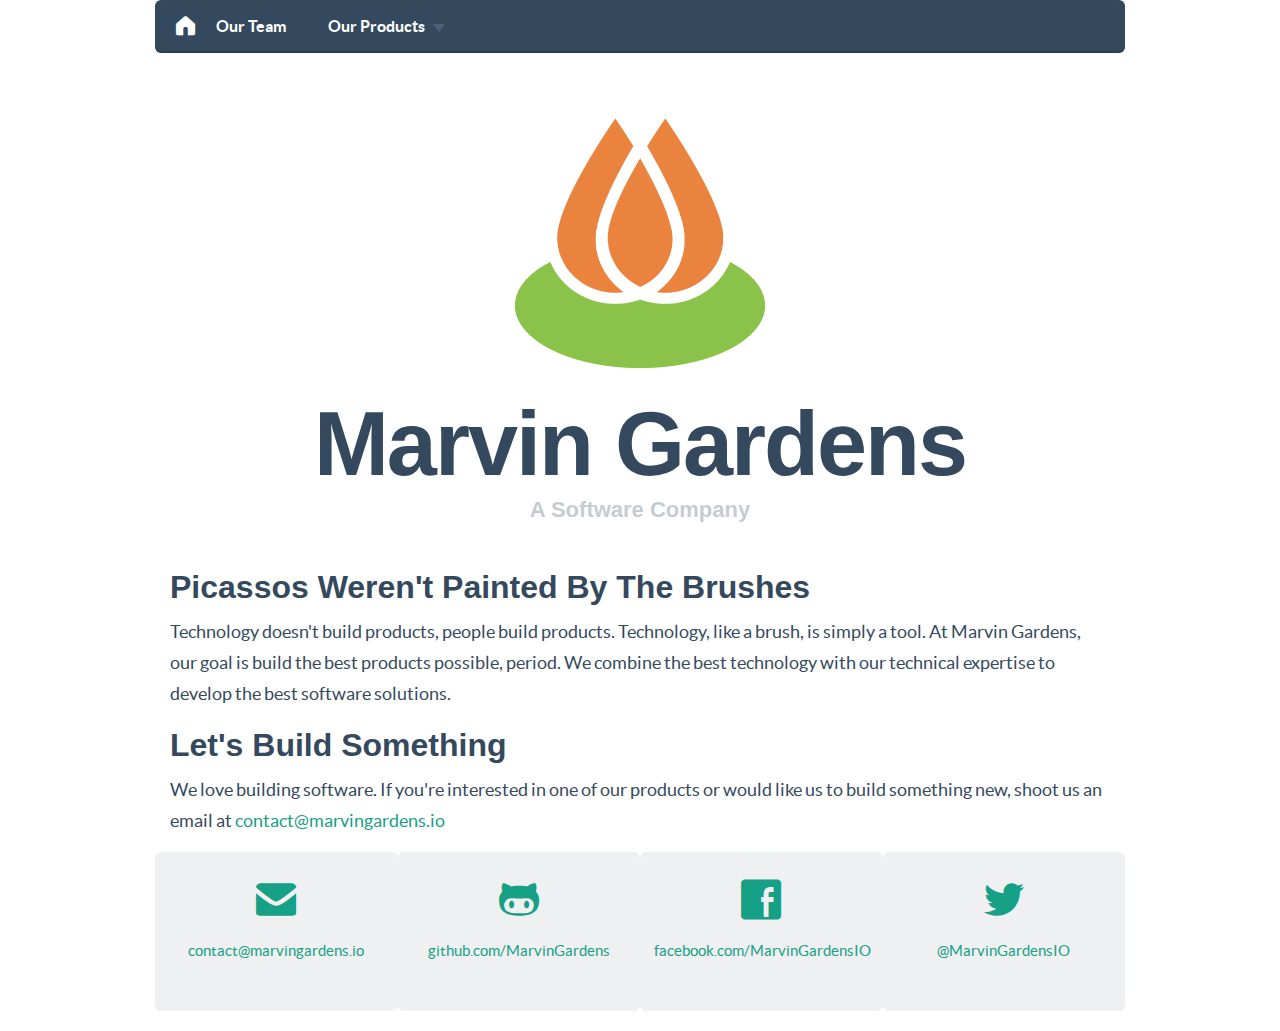
<file: index.html>
<!DOCTYPE html>
<html lang="en">
  <head>
    <meta charset="utf-8">
    <title>Marvin Gardens</title>
    <meta name="description" content="Official Site of Marvin Gardens."/>

    <meta name="viewport" content="width=1000, initial-scale=1.0, maximum-scale=1.0">

    <!-- Loading Bootstrap -->
    <link href="dist/css/vendor/bootstrap/css/bootstrap.min.css" rel="stylesheet">

    <!-- Loading Flat UI -->
    <link href="dist/css/flat-ui.css" rel="stylesheet">
    <link href="docs/assets/css/demo.css" rel="stylesheet">

    <link rel="shortcut icon" href="img/favicon.ico">

    <!-- HTML5 shim, for IE6-8 support of HTML5 elements. All other JS at the end of file. -->
    <!--[if lt IE 9]>
      <script src="dist/js/vendor/html5shiv.js"></script>
      <script src="dist/js/vendor/respond.min.js"></script>
    <![endif]-->
  </head>
  <body>
    <div class="container">
      <div class="row">
            <div class="col-xs-13">
              <nav class="navbar navbar-inverse navbar-embossed" role="navigation">
                <div class="navbar-header">
                  <button type="button" class="navbar-toggle" data-toggle="collapse" data-target="#navbar-collapse-01">
                    <span class="sr-only">Toggle navigation</span>
                  </button>
                  <a class="navbar-brand" href="#"><span class="fui-home"></span></a>
                </div>
                <div class="collapse navbar-collapse" id="navbar-collapse-01">
                  <ul class="nav navbar-nav navbar-left">
                    <li><a href="ourteam.html">Our Team</a></li>                  
                    <li class="dropdown">

                      <a href="#" data-toggle="dropdown">Our Products <b class="caret"></b></a>
                    
                    <ul class="dropdown-menu">
                      <li><a href="nectr.html">Nectr</a></li>                      
                    </ul>
                  </li>                    
                 </ul>
                </div><!-- /.navbar-collapse -->
              </nav><!-- /navbar -->
            </div>
          </div>



      <div class="demo-headline">
          <h1 class="demo-logo">
              <div class="logo"></div>
              Marvin Gardens
              <small>A Software Company</small>
          </h1>
        </div> <!-- /demo-headline -->
      

      <h1 class="demo-section-title">Picassos Weren't Painted By The Brushes</h1>
      <p>Technology doesn't build products, people build products. Technology, like a brush, is simply a tool. At Marvin Gardens, our goal is build the best products possible, period. We combine the best technology with our technical expertise to develop the best software solutions.</p>

<h1 class="demo-section-title">Let's Build Something</h1>
<p>We love building software. If you're interested in one of our products or would like us to build something new, shoot us an email at <a href="mailto:contact@marvingardens.io">contact@marvingardens.io</a></p>

    <div class="contact-bar">
      <div class="row">
        <a href="mailto:contact@marvingardens.io">
        <div class="tile col-xs-3 text-center">
          <div class="contact-glyph">
            <span class="fui-mail"></span>
          </div>
          <p>contact@marvingardens.io</p>
        </div>
      </a>
      <a href="http://github.com/MarvinGardens">
        <div class="tile col-xs-3 text-center">
          <div class="contact-glyph">
            <span class="fui-github"></span>            
          </div>
          <p>github.com/MarvinGardens</p>
        </div>
      </a>
      <a href="http://facebook.com/MarvinGardensIO">
        <div class="tile col-xs-3 text-center">
          <div class="contact-glyph">
          <span class="fui-facebook"></span>
          </div>
          <p>facebook.com/MarvinGardensIO</p>
        </div>
      </a>
      <a href="http://twitter.com/MarvinGardensIO">
        <div class="tile col-xs-3 text-center">
          <div class="contact-glyph">
          <span class="fui-twitter"></span>
          </div>
          <p>@MarvinGardensIO</p>
        </div>
      </div>
    </a>
 </div>

    </div> <!-- /container -->

    <footer>
      
    </footer>

    <script src="dist/js/vendor/jquery.min.js"></script>
    <script src="dist/js/vendor/video.js"></script>
    <script src="dist/js/flat-ui.min.js"></script>
    <script src="docs/assets/js/application.js"></script>
  </body>
</html>
</file>
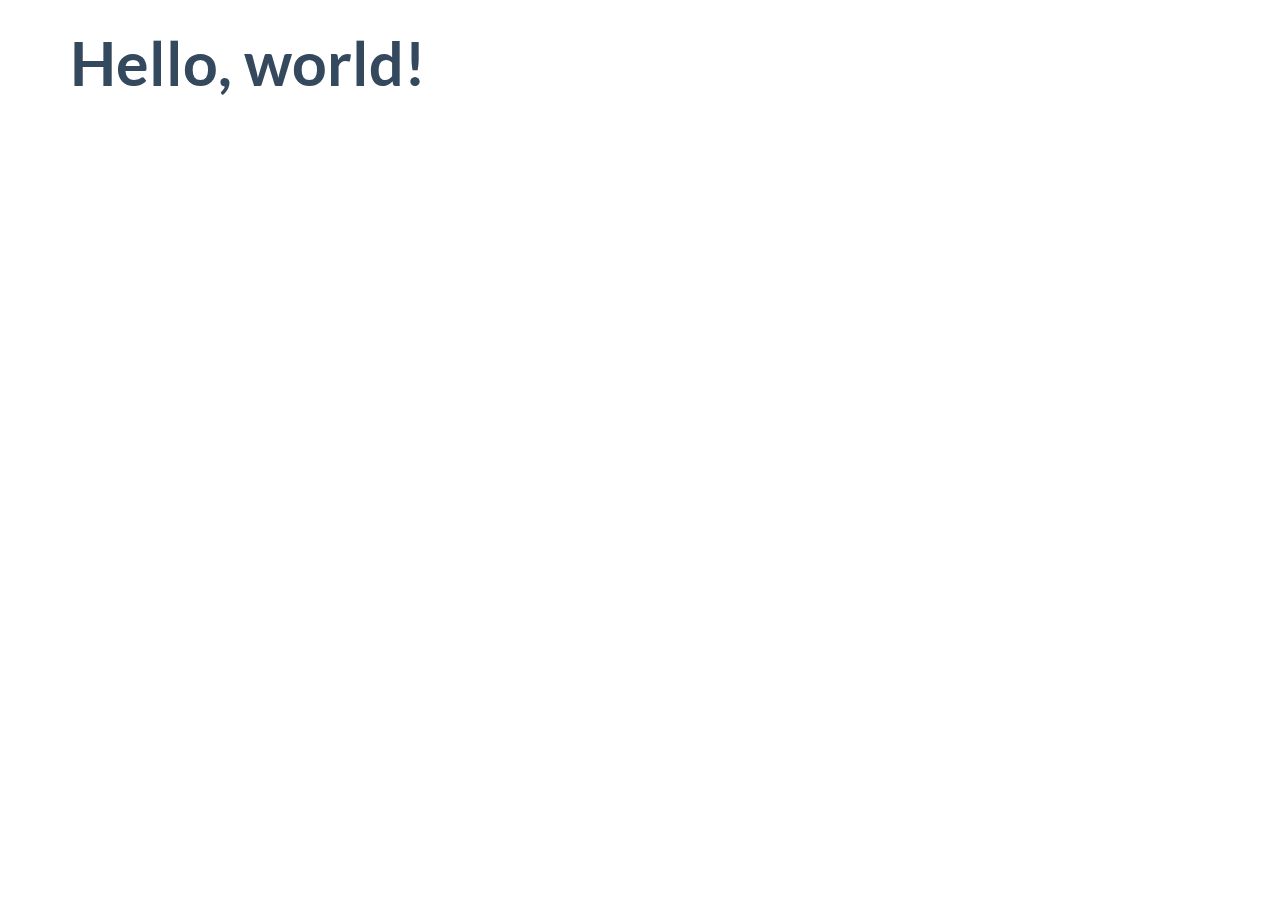
<file: dist/index.html>
<!DOCTYPE html>
<html lang="en">
  <head>
    <meta charset="utf-8">
    <title>Flat UI Free 101 Template</title>
    <meta name="viewport" content="width=device-width, initial-scale=1.0">

    <!-- Loading Bootstrap -->
    <link href="../dist/css/vendor/bootstrap/css/bootstrap.min.css" rel="stylesheet">

    <!-- Loading Flat UI -->
    <link href="../dist/css/flat-ui.min.css" rel="stylesheet">

    <link rel="shortcut icon" href="img/favicon.ico">

    <!-- HTML5 shim, for IE6-8 support of HTML5 elements. All other JS at the end of file. -->
    <!--[if lt IE 9]>
      <script src="js/vendor/html5shiv.js"></script>
      <script src="js/vendor/respond.min.js"></script>
    <![endif]-->
  </head>
  <body>
    <div class="container">
        <h1>Hello, world!</h1>
    </div>
    <!-- /.container -->


    <!-- jQuery (necessary for Flat UI's JavaScript plugins) -->
    <script src="../dist/js/vendor/jquery.min.js"></script>
    <!-- Include all compiled plugins (below), or include individual files as needed -->
    <script src="../dist/js/vendor/video.js"></script>
    <script src="../dist/js/flat-ui.min.js"></script>

  </body>
</html>
</file>
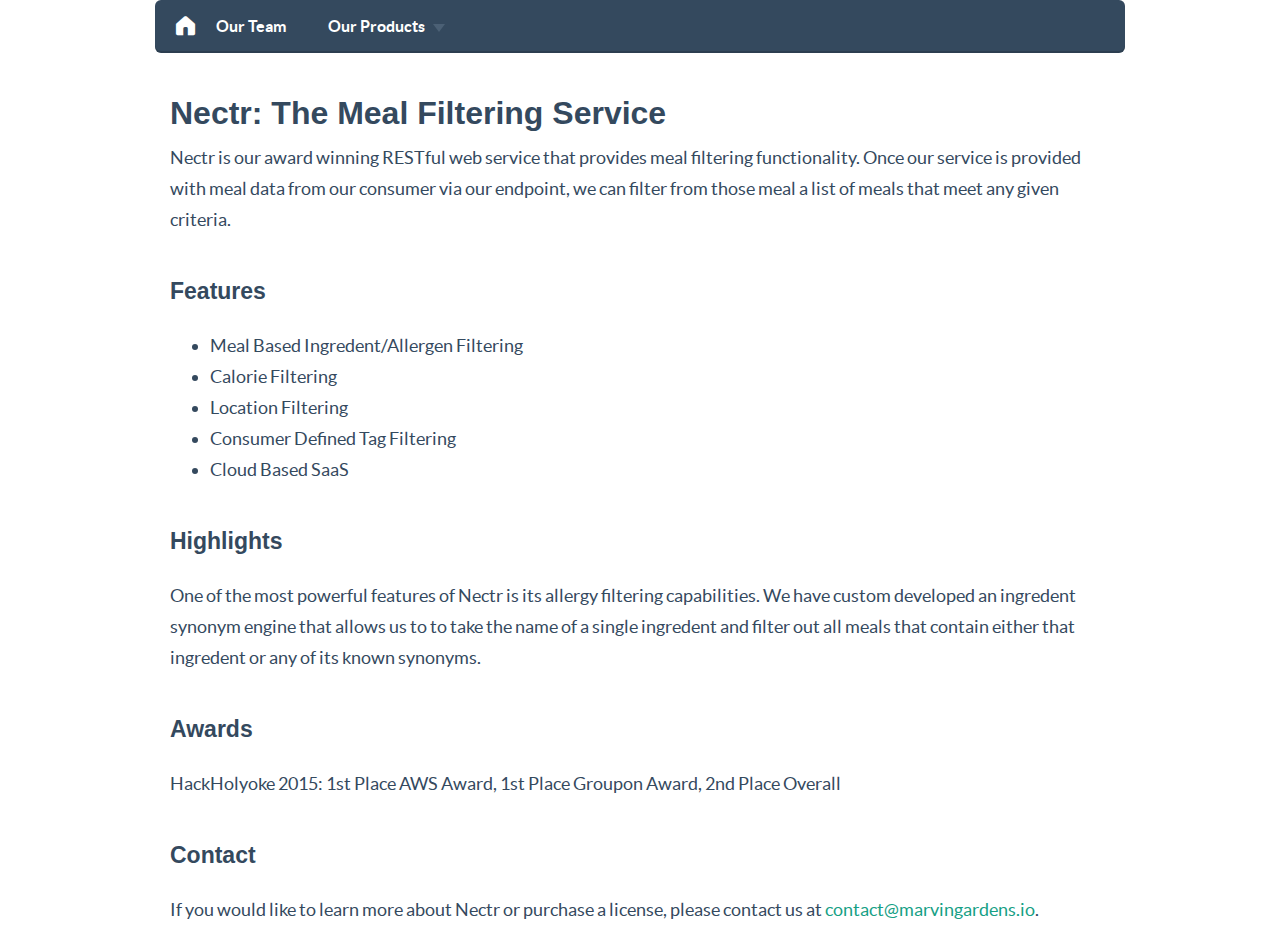
<file: nectr.html>
<!DOCTYPE html>
<html lang="en">
  <head>
    <meta charset="utf-8">
    <title>Marvin Gardens</title>
    <meta name="description" content="Official Site of Marvin Gardens."/>

    <meta name="viewport" content="width=1000, initial-scale=1.0, maximum-scale=1.0">

    <!-- Loading Bootstrap -->
    <link href="dist/css/vendor/bootstrap/css/bootstrap.min.css" rel="stylesheet">

    <!-- Loading Flat UI -->
    <link href="dist/css/flat-ui.css" rel="stylesheet">
    <link href="docs/assets/css/demo.css" rel="stylesheet">

    <link rel="shortcut icon" href="img/favicon.ico">

    <!-- HTML5 shim, for IE6-8 support of HTML5 elements. All other JS at the end of file. -->
    <!--[if lt IE 9]>
      <script src="dist/js/vendor/html5shiv.js"></script>
      <script src="dist/js/vendor/respond.min.js"></script>
    <![endif]-->
  </head>
  <body>
    <div class="container">
      <div class="row">
            <div class="col-xs-13">
              <nav class="navbar navbar-inverse navbar-embossed" role="navigation">
                <div class="navbar-header">
                  <button type="button" class="navbar-toggle" data-toggle="collapse" data-target="#navbar-collapse-01">
                    <span class="sr-only">Toggle navigation</span>
                  </button>
                  <a class="navbar-brand" href="index.html"><span class="fui-home"></span></a>
                </div>
                <div class="collapse navbar-collapse" id="navbar-collapse-01">
                  <ul class="nav navbar-nav navbar-left">
                    <li><a href="ourteam.html">Our Team</a></li>                  
                    <li class="dropdown">

                      <a href="#" data-toggle="dropdown">Our Products <b class="caret"></b></a>
                    
                    <ul class="dropdown-menu">
                      <li><a href="#">Nectr</a></li>                      
                    </ul>
                  </li>                    
                 </ul>
                </div><!-- /.navbar-collapse -->
              </nav><!-- /navbar -->
            </div>
          </div>

      <h1 class="demo-section-title">Nectr: The Meal Filtering Service</h1>
      <p>Nectr is our award winning RESTful web service that provides meal filtering functionality. Once our service is provided with meal data from our consumer via our endpoint, we can filter from those meal a list of meals that meet any given criteria. </p>      

      <h3 class="demo-panel-title">Features</h3>      
      <ul>
        <li>Meal Based Ingredent/Allergen Filtering</li>        
        <li>Calorie Filtering</li>
        <li>Location Filtering</li>
        <li>Consumer Defined Tag Filtering</li>
        <li>Cloud Based SaaS</li>
      </ul>

      <h3 class="demo-panel-title">Highlights</h3>      

      </p>One of the most powerful features of Nectr is its allergy filtering capabilities. We have custom developed an ingredent synonym engine that allows us to to take the name of a single ingredent and filter out all meals that contain either that ingredent or any of its known synonyms.</p>      

      <h3 class="demo-panel-title">Awards</h3>      

</p>HackHolyoke 2015: 1st Place AWS Award, 1st Place Groupon Award, 2nd Place Overall</p>

      <h3 class="demo-panel-title">Contact</h3>      

    </p>If you would like to learn more about Nectr or purchase a license, please contact us at  <a href="mailto:contact@marvingardens.io">contact@marvingardens.io</a>.</p>

    </div> <!-- /container -->

    <footer>
      
    </footer>

    <script src="dist/js/vendor/jquery.min.js"></script>
    <script src="dist/js/vendor/video.js"></script>
    <script src="dist/js/flat-ui.min.js"></script>
    <script src="docs/assets/js/application.js"></script>
  </body>
</html>
</file>
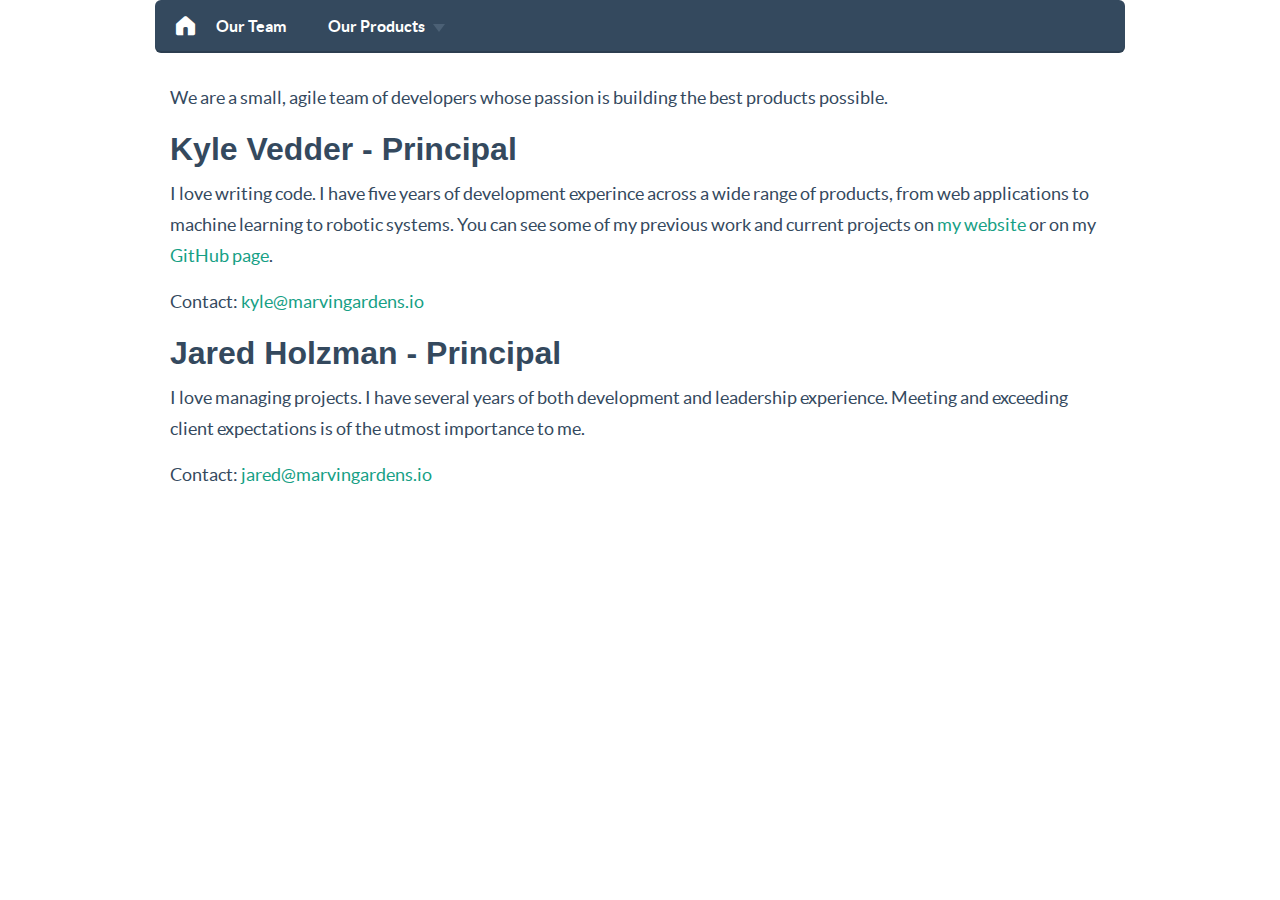
<file: ourteam.html>
<!DOCTYPE html>
<html lang="en">
  <head>
    <meta charset="utf-8">
    <title>Marvin Gardens</title>
    <meta name="description" content="Official Site of Marvin Gardens."/>

    <meta name="viewport" content="width=1000, initial-scale=1.0, maximum-scale=1.0">

    <!-- Loading Bootstrap -->
    <link href="dist/css/vendor/bootstrap/css/bootstrap.min.css" rel="stylesheet">

    <!-- Loading Flat UI -->
    <link href="dist/css/flat-ui.css" rel="stylesheet">
    <link href="docs/assets/css/demo.css" rel="stylesheet">

    <link rel="shortcut icon" href="img/favicon.ico">

    <!-- HTML5 shim, for IE6-8 support of HTML5 elements. All other JS at the end of file. -->
    <!--[if lt IE 9]>
      <script src="dist/js/vendor/html5shiv.js"></script>
      <script src="dist/js/vendor/respond.min.js"></script>
    <![endif]-->
  </head>
  <body>
    <div class="container">
      <div class="row">
            <div class="col-xs-13">
              <nav class="navbar navbar-inverse navbar-embossed" role="navigation">
                <div class="navbar-header">
                  <button type="button" class="navbar-toggle" data-toggle="collapse" data-target="#navbar-collapse-01">
                    <span class="sr-only">Toggle navigation</span>
                  </button>
                  <a class="navbar-brand" href="index.html"><span class="fui-home"></span></a>
                </div>
                <div class="collapse navbar-collapse" id="navbar-collapse-01">
                  <ul class="nav navbar-nav navbar-left">
                    <li><a href="#">Our Team</a></li>                  
                    <li class="dropdown">

                      <a href="#" data-toggle="dropdown">Our Products <b class="caret"></b></a>
                    
                    <ul class="dropdown-menu">
                      <li><a href="nectr.html">Nectr</a></li>                      
                    </ul>
                  </li>                    
                 </ul>
                </div><!-- /.navbar-collapse -->
              </nav><!-- /navbar -->
            </div>
          </div>



      

      <p>We are a small, agile team of developers whose passion is building the best products possible.</p>

      <h1 class="demo-section-title">Kyle Vedder - Principal</h1>
      <p>I love writing code. I have five years of development experince across a wide range of products, from web applications to machine learning to robotic systems. You can see some of my previous work and current projects on <a href="http://vedder.io">my website</a> or on my <a href="http://github.com/KyleVedder">GitHub page</a>.</p>

      <p>Contact: <a href="mailto:kyle@marvingardens.io">kyle@marvingardens.io</a></p>

      <h1 class="demo-section-title">Jared Holzman - Principal</h1>
      <p>I love managing projects. I have several years of both development and leadership experience. Meeting and exceeding client expectations is of the utmost importance to me. </p>

      <p>Contact: <a href="mailto:jared@marvingardens.io">jared@marvingardens.io</a></p>



    </div> <!-- /container -->

    <footer>
      
    </footer>

    <script src="dist/js/vendor/jquery.min.js"></script>
    <script src="dist/js/vendor/video.js"></script>
    <script src="dist/js/flat-ui.min.js"></script>
    <script src="docs/assets/js/application.js"></script>
  </body>
</html>
</file>
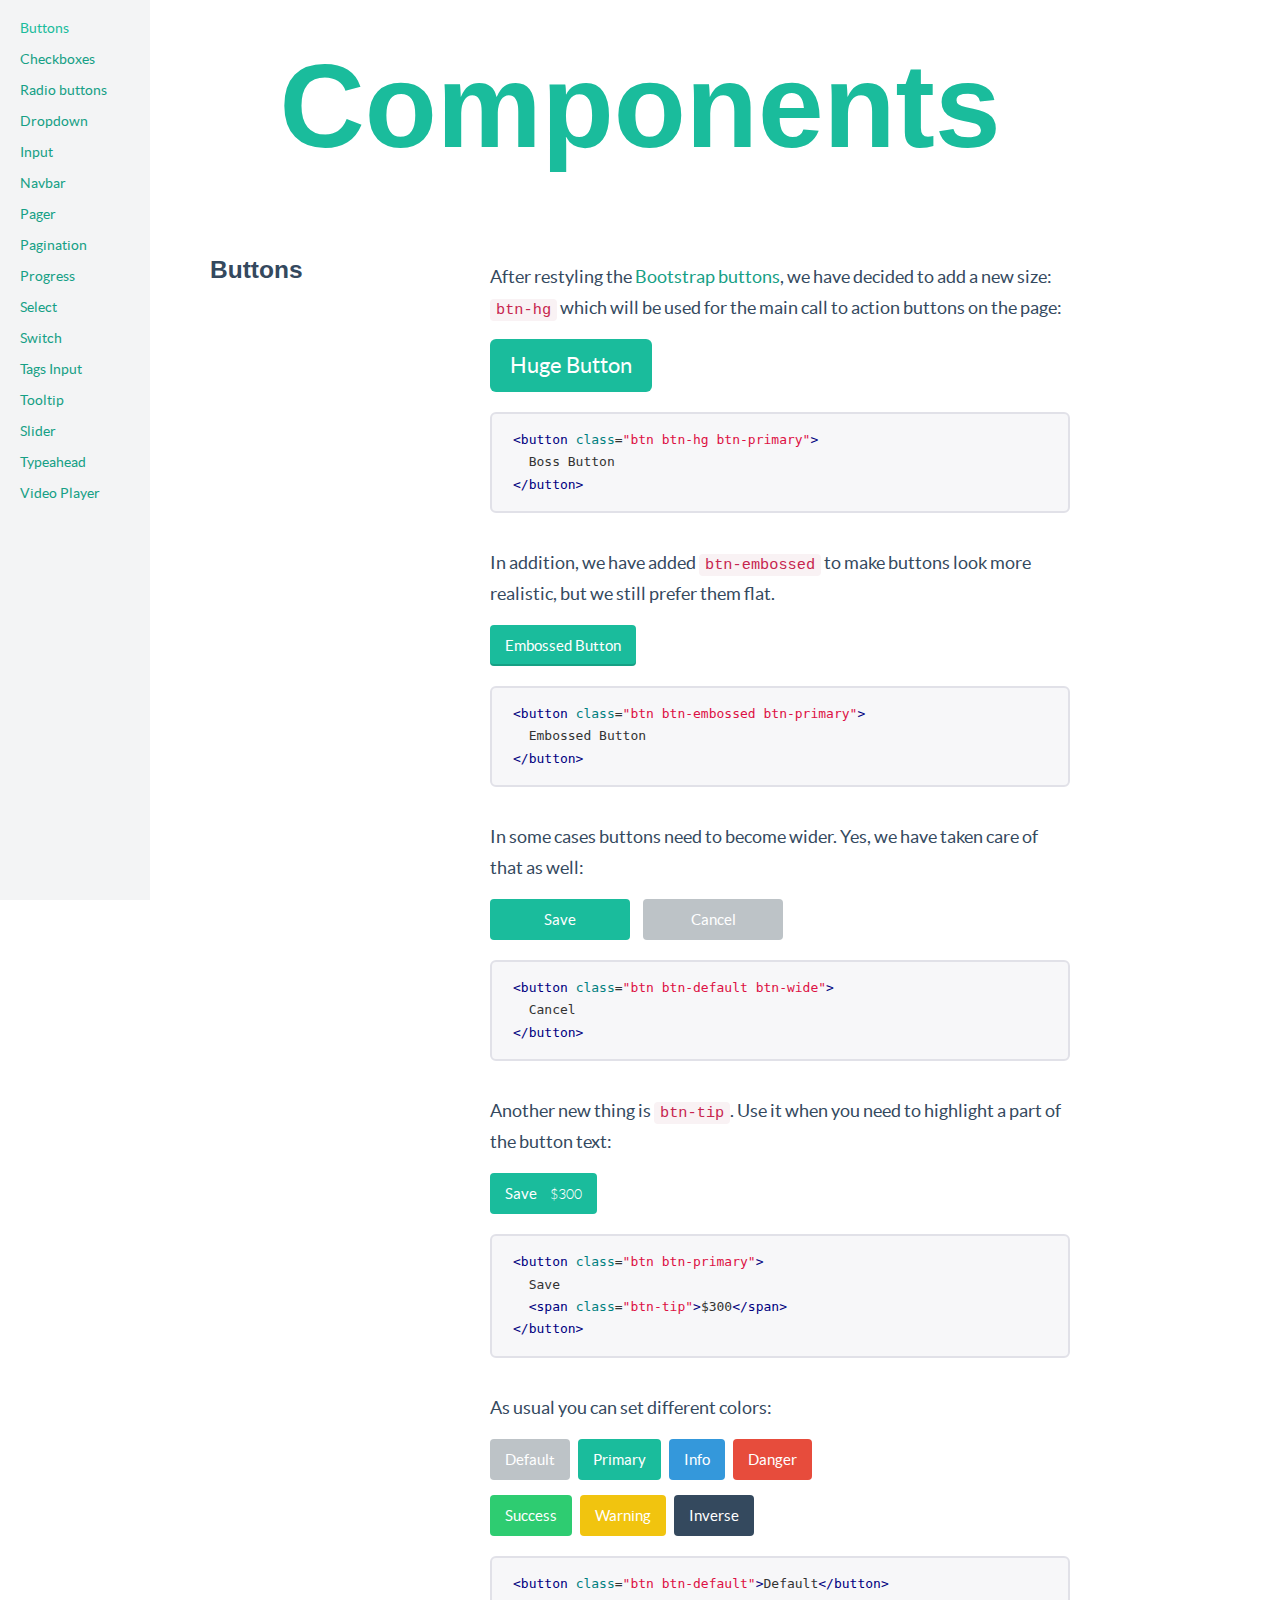
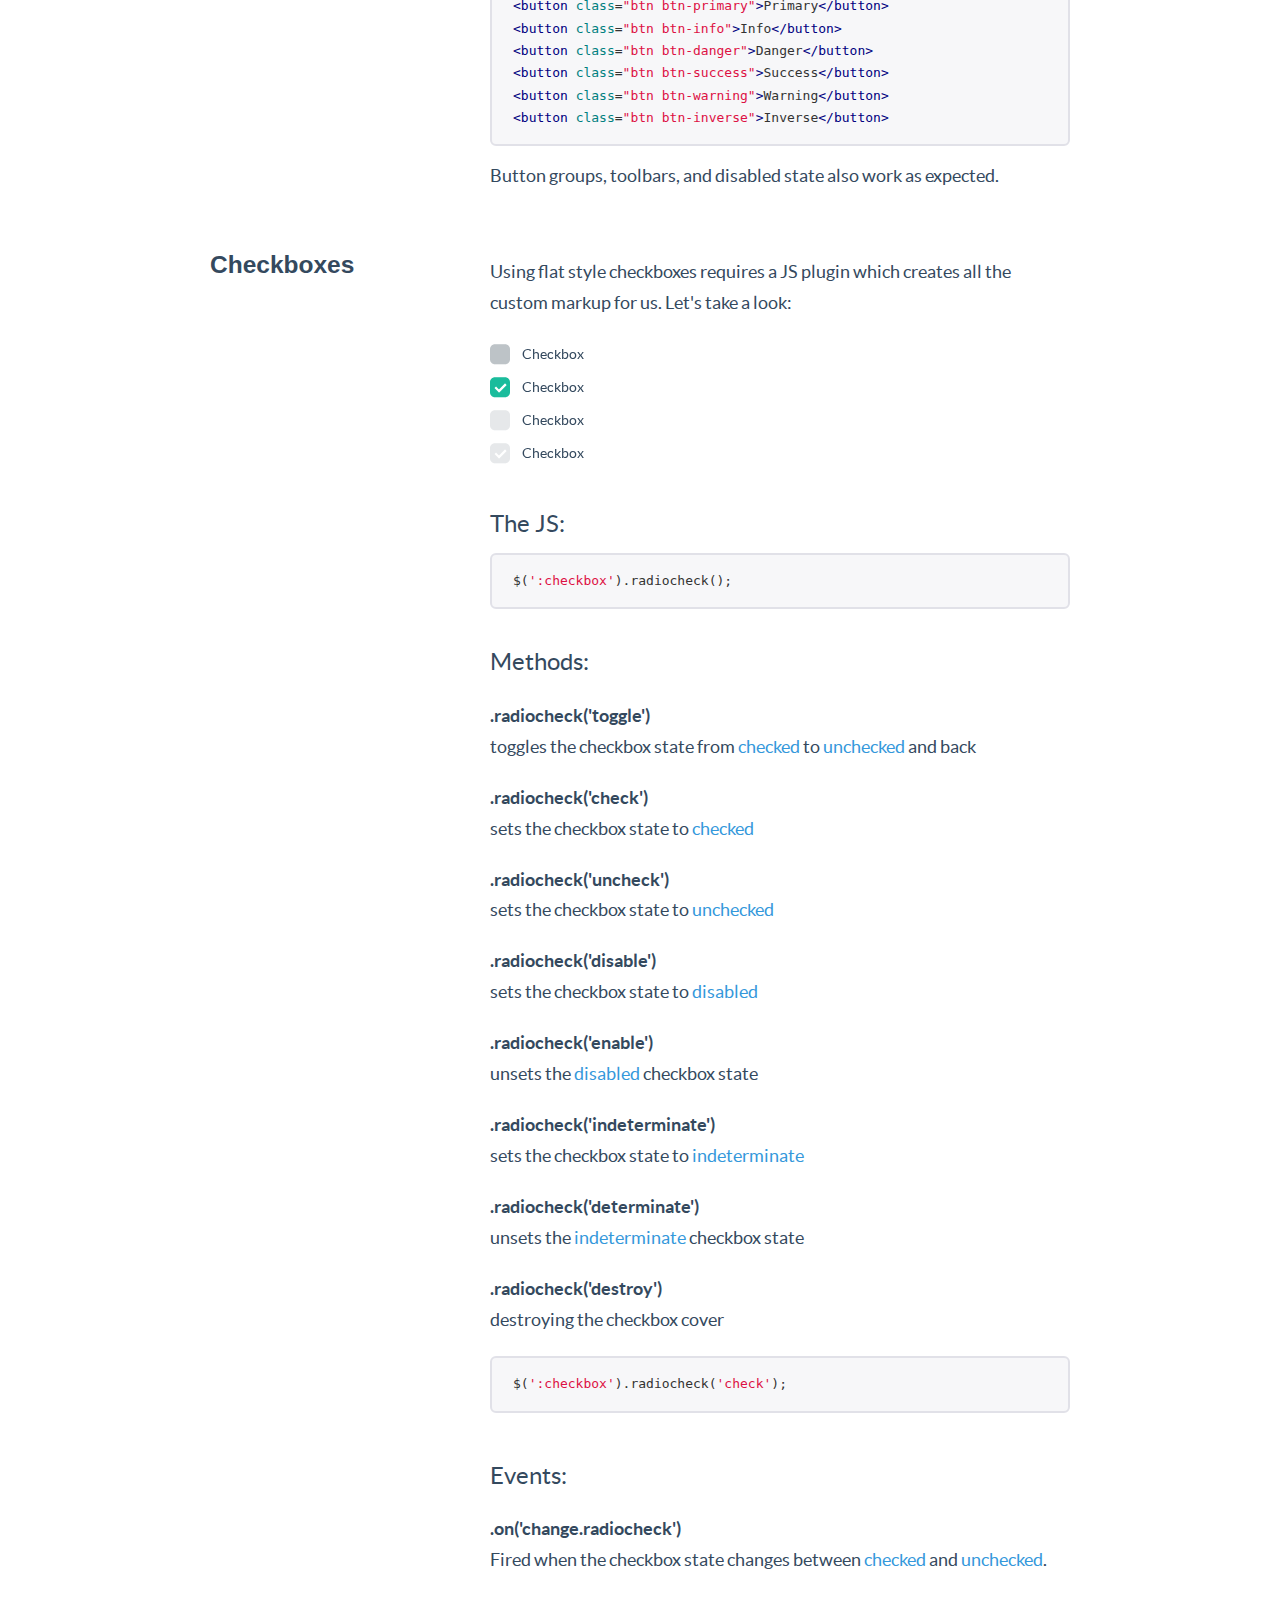
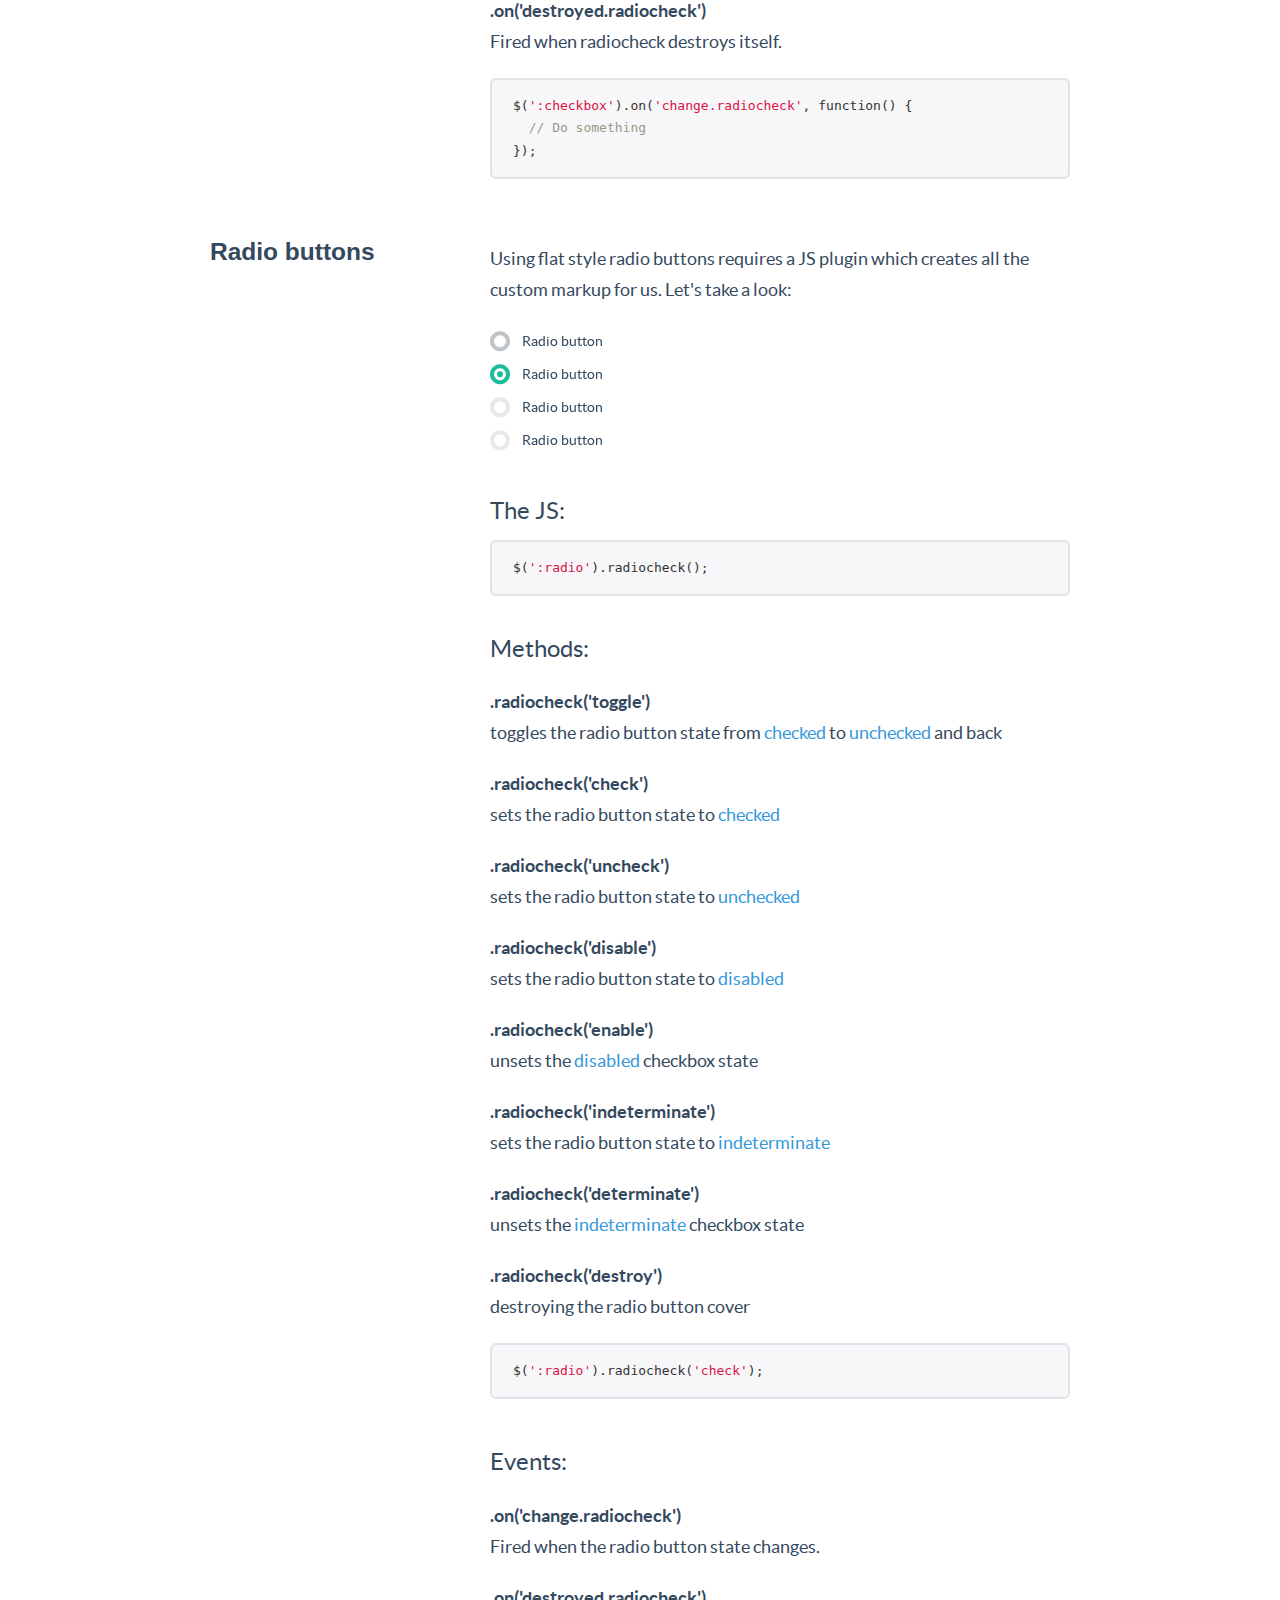
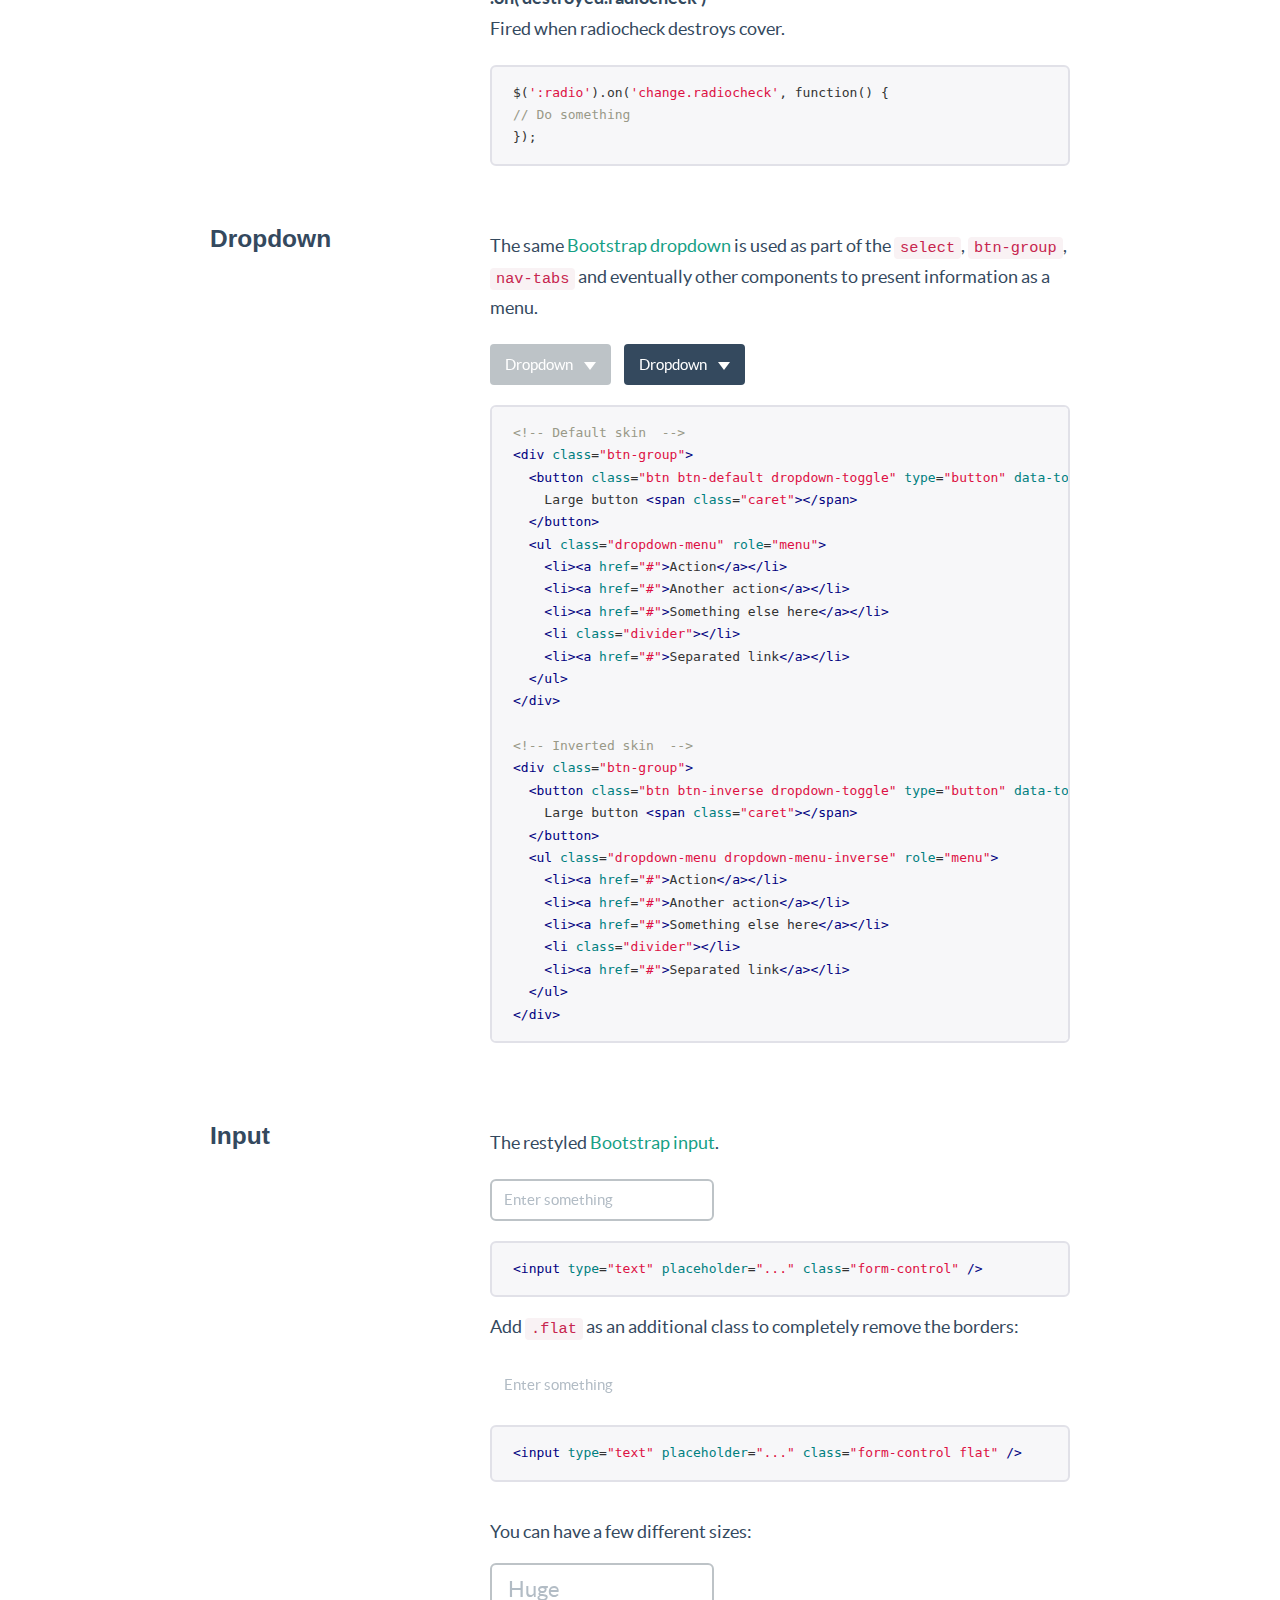
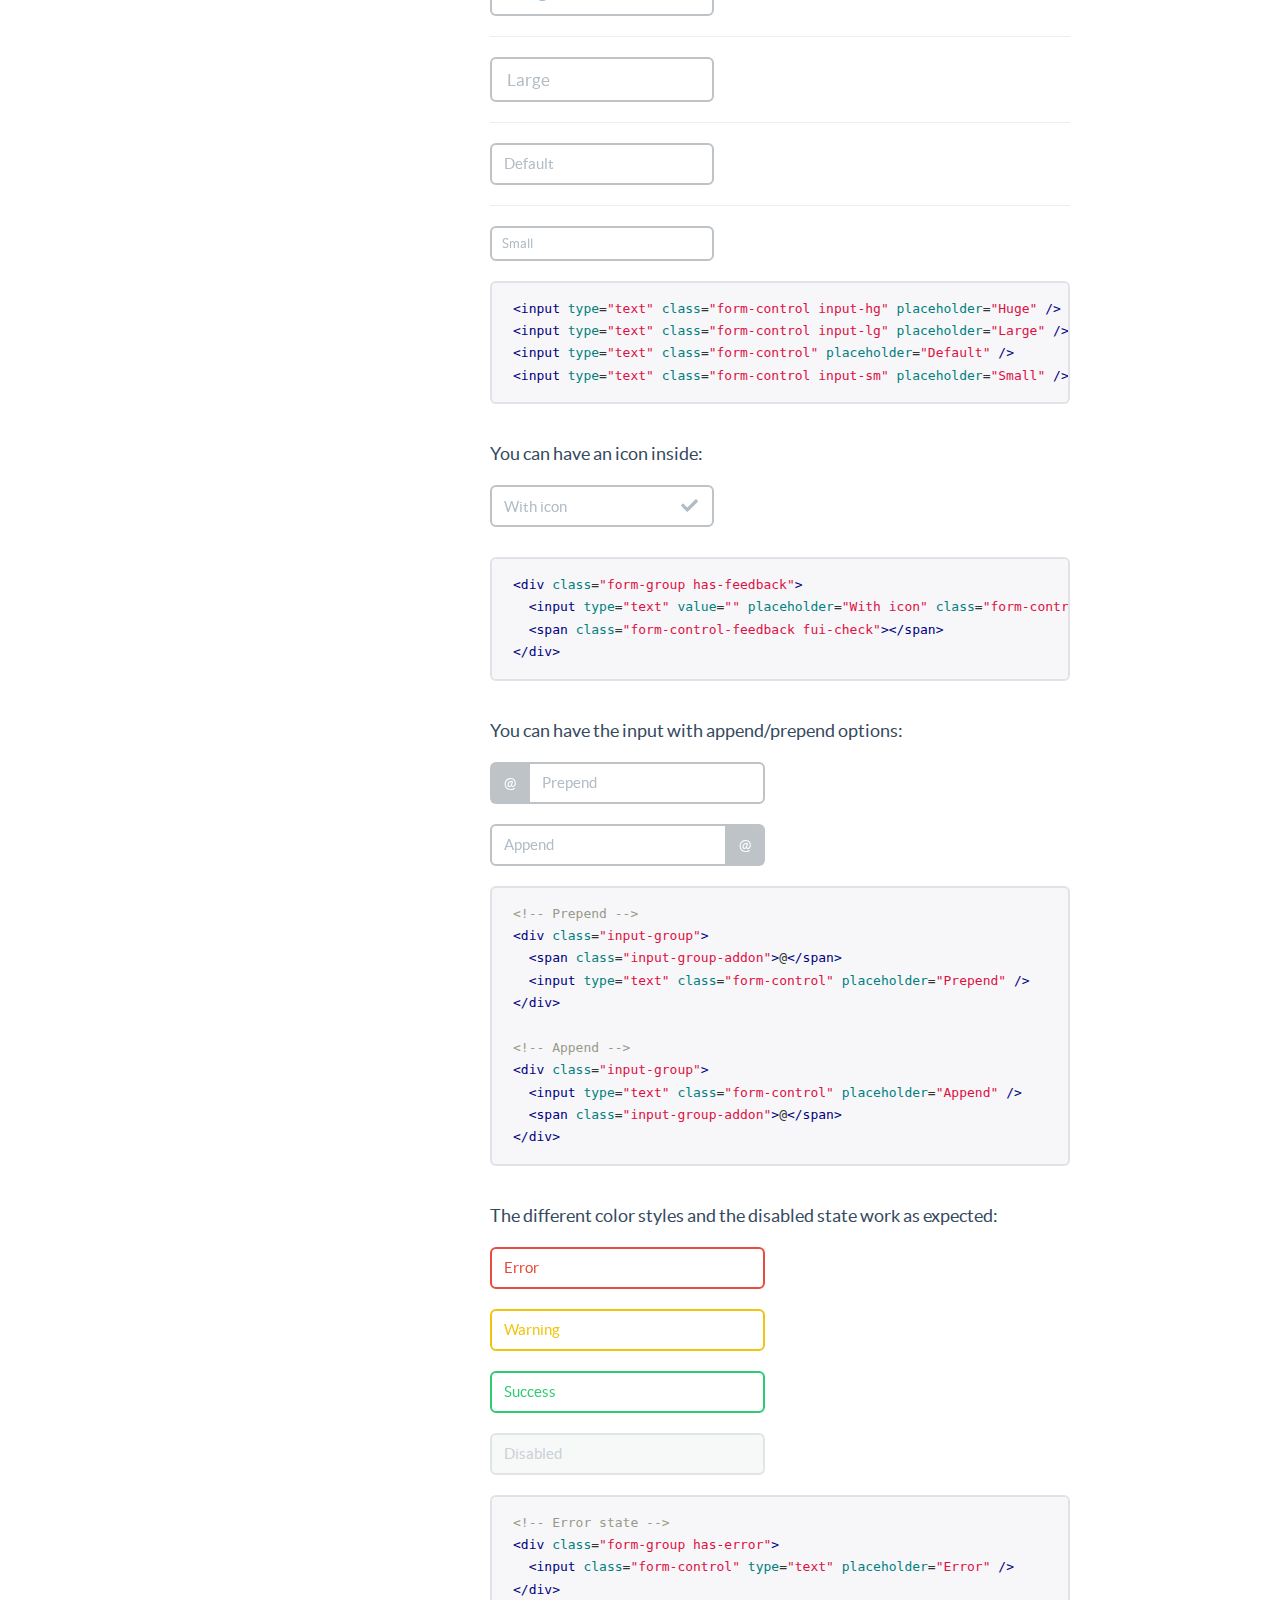
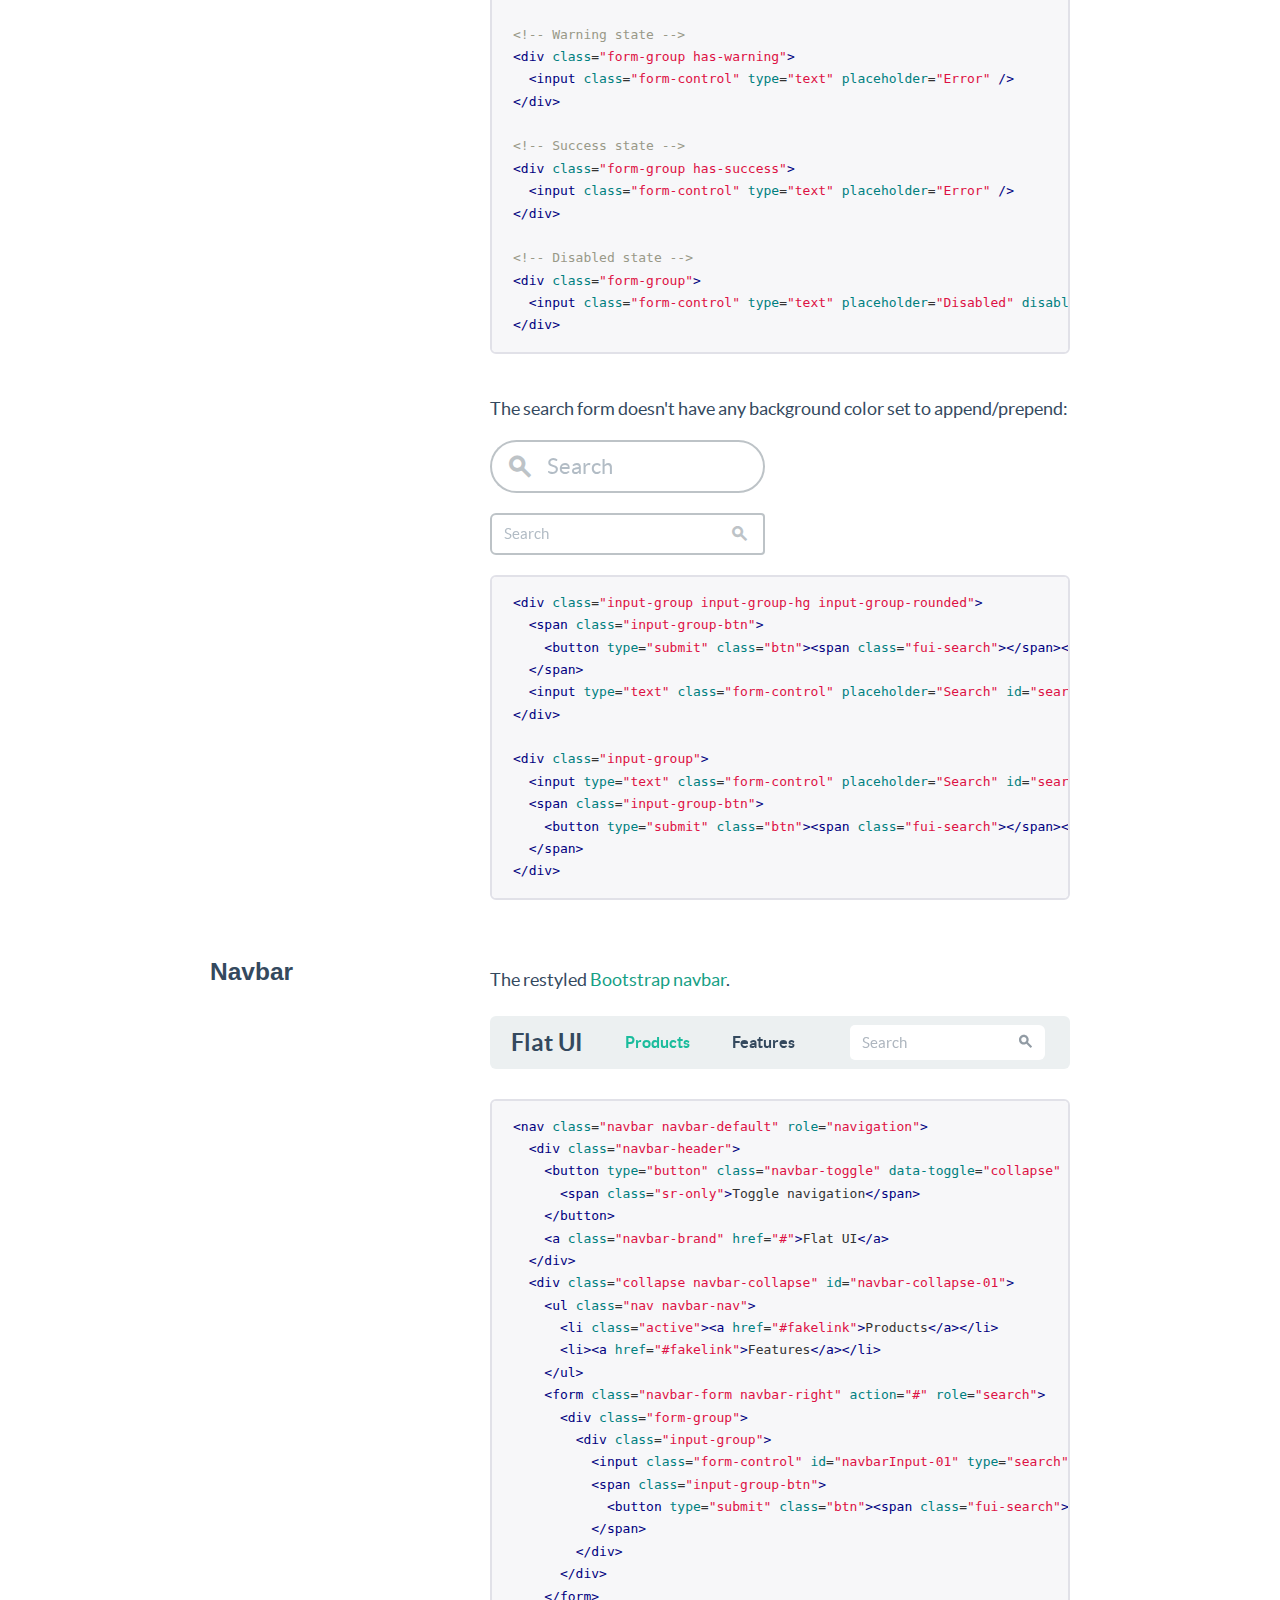
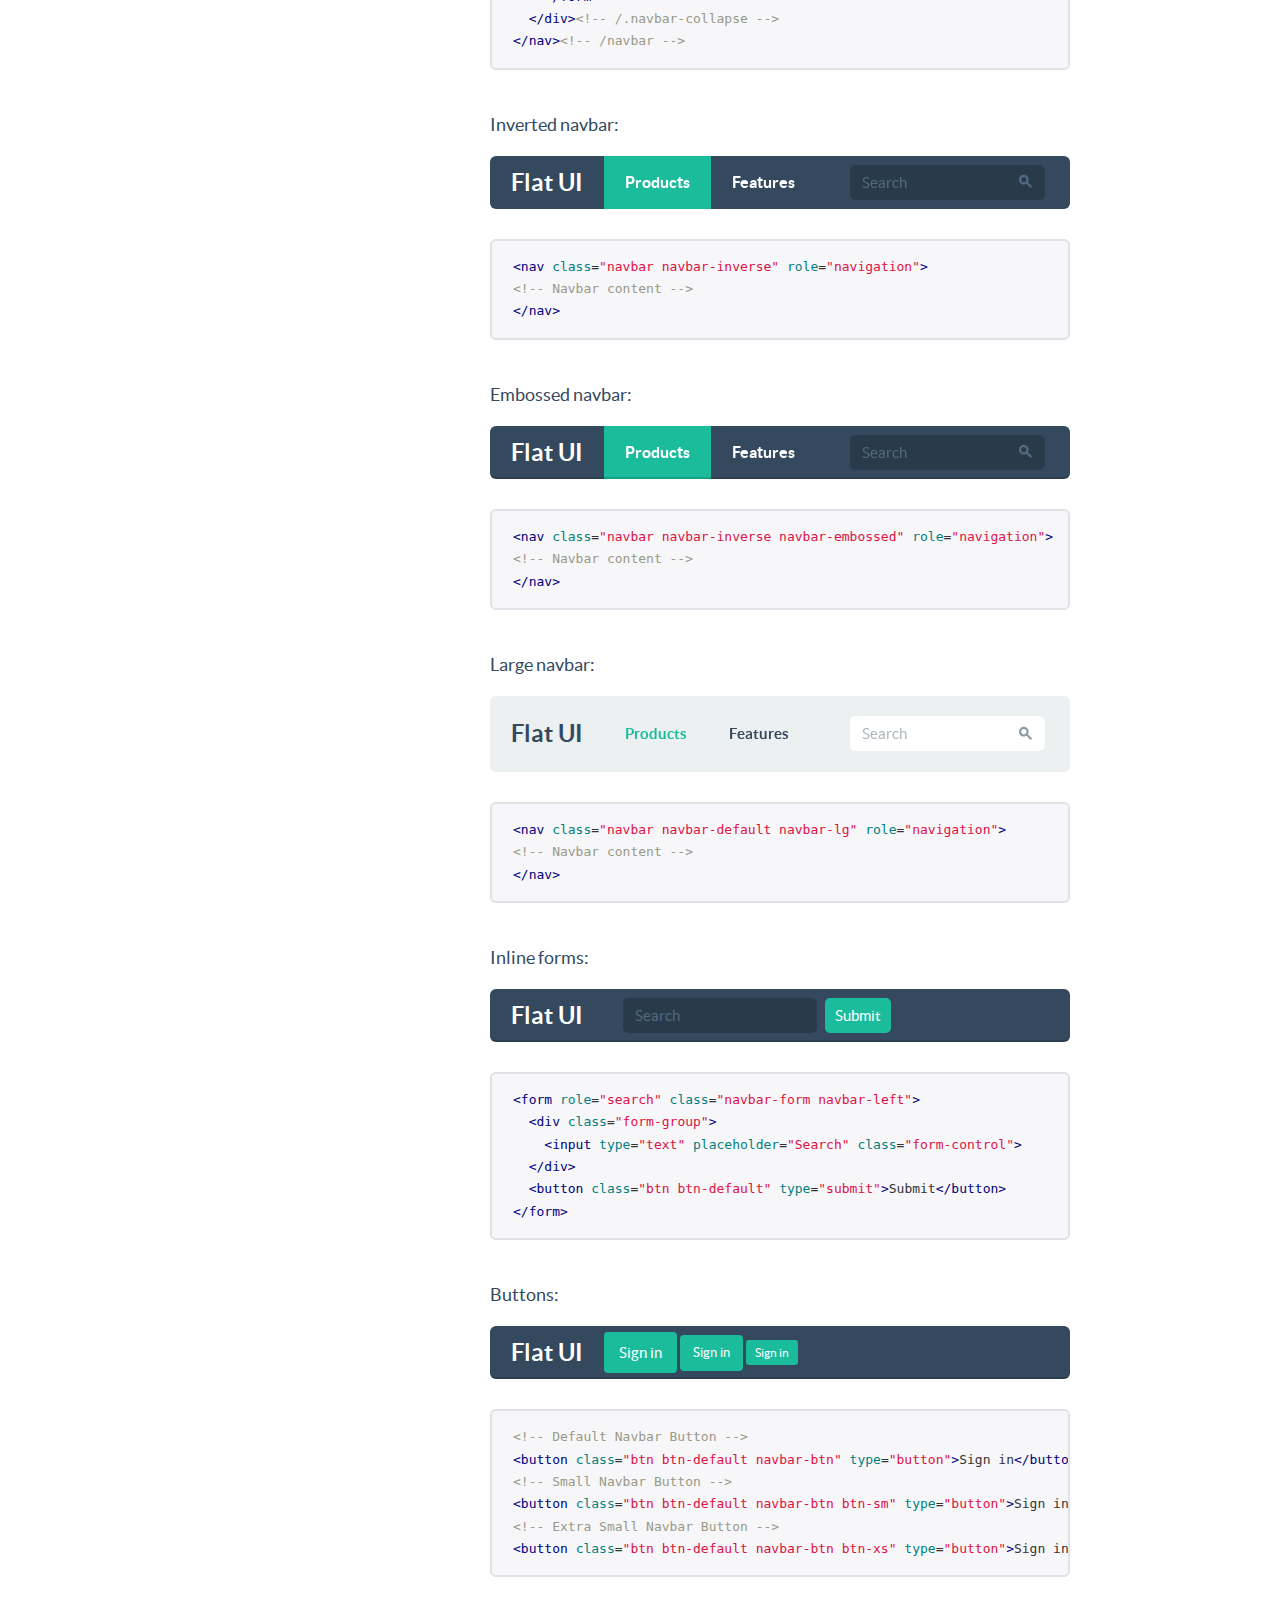
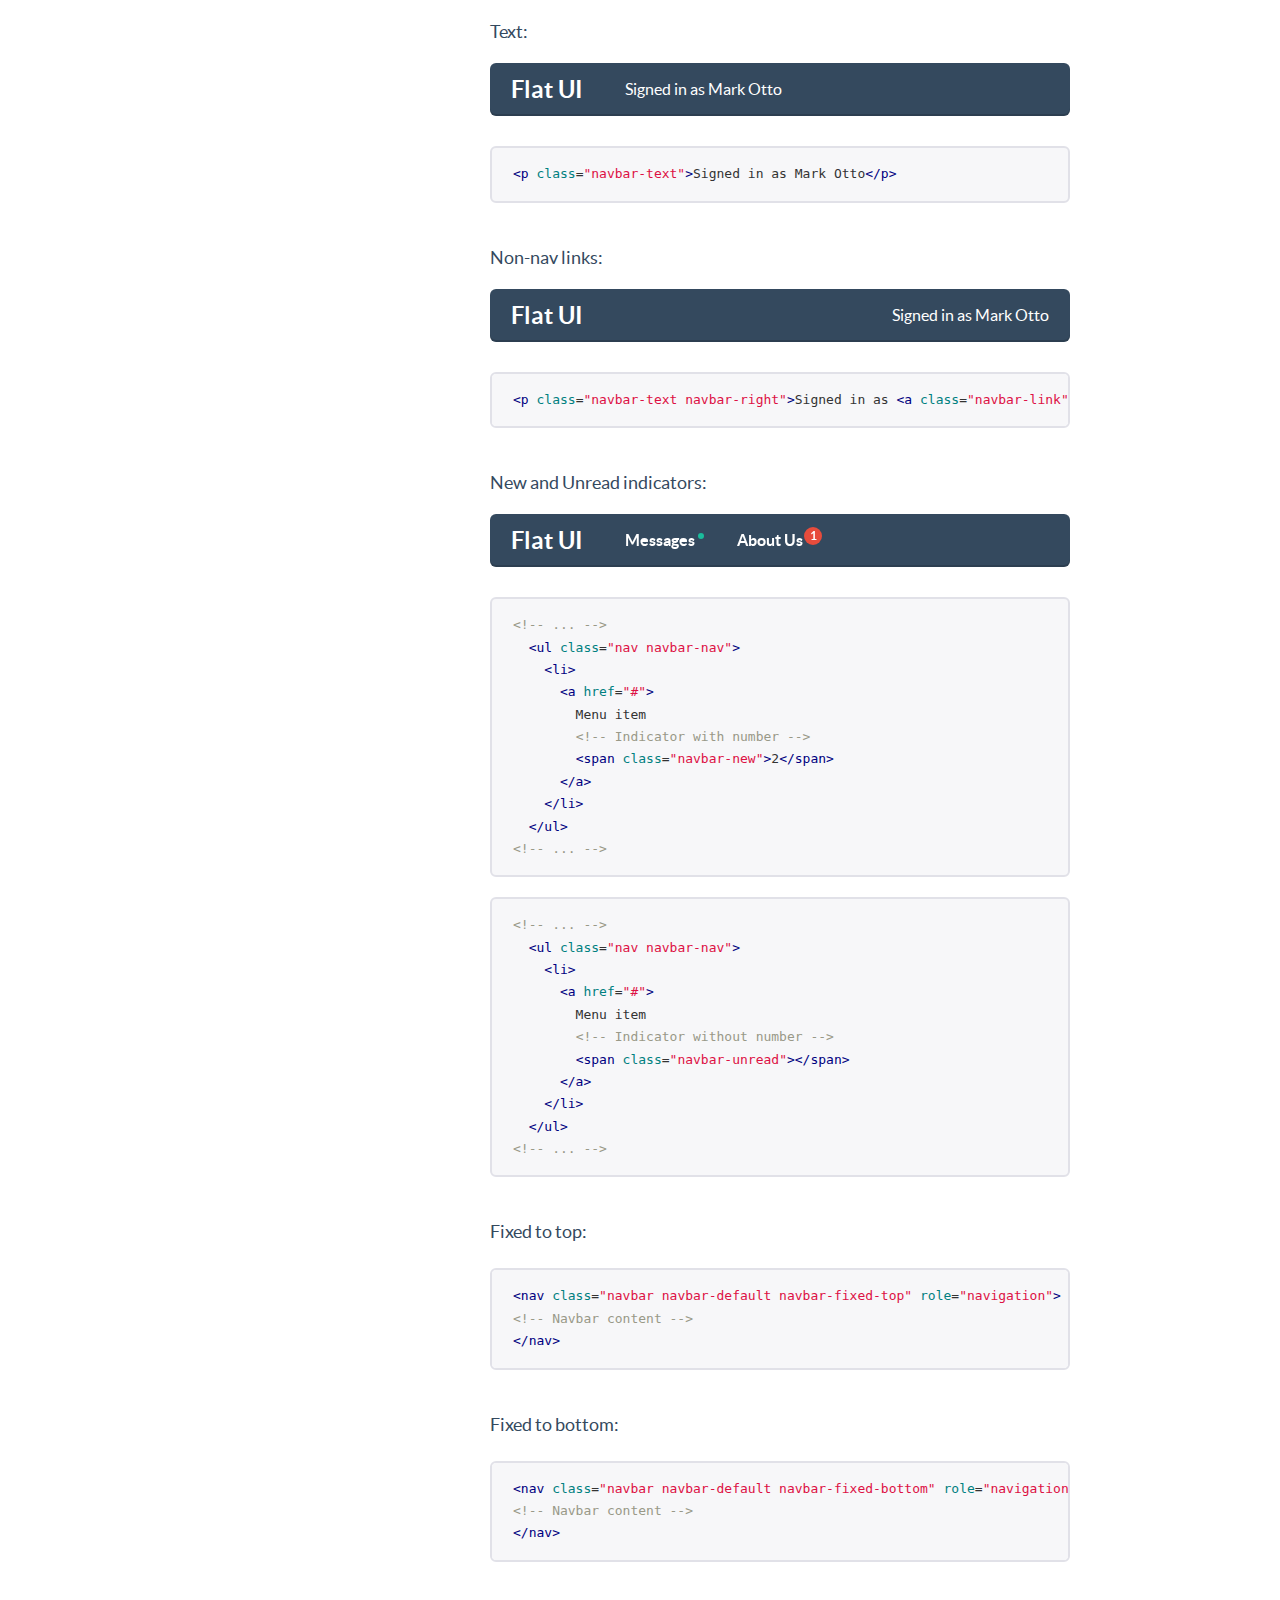
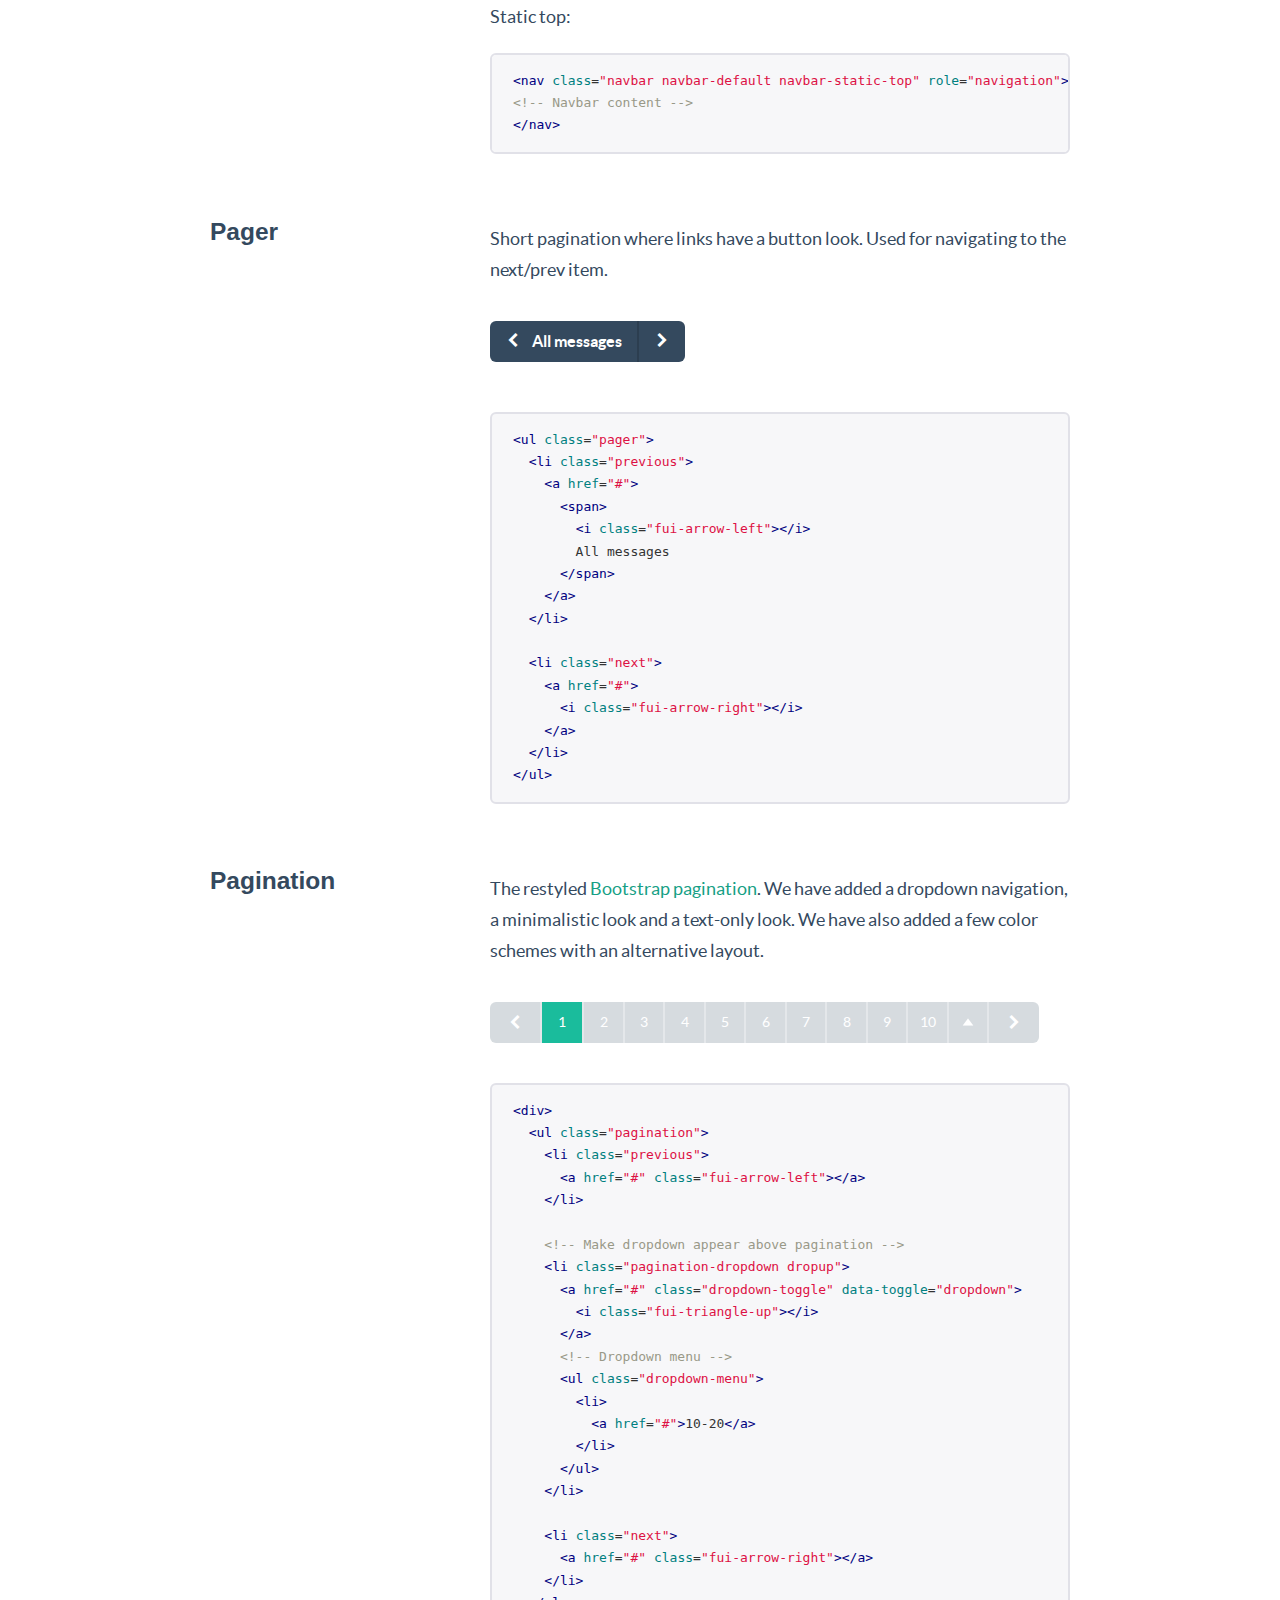
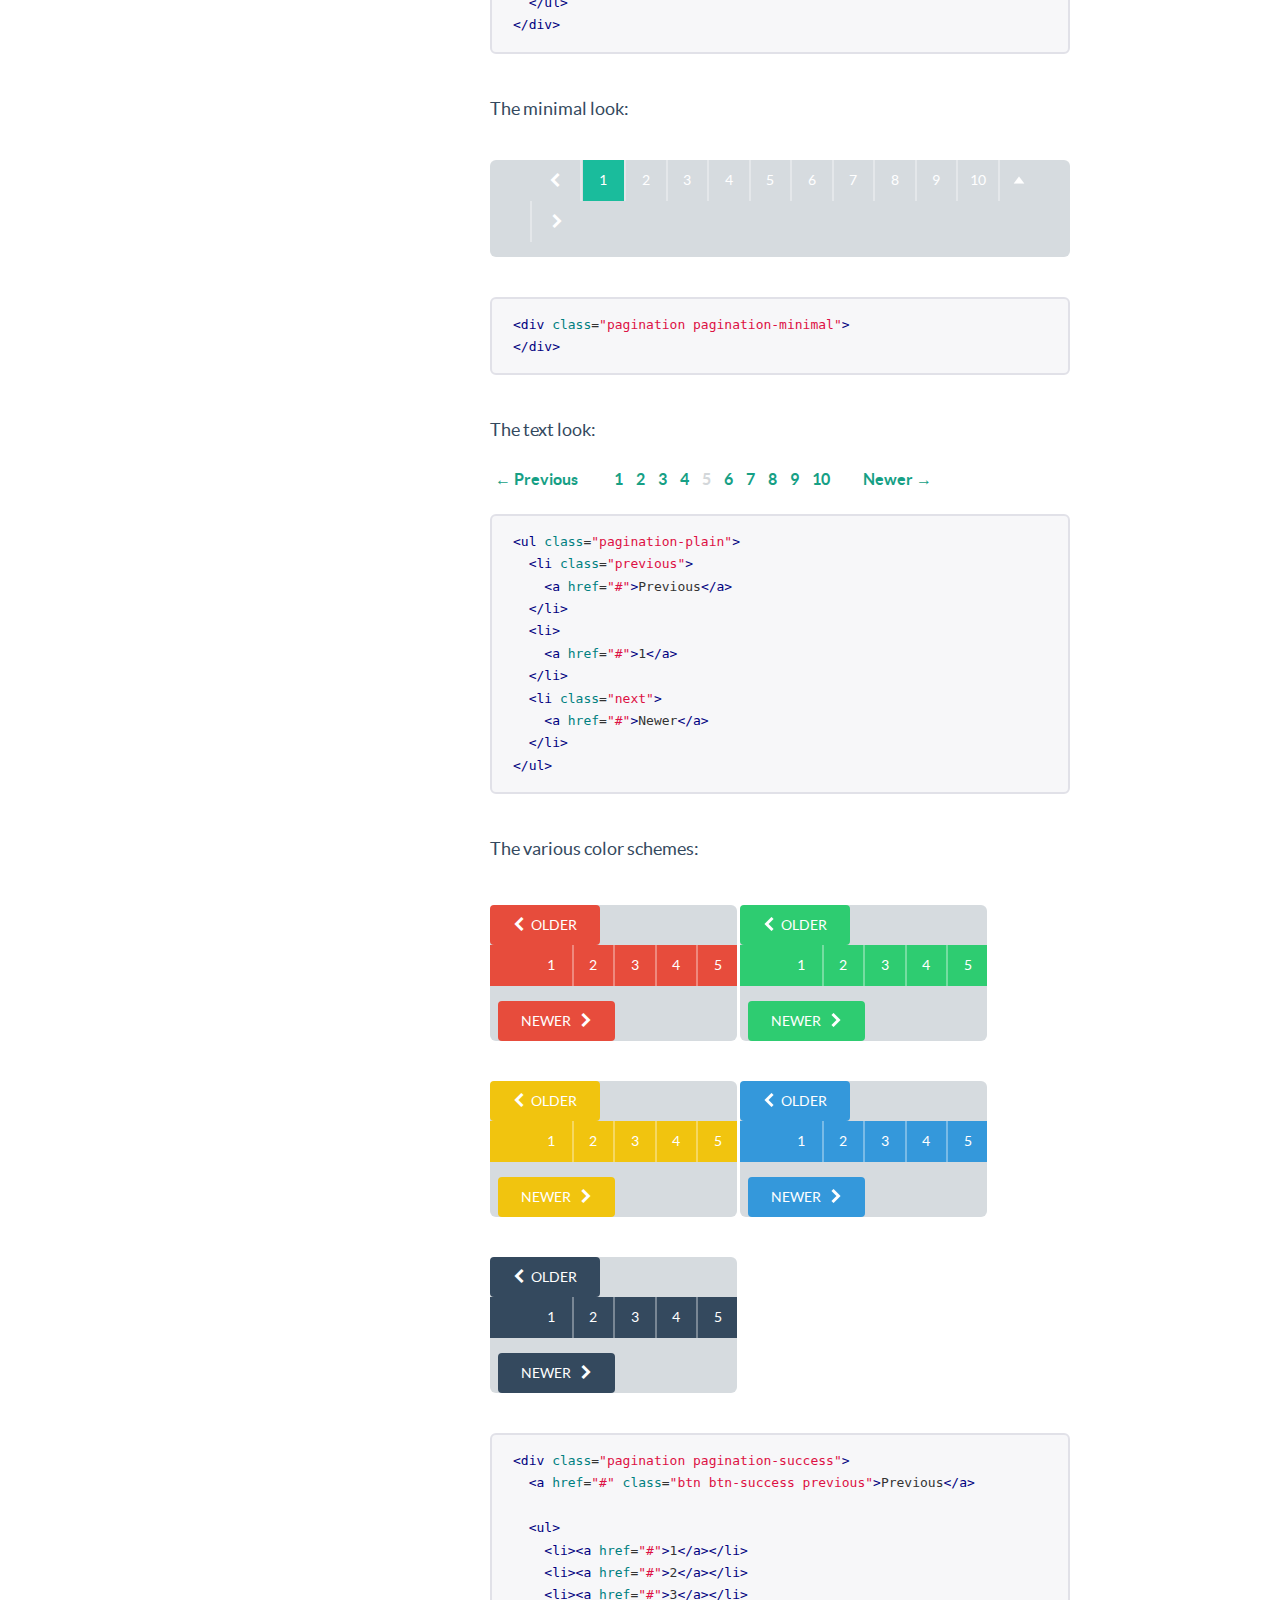
<file: docs/components.html>
<!DOCTYPE html>
<html lang="en">
  <head>
    <meta charset="utf-8">
    <title>Components &middot; Flat UI Free</title>
    <meta name="viewport" content="width=device-width, initial-scale=1.0">

    <!-- Loading Bootstrap -->
    <link href="../dist/css/vendor/bootstrap/css/bootstrap.min.css" rel="stylesheet">

    <!-- Loading Flat UI -->
    <link href="../dist/css/flat-ui.min.css" rel="stylesheet">
    <link href="assets/css/docs.css" rel="stylesheet">

    <link rel="shortcut icon" href="../img/favicon.ico">

    <!-- HTML5 shim, for IE6-8 support of HTML5 elements. All other JS at the end of file. -->
    <!--[if lt IE 9]>
      <script src="../dist/js/vendor/html5shiv.js"></script>
      <script src="../dist/js/vendor/respond.min.js"></script>
    <![endif]-->
  </head>
  <body>
    <ul class="demo-sidebar hide-on-tablets">
      <li><a href="#fui-button">Buttons</a></li>
      <li><a href="#fui-checkbox">Checkboxes</a></li>
      <li><a href="#fui-radio">Radio buttons</a></li>
      <li><a href="#fui-dropdown">Dropdown</a></li>
      <li><a href="#fui-input">Input</a></li>
      <li><a href="#fui-navbar">Navbar</a></li>
      <li><a href="#fui-pager">Pager</a></li>
      <li><a href="#fui-pagination">Pagination</a></li>
      <li><a href="#fui-progress">Progress</a></li>
      <li><a href="#fui-select">Select</a></li>
      <li><a href="#fui-switch">Switch</a></li>
      <li><a href="#fui-tagsinput">Tags Input</a></li>
      <li><a href="#fui-tooltip">Tooltip</a></li>
      <li><a href="#fui-slider">Slider</a></li>
      <li><a href="#fui-typeahead">Typeahead</a></li>
      <li><a href="#fui-videoplayer">Video Player</a></li>
    </ul> <!-- /nav -->

		<h1 class="demo-headline">Components</h1>
    <div class="container">
    	<div id="fui-button"></div>

      <div class="demo-row">
        <div class="demo-title">
          <h3>Buttons</h3>
        </div>

        <div class="demo-content">
          <p>
            After restyling the <a href="http://getbootstrap.com/css/#buttons">Bootstrap buttons</a>, we have decided to add a new size: <code>btn-hg</code> which will be used for the main call to action buttons on the page:
          </p>
          <p class="mbl">
            <button class="btn btn-hg btn-primary">Huge Button</button>
          </p>
<pre class="prettyprint">
&lt;button class="btn btn-hg btn-primary"&gt;
  Boss Button
&lt;/button&gt;
</pre>

          <p class="ptl">
            In addition, we have added <code>btn-embossed</code> to make buttons look more realistic, but we still prefer them flat.
          </p>
          <p class="mbl">
            <button class="btn btn-embossed btn-primary">Embossed Button</button>
          </p>
<pre class="prettyprint">
&lt;button class="btn btn-embossed btn-primary"&gt;
  Embossed Button
&lt;/button&gt;
</pre>

          <p class="ptl">
            In some cases buttons need to become wider. Yes, we have taken care of that as well:
          </p>
          <p class="mbl">
            <button class="btn btn-wide btn-primary mrm">Save</button>
            <button class="btn btn-wide btn-default">Cancel</button>
          </p>
<pre class="prettyprint">
&lt;button class="btn btn-default btn-wide"&gt;
  Cancel
&lt;/button&gt;
</pre>

          <p class="ptl">
            Another new thing is <code>btn-tip</code>. Use it when you need to highlight a part of the button text:
          </p>
          <p class="mbl">
            <button class="btn btn-primary">
              Save
              <span class="btn-tip">$300</span>
            </button>
          </p>
<pre class="prettyprint">
&lt;button class="btn btn-primary"&gt;
  Save
  &lt;span class="btn-tip"&gt;$300&lt;/span&gt;
&lt;/button&gt;
</pre>

          <p class="ptl">
            As usual you can set different colors:
          </p>
          <p>
	          <button class="btn btn-default mrs">Default</button>
            <button class="btn btn-primary mrs">Primary</button>
            <button class="btn btn-info mrs">Info</button>
            <button class="btn btn-danger mrs">Danger</button>
          </p>
          <p class="mbl">
            <button class="btn btn-success mrs">Success</button>
            <button class="btn btn-warning mrs">Warning</button>
            <button class="btn btn-inverse mrs">Inverse</button>
          </p>
<pre class="prettyprint">
&lt;button class="btn btn-default"&gt;Default&lt;/button&gt;
&lt;button class="btn btn-primary"&gt;Primary&lt;/button&gt;
&lt;button class="btn btn-info"&gt;Info&lt;/button&gt;
&lt;button class="btn btn-danger"&gt;Danger&lt;/button&gt;
&lt;button class="btn btn-success"&gt;Success&lt;/button&gt;
&lt;button class="btn btn-warning"&gt;Warning&lt;/button&gt;
&lt;button class="btn btn-inverse"&gt;Inverse&lt;/button&gt;
</pre>

          <p>
            Button groups, toolbars, and disabled state also work as expected.
          </p>

          <div id="fui-checkbox"></div>
        </div>
      </div><!-- /.demo-row -->


      <div class="demo-row">
        <div class="demo-title">
          <h3>Checkboxes</h3>
        </div>

        <div class="demo-content">
          <p>
            Using flat style checkboxes requires a JS plugin which creates all the custom markup for us. Let's take a look:
          </p>
          <form action="#">
            <div class="row">
              <div class="col-md-6">
                <label class="checkbox" for="checkbox1">
                  <input type="checkbox" value="" id="checkbox1" data-toggle="checkbox">
                  Checkbox
                </label>
                <label class="checkbox" for="checkbox2">
                  <input type="checkbox" value="" id="checkbox2" checked="checked" data-toggle="checkbox">
                  Checkbox
                </label>
                <label class="checkbox" for="checkbox3">
                  <input type="checkbox" value="" id="checkbox3" data-toggle="checkbox" disabled="">
                  Checkbox
                </label>
                <label class="checkbox" for="checkbox4">
                  <input type="checkbox" value="" id="checkbox4" checked="checked" data-toggle="checkbox" disabled="">
                  Checkbox
                </label>
              </div>
            </div>
          </form>

          <h6 class="ptl">The JS:</h6>
<pre class="prettyprint">
$(':checkbox').radiocheck();
</pre>

          <div class="pvm">
            <h6>Methods:</h6>
          </div>
          <p class="mbl">
            <strong>.radiocheck('toggle')</strong>
            <br/>
            toggles the checkbox state from <span class="text-info">checked</span>
            to <span class="text-info">unchecked</span> and back
          </p>
          <p class="mbl">
            <strong>.radiocheck('check')</strong>
            <br/>
            sets the checkbox state to <span class="text-info">checked</span>
          </p>
          <p class="mbl">
            <strong>.radiocheck('uncheck')</strong>
            <br/>
            sets the checkbox state to <span class="text-info">unchecked</span>
          </p>
          <p class="mbl">
            <strong>.radiocheck('disable')</strong>
            <br/>
            sets the checkbox state to <span class="text-info">disabled</span>
          </p>
          <p class="mbl">
            <strong>.radiocheck('enable')</strong>
            <br/>
            unsets the <span class="text-info">disabled</span> checkbox state
          </p>
          <p class="mbl">
            <strong>.radiocheck('indeterminate')</strong>
            <br/>
            sets the checkbox state to <span class="text-info">indeterminate</span>
          </p>
          <p class="mbl">
            <strong>.radiocheck('determinate')</strong>
            <br/>
            unsets the <span class="text-info">indeterminate</span> checkbox state
          </p>
          <p class="mbl">
            <strong>.radiocheck('destroy')</strong>
            <br/>
            destroying the checkbox cover
          </p>
<pre class="prettyprint">
$(':checkbox').radiocheck('check');
</pre>

          <div class="pbm ptl">
            <h6>Events:</h6>
          </div>
          <p class="mbl">
            <strong>.on('change.radiocheck')</strong>
            <br/>
            Fired when the checkbox state changes between
            <span class="text-info">checked</span> and
            <span class="text-info">unchecked</span>.
          </p>
          <p class="mbl">
            <strong>.on('destroyed.radiocheck')</strong>
            <br/>
            Fired when radiocheck destroys itself.
          </p>
<pre class="prettyprint">
$(':checkbox').on('change.radiocheck', function() {
  // Do something
});
</pre>
          <div id="fui-radio"></div>
        </div> <!-- /.demo-content -->
      </div> <!-- /.demo-row -->


      <div class="demo-row">
        <div class="demo-title">
          <h3>Radio buttons</h3>
        </div>

        <div class="demo-content">
          <p>
            Using flat style radio buttons requires a JS plugin which creates all the custom markup for us. Let's take a look:
          </p>
          <form action="#">
            <div class="row">
              <div class="col-md-6">
                <label class="radio" for="radio1">
                  <input type="radio" name="optionsRadios1" value="" id="radio1" data-toggle="radio">
                  Radio button
                </label>
                <label class="radio" for="radio2">
                  <input type="radio" name="optionsRadios1" value="" id="radio2" data-toggle="radio" checked="checked" >
                  Radio button
                </label>
                <label class="radio" for="radio3">
                  <input type="radio" name="optionsRadios1" value="" id="radio3" data-toggle="radio" disabled="">
                  Radio button
                </label>
                <label class="radio" for="radio4">
                  <input type="radio" name="optionsRadios1" value="" id="radio4" data-toggle="radio" disabled="">
                  Radio button
                </label>
              </div>
            </div>
          </form>

          <h6 class="ptl">The JS:</h6>
<pre class="prettyprint">
$(':radio').radiocheck();
</pre>

          <div class="pvm">
            <h6>Methods:</h6>
          </div>
          <p class="mbl">
            <strong>.radiocheck('toggle')</strong>
            <br/>
            toggles the radio button state from <span class="text-info">checked</span>
            to <span class="text-info">unchecked</span> and back
          </p>
          <p class="mbl">
            <strong>.radiocheck('check')</strong>
            <br/>
            sets the radio button state to <span class="text-info">checked</span>
          </p>
          <p class="mbl">
            <strong>.radiocheck('uncheck')</strong>
            <br/>
            sets the radio button state to <span class="text-info">unchecked</span>
          </p>
          <p class="mbl">
            <strong>.radiocheck('disable')</strong>
            <br/>
            sets the radio button state to <span class="text-info">disabled</span>
          </p>
          <p class="mbl">
            <strong>.radiocheck('enable')</strong>
            <br/>
            unsets the <span class="text-info">disabled</span> checkbox state
          </p>
          <p class="mbl">
            <strong>.radiocheck('indeterminate')</strong>
            <br/>
            sets the radio button state to <span class="text-info">indeterminate</span>
          </p>
          <p class="mbl">
            <strong>.radiocheck('determinate')</strong>
            <br/>
            unsets the <span class="text-info">indeterminate</span> checkbox state
          </p>
          <p class="mbl">
            <strong>.radiocheck('destroy')</strong>
            <br/>
            destroying the radio button cover
          </p>
<pre class="prettyprint">
$(':radio').radiocheck('check');
</pre>

          <div class="pbm ptl">
            <h6>Events:</h6>
          </div>
          <p class="mbl">
            <strong>.on('change.radiocheck')</strong>
            <br/>
            Fired when the radio button state changes.
          </p>
          <p class="mbl">
            <strong>.on('destroyed.radiocheck')</strong>
            <br/>
            Fired when radiocheck destroys cover.
          </p>
<pre class="prettyprint">
$(':radio').on('change.radiocheck', function() {
// Do something
});
</pre>

          <div id="fui-dropdown"></div>
        </div> <!-- /.demo-content -->
      </div> <!-- /.demo-row -->
    </div><!-- /.container -->



    <div class="container">
      <div class="demo-row">
        <div class="demo-title">
          <h3>Dropdown</h3>
        </div>

        <div class="demo-content">
          <p class="mbl">
            The same <a href="http://getbootstrap.com/components/#dropdowns">Bootstrap dropdown</a> is used as part of the <code>select</code>, <code>btn-group</code>, <code>nav-tabs</code> and eventually other components to present information as a menu.
          </p>

          <div class="btn-group mrm">
            <button class="btn btn-default dropdown-toggle" type="button" data-toggle="dropdown">
              Dropdown <span class="caret"></span>
            </button>
            <ul class="dropdown-menu" role="menu">
              <li><a href="#">Action</a></li>
              <li><a href="#">Another action</a></li>
              <li><a href="#">Something else here</a></li>
              <li class="divider"></li>
              <li><a href="#">Separated link</a></li>
            </ul>
          </div>

          <div class="btn-group">
            <button class="btn btn-inverse dropdown-toggle" type="button" data-toggle="dropdown">
              Dropdown <span class="caret"></span>
            </button>
            <ul class="dropdown-menu dropdown-menu-inverse" role="menu">
              <li><a href="#">Action</a></li>
              <li><a href="#">Another action</a></li>
              <li><a href="#">Something else here</a></li>
              <li class="divider"></li>
              <li><a href="#">Separated link</a></li>
            </ul>
          </div>

          <div class="pvl">
<pre class="prettyprint">
&lt;!-- Default skin  --&gt;
&lt;div class="btn-group"&gt;
  &lt;button class="btn btn-default dropdown-toggle" type="button" data-toggle="dropdown"&gt;
    Large button &lt;span class="caret"&gt;&lt;/span&gt;
  &lt;/button&gt;
  &lt;ul class="dropdown-menu" role="menu"&gt;
    &lt;li&gt;&lt;a href="#"&gt;Action&lt;/a&gt;&lt;/li&gt;
    &lt;li&gt;&lt;a href="#"&gt;Another action&lt;/a&gt;&lt;/li&gt;
    &lt;li&gt;&lt;a href="#"&gt;Something else here&lt;/a&gt;&lt;/li&gt;
    &lt;li class="divider"&gt;&lt;/li&gt;
    &lt;li&gt;&lt;a href="#"&gt;Separated link&lt;/a&gt;&lt;/li&gt;
  &lt;/ul&gt;
&lt;/div&gt;

&lt;!-- Inverted skin  --&gt;
&lt;div class="btn-group"&gt;
  &lt;button class="btn btn-inverse dropdown-toggle" type="button" data-toggle="dropdown"&gt;
    Large button &lt;span class="caret"&gt;&lt;/span&gt;
  &lt;/button&gt;
  &lt;ul class="dropdown-menu dropdown-menu-inverse" role="menu"&gt;
    &lt;li&gt;&lt;a href="#"&gt;Action&lt;/a&gt;&lt;/li&gt;
    &lt;li&gt;&lt;a href="#"&gt;Another action&lt;/a&gt;&lt;/li&gt;
    &lt;li&gt;&lt;a href="#"&gt;Something else here&lt;/a&gt;&lt;/li&gt;
    &lt;li class="divider"&gt;&lt;/li&gt;
    &lt;li&gt;&lt;a href="#"&gt;Separated link&lt;/a&gt;&lt;/li&gt;
  &lt;/ul&gt;
&lt;/div&gt;
</pre>
          </div>

          <div id="fui-input"></div>
        </div> <!-- /.demo-content -->
      </div> <!-- /.demo-row -->

      <div class="demo-row">
        <div class="demo-title">
          <h3>Input</h3>
        </div>

        <div class="demo-content">
          <p class="mbl">
            The restyled <a href="http://getbootstrap.com/css/#forms">Bootstrap input</a>.
          </p>

          <div class="row">
            <div class="col-lg-5">
              <input type="text" value="" placeholder="Enter something" class="form-control" />
            </div>
          </div>

<pre class="prettyprint mtl">
&lt;input type="text" placeholder="..." class="form-control" /&gt;
</pre>

          <p class="mbl">Add <code>.flat</code> as an additional class to completely remove the borders:</p>

          <div class="row">
            <div class="col-lg-5">
              <input type="text" value="" placeholder="Enter something" class="form-control flat" />
            </div>
          </div>

<pre class="prettyprint mtl">
&lt;input type="text" placeholder="..." class="form-control flat" /&gt;
</pre>

          <p class="ptl">You can have a few different sizes:</p>
          <div class="row">
            <div class="col-lg-5">
              <input type="text" value="" placeholder="Huge" class="form-control input-hg" />
            </div>
          </div>
          <hr />
          <div class="row">
            <div class="col-lg-5">
              <input type="text" value="" placeholder="Large" class="form-control input-lg" />
            </div>
          </div>
          <hr />
          <div class="row">
            <div class="col-lg-5">
              <input type="text" value="" placeholder="Default" class="form-control" />
            </div>
          </div>
          <hr />
          <div class="row">
            <div class="col-lg-5">
              <input type="text" value="" placeholder="Small" class="form-control input-sm" />
            </div>
          </div>
<pre class="prettyprint mtl">
&lt;input type="text" class="form-control input-hg" placeholder="Huge" /&gt;
&lt;input type="text" class="form-control input-lg" placeholder="Large" /&gt;
&lt;input type="text" class="form-control" placeholder="Default" /&gt;
&lt;input type="text" class="form-control input-sm" placeholder="Small" /&gt;
</pre>

          <p class="ptl">You can have an icon inside:</p>
          <div class="row">
            <div class="col-lg-5">
              <div class="form-group has-feedback">
                <input type="text" value="" placeholder="With icon" class="form-control" />
                <span class="form-control-feedback fui-check"></span>
              </div>
            </div>
          </div>
<pre class="prettyprint mtm">
&lt;div class="form-group has-feedback"&gt;
  &lt;input type="text" value="" placeholder="With icon" class="form-control" /&gt;
  &lt;span class="form-control-feedback fui-check"&gt;&lt;/span&gt;
&lt;/div&gt;
</pre>

          <p class="ptl">You can have the input with append/prepend options:</p>
          <div class="row mbl">
            <div class="col-lg-6">
              <div class="input-group">
                <span class="input-group-addon">@</span>
                <input class="form-control" type="text" placeholder="Prepend" />
              </div>
            </div>
          </div>

          <div class="row mbl">
            <div class="col-lg-6">
              <div class="input-group">
                <input class="form-control" type="text" placeholder="Append" />
                <span class="input-group-addon">@</span>
              </div>
            </div>
          </div>
<pre class="prettyprint mtm">
&lt;!-- Prepend --&gt;
&lt;div class="input-group"&gt;
  &lt;span class="input-group-addon"&gt;@&lt;/span&gt;
  &lt;input type="text" class="form-control" placeholder="Prepend" /&gt;
&lt;/div&gt;

&lt;!-- Append --&gt;
&lt;div class="input-group"&gt;
  &lt;input type="text" class="form-control" placeholder="Append" /&gt;
  &lt;span class="input-group-addon"&gt;@&lt;/span&gt;
&lt;/div&gt;
</pre>

          <div class="ptl">
            <p>
              The different color styles and the disabled state work as expected:
            </p>
            <div class="row">
              <div class="col-lg-6">
                <div class="form-group has-error">
                  <input class="form-control" type="text" placeholder="Error" />
                </div>
              </div>
            </div>
            <div class="row">
              <div class="col-lg-6">
                <div class="form-group has-warning">
                  <input class="form-control" type="text" placeholder="Warning" />
                </div>
              </div>
            </div>
            <div class="row">
              <div class="col-lg-6">
                <div class="form-group has-success">
                  <input class="form-control" type="text" placeholder="Success" />
                </div>
              </div>
            </div>
            <div class="row">
              <div class="col-lg-6">
                <div class="form-group">
                  <input class="form-control" type="text" placeholder="Disabled" disabled />
                </div>
              </div>
            </div>
          </div>

<pre class="prettyprint">
&lt;!-- Error state --&gt;
&lt;div class="form-group has-error"&gt;
  &lt;input class="form-control" type="text" placeholder="Error" /&gt;
&lt;/div&gt;

&lt;!-- Warning state --&gt;
&lt;div class="form-group has-warning"&gt;
  &lt;input class="form-control" type="text" placeholder="Error" /&gt;
&lt;/div&gt;

&lt;!-- Success state --&gt;
&lt;div class="form-group has-success"&gt;
  &lt;input class="form-control" type="text" placeholder="Error" /&gt;
&lt;/div&gt;

&lt;!-- Disabled state --&gt;
&lt;div class="form-group"&gt;
  &lt;input class="form-control" type="text" placeholder="Disabled" disabled /&gt;
&lt;/div&gt;
</pre>

          <p class="ptl mtl">
            The search form doesn't have any background color set to append/prepend:
          </p>
          <div class="row">
            <div class="col-lg-6">
              <div class="form-group">
                <div class="input-group input-group-hg input-group-rounded">
                  <span class="input-group-btn">
                    <button type="submit" class="btn"><span class="fui-search"></span></button>
                  </span>
                  <input type="text" class="form-control" placeholder="Search" id="search-query-2">
                </div>
              </div>
            </div>
          </div>

          <div class="row">
            <div class="col-lg-6">
              <div class="form-group">
                <div class="input-group">
                  <input type="text" class="form-control" placeholder="Search" id="search-query-3">
                  <span class="input-group-btn">
                    <button type="submit" class="btn"><span class="fui-search"></span></button>
                  </span>
                </div>
              </div>
            </div>
          </div>

<pre class="prettyprint">
&lt;div class="input-group input-group-hg input-group-rounded"&gt;
  &lt;span class="input-group-btn"&gt;
    &lt;button type="submit" class="btn"&gt;&lt;span class="fui-search"&gt;&lt;/span&gt;&lt;/button&gt;
  &lt;/span&gt;
  &lt;input type="text" class="form-control" placeholder="Search" id="search-query-2"&gt;
&lt;/div&gt;

&lt;div class="input-group"&gt;
  &lt;input type="text" class="form-control" placeholder="Search" id="search-query-3"&gt;
  &lt;span class="input-group-btn"&gt;
    &lt;button type="submit" class="btn"&gt;&lt;span class="fui-search"&gt;&lt;/span&gt;&lt;/button&gt;
  &lt;/span&gt;
&lt;/div&gt;
</pre>

          <div id="fui-navbar"></div>
        </div> <!-- /.demo-content -->
      </div> <!-- /.demo-row -->

      <div class="demo-row">
        <div class="demo-title">
          <h3>Navbar</h3>
        </div>
        <div class="demo-content">
          <p class="mbl">
            The restyled <a href="http://getbootstrap.com/components/#navbar">Bootstrap navbar</a>.
          </p>

          <nav class="navbar navbar-default" role="navigation">
            <div class="navbar-header">
              <button type="button" class="navbar-toggle" data-toggle="collapse" data-target="#navbar-collapse-01">
                <span class="sr-only">Toggle navigation</span>
              </button>
              <a class="navbar-brand" href="#">Flat UI</a>
            </div>
            <div class="collapse navbar-collapse" id="navbar-collapse-01">
              <ul class="nav navbar-nav">
                <li class="active"><a href="#fakelink">Products</a></li>
                <li><a href="#fakelink">Features</a></li>
               </ul>
              <form class="navbar-form navbar-right" action="#" role="search">
                <div class="form-group">
                  <div class="input-group">
                    <input class="form-control" id="navbarInput-01" type="search" placeholder="Search">
                    <span class="input-group-btn">
                      <button type="submit" class="btn"><span class="fui-search"></span></button>
                    </span>
                  </div>
                </div>
              </form>
            </div><!-- /.navbar-collapse -->
          </nav><!-- /navbar -->

<pre class="prettyprint mvl">
&lt;nav class="navbar navbar-default" role="navigation"&gt;
  &lt;div class="navbar-header"&gt;
    &lt;button type="button" class="navbar-toggle" data-toggle="collapse" data-target="#navbar-collapse-01"&gt;
      &lt;span class="sr-only"&gt;Toggle navigation&lt;/span&gt;
    &lt;/button&gt;
    &lt;a class="navbar-brand" href="#"&gt;Flat UI&lt;/a&gt;
  &lt;/div&gt;
  &lt;div class="collapse navbar-collapse" id="navbar-collapse-01"&gt;
    &lt;ul class="nav navbar-nav"&gt;
      &lt;li class="active"&gt;&lt;a href="#fakelink"&gt;Products&lt;/a&gt;&lt;/li&gt;
      &lt;li&gt;&lt;a href="#fakelink"&gt;Features&lt;/a&gt;&lt;/li&gt;
    &lt;/ul&gt;
    &lt;form class="navbar-form navbar-right" action="#" role="search"&gt;
      &lt;div class="form-group"&gt;
        &lt;div class="input-group"&gt;
          &lt;input class="form-control" id="navbarInput-01" type="search" placeholder="Search"&gt;
          &lt;span class="input-group-btn"&gt;
            &lt;button type="submit" class="btn"&gt;&lt;span class="fui-search"&gt;&lt;/span&gt;&lt;/button&gt;
          &lt;/span&gt;
        &lt;/div&gt;
      &lt;/div&gt;
    &lt;/form&gt;
  &lt;/div>&lt;!-- /.navbar-collapse --&gt;
&lt;/nav>&lt;!-- /navbar --&gt;
</pre>

        <p class="ptl">Inverted navbar:</p>
        <nav class="navbar navbar-inverse" role="navigation">
          <div class="navbar-header">
            <button type="button" class="navbar-toggle" data-toggle="collapse" data-target="#navbar-collapse-02">
              <span class="sr-only">Toggle navigation</span>
            </button>
            <a class="navbar-brand" href="#">Flat UI</a>
          </div>
          <div class="collapse navbar-collapse" id="navbar-collapse-02">
            <ul class="nav navbar-nav">
              <li class="active"><a href="#fakelink">Products</a></li>
              <li><a href="#fakelink">Features</a></li>
             </ul>
            <form class="navbar-form navbar-right" action="#" role="search">
              <div class="form-group">
                <div class="input-group">
                  <input class="form-control" id="navbarInput-02" type="search" placeholder="Search">
                  <span class="input-group-btn">
                    <button type="submit" class="btn"><span class="fui-search"></span></button>
                  </span>
                </div>
              </div>
            </form>
          </div><!-- /.navbar-collapse -->
        </nav><!-- /navbar -->

<pre class="prettyprint mvl">
&lt;nav class="navbar navbar-inverse" role="navigation"&gt;
&lt;!-- Navbar content --&gt;
&lt;/nav&gt;
</pre>


        <p class="ptl">Embossed navbar:</p>
        <nav class="navbar navbar-inverse navbar-embossed" role="navigation">
          <div class="navbar-header">
            <button type="button" class="navbar-toggle" data-toggle="collapse" data-target="#navbar-collapse-03">
              <span class="sr-only">Toggle navigation</span>
            </button>
            <a class="navbar-brand" href="#">Flat UI</a>
          </div>
          <div class="collapse navbar-collapse" id="navbar-collapse-03">
            <ul class="nav navbar-nav">
              <li class="active"><a href="#fakelink">Products</a></li>
              <li><a href="#fakelink">Features</a></li>
             </ul>
            <form class="navbar-form navbar-right" action="#" role="search">
              <div class="form-group">
                <div class="input-group">
                  <input class="form-control" id="navbarInput-03" type="search" placeholder="Search">
                  <span class="input-group-btn">
                    <button type="submit" class="btn"><span class="fui-search"></span></button>
                  </span>
                </div>
              </div>
            </form>
          </div><!-- /.navbar-collapse -->
        </nav><!-- /navbar -->

<pre class="prettyprint mvl">
&lt;nav class="navbar navbar-inverse navbar-embossed" role="navigation"&gt;
&lt;!-- Navbar content --&gt;
&lt;/nav&gt;
</pre>

        <p class="ptl">Large navbar:</p>
        <nav class="navbar navbar-default navbar-lg" role="navigation">
          <div class="navbar-header">
            <button type="button" class="navbar-toggle" data-toggle="collapse" data-target="#navbar-collapse-04">
              <span class="sr-only">Toggle navigation</span>
            </button>
            <a class="navbar-brand" href="#">Flat UI</a>
          </div>
          <div class="collapse navbar-collapse" id="navbar-collapse-04">
            <ul class="nav navbar-nav">
              <li class="active"><a href="#fakelink">Products</a></li>
              <li><a href="#fakelink">Features</a></li>
             </ul>
            <form class="navbar-form navbar-right" action="#" role="search">
              <div class="form-group">
                <div class="input-group">
                  <input class="form-control" id="navbarInput-04" type="search" placeholder="Search">
                  <span class="input-group-btn">
                    <button type="submit" class="btn"><span class="fui-search"></span></button>
                  </span>
                </div>
              </div>
            </form>
          </div><!-- /.navbar-collapse -->
        </nav><!-- /navbar -->

<pre class="prettyprint mvl">
&lt;nav class="navbar navbar-default navbar-lg" role="navigation"&gt;
&lt;!-- Navbar content --&gt;
&lt;/nav&gt;
</pre>

        <p class="ptl">Inline forms:</p>
        <nav role="navigation" class="navbar navbar-inverse navbar-embossed">
          <div class="navbar-header">
            <button data-target="#navbar-collapse-05" data-toggle="collapse" class="navbar-toggle" type="button">
              <span class="sr-only">Toggle navigation</span>
            </button>
            <a href="#" class="navbar-brand">Flat UI</a>
          </div>
          <div id="navbar-collapse-05" class="collapse navbar-collapse">
            <form role="search" class="navbar-form navbar-left">
              <div class="form-group">
                <input type="text" placeholder="Search" class="form-control">
              </div>
              <button class="btn btn-default" type="submit">Submit</button>
            </form>
          </div>
        </nav>

<pre class="prettyprint mvl">
&lt;form role="search" class="navbar-form navbar-left"&gt;
  &lt;div class="form-group"&gt;
    &lt;input type="text" placeholder="Search" class="form-control"&gt;
  &lt;/div&gt;
  &lt;button class="btn btn-default" type="submit"&gt;Submit&lt;/button&gt;
&lt;/form&gt;
</pre>

        <p class="ptl">Buttons:</p>
        <nav role="navigation" class="navbar navbar-inverse navbar-embossed">
          <div class="navbar-header">
            <button data-target="#navbar-collapse-06" data-toggle="collapse" class="navbar-toggle" type="button">
            </button>
            <a href="#" class="navbar-brand">Flat UI</a>
          </div>
          <div id="navbar-collapse-06" class="collapse navbar-collapse">
            <button class="btn btn-default navbar-btn" type="button">Sign in</button>
            <button class="btn btn-default navbar-btn btn-sm" type="button">Sign in</button>
            <button class="btn btn-default navbar-btn btn-xs" type="button">Sign in</button>
          </div>
        </nav>

<pre class="prettyprint mvl">
&lt;!-- Default Navbar Button --&gt;
&lt;button class="btn btn-default navbar-btn" type="button"&gt;Sign in&lt;/button&gt;
&lt;!-- Small Navbar Button --&gt;
&lt;button class="btn btn-default navbar-btn btn-sm" type="button"&gt;Sign in&lt;/button&gt;
&lt;!-- Extra Small Navbar Button --&gt;
&lt;button class="btn btn-default navbar-btn btn-xs" type="button"&gt;Sign in&lt;/button&gt;
</pre>

        <p class="ptl">Text:</p>
        <nav role="navigation" class="navbar navbar-inverse navbar-embossed">
          <div class="navbar-header">
            <button data-target="#navbar-collapse-07" data-toggle="collapse" class="navbar-toggle" type="button">
            </button>
            <a href="#" class="navbar-brand">Flat UI</a>
          </div>
          <div id="navbar-collapse-07" class="collapse navbar-collapse">
            <p class="navbar-text">Signed in as Mark Otto</p>
          </div>
        </nav>

<pre class="prettyprint mvl">
&lt;p class="navbar-text"&gt;Signed in as Mark Otto&lt;/p&gt;
</pre>

        <p class="ptl">Non-nav links:</p>
        <nav role="navigation" class="navbar navbar-inverse navbar-embossed">
          <div class="navbar-header">
            <button data-target="#navbar-collapse-08" data-toggle="collapse" class="navbar-toggle" type="button">
            </button>
            <a href="#" class="navbar-brand">Flat UI</a>
          </div>
          <div id="navbar-collapse-08" class="collapse navbar-collapse">
            <p class="navbar-text navbar-right">Signed in as <a class="navbar-link" href="#">Mark Otto</a></p>
          </div>
        </nav>

<pre class="prettyprint mvl">
&lt;p class="navbar-text navbar-right"&gt;Signed in as &lt;a class="navbar-link" href="#"&gt;Mark Otto&lt;/a&gt;&lt;/p&gt;
</pre>

          <p class="ptl">New and Unread indicators:</p>
          <nav class="navbar navbar-inverse navbar-embossed" role="navigation">
            <div class="navbar-header">
              <button type="button" class="navbar-toggle" data-toggle="collapse" data-target="#navbar-collapse-09">
                <span class="sr-only">Toggle navigation</span>
              </button>
              <a class="navbar-brand" href="#">Flat UI</a>
            </div>

            <div class="collapse navbar-collapse" id="#navbar-collapse-09">
              <ul class="nav navbar-nav">
                <li><a href="#">Messages<span class="navbar-unread">1</span></a></li>
                <li><a href="#">About Us<span class="navbar-new">1</span></a></li>
               </ul>
            </div><!-- /.navbar-collapse -->
          </nav><!-- /navbar -->

<pre class="prettyprint mvl">
&lt;!-- ... --&gt;
  &lt;ul class="nav navbar-nav"&gt;
    &lt;li&gt;
      &lt;a href="#"&gt;
        Menu item
        &lt;!-- Indicator with number --&gt;
        &lt;span class="navbar-new"&gt;2&lt;/span&gt;
      &lt;/a&gt;
    &lt;/li&gt;
  &lt;/ul&gt;
&lt;!-- ... --&gt;
</pre>

<pre class="prettyprint mvl">
&lt;!-- ... --&gt;
  &lt;ul class="nav navbar-nav"&gt;
    &lt;li&gt;
      &lt;a href="#"&gt;
        Menu item
        &lt;!-- Indicator without number --&gt;
        &lt;span class="navbar-unread"&gt;&lt;/span&gt;
      &lt;/a&gt;
    &lt;/li&gt;
  &lt;/ul&gt;
&lt;!-- ... --&gt;
</pre>

          <p class="ptl">Fixed to top:</p>
<pre class="prettyprint mvl">
&lt;nav class="navbar navbar-default navbar-fixed-top" role="navigation"&gt;
&lt;!-- Navbar content --&gt;
&lt;/nav&gt;
</pre>

          <p class="ptl">Fixed to bottom:</p>
<pre class="prettyprint mvl">
&lt;nav class="navbar navbar-default navbar-fixed-bottom" role="navigation"&gt;
&lt;!-- Navbar content --&gt;
&lt;/nav&gt;
</pre>

          <p class="ptl">Static top:</p>
<pre class="prettyprint mvl">
&lt;nav class="navbar navbar-default navbar-static-top" role="navigation"&gt;
&lt;!-- Navbar content --&gt;
&lt;/nav&gt;
</pre>

          <div id="fui-pager"></div>
        </div> <!-- /.demo-content -->
      </div> <!-- /.demo-row -->


      <div class="demo-row">
        <div class="demo-title">
          <h3>Pager</h3>
        </div>
        <div class="demo-content">
          <p>
            Short pagination where links have a button look. Used for navigating to the next/prev item.
          </p>
          <ul class="pager">
            <li class="previous">
              <a href="#fakelink">
                <i class="fui-arrow-left"></i>
                <span>All messages</span>
              </a>
            </li>
            <li class="next">
              <a href="#fakelink">
                <i class="fui-arrow-right"></i>
              </a>
            </li>
          </ul>

<pre class="prettyprint mvl">
&lt;ul class="pager"&gt;
  &lt;li class="previous"&gt;
    &lt;a href="#"&gt;
      &lt;span&gt;
        &lt;i class="fui-arrow-left"&gt;&lt;/i&gt;
        All messages
      &lt;/span&gt;
    &lt;/a&gt;
  &lt;/li&gt;

  &lt;li class="next"&gt;
    &lt;a href="#"&gt;
      &lt;i class="fui-arrow-right"&gt;&lt;/i&gt;
    &lt;/a&gt;
  &lt;/li&gt;
&lt;/ul&gt;
</pre>
          <div id="fui-pagination"></div>
        </div> <!-- /.demo-content -->
      </div> <!-- /.demo-row -->


      <div class="demo-row">
        <div class="demo-title">
          <h3>Pagination</h3>
        </div>
        <div class="demo-content">
          <p>
            The restyled <a href="http://getbootstrap.com/components/#pagination">Bootstrap pagination</a>. We have added a dropdown navigation, a minimalistic look and a text-only look. We have also added a few color schemes with an alternative layout.
          </p>
          <div>
            <ul class="pagination">
              <li class="previous"><a href="#fakelink" class="fui-arrow-left"></a></li>
              <li class="active"><a href="#fakelink">1</a></li>
              <li><a href="#fakelink">2</a></li>
              <li><a href="#fakelink">3</a></li>
              <li><a href="#fakelink">4</a></li>
              <li><a href="#fakelink">5</a></li>
              <li><a href="#fakelink">6</a></li>
              <li><a href="#fakelink">7</a></li>
              <li><a href="#fakelink">8</a></li>
              <li><a href="#fakelink">9</a></li>
              <li><a href="#fakelink">10</a></li>
              <li class="pagination-dropdown dropup">
                <a href="#fakelink" class="dropdown-toggle" data-toggle="dropdown">
                  <i class="fui-triangle-up"></i>
                </a>
                <ul class="dropdown-menu">
                  <li><a href="#fakelink">10–20</a></li>
                  <li><a href="#fakelink">20–30</a></li>
                  <li><a href="#fakelink">40–50</a></li>
                </ul>
              </li>
              <li class="next"><a href="#fakelink" class="fui-arrow-right"></a></li>
            </ul>
          </div>

<pre class="prettyprint mvl">
&lt;div&gt;
  &lt;ul class="pagination"&gt;
    &lt;li class="previous"&gt;
      &lt;a href="#" class="fui-arrow-left"&gt;&lt;/a&gt;
    &lt;/li&gt;

    &lt;!-- Make dropdown appear above pagination --&gt;
    &lt;li class="pagination-dropdown dropup"&gt;
      &lt;a href="#" class="dropdown-toggle" data-toggle="dropdown"&gt;
        &lt;i class="fui-triangle-up"&gt;&lt;/i&gt;
      &lt;/a&gt;
      &lt;!-- Dropdown menu --&gt;
      &lt;ul class="dropdown-menu"&gt;
        &lt;li&gt;
          &lt;a href="#"&gt;10-20&lt;/a&gt;
        &lt;/li&gt;
      &lt;/ul&gt;
    &lt;/li&gt;

    &lt;li class="next"&gt;
      &lt;a href="#" class="fui-arrow-right"&gt;&lt;/a&gt;
    &lt;/li&gt;
  &lt;/ul&gt;
&lt;/div&gt;
</pre>

          <p class="mtl ptl">The minimal look:</p>
          <div class="pagination pagination-minimal">
            <ul>
              <li class="previous"><a href="#fakelink" class="fui-arrow-left"></a></li>
              <li class="active"><a href="#fakelink">1</a></li>
              <li><a href="#fakelink">2</a></li>
              <li><a href="#fakelink">3</a></li>
              <li><a href="#fakelink">4</a></li>
              <li><a href="#fakelink">5</a></li>
              <li><a href="#fakelink">6</a></li>
              <li><a href="#fakelink">7</a></li>
              <li><a href="#fakelink">8</a></li>
              <li><a href="#fakelink">9</a></li>
              <li><a href="#fakelink">10</a></li>
              <li class="pagination-dropdown dropup">
                <a href="#fakelink" class="dropdown-toggle" data-toggle="dropdown">
                  <i class="fui-triangle-up"></i>
                </a>
                <ul class="dropdown-menu">
                  <li><a href="#fakelink">10–20</a></li>
                  <li><a href="#fakelink">20–30</a></li>
                  <li><a href="#fakelink">40–50</a></li>
                </ul>
              </li>
              <li class="next"><a href="#fakelink" class="fui-arrow-right"></a></li>
            </ul>
          </div>

<pre class="prettyprint mvl">
&lt;div class="pagination pagination-minimal"&gt;
&lt;/div&gt;
</pre>

          <p class="mvl ptl">The text look:</p>
          <ul class="pagination-plain">
            <li class="previous"><a href="#fakelink">← Previous</a></li>
            <li><a href="#fakelink">1</a></li>
            <li><a href="#fakelink">2</a></li>
            <li><a href="#fakelink">3</a></li>
            <li><a href="#fakelink">4</a></li>
            <li class="active"><a href="#fakelink">5</a></li>
            <li><a href="#fakelink">6</a></li>
            <li><a href="#fakelink">7</a></li>
            <li><a href="#fakelink">8</a></li>
            <li><a href="#fakelink">9</a></li>
            <li><a href="#fakelink">10</a></li>
            <li class="next"><a href="#fakelink">Newer →</a></li>
          </ul>

<pre class="prettyprint mvl">
&lt;ul class="pagination-plain"&gt;
  &lt;li class="previous"&gt;
    &lt;a href="#"&gt;Previous&lt;/a&gt;
  &lt;/li&gt;
  &lt;li&gt;
    &lt;a href="#"&gt;1&lt;/a&gt;
  &lt;/li&gt;
  &lt;li class="next"&gt;
    &lt;a href="#"&gt;Newer&lt;/a&gt;
  &lt;/li&gt;
&lt;/ul&gt;
</pre>

          <p class="mvl ptl">The various color schemes:</p>
          <div class="pagination pagination-danger">
            <a href="#fakelink" class="btn btn-danger previous">
              <i class="fui-arrow-left"></i>
              OLDER
            </a>
            <ul>
              <li><a href="#fakelink">1</a></li>
              <li><a href="#fakelink">2</a></li>
              <li><a href="#fakelink">3</a></li>
              <li><a href="#fakelink">4</a></li>
              <li><a href="#fakelink">5</a></li>
            </ul>
            <a href="#fakelink" class="btn btn-danger next">
              NEWER
              <i class="fui-arrow-right"></i>
            </a>
          </div> <!-- /pagination -->

          <div class="pagination pagination-success">
            <a href="#fakelink" class="btn btn-success previous">
              <i class="fui-arrow-left"></i>
              OLDER
            </a>
            <ul>
              <li><a href="#fakelink">1</a></li>
              <li><a href="#fakelink">2</a></li>
              <li><a href="#fakelink">3</a></li>
              <li><a href="#fakelink">4</a></li>
              <li><a href="#fakelink">5</a></li>
            </ul>
            <a href="#fakelink" class="btn btn-success next">
              NEWER
              <i class="fui-arrow-right"></i>
            </a>
          </div> <!-- /pagination -->

          <div class="pagination pagination-warning">
            <a href="#fakelink" class="btn btn-warning previous">
              <i class="fui-arrow-left"></i>
              OLDER
            </a>
            <ul>
              <li><a href="#fakelink">1</a></li>
              <li><a href="#fakelink">2</a></li>
              <li><a href="#fakelink">3</a></li>
              <li><a href="#fakelink">4</a></li>
              <li><a href="#fakelink">5</a></li>
            </ul>
            <a href="#fakelink" class="btn btn-warning next">
              NEWER
              <i class="fui-arrow-right"></i>
            </a>
          </div>

          <div class="pagination pagination-info">
            <a href="#fakelink" class="btn btn-info previous">
              <i class="fui-arrow-left"></i>
              OLDER
            </a>
            <ul>
              <li><a href="#fakelink">1</a></li>
              <li><a href="#fakelink">2</a></li>
              <li><a href="#fakelink">3</a></li>
              <li><a href="#fakelink">4</a></li>
              <li><a href="#fakelink">5</a></li>
            </ul>
            <a href="#fakelink" class="btn btn-info next">
              NEWER
              <i class="fui-arrow-right"></i>
            </a>
          </div> <!-- /pagination -->

          <div class="pagination pagination-inverse">
            <a href="#fakelink" class="btn btn-inverse previous">
              <i class="fui-arrow-left"></i>
              OLDER
            </a>
            <ul>
              <li><a href="#fakelink">1</a></li>
              <li><a href="#fakelink">2</a></li>
              <li><a href="#fakelink">3</a></li>
              <li><a href="#fakelink">4</a></li>
              <li><a href="#fakelink">5</a></li>
            </ul>
            <a href="#fakelink" class="btn btn-inverse next">
              NEWER
              <i class="fui-arrow-right"></i>
            </a>
          </div> <!-- /pagination -->

<pre class="prettyprint mvl">
&lt;div class="pagination pagination-success"&gt;
  &lt;a href="#" class="btn btn-success previous"&gt;Previous&lt;/a&gt;

  &lt;ul&gt;
    &lt;li&gt;&lt;a href="#"&gt;1&lt;/a&gt;&lt;/li&gt;
    &lt;li&gt;&lt;a href="#"&gt;2&lt;/a&gt;&lt;/li&gt;
    &lt;li&gt;&lt;a href="#"&gt;3&lt;/a&gt;&lt;/li&gt;
  &lt;/ul&gt;

  &lt;a href="#" class="btn btn-success next"&gt;Next&lt;/a&gt;
&lt;/div&gt;
</pre>

          <div id="fui-progress"></div>
        </div> <!-- /.demo-content -->
      </div> <!-- /.demo-row -->


      <div class="demo-row">
        <div class="demo-title">
          <h3>Progress</h3>
        </div>
        <div class="demo-content">
          <p>
            The restyled <a href="http://getbootstrap.com/components/#progress">Bootstrap progress</a>.
          </p>
          <div class="progress">
            <div class="progress-bar" style="width: 45%;"></div>
          </div>
          <div class="progress">
            <div class="progress-bar" style="width: 40%;"></div>
            <div class="progress-bar progress-bar-warning" style="width: 10%;"></div>
            <div class="progress-bar progress-bar-danger" style="width: 10%;"></div>
            <div class="progress-bar progress-bar-success" style="width: 10%;"></div>
            <div class="progress-bar progress-bar-info" style="width: 10%;"></div>
          </div>

<pre class="prettyprint mvl">
&lt;div class="progress"&gt;
  &lt;div class="progress-bar" style="width: 40%;"&gt;&lt;/div&gt;
  &lt;div class="progress-bar progress-bar-warning" style="width: 10%;"&gt;&lt;/div&gt;
  &lt;div class="progress-bar progress-bar-danger" style="width: 10%;"&gt;&lt;/div&gt;
  &lt;div class="progress-bar progress-bar-success" style="width: 10%;"&gt;&lt;/div&gt;
  &lt;div class="progress-bar progress-bar-info" style="width: 10%;"&gt;&lt;/div&gt;
&lt;/div&gt;
</pre>
          <div id="fui-select"></div>
        </div> <!-- /.demo-content -->
      </div> <!-- /.demo-row -->

      <div class="demo-row">
        <div class="demo-title">
          <h3>Select</h3>
        </div>
        <div class="demo-content">
          <p class="mbl">
            We have made a custom select due to the inability of styling the system one. It is based on the <a href="http://ivaynberg.github.io/select2/">Select2</a> plug-in with the source slightly modified to meet Bootstrap naming convention.
          </p>
          <p class="mbl">
            The component inherits its entire style from the button so you can use all its colors and sizes without any problems. We have also supported the <span class="text-info">multiple</span> select state as well as the <span class="text-info">block</span> mode where it takes all the available space.
          </p>
          <p class="mbl pbl">
            Grids are supported here as&nbsp;well. For more technical details read the <a href="http://ivaynberg.github.io/select2/#documentation">original&nbsp;documentation</a>.
          </p>

          <select class="form-control select select-primary mbl" data-toggle="select">
            <optgroup label="Profile">
              <option value="0">My Profile</option>
              <option value="1">My Friends</option>
            </optgroup>
            <optgroup label="System">
              <option value="2">Messages</option>
              <option value="3">My Settings</option>
              <option value="4">Logout</option>
            </optgroup>
          </select>

          <br>

          <select multiple="multiple" class="form-control multiselect multiselect-info mbl" data-toggle="select">
            <option value="0">1</option>
            <option value="1" selected>2</option>
            <option value="2" selected>3</option>
            <option value="3" selected>4</option>
            <option value="4">5</option>
          </select>

          <p class="mvl">
            You can write the markup as you would normally do, without any difference:
          </p>

<pre class="prettyprint mvl">
&lt;select class="form-control select select-primary select-block mbl"&gt;
  &lt;optgroup label="Profile"&gt;
    &lt;option value="0"&gt;My Profile&lt;/option&gt;
    &lt;option value="1"&gt;My Friends&lt;/option&gt;
  &lt;/optgroup&gt;
  &lt;optgroup label="System"&gt;
    &lt;option value="2"&gt;Messages&lt;/option&gt;
    &lt;option value="3"&gt;My Settings&lt;/option&gt;
    &lt;option value="4"&gt;Logout&lt;/option&gt;
  &lt;/optgroup&gt;
&lt;/select&gt;

&lt;select multiple="multiple" class="form-control multiselect multiselect-info"&gt;
  &lt;option value="0"&gt;1&lt;/option&gt;
  &lt;option value="1" selected&gt;2&lt;/option&gt;
  &lt;option value="2" selected&gt;3&lt;/option&gt;
  &lt;option value="3" selected&gt;4&lt;/option&gt;
  &lt;option value="4"&gt;5&lt;/option&gt;
&lt;/select&gt;
</pre>

          <p class="mvl ptl">
            Then transform all the system selects into custom ones with JS:
          </p>

<pre class="prettyprint mvl">
$("select").select2({dropdownCssClass: 'dropdown-inverse'});

// dropdownCssClass: dropdown class name

// You can always select by any other attribute, not just tag name.
// Also you can leave selectpicker arguments blank to apply defaults.
</pre>
          <div id="fui-switch"></div>
        </div> <!-- /.demo-content -->
      </div> <!-- /.demo-row -->

      <div class="demo-row">
        <div class="demo-title">
          <h3>Switch</h3>
        </div>
        <div class="demo-content">
          <p class="mbl">
            You can use a custom switch instead of a checkbox. It can have 2 styles: <span class="text-info">circle</span> (default) and <span class="text-info">square</span>. Drag functionality is also supported.
          </p>
          <span class="mrl">
            <input type="checkbox" checked data-toggle="switch" id="custom-switch-01" />
          </span>
          <input type="checkbox" data-toggle="switch" name="switch-02"  id="custom-switch-02" />

          <hr/>

          <span class="bootstrap-switch-square mrl">
            <input type="checkbox" data-toggle="switch" data-on-label="<i class='fui-check'></i>" data-off-label="<i class='fui-cross'></i>" name="switch-03" id="custom-switch-03" />
          </span>

          <span class="bootstrap-switch-square">
            <input type="checkbox" checked data-toggle="switch" data-on-label="<i class='fui-check'></i>" data-off-label="<i class='fui-cross'></i>" name="switch-04" id="custom-switch-04" />
          </span>

<pre class="prettyprint mvl">
&lt;!-- Default switch --&gt;
&lt;input type="checkbox" checked data-toggle="switch" name="default-switch" id="switch-01" /&gt;

&lt;!-- Square switch --&gt;
&lt;div class="bootstrap-switch-square"&gt;
  &lt;input type="checkbox" checked data-toggle="switch" name="square-switch" id="switch-02" /&gt;
&lt;/div&gt;
</pre>

          <p class="mbl">The switch can have various color schemes:</p>

          <span class="mrl">
            <input type="checkbox" checked data-toggle="switch" name="switch-05" data-on-color="primary" id="custom-switch-05" />
          </span>

          <span class="mrl">
            <input type="checkbox" checked data-toggle="switch" name="switch-06" data-on-color="info" id="custom-switch-06" />
          </span>

          <span class="mrl">
            <input type="checkbox" checked data-toggle="switch" name="switch-07" data-on-color="success" id="custom-switch-07" />
          </span>

          <span class="mrl">
            <input type="checkbox" checked data-toggle="switch" name="switch-08" data-on-color="warning" id="custom-switch-08" />
          </span>

          <input type="checkbox" checked data-toggle="switch" name="switch-09" data-on-color="danger" id="custom-switch-09" />

<pre class="prettyprint mvl">
&lt;!-- Primary / Default --&gt;
&lt;input type="checkbox" checked data-toggle="switch" name="default-switch-colors" data-on-color="primary" data-off-color="default" id="switch-03" /&gt;

&lt;!-- Info / Default --&gt;
&lt;input type="checkbox" checked data-toggle="switch" name="info-square-switch" data-on-color="info" id="switch-04" /&gt;

&lt;!-- Success / Default --&gt;
&lt;input type="checkbox" checked data-toggle="switch" name="info-square-switch" data-on-color="success" id="switch-05" /&gt;

&lt;!-- Warning / Default --&gt;
&lt;input type="checkbox" checked data-toggle="switch" name="info-square-switch" data-on-color="warning" id="switch-06" /&gt;

&lt;!-- Danger / Default --&gt;
&lt;input type="checkbox" checked data-toggle="switch" name="info-square-switch" data-on-color="danger" id="switch-07" /&gt;
</pre>

          <p class="mbl">You can change the colors programmatically:</p>

<pre class="prettyprint mvl">
$('#change-color-switch').bootstrapSwitch('onColor', 'success');
$('#change-color-switch').bootstrapSwitch('offColor', 'danger');
</pre>

          <p class="mbl">Disabled state:</p>

          <span class="mrl">
            <input type="checkbox" checked data-toggle="switch" name="switch-10" disabled id="custom-switch-10" />
          </span>

<pre class="prettyprint mvl">
&lt;input type="checkbox" checked disabled data-toggle="switch" name="custom-switch-disabled" id="switch-08" /&gt;
&lt;input type="checkbox" checked readonly data-toggle="switch" name="custom-switch-readonly" id="switch-09" /&gt;
</pre>

          <p class="mbl">API for managing the state:</p>

<pre class="prettyprint mvl">
$('#disable-switch').bootstrapSwitch('disabled'); // getter
$('#disable-switch').bootstrapSwitch('toggleDisabled'); // toggle readonly state
$('#disable-switch').bootstrapSwitch('disabled', true);  // setter, true || false

$('#readonly-switch').bootstrapSwitch('readonly'); // getter
$('#readonly-switch').bootstrapSwitch('toggleReadonly'); // toggle readonly state
$('#readonly-switch').bootstrapSwitch('readonly', true);  // setter, true || false
</pre>

          <p class="mbl">You can change the handler text:</p>

          <input type="checkbox" checked data-toggle="switch" name="switch-12" data-on-text="Ag" data-off-text="Au" id="custom-switch-12" />

<pre class="prettyprint mvl">
&lt;input type="checkbox" checked data-toggle="switch" name="custom-switch-text" data-on-text="Ag" data-off-text="Au" id="switch-10" /&gt;
</pre>

          <p class="mbl">You can do this programmaticaly as well:</p>

<pre class="prettyprint mvl">
$('#label-switch').bootstrapSwitch('onText', 'Au');
$('#label-switch').bootstrapSwitch('offText', 'Ag');
</pre>

          <p class="mbl">Use icons insted of text on handlers:</p>

          <div class="bootstrap-switch-square">
            <input type="checkbox" checked data-toggle="switch" name="switch-13" data-on-text="<i class='fui-check'></i>" data-off-text="<i class='fui-cross'></i>" id="custom-switch-13" />
          </div>

<pre class="prettyprint mvl">
&lt;!-- Square switch with customized icons --&gt;
&lt;div class="bootstrap-switch-square"&gt;
  &lt;input type="checkbox" data-on-text="&lt;i class=&#039;fui-check&#039;&gt;&lt;/i&gt;" data-off-text="&lt;i class=&#039;fui-cross&#039;&gt;&lt;/i&gt;" name="custom-square-switch-icons" id="switch-11" /&gt;
&lt;/div&gt;
</pre>

          <p class="mbl">For more technical details read the <a href="http://bootstrap-switch.org">original documentation</a>.</p>

          <p class="mbl pbl"><strong>Note:</strong> <span class="text-info">Label text</span> and <span class="text-info">switch sizing</span> are not supported.</p>

          <div id="fui-tagsinput"></div>
        </div> <!-- /.demo-content -->
      </div> <!-- /.demo-row -->

      <div class="demo-row">
        <div class="demo-title">
          <h3>Tags input</h3>
        </div>
        <div class="demo-content">
          <p class="mbl">
            Used for managing multiple tags with the ability to add a new one and to remove or validate an existing one. It is available in 2 color schemes: grey (default) and primary.
          </p>
          <p class="mbl pbl">
            This component is based on <a href="http://timschlechter.github.io/bootstrap-tagsinput/examples/bootstrap3/">Bootstrap Tags Input</a>.
          </p>

          <input name="tagsinput-01" class="tagsinput" data-role="tagsinput" value="Clean, Fresh, Modern, Unique" />
          <div class="tagsinput-primary">
            <input name="tagsinput-02" class="tagsinput" data-role="tagsinput" value="School, Teacher, Colleague" />
          </div>

          <p class="ptl">The markup:</p>

<pre class="prettyprint mvl">
&lt;!-- Default tags input --&gt;
&lt;input name="tagsinput" class="tagsinput" data-role="tagsinput" value="Clean, Fresh, Modern, Unique" /&gt;

&lt;!-- Primary tags input --&gt;
&lt;div class="tagsinput-primary"&gt;
&lt;input name="tagsinput" class="tagsinput" data-role="tagsinput" value="School, Teacher, Colleague" /&gt;
&lt;/div&gt;
</pre>

          <p class="mbl">
            Use data attribute <code>data-role="tagsinput"</code> on input to initialize the plugin.
          </p>

<pre class="prettyprint mvl">
&lt;input name="tagsinput" class="tagsinput" data-role="tagsinput" value="Clean, Fresh, Modern, Unique" /&gt;
</pre>

          <p class="mbl">You can also do this using JavaScript:</p>

<pre class="prettyprint mvl">
$(".tagsinput").tagsinput();
</pre>

          <p class="mbl pbl">For more technical details read the <a href="http://timschlechter.github.io/bootstrap-tagsinput/examples/bootstrap3/">official plugin&nbsp;documentation</a>.</p>

          <div id="fui-tooltip"></div>
        </div> <!-- /.demo-content -->
      </div> <!-- /.demo-row -->

			<div id="fui-tooltip" class="pbl"></div>

      <div class="demo-row">
        <div class="demo-title">
          <h3>Tooltip</h3>
        </div>
        <div class="demo-content">
          <p class="mbl">
            Restyled <a href="http://getbootstrap.com/javascript/#tooltips">Bootstrap tooltip</a>.
          </p>

          <div style="width: 40%; padding-left: 10px; height: 60px;">
            <div class="demo-tooltips">
              <p data-toggle="tooltip" title="Here is a sample of a long dark tooltip. Hell yeah."></p>
            </div>
          </div> <!-- /tooltips -->

<pre class="prettyprint mvl">
&lt;p data-toggle="tooltip" title="Tooltip copy"&gt;&lt;/p&gt;
</pre>

          <div id="fui-slider"></div>
        </div> <!-- /.demo-content -->
      </div> <!-- /.demo-row -->

      <div class="demo-row">
        <div class="demo-title">
          <h3>Slider</h3>
        </div>
        <div class="demo-content">
          <p class="mbl">
            The restyled <a href="http://jqueryui.com/slider">jQuery UI slider</a> with added slider segments.
          </p>

          <div id="slider"></div>

          <p class="ptl">The markup:</p>

<pre class="prettyprint mvl">
&lt;div id="slider"&gt;&lt;/div&gt;
</pre>

          <p class="ptl">The JS:</p>

<pre class="prettyprint mvl">
var $slider = $("#slider");
if ($slider.length > 0) {
  $slider.slider({
    min: 1,
    max: 5,
    value: 3,
    orientation: "horizontal",
    range: "min"
  }).addSliderSegments($slider.slider("option").max);
}
</pre>

          <p class="pvl">How does <span class="text-info">addSliderSegments()</span> work?</p>
          <p>This is an extended jQuery method placed in the <code>application.js</code> file. It calculates how many segments to append to the slider by looking at a <span class="text-info">slider("option").max</span> which shows a maximum slider value.</p>

<pre class="prettyprint mvl">
// Add segments to a slider
$.fn.addSliderSegments = function (amount, orientation) {
  return this.each(function () {
    if (orientation == "vertical") {
      var output = ''
        , i;
      for (i = 1; i &lt;= amount - 2; i++) {
        output += '&lt;div class="ui-slider-segment" style="top:' + 100 / (amount - 1) * i + '%;"&gt;&lt;/div&gt;';
      };
      $(this).prepend(output);
    } else {
      var segmentGap = 100 / (amount - 1) + "%"
        , segment = '&lt;div class="ui-slider-segment" style="margin-left: ' + segmentGap + ';"&gt;&lt;/div&gt;';
      $(this).prepend(segment.repeat(amount - 2));
    }
  });
};
</pre>

          <p class="pvl">Vertical slider:</p>

          <div class="pbl">
            <div id="vertical-slider" style="height: 200px;"></div>
          </div>

          <p class="ptl">The markup:</p>

<pre class="prettyprint mvl">
&lt;div id="vertical-slider" style="height: 200px;"&gt;&lt;/div&gt;
</pre>

          <p class="ptl">The JS:</p>

<pre class="prettyprint mvl">
var $verticalSlider = $("#vertical-slider");
if ($verticalSlider.length) {
  $verticalSlider.slider({
    min: 1,
    max: 5,
    value: 3,
    orientation: "vertical",
    range: "min"
  }).addSliderSegments($verticalSlider.slider("option").max, "vertical");
}
</pre>
<p class="pvl">Custom slider values:</p>

          <div class="pbl">
            <div id="slider3">
              <span class="ui-slider-value first"></span>
              <span class="ui-slider-value last"></span>
            </div>
          </div>

          <p class="ptl">The markup:</p>

<pre class="prettyprint mvl">
&lt;div id="slider3"&gt;
  &lt;span class="ui-slider-value first"&gt;&lt;/span&gt;
  &lt;span class="ui-slider-value last"&gt;&lt;/span&gt;
&lt;/div&gt;
</pre>

          <p class="ptl">The JS:</p>

<pre class="prettyprint mvl">
var $slider3 = $("#slider3")
  , slider3ValueMultiplier = 100
  , slider3Options;

if ($slider3.length > 0) {
  $slider3.slider({
    min: 1,
    max: 5,
    values: [3, 4],
    orientation: "horizontal",
    range: true,
    slide: function(event, ui) {
      $slider3.find(".ui-slider-value:first")
        .text("$" + ui.values[0] * slider3ValueMultiplier)
        .end()
        .find(".ui-slider-value:last")
        .text("$" + ui.values[1] * slider3ValueMultiplier);
    }
  });

  slider3Options = $slider3.slider("option");
  $slider3.addSliderSegments(slider3Options.max)
    .find(".ui-slider-value:first")
    .text("$" + slider3Options.values[0] * slider3ValueMultiplier)
    .end()
    .find(".ui-slider-value:last")
    .text("$" + slider3Options.values[1] * slider3ValueMultiplier);
}
</pre>
          <div id="fui-typeahead"></div>
        </div> <!-- /.demo-content -->
      </div> <!-- /.demo-row -->

      <div class="demo-row">
        <div class="demo-title">
          <h3>Typeahead</h3>
        </div>
        <div class="demo-content">
          <p class="mbl">
            The restyled <a href="http://twitter.github.io/typeahead.js">Twitter Typeahead</a>.
          </p>

          <p class="ptl">Example:</p>

          <div class="form-group">
            <input class="form-control" type="text" id="typeahead-demo-01" />
          </div>

          <p class="ptl">To launch Typeahead you need to include the following scripts:</p><br>
          <ul>
            <li><code>typeahead.jquery.js</code> &mdash; UI view</li>
            <li><code>bloodhound.js</code> &mdash; suggestion engine</li>
          </ul>
          <p>You may include these files separeately, or you can include the only <code>typeahead.bundle.js</code>(which contains both <code>bloodhound.js</code> and <code>typeahead.jquery.js</code>)</p>

          <p class="ptl">The markup:</p>

<pre class="prettyprint mvl">
&lt;div class="form-group"&gt;
  &lt;input class="form-control" type="text" id="typeahead-demo-01" /&gt;
&lt;/div&gt;
</pre>

          <p class="ptl">The JS:</p>
<pre class="prettyprint mvl">
var states = new Bloodhound({
  datumTokenizer: function(d) { return Bloodhound.tokenizers.whitespace(d.word); },
  queryTokenizer: Bloodhound.tokenizers.whitespace,
  limit: 4,
  local: [
    { word: "Alabama" },
    { word: "Alaska" },
    { word: "Arizona" },
    { word: "Arkansas" },
    { word: "California" },
    { word: "Colorado" }
  ]
});

states.initialize();

$('#typeahead-demo-01').typeahead(null, {
  name: 'states',
  displayKey: 'word',
  source: states.ttAdapter()
});
</pre>

          <p class="ptl">Useful Resources: <a href="http://twitter.github.io/typeahead.js/examples/">Examples</a>, <a href="https://github.com/twitter/typeahead.js/blob/master/doc/jquery_typeahead.md">Typeahead docs</a>, <a href="https://github.com/twitter/typeahead.js/blob/master/doc/bloodhound.md">Bloodhound docs</a>.</p>

          <div id="fui-videoplayer"></div>
        </div> <!-- /.demo-content -->
      </div> <!-- /.demo-row -->

      <div class="demo-row">
        <div class="demo-title">
          <h3>Video player</h3>
        </div>
        <div class="demo-content">
          <p class="mbl">
            The restyled <a href="http://www.videojs.com/">Video.js HTML5 video player</a>.
          </p>

          <p class="ptl">Example:</p>

          <video class="video-js" preload="auto" poster="assets/img/video/poster.jpg" data-setup="{}">
            <source src="http://iurevych.github.com/Flat-UI-videos/big_buck_bunny.mp4" type="video/mp4">
            <source src="http://iurevych.github.com/Flat-UI-videos/big_buck_bunny.webm" type="video/webm">
          </video>

          <p class="ptl">The markup:</p>

<pre class="prettyprint mvl">
&lt;video class="video-js" preload="auto" poster="assets/img/video/poster.jpg" data-setup="{}"&gt;
  &lt;source src="http://iurevych.github.com/Flat-UI-videos/big_buck_bunny.mp4" type="video/mp4"&gt;
  &lt;source src="http://iurevych.github.com/Flat-UI-videos/big_buck_bunny.webm" type="video/webm"&gt;
&lt;/video&gt;
</pre>

          <p class="ptl">To have a working video player you need to include the JS file <code>video-js.js</code> and SWF file <code>video-js.swf</code>. You can do it in 2 ways:</p>

          <p class="ptl">Include a CDN version in your page(swf file will be downloaded automaticaly from CDN):</p>

<pre class="prettyprint mvl">
&lt;script src="//vjs.zencdn.net/4.7/video.js"&gt;&lt;/script&gt;
</pre>

          <p class="ptl">Include a self hosted version of <code>flat-ui.js</code> and seth path to SWF file:</p>

<pre class="prettyprint mvl">
&lt;script src="//example.com/path/to/flat-ui.js">&lt;/script&gt;
&lt;script&gt;
  videojs.options.flash.swf = "http://example.com/path/to/video-js.swf"
&lt;/script&gt;
</pre>

          <p class="ptl">The file <code>video-js.swf</code> can be found in <code>../dist/js/vendor/</code> folder</p>


        <p class="ptl">Useful Resources: <a href="https://github.com/videojs/video.js/blob/stable/index.md">Video.js docs</a></p>

        </div> <!-- /.demo-content -->
      </div> <!-- /.demo-row -->

    </div><!-- /.container -->

    <script src="../dist/js/vendor/jquery.min.js"></script>
    <script src="../dist/js/vendor/video.js"></script>
    <script src="../dist/js/flat-ui.min.js"></script>

    <script src="assets/js/prettify.js"></script>
    <script src="assets/js/application.js"></script>

    <script>
      videojs.options.flash.swf = "../dist/js/vendors/video-js.swf"
    </script>
  </body>
</html>
</file>
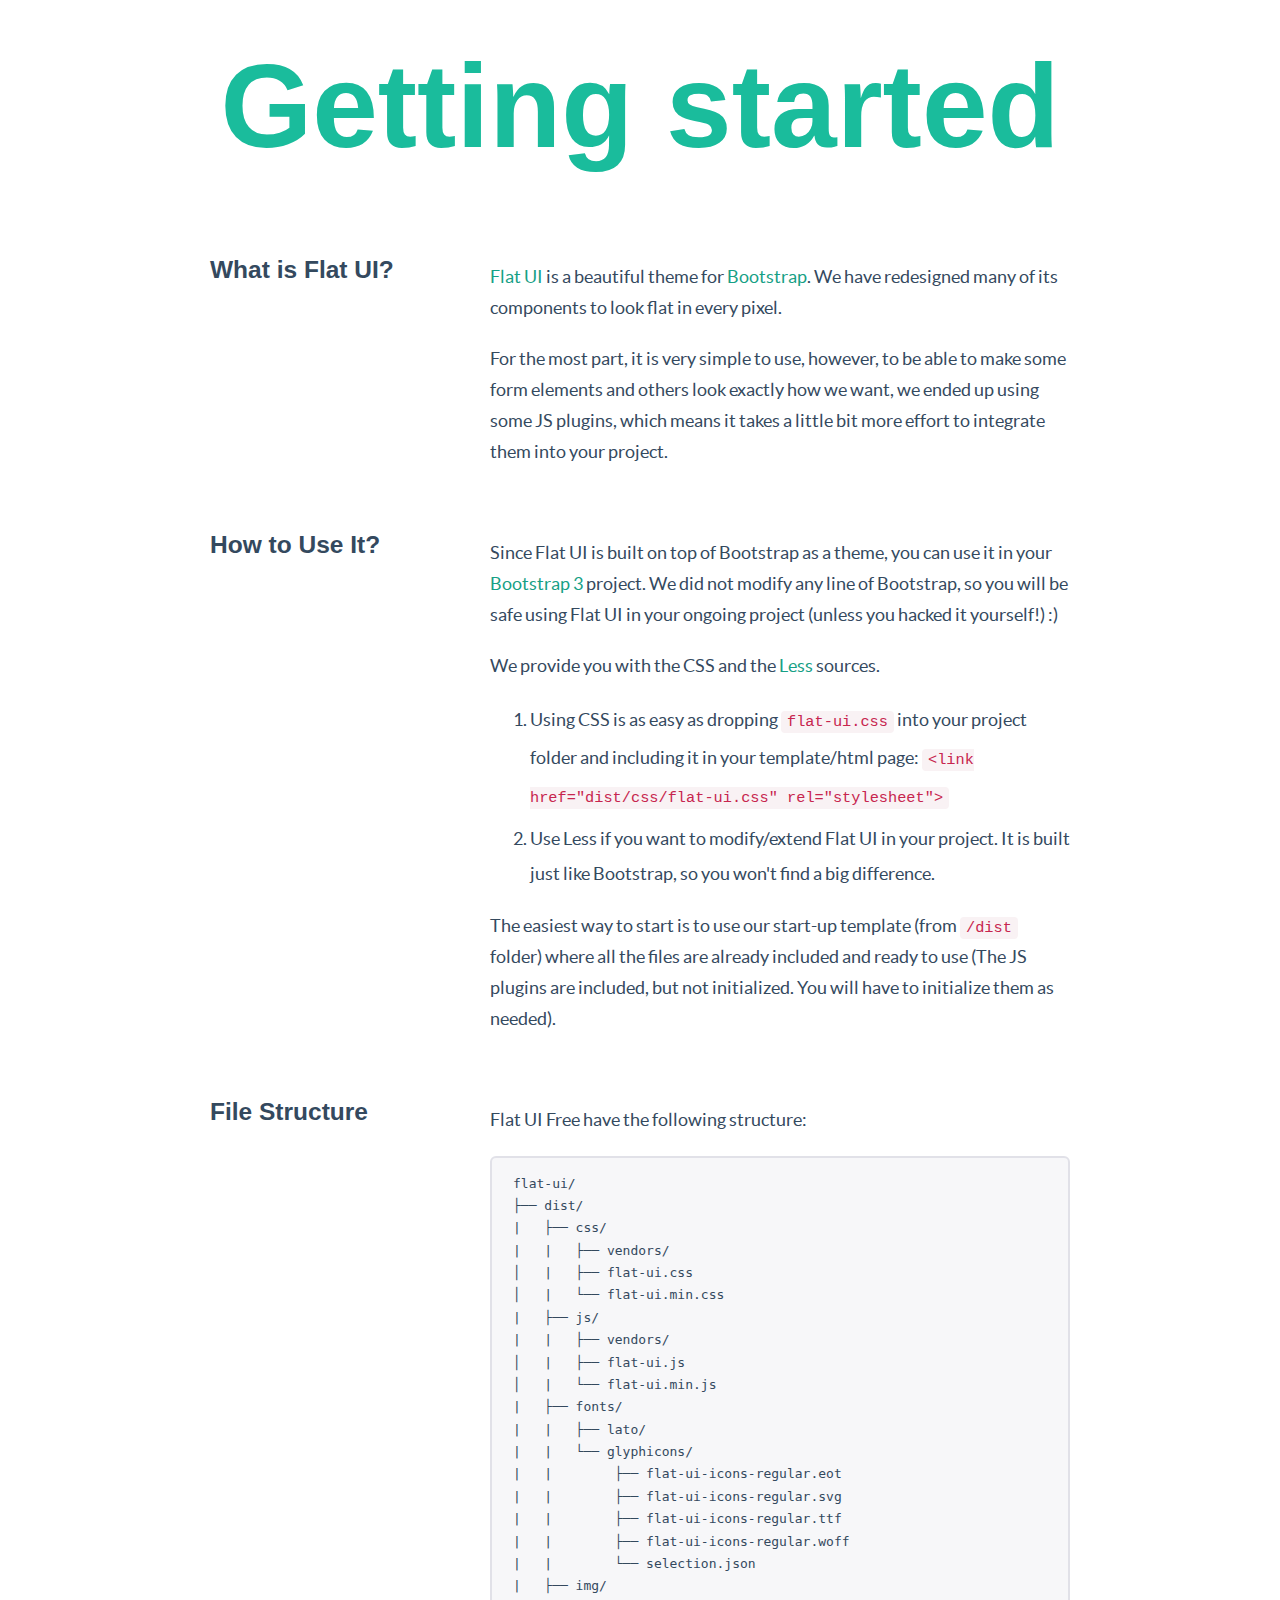
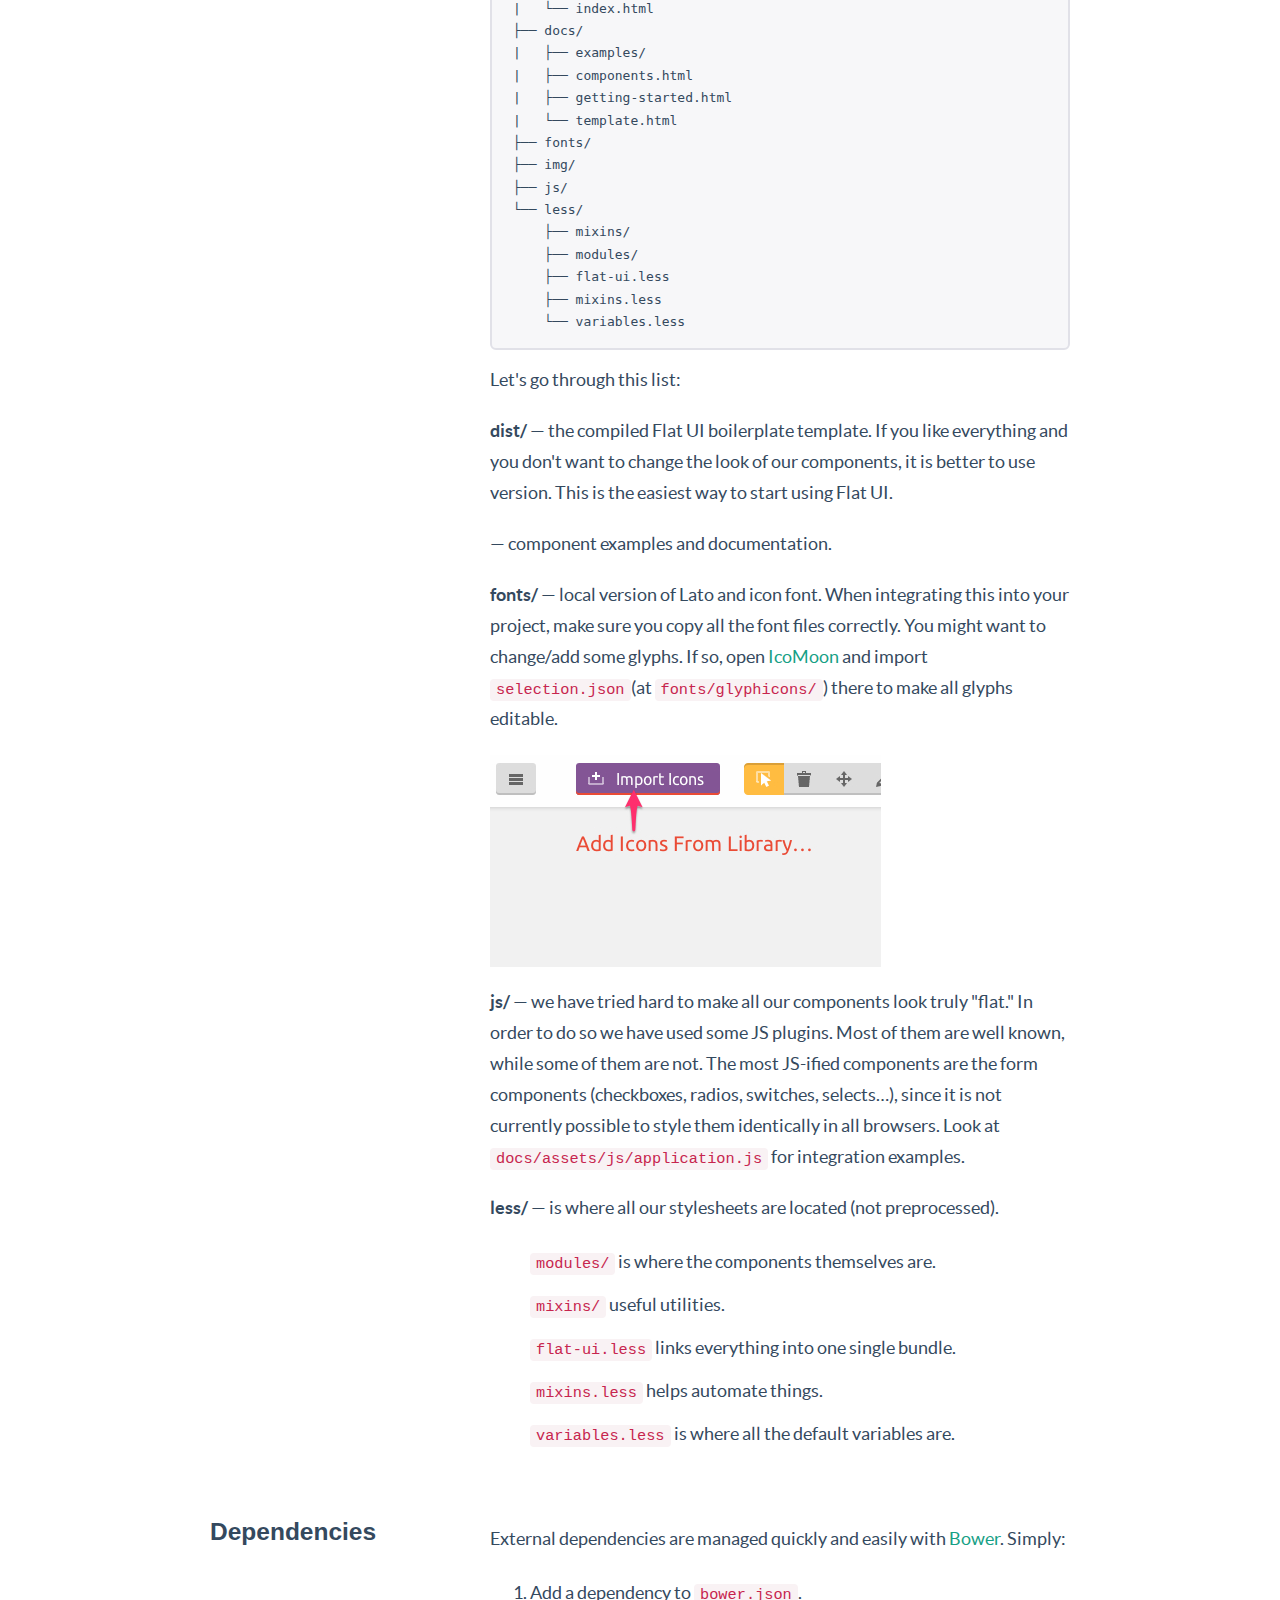
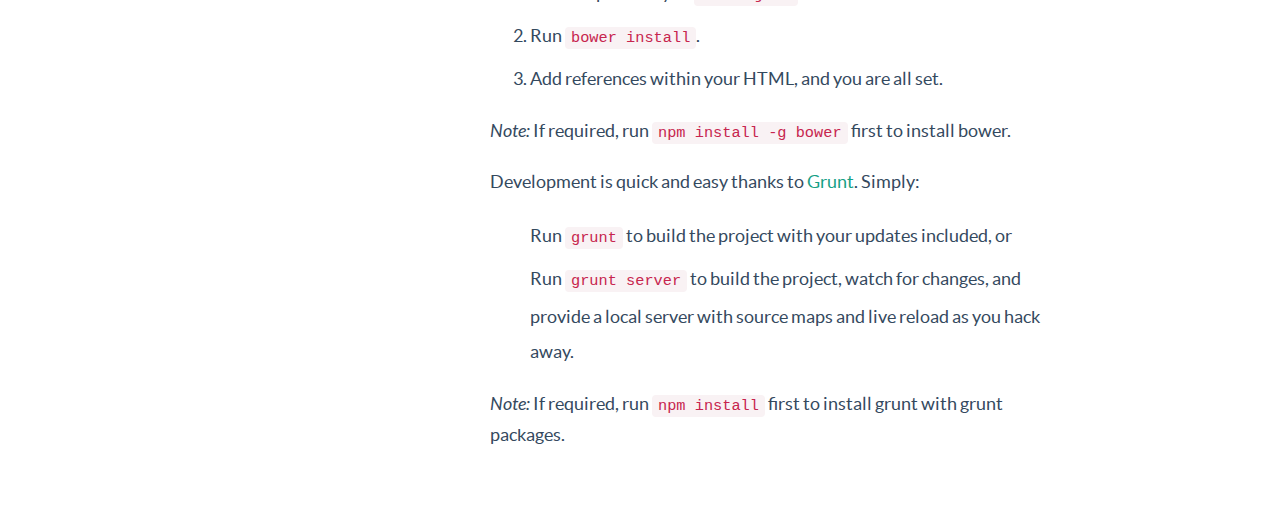
<file: docs/getting-started.html>
<!DOCTYPE html>
<html lang="en">
  <head>
    <meta charset="utf-8">
    <title>Getting started &middot; Flat UI Free</title>
    <meta name="viewport" content="width=device-width, initial-scale=1.0">

    <!-- Loading Bootstrap -->
    <link href="../dist/css/vendor/bootstrap/css/bootstrap.min.css" rel="stylesheet">

    <!-- Loading Flat UI -->
    <link href="../dist/css/flat-ui.css" rel="stylesheet">
    <link href="assets/css/docs.css" rel="stylesheet">

    <link rel="shortcut icon" href="../img/favicon.ico">

    <!-- HTML5 shim, for IE6-8 support of HTML5 elements. All other JS at the end of file. -->
    <!--[if lt IE 9]>
      <script src="../dist/js/vendor/html5shiv.js"></script>
      <script src="../dist/js/vendor/respond.min.js"></script>
    <![endif]-->
  </head>
  <body>
    <h1 class="demo-headline">Getting started</h1>
    <div class="container">
      <div class="demo-row">
        <div class="demo-title">
          <h3>What is Flat UI?</h3>
        </div>

        <div class="demo-content demo-content-article">
          <p>
            <a href="http://designmodo.com/flat" target="_blank">Flat UI</a>
            is a beautiful theme for <a href="http://getbootstrap.com" target="_blank">Bootstrap</a>.
            We have redesigned many of its components to look flat in every pixel.
          </p>
          <p>
            For the most part, it is very simple to use, however, to be able to make some form elements and others look exactly how we want, we ended up using some JS plugins, which means it takes a little bit more effort to integrate them into your project.
          </p>
        </div>
      </div><!-- /.demo-row -->

      <div class="demo-row">
        <div class="demo-title">
          <h3>How to Use It?</h3>
        </div>

        <div class="demo-content demo-content-article">
          <p>
            Since Flat UI is built on top of Bootstrap as a theme, you can use it in your <a href="http://getbootstrap.com/" target="_blank">Bootstrap 3</a> project.
            We did not modify any line of Bootstrap, so you will be safe using Flat UI in your ongoing project
            (unless you hacked it yourself!) :)
          </p>
          <p>
            We provide you with the CSS and the <a href="http://lesscss.org/" target="_blank">Less</a> sources.
          </p>
          <ol>
            <li>
              Using CSS is as easy as dropping <code>flat-ui.css</code> into your project folder and
              including it in your template/html page:
              <code>&lt;link href="dist/css/flat-ui.css" rel="stylesheet"&gt;</code>
            </li>
            <li>
              Use Less if you want to modify/extend Flat UI in your project. It is built just like Bootstrap, so
              you won't find a big difference.
            </li>
          </ol>
          <p>
            The easiest way to start is to use our start-up template (from <code>/dist</code> folder) where all the files are already included
            and ready to use (The JS plugins are included, but not initialized. You will have to initialize them as needed).
          </p>
        </div>
      </div><!-- /.demo-row -->

      <div class="demo-row">
        <div class="demo-title">
          <h3>File Structure</h3>
        </div>

        <div class="demo-content demo-content-article">
          <p>
            Flat UI Free have the following structure:
          </p>
<pre class="prettyprint">
flat-ui/
├── dist/
|   ├── css/
|   |   ├── vendors/
│   |   ├── flat-ui.css
│   |   └── flat-ui.min.css
|   ├── js/
|   |   ├── vendors/
│   |   ├── flat-ui.js
│   |   └── flat-ui.min.js
|   ├── fonts/
|   |   ├── lato/
|   |   └── glyphicons/
|   |        ├── flat-ui-icons-regular.eot
|   |        ├── flat-ui-icons-regular.svg
|   |        ├── flat-ui-icons-regular.ttf
|   |        ├── flat-ui-icons-regular.woff
|   |        └── selection.json
|   ├── img/
|   └── index.html
├── docs/
|   ├── examples/
|   ├── components.html
|   ├── getting-started.html
|   └── template.html
├── fonts/
├── img/
├── js/
└── less/
    ├── mixins/
    ├── modules/
    ├── flat-ui.less
    ├── mixins.less
    └── variables.less
</pre>
          <p>
            Let's go through this list:
          </p>

          <p>
            <strong>dist/</strong> &mdash; the compiled Flat UI boilerplate template. If you like everything and you don't want
            to change the look of our components, it is better to use version. This is the easiest
            way to start using Flat UI.
          </p>

          <p>
            <strong></strong> &mdash; component examples and documentation.
          </p>

          <p>
            <strong>fonts/</strong> &mdash; local version of Lato and icon font. When integrating this into your project, make sure you
            copy all the font files correctly. You might want to change/add some glyphs. If so, open
            <a href="http://icomoon.io/app">IcoMoon</a> and import <code>selection.json</code>(at <code>fonts/glyphicons/</code>)
            there to make all glyphs editable.
          </p>

          <p>
            <img src="assets/img/getting-started/icomoon_import.jpg" alt="" />
          </p>

          <p>
            <strong>js/</strong> &mdash; we have tried hard to make all our components look truly "flat." In order to do
            so we have used some JS plugins. Most of them are well known, while some of them are not. The most JS-ified
            components are the form components (checkboxes, radios, switches, selects…), since it is not currently possible
            to style them identically in all browsers. Look at <code>docs/assets/js/application.js</code> for integration
            examples.
          </p>

          <p>
            <strong>less/</strong> &mdash; is where all our stylesheets are located (not preprocessed).
          </p>

          <ul>
            <li>
              <code>modules/</code> is where the components themselves are.
            </li>
            <li>
              <code>mixins/</code> useful utilities.
            </li>
            <li>
              <code>flat-ui.less</code> links everything into one single bundle.
            </li>
            <li>
              <code>mixins.less</code> helps automate things.
            </li>
            <li>
              <code>variables.less</code> is where all the default variables are.
            </li>
          </ul>

        </div>
      </div><!-- /.demo-row -->

      <div class="demo-row">
        <div class="demo-title">
          <h3>Dependencies</h3>
        </div>

        <div class="demo-content demo-content-article">
          <p>
            External dependencies are managed quickly and easily with <a href="http://bower.io">Bower</a>. Simply:
          </p>
          <ol>
            <li>
              Add a dependency to <code>bower.json</code>.
            </li>
            <li>
              Run <code>bower install</code>.
            </li>
            <li>
              Add references within your HTML, and you are all set.
            </li>
          </ol>
          <p>
            <em>Note:</em> If required, run <code>npm install -g bower</code> first to install bower.
          </p>
          <p>
            Development is quick and easy thanks to <a href="http://gruntjs.com/">Grunt</a>. Simply:
          </p>
          <ul>
            <li>
              Run <code>grunt</code> to build the project with your updates included, or
            </li>
            <li>
              Run <code>grunt server</code> to build the project, watch for changes, and provide a local server with source maps and live reload as you hack away.
            </li>
          </ul>
          <p>
            <em>Note:</em> If required, run <code>npm install</code> first to install grunt with grunt packages.
          </p>
        </div>
      </div><!-- /.demo-row -->

    </div><!-- /.container -->
  </body>
</html>
</file>
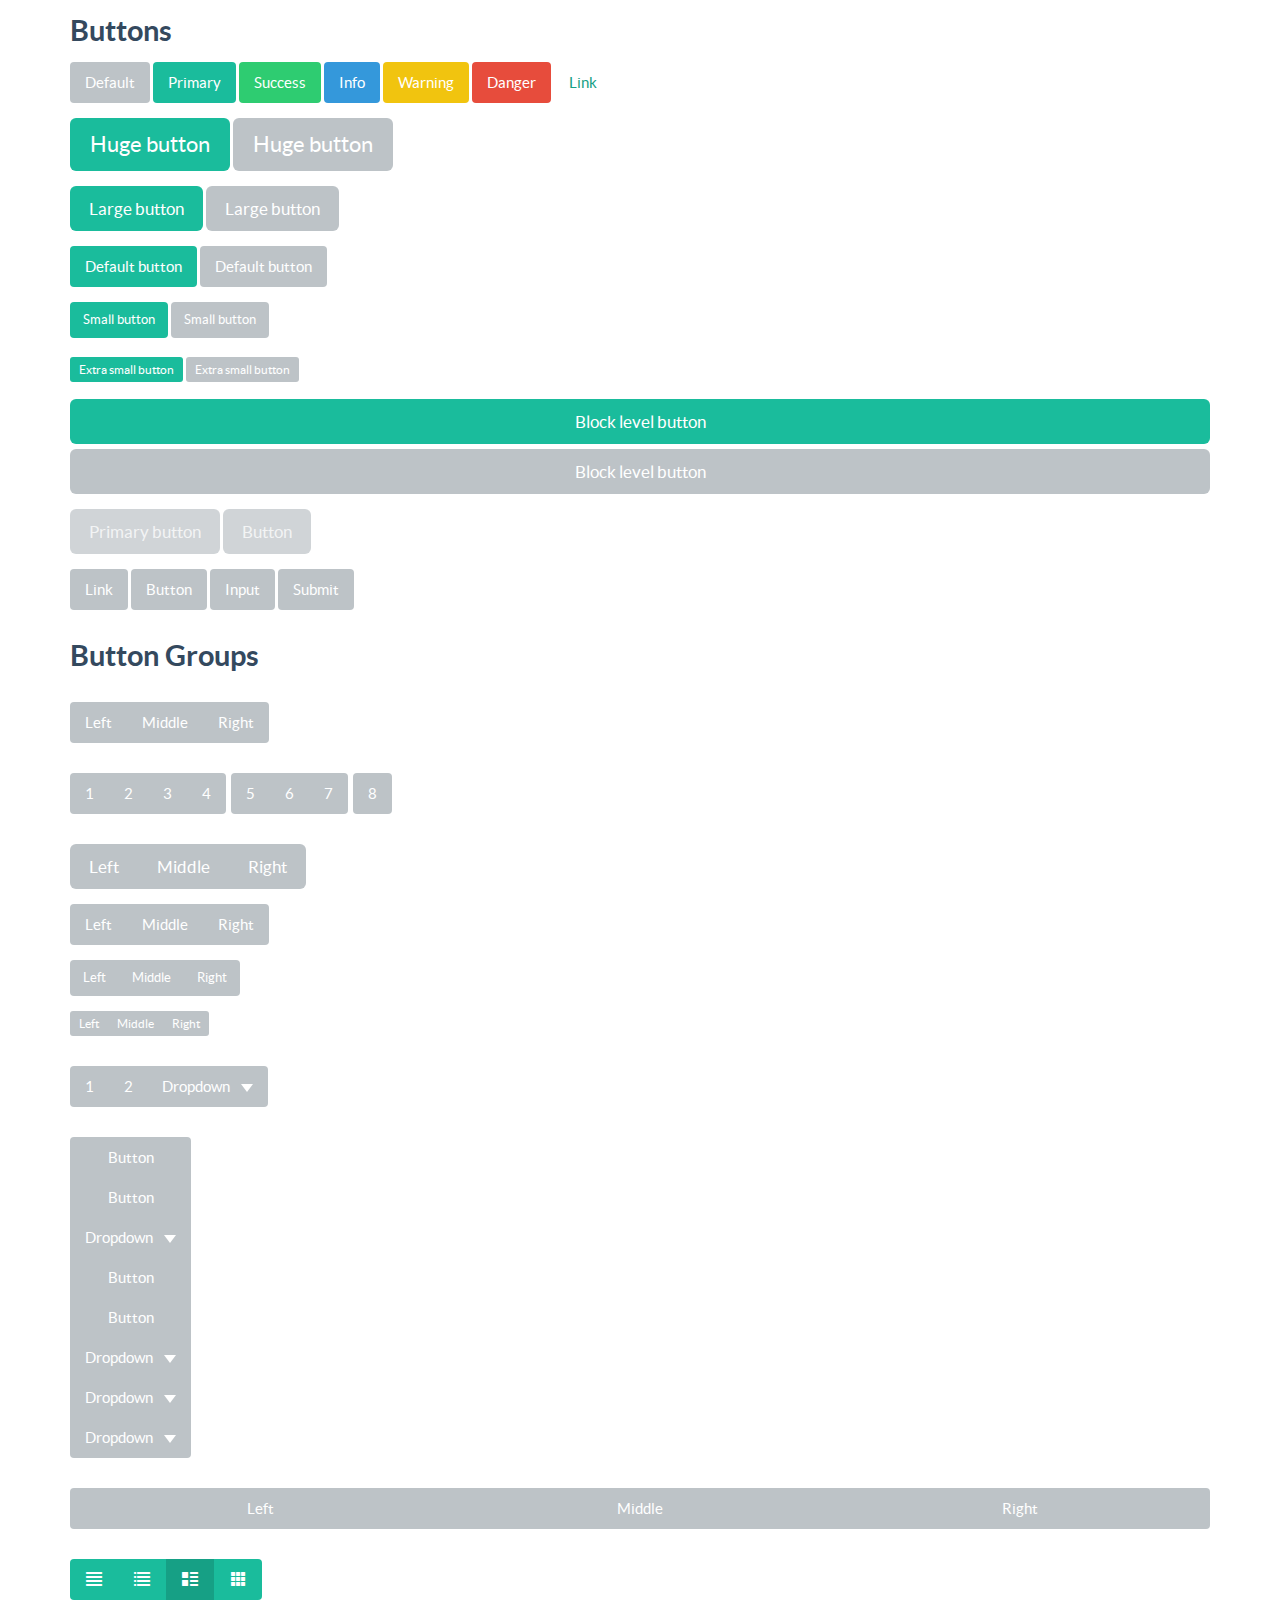
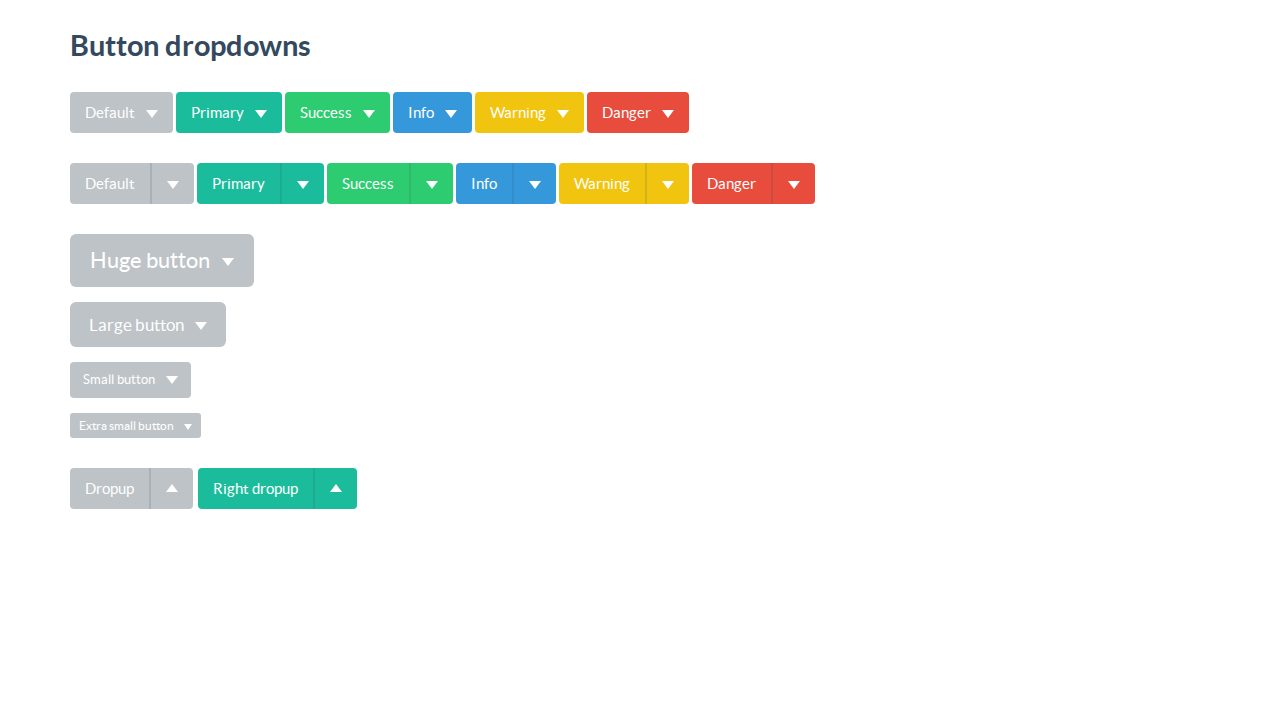
<file: docs/examples/buttons.html>
<!DOCTYPE html>
<html lang="en">
  <head>
    <meta charset="utf-8">
    <title>Flat UI Free</title>
    <meta name="viewport" content="width=device-width, initial-scale=1.0">

    <!-- Loading Bootstrap -->
    <link href="../../dist/css/vendor/bootstrap/css/bootstrap.min.css" rel="stylesheet">

    <!-- Loading Flat UI -->
    <link href="../../dist/css/flat-ui.css" rel="stylesheet">

    <link rel="shortcut icon" href="../../dist/img/favicon.ico">

    <!-- HTML5 shim, for IE6-8 support of HTML5 elements. All other JS at the end of file. -->
    <!--[if lt IE 9]>
      <script src="../../dist/js/vendor/html5shiv.js"></script>
      <script src="../../dist/js/vendor/respond.min.js"></script>
    <![endif]-->
  </head>
  <body>

    <style>
      body {
        padding-bottom: 200px;
      }
    </style>

    <div class="container">
      <h4>Buttons</h4>
      <div class="row">
        <div class="col-md-12">
          <p>
            <!-- Standard gray button with gradient -->
            <button type="button" class="btn btn-default">Default</button>

            <!-- Provides extra visual weight and identifies the primary action in a set of buttons -->
            <button type="button" class="btn btn-primary">Primary</button>

            <!-- Indicates a successful or positive action -->
            <button type="button" class="btn btn-success">Success</button>

            <!-- Contextual button for informational alert messages -->
            <button type="button" class="btn btn-info">Info</button>

            <!-- Indicates caution should be taken with this action -->
            <button type="button" class="btn btn-warning">Warning</button>

            <!-- Indicates a dangerous or potentially negative action -->
            <button type="button" class="btn btn-danger">Danger</button>

            <!-- Deemphasize a button by making it look like a link while maintaining button behavior -->
            <button type="button" class="btn btn-link">Link</button>
          </p>
        </div>
      </div>
      <div class="row">
        <div class="col-md-12">
          <p>
            <button type="button" class="btn btn-primary btn-hg">Huge button</button>
            <button type="button" class="btn btn-default btn-hg">Huge button</button>
          </p>
          <p>
            <button type="button" class="btn btn-primary btn-lg">Large button</button>
            <button type="button" class="btn btn-default btn-lg">Large button</button>
          </p>
          <p>
            <button type="button" class="btn btn-primary">Default button</button>
            <button type="button" class="btn btn-default">Default button</button>
          </p>
          <p>
            <button type="button" class="btn btn-primary btn-sm">Small button</button>
            <button type="button" class="btn btn-default btn-sm">Small button</button>
          </p>
          <p>
            <button type="button" class="btn btn-primary btn-xs">Extra small button</button>
            <button type="button" class="btn btn-default btn-xs">Extra small button</button>
          </p>
        </div>
      </div>
      <div class="row">
        <div class="col-md-12">
          <p>
            <button type="button" class="btn btn-primary btn-lg btn-block">Block level button</button>
            <button type="button" class="btn btn-default btn-lg btn-block">Block level button</button>
          </p>
        </div>
      </div>
      <div class="row">
        <div class="col-md-12">
          <p>
            <button type="button" class="btn btn-lg btn-primary" disabled="disabled">Primary button</button>
            <button type="button" class="btn btn-default btn-lg" disabled="disabled">Button</button>
          </p>
        </div>
      </div>
      <div class="row">
        <div class="col-md-12">
          <p>
            <a class="btn btn-default" href="#">Link</a>
            <button class="btn btn-default" type="submit">Button</button>
            <input class="btn btn-default" type="button" value="Input">
            <input class="btn btn-default" type="submit" value="Submit">
          </p>
        </div>
      </div>
      <h4>Button Groups</h4>
      <div class="row">
        <div class="col-md-12">
          <p>
            <div class="btn-group">
              <button type="button" class="btn btn-default">Left</button>
              <button type="button" class="btn btn-default">Middle</button>
              <button type="button" class="btn btn-default">Right</button>
            </div>
          </p>
        </div>
      </div>
      <div class="row">
        <div class="col-md-12">
          <p>
            <div class="btn-toolbar">
              <div class="btn-group">
                <button class="btn btn-default" type="button">1</button>
                <button class="btn btn-default" type="button">2</button>
                <button class="btn btn-default" type="button">3</button>
                <button class="btn btn-default" type="button">4</button>
              </div>
              <div class="btn-group">
                <button class="btn btn-default" type="button">5</button>
                <button class="btn btn-default" type="button">6</button>
                <button class="btn btn-default" type="button">7</button>
              </div>
              <div class="btn-group">
                <button class="btn btn-default" type="button">8</button>
              </div>
            </div>
          </p>
        </div>
      </div>
      <div class="row">
        <div class="col-md-12">
          <p>
            <div class="btn-toolbar">
              <div class="btn-group btn-group-lg">
                <button class="btn btn-default" type="button">Left</button>
                <button class="btn btn-default" type="button">Middle</button>
                <button class="btn btn-default" type="button">Right</button>
              </div>
            </div>
          </p>
          <p>
            <div class="btn-toolbar">
              <div class="btn-group">
                <button class="btn btn-default" type="button">Left</button>
                <button class="btn btn-default" type="button">Middle</button>
                <button class="btn btn-default" type="button">Right</button>
              </div>
            </div>
          </p>
          <p>
            <div class="btn-toolbar">
              <div class="btn-group btn-group-sm">
                <button class="btn btn-default" type="button">Left</button>
                <button class="btn btn-default" type="button">Middle</button>
                <button class="btn btn-default" type="button">Right</button>
              </div>
            </div>
          </p>
          <p>
            <div class="btn-toolbar">
              <div class="btn-group btn-group-xs">
                <button class="btn btn-default" type="button">Left</button>
                <button class="btn btn-default" type="button">Middle</button>
                <button class="btn btn-default" type="button">Right</button>
              </div>
            </div>
          </p>
        </div>
      </div>
      <div class="row">
        <div class="col-md-12">
          <p>
            <div class="btn-group">
              <button class="btn btn-default" type="button">1</button>
              <button class="btn btn-default" type="button">2</button>

              <div class="btn-group">
                <button data-toggle="dropdown" class="btn btn-default dropdown-toggle" type="button" id="btnGroupDrop1">
                  Dropdown
                  <span class="caret"></span>
                </button>
                <ul aria-labelledby="btnGroupDrop1" role="menu" class="dropdown-menu">
                  <li><a href="#">Dropdown link</a></li>
                  <li><a href="#">Dropdown link</a></li>
                </ul>
              </div>
            </div>
          </p>
        </div>
      </div>
      <div class="row">
        <div class="col-md-12">
          <p>
            <div class="btn-group-vertical">
              <button class="btn btn-default" type="button">Button</button>
              <button class="btn btn-default" type="button">Button</button>
              <div class="btn-group">
                <button data-toggle="dropdown" class="btn btn-default dropdown-toggle" type="button" id="btnGroupVerticalDrop1">
                  Dropdown
                  <span class="caret"></span>
                </button>
                <ul aria-labelledby="btnGroupVerticalDrop1" role="menu" class="dropdown-menu">
                  <li><a href="#">Dropdown link</a></li>
                  <li><a href="#">Dropdown link</a></li>
                </ul>
              </div>
              <button class="btn btn-default" type="button">Button</button>
              <button class="btn btn-default" type="button">Button</button>
              <div class="btn-group">
                <button data-toggle="dropdown" class="btn btn-default dropdown-toggle" type="button" id="btnGroupVerticalDrop2">
                  Dropdown
                  <span class="caret"></span>
                </button>
                <ul aria-labelledby="btnGroupVerticalDrop2" role="menu" class="dropdown-menu">
                  <li><a href="#">Dropdown link</a></li>
                  <li><a href="#">Dropdown link</a></li>
                </ul>
              </div>
              <div class="btn-group">
                <button data-toggle="dropdown" class="btn btn-default dropdown-toggle" type="button" id="btnGroupVerticalDrop3">
                  Dropdown
                  <span class="caret"></span>
                </button>
                <ul aria-labelledby="btnGroupVerticalDrop3" role="menu" class="dropdown-menu">
                  <li><a href="#">Dropdown link</a></li>
                  <li><a href="#">Dropdown link</a></li>
                </ul>
              </div>
              <div class="btn-group">
                <button data-toggle="dropdown" class="btn btn-default dropdown-toggle" type="button" id="btnGroupVerticalDrop4">
                  Dropdown
                  <span class="caret"></span>
                </button>
                <ul aria-labelledby="btnGroupVerticalDrop4" role="menu" class="dropdown-menu">
                  <li><a href="#">Dropdown link</a></li>
                  <li><a href="#">Dropdown link</a></li>
                </ul>
              </div>
            </div>
          </p>
        </div>
      </div>
      <div class="row">
        <div class="col-md-12">
          <p>
            <div class="btn-group btn-group-justified">
              <a class="btn btn-default" href="#">Left</a>
              <a class="btn btn-default" href="#">Middle</a>
              <a class="btn btn-default" href="#">Right</a>
            </div>
          </p>
        </div>
      </div>
      <div class="row">
        <div class="col-md-12">
          <p>
            <div class="btn-toolbar">
              <div class="btn-group">
                <a href="#fakelink" class="btn btn-primary"><i class="fui-list-columned"></i></a>
                <a href="#fakelink" class="btn btn-primary"><i class="fui-list-numbered"></i></a>
                <a href="#fakelink" class="btn btn-primary active"><i class="fui-list-thumbnailed"></i></a>
                <a href="#fakelink" class="btn btn-primary"><i class="fui-list-small-thumbnails"></i></a>
              </div>
            </div>
          </p>
        </div>
      </div>
      <h4>Button dropdowns</h4>
      <div class="row">
        <div class="col-md-12">
          <p>
            <div class="btn-group">
              <button data-toggle="dropdown" class="btn btn-default dropdown-toggle" type="button">Default <span class="caret"></span></button>
              <ul role="menu" class="dropdown-menu">
                <li><a href="#">Action</a></li>
                <li><a href="#">Another action</a></li>
                <li><a href="#">Something else here</a></li>
                <li class="divider"></li>
                <li><a href="#">Separated link</a></li>
              </ul>
            </div><!-- /btn-group -->
            <div class="btn-group">
              <button data-toggle="dropdown" class="btn btn-primary dropdown-toggle" type="button">Primary <span class="caret"></span></button>
              <ul role="menu" class="dropdown-menu">
                <li><a href="#">Action</a></li>
                <li><a href="#">Another action</a></li>
                <li><a href="#">Something else here</a></li>
                <li class="divider"></li>
                <li><a href="#">Separated link</a></li>
              </ul>
            </div><!-- /btn-group -->
            <div class="btn-group">
              <button data-toggle="dropdown" class="btn btn-success dropdown-toggle" type="button">Success <span class="caret"></span></button>
              <ul role="menu" class="dropdown-menu">
                <li><a href="#">Action</a></li>
                <li><a href="#">Another action</a></li>
                <li><a href="#">Something else here</a></li>
                <li class="divider"></li>
                <li><a href="#">Separated link</a></li>
              </ul>
            </div><!-- /btn-group -->
            <div class="btn-group">
              <button data-toggle="dropdown" class="btn btn-info dropdown-toggle" type="button">Info <span class="caret"></span></button>
              <ul role="menu" class="dropdown-menu">
                <li><a href="#">Action</a></li>
                <li><a href="#">Another action</a></li>
                <li><a href="#">Something else here</a></li>
                <li class="divider"></li>
                <li><a href="#">Separated link</a></li>
              </ul>
            </div><!-- /btn-group -->
            <div class="btn-group">
              <button data-toggle="dropdown" class="btn btn-warning dropdown-toggle" type="button">Warning <span class="caret"></span></button>
              <ul role="menu" class="dropdown-menu">
                <li><a href="#">Action</a></li>
                <li><a href="#">Another action</a></li>
                <li><a href="#">Something else here</a></li>
                <li class="divider"></li>
                <li><a href="#">Separated link</a></li>
              </ul>
            </div><!-- /btn-group -->
            <div class="btn-group">
              <button data-toggle="dropdown" class="btn btn-danger dropdown-toggle" type="button">Danger <span class="caret"></span></button>
              <ul role="menu" class="dropdown-menu">
                <li><a href="#">Action</a></li>
                <li><a href="#">Another action</a></li>
                <li><a href="#">Something else here</a></li>
                <li class="divider"></li>
                <li><a href="#">Separated link</a></li>
              </ul>
            </div><!-- /btn-group -->
          </p>
        </div>
      </div>
      <div class="row">
        <div class="col-md-12">
          <p>
            <div class="btn-group">
              <button class="btn btn-default" type="button">Default</button>
              <button data-toggle="dropdown" class="btn btn-default dropdown-toggle" type="button"><span class="caret"></span></button>
              <ul role="menu" class="dropdown-menu">
                <li><a href="#">Action</a></li>
                <li><a href="#">Another action</a></li>
                <li><a href="#">Something else here</a></li>
                <li class="divider"></li>
                <li><a href="#">Separated link</a></li>
              </ul>
            </div><!-- /btn-group -->
            <div class="btn-group">
              <button class="btn btn-primary" type="button">Primary</button>
              <button data-toggle="dropdown" class="btn btn-primary dropdown-toggle" type="button"><span class="caret"></span></button>
              <ul role="menu" class="dropdown-menu">
                <li><a href="#">Action</a></li>
                <li><a href="#">Another action</a></li>
                <li><a href="#">Something else here</a></li>
                <li class="divider"></li>
                <li><a href="#">Separated link</a></li>
              </ul>
            </div><!-- /btn-group -->
            <div class="btn-group">
              <button class="btn btn-success" type="button">Success</button>
              <button data-toggle="dropdown" class="btn btn-success dropdown-toggle" type="button"><span class="caret"></span></button>
              <ul role="menu" class="dropdown-menu">
                <li><a href="#">Action</a></li>
                <li><a href="#">Another action</a></li>
                <li><a href="#">Something else here</a></li>
                <li class="divider"></li>
                <li><a href="#">Separated link</a></li>
              </ul>
            </div><!-- /btn-group -->
            <div class="btn-group">
              <button class="btn btn-info" type="button">Info</button>
              <button data-toggle="dropdown" class="btn btn-info dropdown-toggle" type="button"><span class="caret"></span></button>
              <ul role="menu" class="dropdown-menu">
                <li><a href="#">Action</a></li>
                <li><a href="#">Another action</a></li>
                <li><a href="#">Something else here</a></li>
                <li class="divider"></li>
                <li><a href="#">Separated link</a></li>
              </ul>
            </div><!-- /btn-group -->
            <div class="btn-group">
              <button class="btn btn-warning" type="button">Warning</button>
              <button data-toggle="dropdown" class="btn btn-warning dropdown-toggle" type="button"><span class="caret"></span></button>
              <ul role="menu" class="dropdown-menu">
                <li><a href="#">Action</a></li>
                <li><a href="#">Another action</a></li>
                <li><a href="#">Something else here</a></li>
                <li class="divider"></li>
                <li><a href="#">Separated link</a></li>
              </ul>
            </div><!-- /btn-group -->
            <div class="btn-group">
              <button class="btn btn-danger" type="button">Danger</button>
              <button data-toggle="dropdown" class="btn btn-danger dropdown-toggle" type="button"><span class="caret"></span></button>
              <ul role="menu" class="dropdown-menu">
                <li><a href="#">Action</a></li>
                <li><a href="#">Another action</a></li>
                <li><a href="#">Something else here</a></li>
                <li class="divider"></li>
                <li><a href="#">Separated link</a></li>
              </ul>
            </div><!-- /btn-group -->
          </p>
        </div>
      </div>
      <div class="row">
        <div class="col-md-12">
          <p>
            <div class="btn-toolbar">
              <div class="btn-group">
                <button data-toggle="dropdown" type="button" class="btn btn-default btn-hg dropdown-toggle">
                  Huge button <span class="caret"></span>
                </button>
                <ul role="menu" class="dropdown-menu">
                  <li><a href="#">Action</a></li>
                  <li><a href="#">Another action</a></li>
                  <li><a href="#">Something else here</a></li>
                  <li class="divider"></li>
                  <li><a href="#">Separated link</a></li>
                </ul>
              </div><!-- /btn-group -->
            </div><!-- /btn-toolbar -->
          </p>
          <p>
            <div class="btn-toolbar">
              <div class="btn-group">
                <button data-toggle="dropdown" type="button" class="btn btn-default btn-lg dropdown-toggle">
                  Large button <span class="caret"></span>
                </button>
                <ul role="menu" class="dropdown-menu">
                  <li><a href="#">Action</a></li>
                  <li><a href="#">Another action</a></li>
                  <li><a href="#">Something else here</a></li>
                  <li class="divider"></li>
                  <li><a href="#">Separated link</a></li>
                </ul>
              </div><!-- /btn-group -->
            </div><!-- /btn-toolbar -->
          </p>
          <p>
            <div class="btn-toolbar">
              <div class="btn-group">
                <button data-toggle="dropdown" type="button" class="btn btn-default btn-sm dropdown-toggle">
                  Small button <span class="caret"></span>
                </button>
                <ul role="menu" class="dropdown-menu">
                  <li><a href="#">Action</a></li>
                  <li><a href="#">Another action</a></li>
                  <li><a href="#">Something else here</a></li>
                  <li class="divider"></li>
                  <li><a href="#">Separated link</a></li>
                </ul>
              </div><!-- /btn-group -->
            </div><!-- /btn-toolbar -->
          </p>
          <p>
            <div class="btn-toolbar">
              <div class="btn-group">
                <button data-toggle="dropdown" type="button" class="btn btn-default btn-xs dropdown-toggle">
                  Extra small button <span class="caret"></span>
                </button>
                <ul role="menu" class="dropdown-menu">
                  <li><a href="#">Action</a></li>
                  <li><a href="#">Another action</a></li>
                  <li><a href="#">Something else here</a></li>
                  <li class="divider"></li>
                  <li><a href="#">Separated link</a></li>
                </ul>
              </div><!-- /btn-group -->
            </div><!-- /btn-toolbar -->
          </p>
        </div>
      </div>
      <div class="row">
        <div class="col-md-12">
          <p>
            <div class="btn-toolbar">
              <div class="btn-group dropup">
                <button class="btn btn-default" type="button">Dropup</button>
                <button data-toggle="dropdown" class="btn btn-default dropdown-toggle" type="button"><span class="caret"></span></button>
                <ul role="menu" class="dropdown-menu">
                  <li><a href="#">Action</a></li>
                  <li><a href="#">Another action</a></li>
                  <li><a href="#">Something else here</a></li>
                  <li class="divider"></li>
                  <li><a href="#">Separated link</a></li>
                </ul>
              </div><!-- /btn-group -->
              <div class="btn-group dropup">
                <button class="btn btn-primary" type="button">Right dropup</button>
                <button data-toggle="dropdown" class="btn btn-primary dropdown-toggle" type="button"><span class="caret"></span></button>
                <ul role="menu" class="dropdown-menu pull-right">
                  <li><a href="#">Action</a></li>
                  <li><a href="#">Another action</a></li>
                  <li><a href="#">Something else here</a></li>
                  <li class="divider"></li>
                  <li><a href="#">Separated link</a></li>
                </ul>
              </div><!-- /btn-group -->
            </div>
          </p>
        </div>
      </div>
    </div>
    <!-- /.container -->

  </body>
</html>
</file>
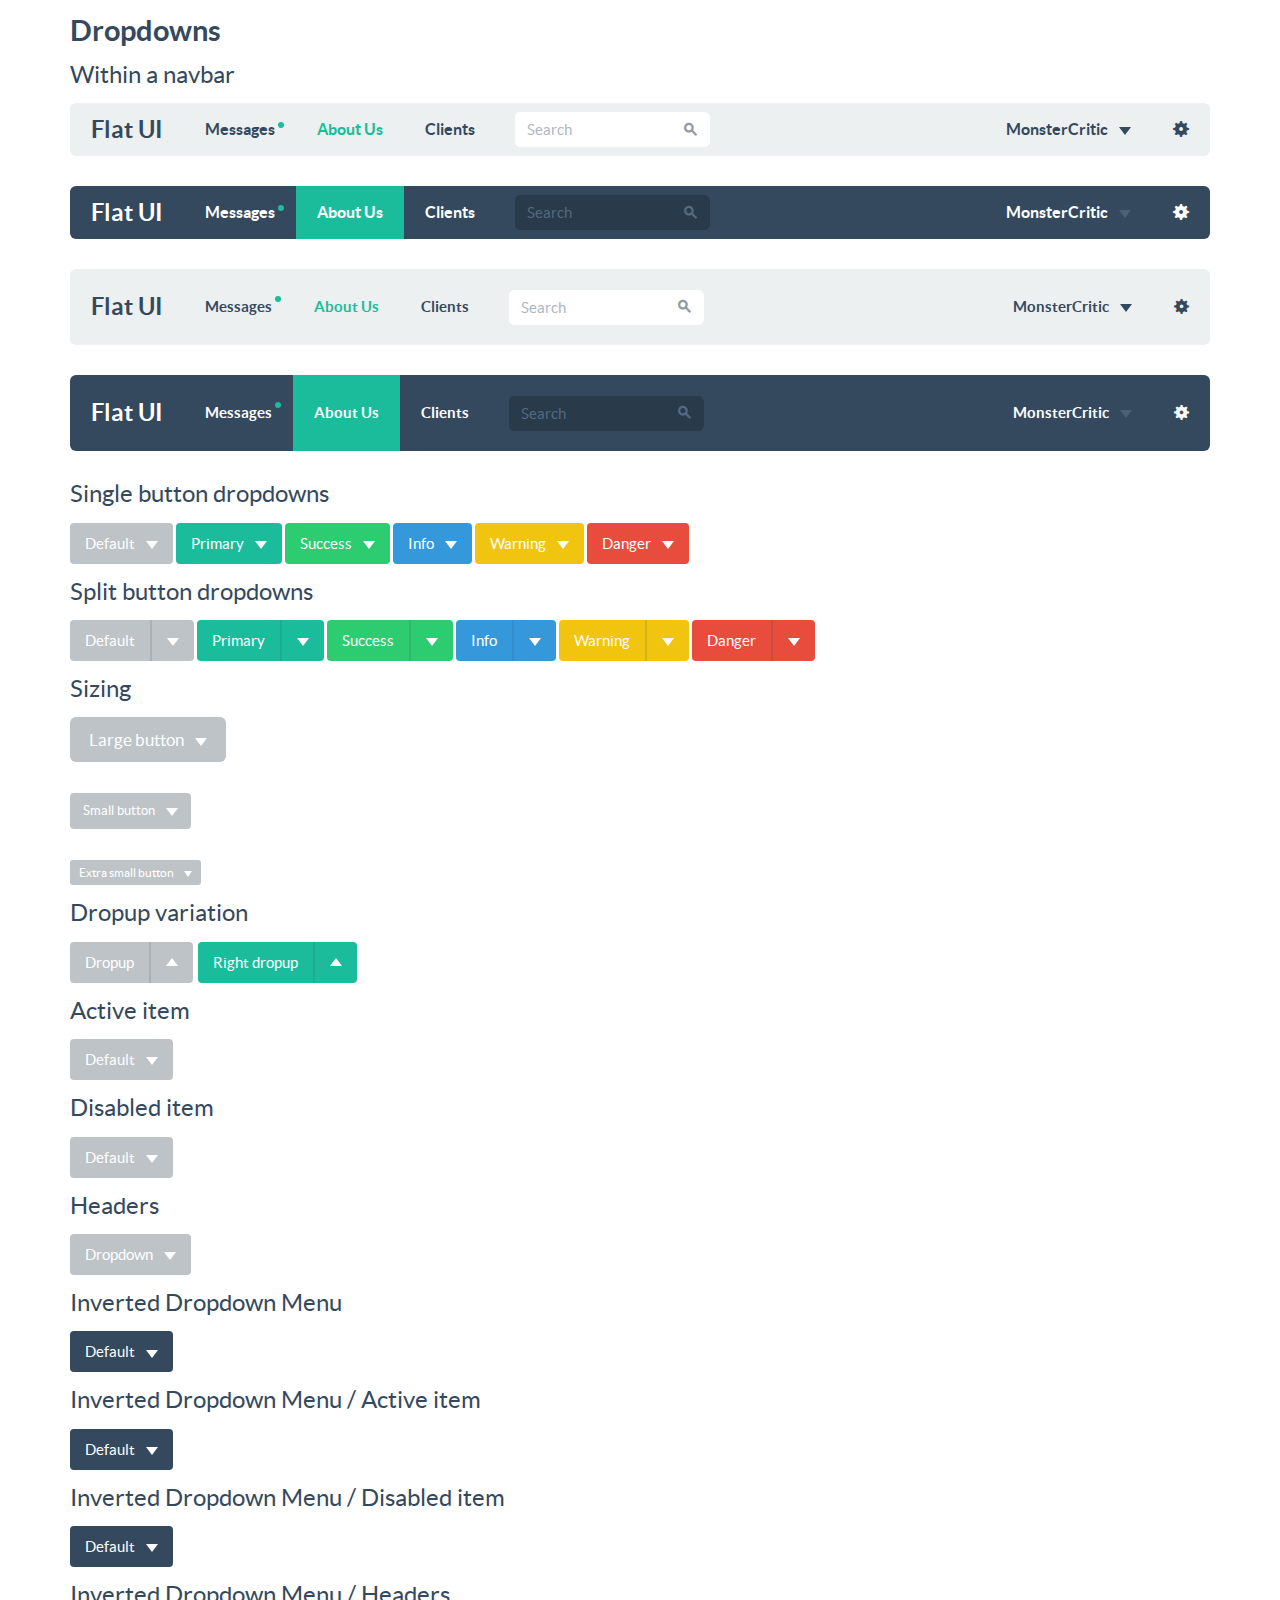
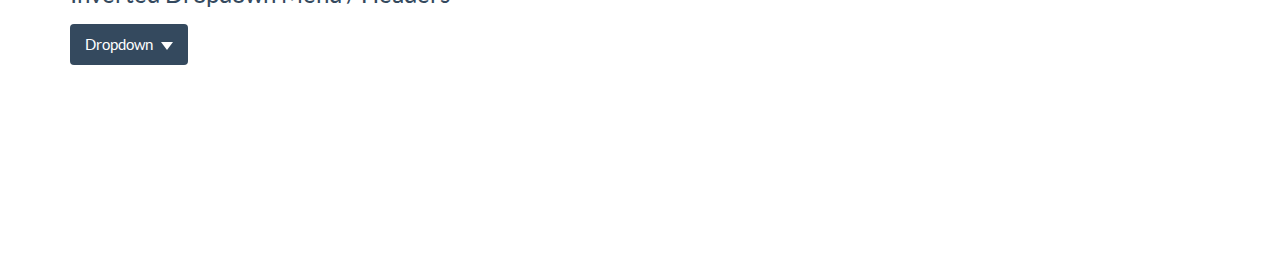
<file: docs/examples/dropdowns.html>
<!DOCTYPE html>
<html lang="en">
  <head>
    <meta charset="utf-8">
    <title>Flat UI Free</title>
    <meta name="viewport" content="width=device-width, initial-scale=1.0">

    <!-- Loading Bootstrap -->
    <link href="../../dist/css/vendor/bootstrap/css/bootstrap.min.css" rel="stylesheet">

    <!-- Loading Flat UI -->
    <link href="../../dist/css/flat-ui.css" rel="stylesheet">

    <link rel="shortcut icon" href="../../dist/img/favicon.ico">

    <!-- HTML5 shim, for IE6-8 support of HTML5 elements. All other JS at the end of file. -->
    <!--[if lt IE 9]>
      <script src="../../dist/js/vendor/html5shiv.js"></script>
      <script src="../../dist/js/vendor/respond.min.js"></script>
    <![endif]-->
  </head>
  <body>

    <style>
      body {
        padding-bottom: 200px;
      }
    </style>

    <div class="container">

      <h4>Dropdowns</h4>

      <h6>Within a navbar</h6>

      <nav class="navbar navbar-default" role="navigation">
        <!-- Brand and toggle get grouped for better mobile display -->
        <div class="navbar-header">
          <button type="button" class="navbar-toggle" data-toggle="collapse" data-target="#bs-example-navbar-collapse-1">
            <span class="sr-only">Toggle navigation</span>
          </button>
          <a class="navbar-brand" href="#">Flat UI</a>
        </div>

        <!-- Collect the nav links, forms, and other content for toggling -->
        <div class="collapse navbar-collapse" id="bs-example-navbar-collapse-1">
          <ul class="nav navbar-nav">
            <li><a href="#">Messages<span class="navbar-unread">1</span></a></li>
            <li class="active"><a href="#">About Us</a></li>
            <li><a href="#">Clients</a></li>
           </ul>
          <form class="navbar-form navbar-left" action="#" role="search">
            <div class="form-group">
              <div class="input-group">
                <input class="form-control" id="navbarInput-01" type="search" placeholder="Search">
                <span class="input-group-btn">
                  <button type="submit" class="btn"><span class="fui-search"></span></button>
                </span>
              </div>
            </div>
          </form>
          <ul class="nav navbar-nav navbar-right">
            <li class="dropdown">
              <a href="#" class="dropdown-toggle" data-toggle="dropdown">MonsterCritic <b class="caret"></b></a>
              <ul class="dropdown-menu">
                <li><a href="#">Action</a></li>
                <li><a href="#">Another action</a></li>
                <li><a href="#">Something else here</a></li>
                <li class="divider"></li>
                <li><a href="#">Separated link</a></li>
              </ul>
            </li>
            <li><a href="#"><span class="visible-sm visible-xs">Settings<span class="fui-gear"></span></span><span class="visible-md visible-lg"><span class="fui-gear"></span></span></a></li>
          </ul>
        </div><!-- /.navbar-collapse -->
      </nav>

      <nav class="navbar navbar-inverse" role="navigation">
        <!-- Brand and toggle get grouped for better mobile display -->
        <div class="navbar-header">
          <button type="button" class="navbar-toggle" data-toggle="collapse" data-target="#bs-example-navbar-collapse-1">
            <span class="sr-only">Toggle navigation</span>
          </button>
          <a class="navbar-brand" href="#">Flat UI</a>
        </div>

        <!-- Collect the nav links, forms, and other content for toggling -->
        <div class="collapse navbar-collapse" id="bs-example-navbar-collapse-1">
          <ul class="nav navbar-nav">
            <li><a href="#">Messages<span class="navbar-unread">1</span></a></li>
            <li class="active"><a href="#">About Us</a></li>
            <li><a href="#">Clients</a></li>
           </ul>
          <form class="navbar-form navbar-left" action="#" role="search">
            <div class="form-group">
              <div class="input-group">
                <input class="form-control" id="navbarInput-01" type="search" placeholder="Search">
                <span class="input-group-btn">
                  <button type="submit" class="btn"><span class="fui-search"></span></button>
                </span>
              </div>
            </div>
          </form>
          <ul class="nav navbar-nav navbar-right">
            <li class="dropdown">
              <a href="#" class="dropdown-toggle" data-toggle="dropdown">MonsterCritic <b class="caret"></b></a>
              <ul class="dropdown-menu">
                <li><a href="#">Action</a></li>
                <li><a href="#">Another action</a></li>
                <li><a href="#">Something else here</a></li>
                <li class="divider"></li>
                <li><a href="#">Separated link</a></li>
              </ul>
            </li>
            <li><a href="#"><span class="visible-sm visible-xs">Settings<span class="fui-gear"></span></span><span class="visible-md visible-lg"><span class="fui-gear"></span></span></a></li>
          </ul>
        </div><!-- /.navbar-collapse -->
      </nav>

      <nav class="navbar navbar-default navbar-lg" role="navigation">
        <!-- Brand and toggle get grouped for better mobile display -->
        <div class="navbar-header">
          <button type="button" class="navbar-toggle" data-toggle="collapse" data-target="#bs-example-navbar-collapse-1">
            <span class="sr-only">Toggle navigation</span>
          </button>
          <a class="navbar-brand" href="#">Flat UI</a>
        </div>

        <!-- Collect the nav links, forms, and other content for toggling -->
        <div class="collapse navbar-collapse" id="bs-example-navbar-collapse-1">
          <ul class="nav navbar-nav">
            <li><a href="#">Messages<span class="navbar-unread">1</span></a></li>
            <li class="active"><a href="#">About Us</a></li>
            <li><a href="#">Clients</a></li>
           </ul>
          <form class="navbar-form navbar-left" action="#" role="search">
            <div class="form-group">
              <div class="input-group">
                <input class="form-control" id="navbarInput-01" type="search" placeholder="Search">
                <span class="input-group-btn">
                  <button type="submit" class="btn"><span class="fui-search"></span></button>
                </span>
              </div>
            </div>
          </form>
          <ul class="nav navbar-nav navbar-right">
            <li class="dropdown">
              <a href="#" class="dropdown-toggle" data-toggle="dropdown">MonsterCritic <b class="caret"></b></a>
              <ul class="dropdown-menu">
                <li><a href="#">Action</a></li>
                <li><a href="#">Another action</a></li>
                <li><a href="#">Something else here</a></li>
                <li class="divider"></li>
                <li><a href="#">Separated link</a></li>
              </ul>
            </li>
            <li><a href="#"><span class="visible-sm visible-xs">Settings<span class="fui-gear"></span></span><span class="visible-md visible-lg"><span class="fui-gear"></span></span></a></li>
          </ul>
        </div><!-- /.navbar-collapse -->
      </nav>

      <nav class="navbar navbar-inverse navbar-lg" role="navigation">
        <!-- Brand and toggle get grouped for better mobile display -->
        <div class="navbar-header">
          <button type="button" class="navbar-toggle" data-toggle="collapse" data-target="#bs-example-navbar-collapse-1">
            <span class="sr-only">Toggle navigation</span>
          </button>
          <a class="navbar-brand" href="#">Flat UI</a>
        </div>

        <!-- Collect the nav links, forms, and other content for toggling -->
        <div class="collapse navbar-collapse" id="bs-example-navbar-collapse-1">
          <ul class="nav navbar-nav">
            <li><a href="#">Messages<span class="navbar-unread">1</span></a></li>
            <li class="active"><a href="#">About Us</a></li>
            <li><a href="#">Clients</a></li>
           </ul>
          <form class="navbar-form navbar-left" action="#" role="search">
            <div class="form-group">
              <div class="input-group">
                <input class="form-control" id="navbarInput-01" type="search" placeholder="Search">
                <span class="input-group-btn">
                  <button type="submit" class="btn"><span class="fui-search"></span></button>
                </span>
              </div>
            </div>
          </form>
          <ul class="nav navbar-nav navbar-right">
            <li class="dropdown">
              <a href="#" class="dropdown-toggle" data-toggle="dropdown">MonsterCritic <b class="caret"></b></a>
              <ul class="dropdown-menu">
                <li><a href="#">Action</a></li>
                <li><a href="#">Another action</a></li>
                <li><a href="#">Something else here</a></li>
                <li class="divider"></li>
                <li><a href="#">Separated link</a></li>
              </ul>
            </li>
            <li><a href="#"><span class="visible-sm visible-xs">Settings<span class="fui-gear"></span></span><span class="visible-md visible-lg"><span class="fui-gear"></span></span></a></li>
          </ul>
        </div><!-- /.navbar-collapse -->
      </nav>

      <h6>Single button dropdowns</h6>

      <div class="row">
        <div class="col-md-12">
          <div class="btn-group">
            <button data-toggle="dropdown" class="btn btn-default dropdown-toggle" type="button">Default <span class="caret"></span></button>
            <ul role="menu" class="dropdown-menu">
              <li><a href="#">Action</a></li>
              <li><a href="#">Another action</a></li>
              <li><a href="#">Something else here</a></li>
              <li class="divider"></li>
              <li><a href="#">Separated link</a></li>
            </ul>
          </div><!-- /btn-group -->
          <div class="btn-group">
            <button data-toggle="dropdown" class="btn btn-primary dropdown-toggle" type="button">Primary <span class="caret"></span></button>
            <ul role="menu" class="dropdown-menu">
              <li><a href="#">Action</a></li>
              <li><a href="#">Another action</a></li>
              <li><a href="#">Something else here</a></li>
              <li class="divider"></li>
              <li><a href="#">Separated link</a></li>
            </ul>
          </div><!-- /btn-group -->
          <div class="btn-group">
            <button data-toggle="dropdown" class="btn btn-success dropdown-toggle" type="button">Success <span class="caret"></span></button>
            <ul role="menu" class="dropdown-menu">
              <li><a href="#">Action</a></li>
              <li><a href="#">Another action</a></li>
              <li><a href="#">Something else here</a></li>
              <li class="divider"></li>
              <li><a href="#">Separated link</a></li>
            </ul>
          </div><!-- /btn-group -->
          <div class="btn-group">
            <button data-toggle="dropdown" class="btn btn-info dropdown-toggle" type="button">Info <span class="caret"></span></button>
            <ul role="menu" class="dropdown-menu">
              <li><a href="#">Action</a></li>
              <li><a href="#">Another action</a></li>
              <li><a href="#">Something else here</a></li>
              <li class="divider"></li>
              <li><a href="#">Separated link</a></li>
            </ul>
          </div><!-- /btn-group -->
          <div class="btn-group">
            <button data-toggle="dropdown" class="btn btn-warning dropdown-toggle" type="button">Warning <span class="caret"></span></button>
            <ul role="menu" class="dropdown-menu">
              <li><a href="#">Action</a></li>
              <li><a href="#">Another action</a></li>
              <li><a href="#">Something else here</a></li>
              <li class="divider"></li>
              <li><a href="#">Separated link</a></li>
            </ul>
          </div><!-- /btn-group -->
          <div class="btn-group">
            <button data-toggle="dropdown" class="btn btn-danger dropdown-toggle" type="button">Danger <span class="caret"></span></button>
            <ul role="menu" class="dropdown-menu">
              <li><a href="#">Action</a></li>
              <li><a href="#">Another action</a></li>
              <li><a href="#">Something else here</a></li>
              <li class="divider"></li>
              <li><a href="#">Separated link</a></li>
            </ul>
          </div><!-- /btn-group -->
        </div>
      </div>

      <h6>Split button dropdowns</h6>

      <div class="row">
        <div class="col-md-12">
          <div class="btn-group">
            <button class="btn btn-default" type="button">Default</button>
            <button data-toggle="dropdown" class="btn btn-default dropdown-toggle" type="button">
              <span class="caret"></span>
              <span class="sr-only">Toggle Dropdown</span>
            </button>
            <ul role="menu" class="dropdown-menu">
              <li><a href="#">Action</a></li>
              <li><a href="#">Another action</a></li>
              <li><a href="#">Something else here</a></li>
              <li class="divider"></li>
              <li><a href="#">Separated link</a></li>
            </ul>
          </div><!-- /btn-group -->
          <div class="btn-group">
            <button class="btn btn-primary" type="button">Primary</button>
            <button data-toggle="dropdown" class="btn btn-primary dropdown-toggle" type="button">
              <span class="caret"></span>
              <span class="sr-only">Toggle Dropdown</span>
            </button>
            <ul role="menu" class="dropdown-menu">
              <li><a href="#">Action</a></li>
              <li><a href="#">Another action</a></li>
              <li><a href="#">Something else here</a></li>
              <li class="divider"></li>
              <li><a href="#">Separated link</a></li>
            </ul>
          </div><!-- /btn-group -->
          <div class="btn-group">
            <button class="btn btn-success" type="button">Success</button>
            <button data-toggle="dropdown" class="btn btn-success dropdown-toggle" type="button">
              <span class="caret"></span>
              <span class="sr-only">Toggle Dropdown</span>
            </button>
            <ul role="menu" class="dropdown-menu">
              <li><a href="#">Action</a></li>
              <li><a href="#">Another action</a></li>
              <li><a href="#">Something else here</a></li>
              <li class="divider"></li>
              <li><a href="#">Separated link</a></li>
            </ul>
          </div><!-- /btn-group -->
          <div class="btn-group">
            <button class="btn btn-info" type="button">Info</button>
            <button data-toggle="dropdown" class="btn btn-info dropdown-toggle" type="button">
              <span class="caret"></span>
              <span class="sr-only">Toggle Dropdown</span>
            </button>
            <ul role="menu" class="dropdown-menu">
              <li><a href="#">Action</a></li>
              <li><a href="#">Another action</a></li>
              <li><a href="#">Something else here</a></li>
              <li class="divider"></li>
              <li><a href="#">Separated link</a></li>
            </ul>
          </div><!-- /btn-group -->
          <div class="btn-group">
            <button class="btn btn-warning" type="button">Warning</button>
            <button data-toggle="dropdown" class="btn btn-warning dropdown-toggle" type="button">
              <span class="caret"></span>
              <span class="sr-only">Toggle Dropdown</span>
            </button>
            <ul role="menu" class="dropdown-menu">
              <li><a href="#">Action</a></li>
              <li><a href="#">Another action</a></li>
              <li><a href="#">Something else here</a></li>
              <li class="divider"></li>
              <li><a href="#">Separated link</a></li>
            </ul>
          </div><!-- /btn-group -->
          <div class="btn-group">
            <button class="btn btn-danger" type="button">Danger</button>
            <button data-toggle="dropdown" class="btn btn-danger dropdown-toggle" type="button">
              <span class="caret"></span>
              <span class="sr-only">Toggle Dropdown</span>
            </button>
            <ul role="menu" class="dropdown-menu">
              <li><a href="#">Action</a></li>
              <li><a href="#">Another action</a></li>
              <li><a href="#">Something else here</a></li>
              <li class="divider"></li>
              <li><a href="#">Separated link</a></li>
            </ul>
          </div><!-- /btn-group -->
        </div>
      </div>

      <h6>Sizing</h6>

      <div class="row">
        <div class="col-md-12">
          <div role="toolbar" class="btn-toolbar">
            <div class="btn-group">
              <button data-toggle="dropdown" type="button" class="btn btn-default btn-lg dropdown-toggle">
                Large button <span class="caret"></span>
              </button>
              <ul role="menu" class="dropdown-menu">
                <li><a href="#">Action</a></li>
                <li><a href="#">Another action</a></li>
                <li><a href="#">Something else here</a></li>
                <li class="divider"></li>
                <li><a href="#">Separated link</a></li>
              </ul>
            </div><!-- /btn-group -->
          </div><!-- /btn-toolbar -->

          <br />

          <div role="toolbar" class="btn-toolbar">
            <div class="btn-group">
              <button data-toggle="dropdown" type="button" class="btn btn-default btn-sm dropdown-toggle">
                Small button <span class="caret"></span>
              </button>
              <ul role="menu" class="dropdown-menu">
                <li><a href="#">Action</a></li>
                <li><a href="#">Another action</a></li>
                <li><a href="#">Something else here</a></li>
                <li class="divider"></li>
                <li><a href="#">Separated link</a></li>
              </ul>
            </div><!-- /btn-group -->
          </div><!-- /btn-toolbar -->

          <br />

          <div role="toolbar" class="btn-toolbar">
            <div class="btn-group">
              <button data-toggle="dropdown" type="button" class="btn btn-default btn-xs dropdown-toggle">
                Extra small button <span class="caret"></span>
              </button>
              <ul role="menu" class="dropdown-menu">
                <li><a href="#">Action</a></li>
                <li><a href="#">Another action</a></li>
                <li><a href="#">Something else here</a></li>
                <li class="divider"></li>
                <li><a href="#">Separated link</a></li>
              </ul>
            </div><!-- /btn-group -->
          </div><!-- /btn-toolbar -->
        </div>
      </div>

      <h6>Dropup variation</h6>

      <div class="row">
        <div class="col-md-12">
          <div role="toolbar" class="btn-toolbar">
            <div class="btn-group dropup">
              <button class="btn btn-default" type="button">Dropup</button>
              <button data-toggle="dropdown" class="btn btn-default dropdown-toggle" type="button">
                <span class="caret"></span>
                <span class="sr-only">Toggle Dropdown</span>
              </button>
              <ul role="menu" class="dropdown-menu">
                <li><a href="#">Action</a></li>
                <li><a href="#">Another action</a></li>
                <li><a href="#">Something else here</a></li>
                <li class="divider"></li>
                <li><a href="#">Separated link</a></li>
              </ul>
            </div><!-- /btn-group -->
            <div class="btn-group dropup">
              <button class="btn btn-primary" type="button">Right dropup</button>
              <button data-toggle="dropdown" class="btn btn-primary dropdown-toggle" type="button">
                <span class="caret"></span>
                <span class="sr-only">Toggle Dropdown</span>
              </button>
              <ul role="menu" class="dropdown-menu pull-right">
                <li><a href="#">Action</a></li>
                <li><a href="#">Another action</a></li>
                <li><a href="#">Something else here</a></li>
                <li class="divider"></li>
                <li><a href="#">Separated link</a></li>
              </ul>
            </div><!-- /btn-group -->
          </div>
        </div>
      </div>

      <h6>Active item</h6>

      <div class="btn-group">
        <button type="button" class="btn btn-default dropdown-toggle" data-toggle="dropdown">Default <span class="caret"></span></button>
        <ul class="dropdown-menu" role="menu">
          <li class="active"><a href="#">Action</a></li>
          <li><a href="#">Another action</a></li>
          <li><a href="#">Something else here</a></li>
          <li class="divider"></li>
          <li><a href="#">Separated link</a></li>
        </ul>
      </div>

      <h6>Disabled item</h6>

      <div class="btn-group">
        <button type="button" class="btn btn-default dropdown-toggle" data-toggle="dropdown">Default <span class="caret"></span></button>
        <ul class="dropdown-menu" role="menu">
          <li class="disabled"><a href="#">Action</a></li>
          <li><a href="#">Another action</a></li>
          <li><a href="#">Something else here</a></li>
          <li class="divider"></li>
          <li><a href="#">Separated link</a></li>
        </ul>
      </div>

      <h6>Headers</h6>

      <div class="btn-group">
        <button data-toggle="dropdown" type="button" class="btn btn-default dropdown-toggle">
          Dropdown
          <span class="caret"></span>
        </button>
        <ul role="menu" class="dropdown-menu">
          <li class="dropdown-header" role="presentation">Dropdown header</li>
          <li role="presentation"><a href="#" tabindex="-1" role="menuitem">Action</a></li>
          <li role="presentation"><a href="#" tabindex="-1" role="menuitem">Another action</a></li>
          <li role="presentation"><a href="#" tabindex="-1" role="menuitem">Something else here</a></li>
          <li class="divider" role="presentation"></li>
          <li class="dropdown-header" role="presentation">Dropdown header</li>
          <li role="presentation"><a href="#" tabindex="-1" role="menuitem">Separated link</a></li>
        </ul>
      </div>

      <h6>Inverted Dropdown Menu</h6>

      <div class="btn-group">
        <button type="button" class="btn btn-inverse dropdown-toggle" data-toggle="dropdown">Default <span class="caret"></span></button>
        <ul class="dropdown-menu dropdown-menu-inverse" role="menu">
          <li><a href="#">Action</a></li>
          <li><a href="#">Another action</a></li>
          <li><a href="#">Something else here</a></li>
          <li class="divider"></li>
          <li><a href="#">Separated link</a></li>
        </ul>
      </div>

      <h6>Inverted Dropdown Menu / Active item</h6>

      <div class="btn-group">
        <button type="button" class="btn btn-inverse dropdown-toggle" data-toggle="dropdown">Default <span class="caret"></span></button>
        <ul class="dropdown-menu dropdown-menu-inverse" role="menu">
          <li class="active"><a href="#">Action</a></li>
          <li><a href="#">Another action</a></li>
          <li><a href="#">Something else here</a></li>
          <li class="divider"></li>
          <li><a href="#">Separated link</a></li>
        </ul>
      </div>

      <h6>Inverted Dropdown Menu / Disabled item</h6>

      <div class="btn-group">
        <button type="button" class="btn btn-inverse dropdown-toggle" data-toggle="dropdown">Default <span class="caret"></span></button>
        <ul class="dropdown-menu dropdown-menu-inverse" role="menu">
          <li class="disabled"><a href="#">Action</a></li>
          <li><a href="#">Another action</a></li>
          <li><a href="#">Something else here</a></li>
          <li class="divider"></li>
          <li><a href="#">Separated link</a></li>
        </ul>
      </div>

      <h6>Inverted Dropdown Menu / Headers</h6>

      <div class="btn-group">
        <button data-toggle="dropdown" type="button" class="btn btn-inverse dropdown-toggle">Dropdown<span class="caret"></span></button>
        <ul role="menu" class="dropdown-menu dropdown-menu-inverse">
          <li class="dropdown-header" role="presentation">Dropdown header</li>
          <li role="presentation"><a href="#" tabindex="-1" role="menuitem">Action</a></li>
          <li role="presentation"><a href="#" tabindex="-1" role="menuitem">Another action</a></li>
          <li role="presentation"><a href="#" tabindex="-1" role="menuitem">Something else here</a></li>
          <li class="divider" role="presentation"></li>
          <li class="dropdown-header" role="presentation">Dropdown header</li>
          <li role="presentation"><a href="#" tabindex="-1" role="menuitem">Separated link</a></li>
        </ul>
      </div>

    </div><!-- /.container -->

    <!-- jQuery (necessary for Bootstrap's JavaScript plugins) -->
    <script src="../../dist/js/vendor/jquery.min.js"></script>
    <!-- Include all compiled plugins (below), or include individual files as needed -->
    <script src="../../dist/js/flat-ui.min.js"></script>

    <script src="../assets/js/application.js"></script>

  </body>
</html>
</file>
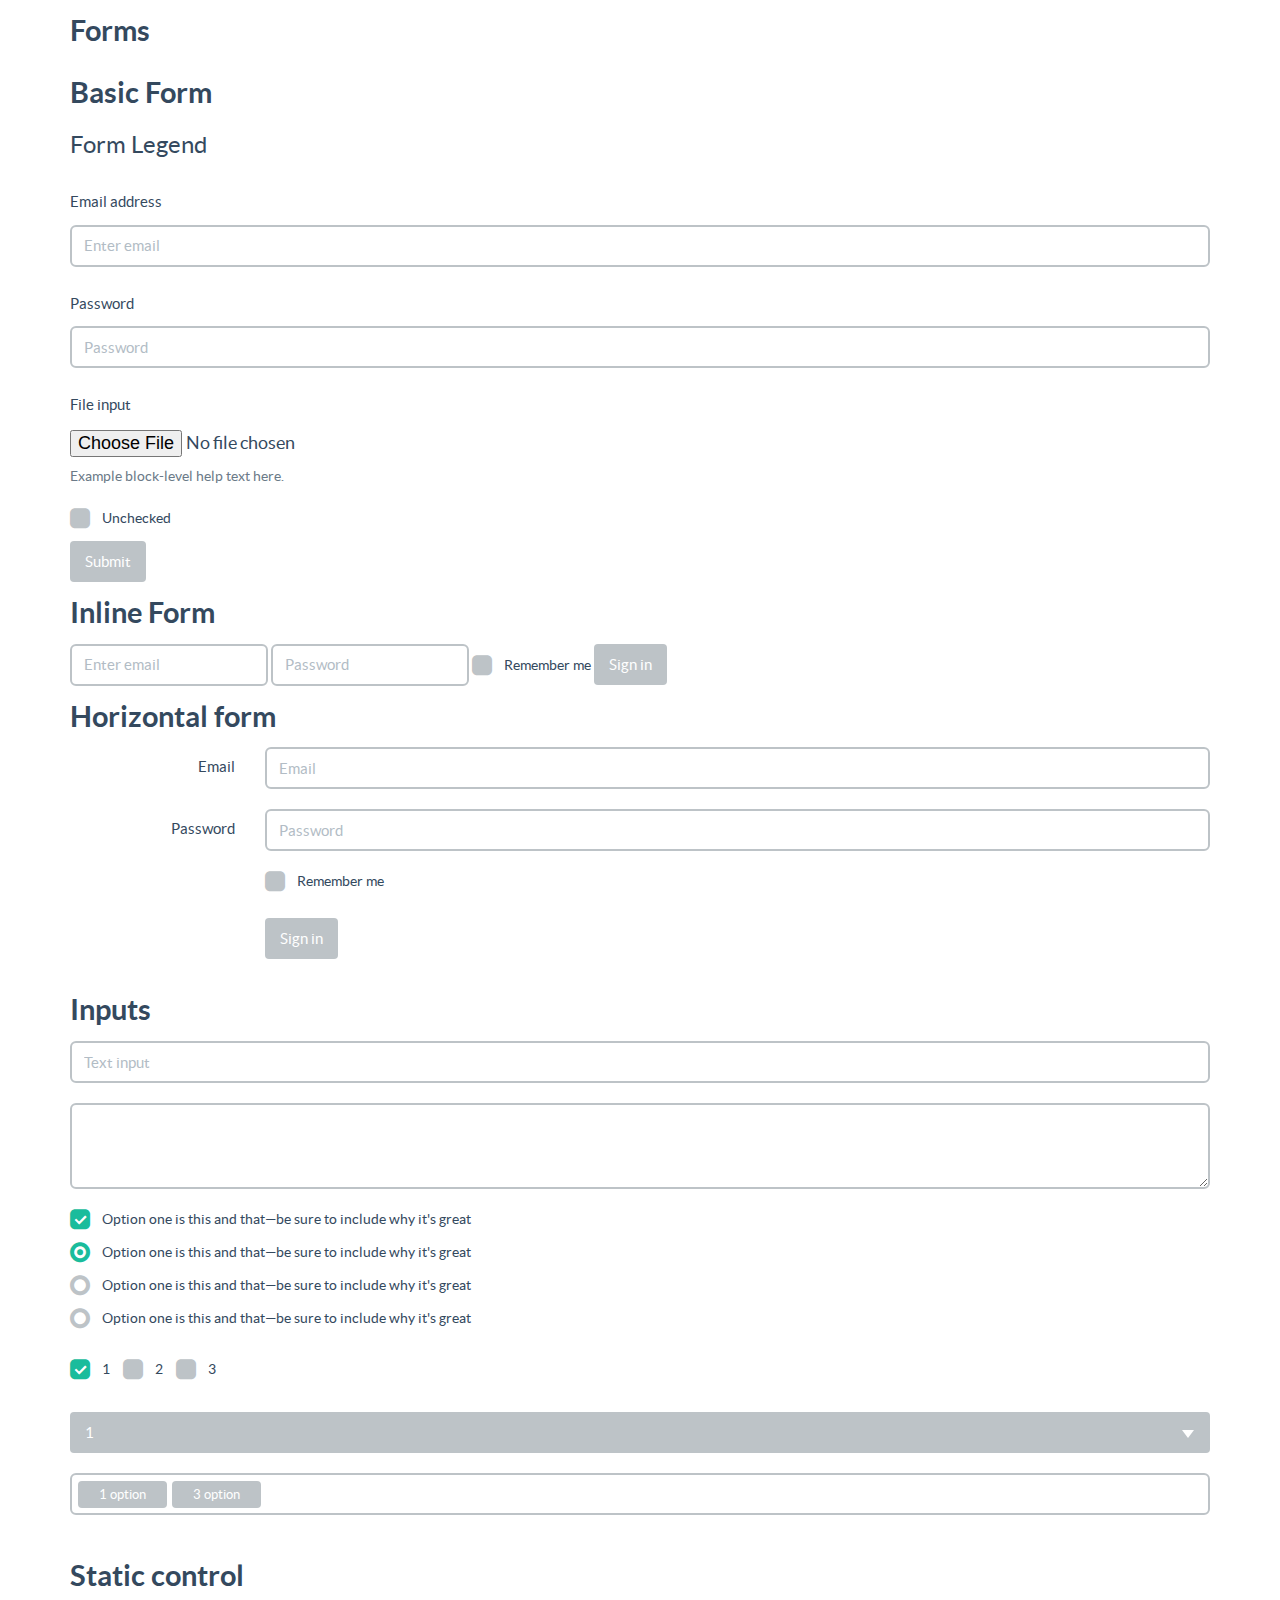
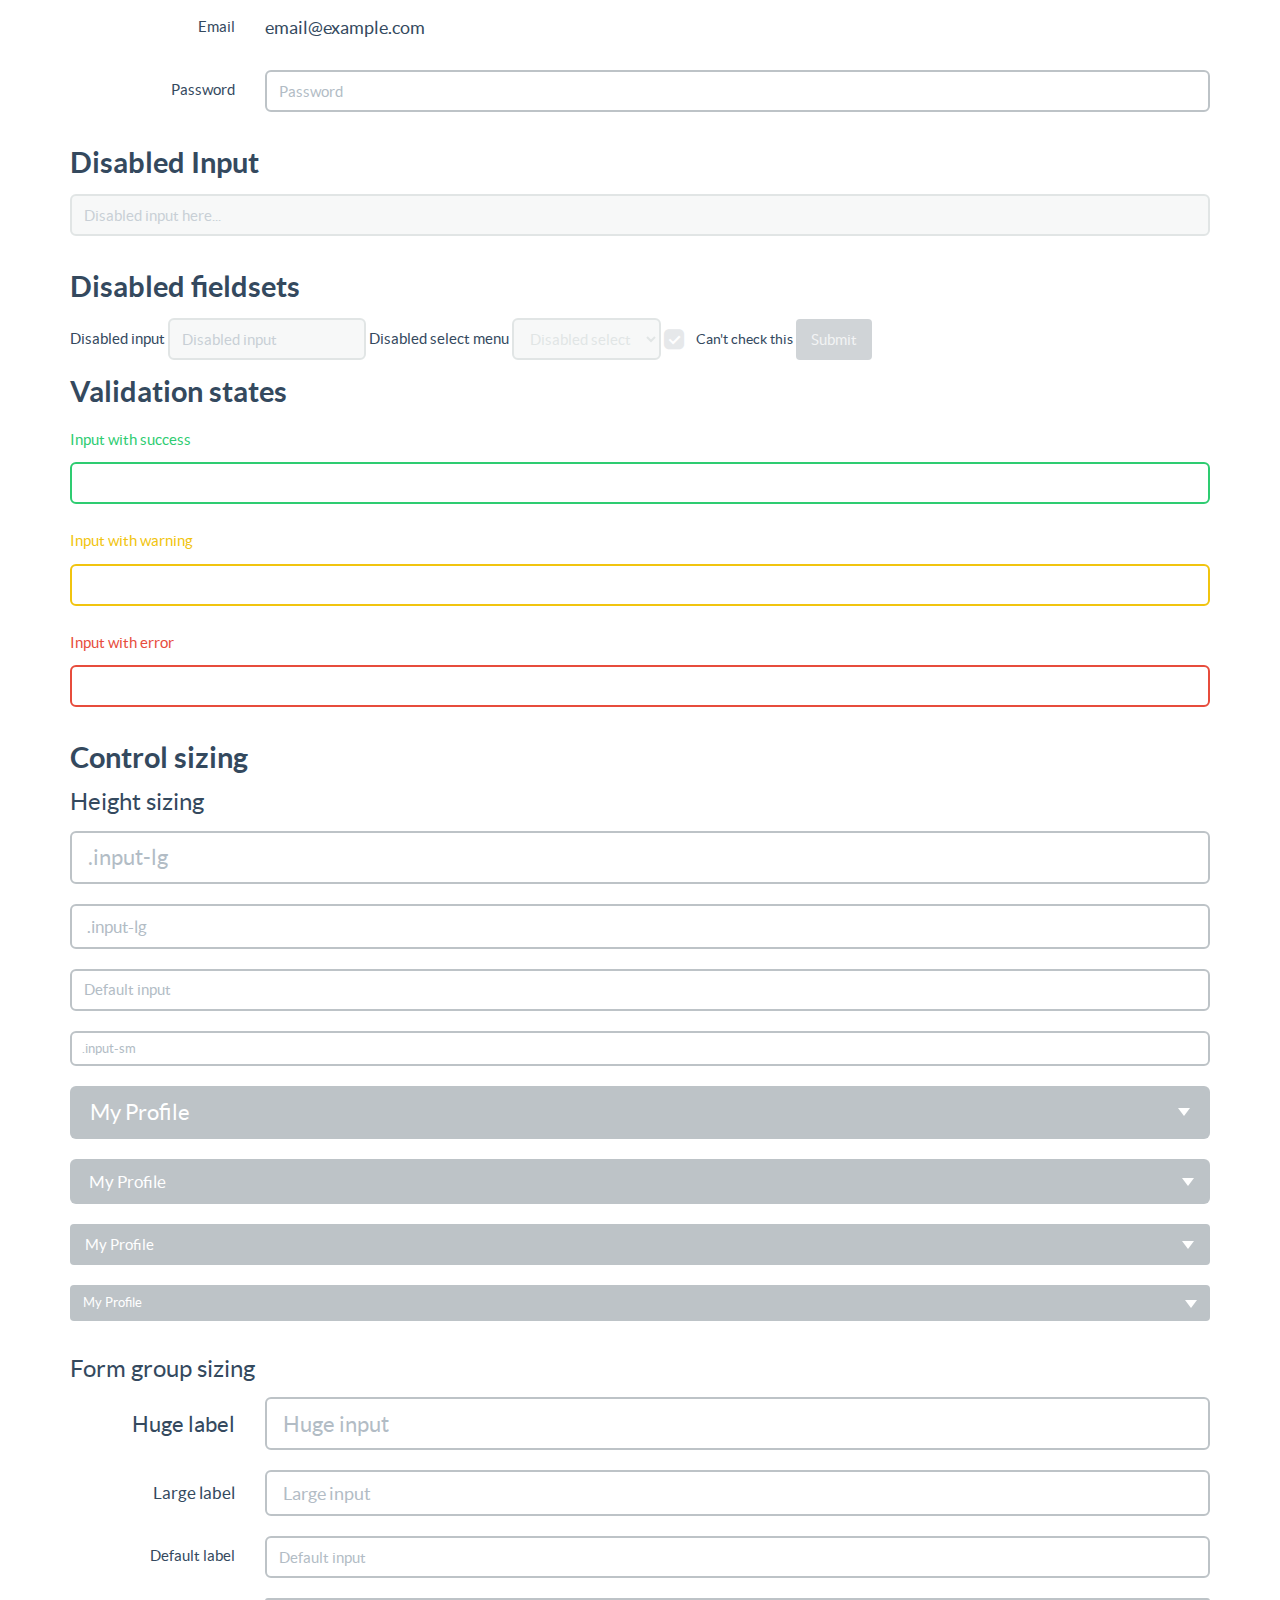
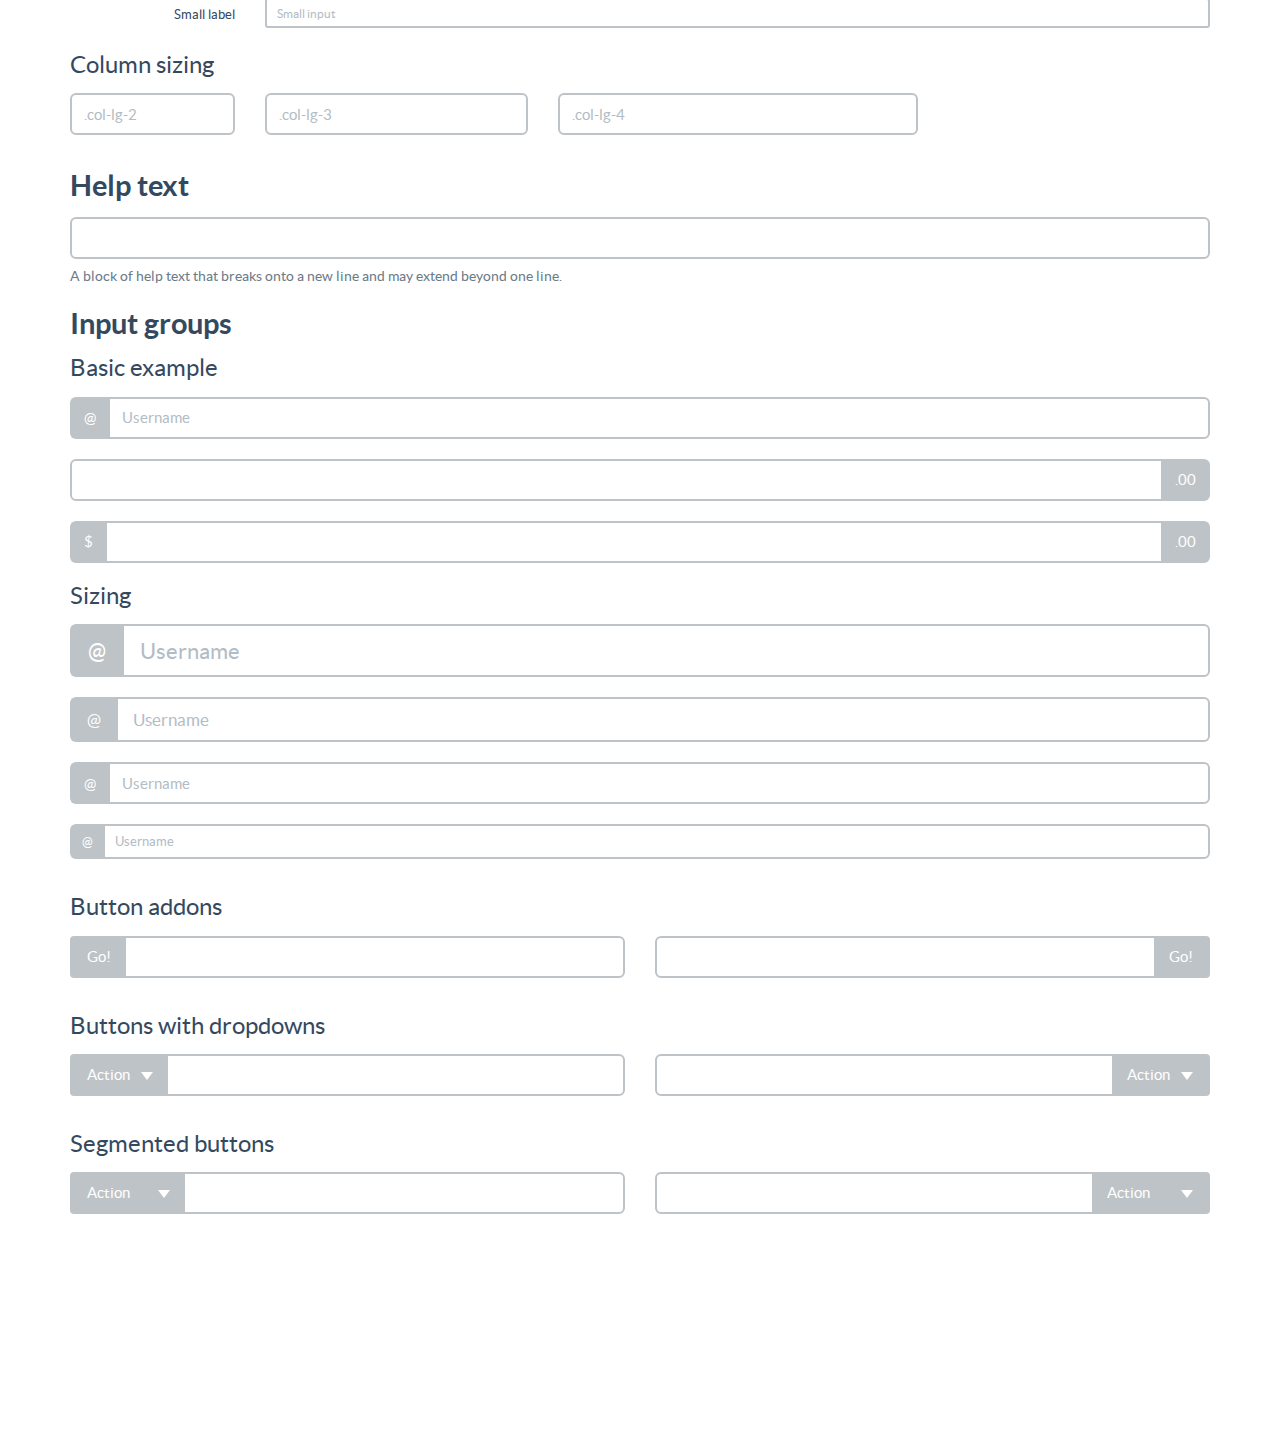
<file: docs/examples/forms.html>
<!DOCTYPE html>
<html lang="en">
  <head>
    <meta charset="utf-8">
    <title>Flat UI Free</title>
    <meta name="viewport" content="width=device-width, initial-scale=1.0">

    <!-- Loading Bootstrap -->
    <link href="../../dist/css/vendor/bootstrap/css/bootstrap.min.css" rel="stylesheet">

    <!-- Loading Flat UI -->
    <link href="../../dist/css/flat-ui.css" rel="stylesheet">

    <link rel="shortcut icon" href="../../dist/img/favicon.ico">

    <!-- HTML5 shim, for IE6-8 support of HTML5 elements. All other JS at the end of file. -->
    <!--[if lt IE 9]>
      <script src="../../dist/js/vendor/html5shiv.js"></script>
      <script src="../../dist/js/vendor/respond.min.js"></script>
    <![endif]-->
  </head>
  <body>

    <style>
      body {
        padding-bottom: 200px;
      }
    </style>

    <div class="container">
      <h4>Forms</h4>
      <div class="row">
        <div class="col-md-12">
          <h4>Basic Form</h4>
          <form role="form">
            <legend>Form Legend</legend>
            <div class="form-group">
              <label for="exampleInputEmail1">Email address</label>
              <input type="email" class="form-control" id="exampleInputEmail1" placeholder="Enter email">
            </div>
            <div class="form-group">
              <label for="exampleInputPassword1">Password</label>
              <input type="password" class="form-control" id="exampleInputPassword1" placeholder="Password">
            </div>
            <div class="form-group">
              <label for="exampleInputFile">File input</label>
              <input type="file" id="exampleInputFile">
              <p class="help-block">Example block-level help text here.</p>
            </div>
            <label class="checkbox" for="checkbox1">
              <input type="checkbox" data-toggle="checkbox" value="" id="checkbox1" required>
              Unchecked
            </label>
            <button type="submit" class="btn btn-default">Submit</button>
          </form>
        </div><!-- /.col-md-12 -->
      </div><!-- /.row -->
      <div class="row">
        <div class="col-md-12">
          <h4>Inline Form</h4>
          <form class="form-inline" role="form">
            <div class="form-group">
              <label class="sr-only" for="exampleInputEmail2">Email address</label>
              <input type="email" class="form-control" id="exampleInputEmail2" placeholder="Enter email">
            </div>
            <div class="form-group">
              <label class="sr-only" for="exampleInputPassword2">Password</label>
              <input type="password" class="form-control" id="exampleInputPassword2" placeholder="Password">
            </div>
            <div class="form-group">
              <label class="checkbox" for="checkbox2">
                <input type="checkbox" data-toggle="checkbox" value="" id="checkbox2" required>
                Remember me
              </label>
            </div>
            <button type="submit" class="btn btn-default">Sign in</button>
          </form>
        </div><!-- /.col-md-12 -->
      </div><!-- /.row -->
      <div class="row">
        <div class="col-md-12">
          <h4>Horizontal form</h4>
          <form class="form-horizontal" role="form">
            <div class="form-group">
              <label for="inputEmail1" class="col-lg-2 control-label">Email</label>
              <div class="col-lg-10">
                <input type="email" class="form-control" id="inputEmail1" placeholder="Email">
              </div>
            </div>
            <div class="form-group">
              <label for="inputPassword1" class="col-lg-2 control-label">Password</label>
              <div class="col-lg-10">
                <input type="password" class="form-control" id="inputPassword1" placeholder="Password">
              </div>
            </div>
            <div class="form-group">
              <div class="col-lg-offset-2 col-lg-10">
                <label class="checkbox" for="checkbox3">
                  <input type="checkbox" data-toggle="checkbox" value="" id="checkbox3" required>
                  Remember me
                </label>
              </div>
            </div>
            <div class="form-group">
              <div class="col-lg-offset-2 col-lg-10">
                <button type="submit" class="btn btn-default">Sign in</button>
              </div>
            </div>
          </form>
        </div><!-- /.col-md-12 -->
      </div><!-- /.row -->
      <div class="row">
        <div class="col-md-12">
          <h4>Inputs</h4>
          <form action="#" class="form">
            <div class="form-group">
              <input type="text" class="form-control" placeholder="Text input">
            </div>
            <div class="form-group">
              <textarea class="form-control" rows="3"></textarea>
            </div>
            <div class="form-group">
              <label class="checkbox" for="checkbox4">
                <input type="checkbox" data-toggle="checkbox" value="" id="checkbox4" required checked>
                 Option one is this and that&mdash;be sure to include why it's great
              </label>
              <label class="radio" for="radio4a">
                <input type="radio" name="optionsRadios" data-toggle="radio" value="" id="radio4a" required checked>
                 Option one is this and that&mdash;be sure to include why it's great
              </label>
              <label class="radio" for="radio4b">
                <input type="radio" name="optionsRadios" data-toggle="radio" value="" id="radio4b" required>
                 Option one is this and that&mdash;be sure to include why it's great
              </label>
              <label class="radio" for="radio4c">
                <input type="radio" name="optionsRadios" data-toggle="radio" value="" id="radio4c" required>
                 Option one is this and that&mdash;be sure to include why it's great
              </label>
            </div>
            <div class="form-group">
              <label class="checkbox checkbox-inline" for="checkbox5a">
                <input type="checkbox" data-toggle="checkbox" value="" id="checkbox5a" required checked> 1
              </label>
              <label class="checkbox checkbox-inline" for="checkbox5b">
                <input type="checkbox" data-toggle="checkbox" value="" id="checkbox5b" required > 2
              </label>
              <label class="checkbox checkbox-inline" for="checkbox5c">
                <input type="checkbox" data-toggle="checkbox" value="" id="checkbox5c" required > 3
              </label>
            </div>
            <div class="form-group">
              <select data-toggle="select" class="form-control select select-default">
                <option>1</option>
                <option>2</option>
                <option>3</option>
                <option>4</option>
                <option>5</option>
              </select>
            </div>
            <div class="form-group">
              <select data-toggle="select" multiple class="form-control multiselect multiselect-default mrs mbm">
                <option value="0" selected>1 option</option>
                <option value="1">2 option</option>
                <option value="2" selected>3 option</option>
                <option value="3">4 option</option>
                <option value="4">5 option</option>
              </select>
            </div>
          </form>
        </div>
      </div><!-- /.row -->
      <div class="row">
        <div class="col-md-12">
          <h4>Static control</h4>
          <form class="form-horizontal" role="form">
            <div class="form-group">
              <label class="col-lg-2 control-label">Email</label>
              <div class="col-lg-10">
                <p class="form-control-static">email@example.com</p>
              </div>
            </div>
            <div class="form-group">
              <label for="inputPassword" class="col-lg-2 control-label">Password</label>
              <div class="col-lg-10">
                <input type="password" class="form-control" id="inputPassword" placeholder="Password">
              </div>
            </div>
          </form>
        </div>
      </div><!-- /.row -->
      <div class="row">
        <div class="col-md-12">
          <h4>Disabled Input</h4>
          <form action="#" class="form">
            <div class="form-group">
              <input class="form-control" id="disabledInput" type="text" placeholder="Disabled input here..." disabled>
            </div>
          </form>
        </div>
      </div><!-- /.row -->
      <div class="row">
        <div class="col-md-12">
          <h4>Disabled fieldsets</h4>
          <form class="form-inline" role="form">
            <fieldset disabled>
              <div class="form-group">
                <label for="disabledTextInput">Disabled input</label>
                <input type="text" id="disabledTextInput" class="form-control" placeholder="Disabled input">
              </div>
              <div class="form-group">
                <label for="disabledSelect">Disabled select menu</label>
                <select id="disabledSelect" class="form-control">
                  <option>Disabled select</option>
                </select>
              </div>
              <label class="checkbox checkbox-inline" for="checkbox6">
                <input type="checkbox" data-toggle="checkbox" value="" id="checkbox6" required checked> Can't check this
              </label>
              <button type="submit" class="btn btn-primary">Submit</button>
            </fieldset>
          </form>
        </div>
      </div><!-- /.row -->
      <div class="row">
        <div class="col-md-12">
          <h4>Validation states</h4>
          <div class="form-group has-success">
            <label class="control-label" for="inputSuccess">Input with success</label>
            <input type="text" class="form-control" id="inputSuccess">
          </div>
          <div class="form-group has-warning">
            <label class="control-label" for="inputWarning">Input with warning</label>
            <input type="text" class="form-control" id="inputWarning">
          </div>
          <div class="form-group has-error">
            <label class="control-label" for="inputError">Input with error</label>
            <input type="text" class="form-control" id="inputError">
          </div>
        </div>
      </div><!-- /.row -->
      <div class="row">
        <div class="col-md-12">
          <h4>Control sizing</h4>
          <h6>Height sizing</h6>
          <div class="form-group">
            <input class="form-control input-hg" type="text" placeholder=".input-lg">
          </div>
          <div class="form-group">
            <input class="form-control input-lg" type="text" placeholder=".input-lg">
          </div>
          <div class="form-group">
            <input class="form-control" type="text" placeholder="Default input">
          </div>
          <div class="form-group">
            <input class="form-control input-sm" type="text" placeholder=".input-sm">
          </div>

          <div class="form-group">
            <select data-toggle="select" class="form-control select select-default select-hg">
              <optgroup label="Profile">
                <option value="0">My Profile</option>
                <option value="1">My Friends</option>
              </optgroup>
              <optgroup label="System">
                <option value="2">Messages</option>
                <option value="3">My Settings</option>
                <option value="4" class="highlighted">Logout</option>
              </optgroup>
            </select>
          </div>
          <div class="form-group">
            <select data-toggle="select" class="form-control select select-default select-lg">
              <optgroup label="Profile">
                <option value="0">My Profile</option>
                <option value="1">My Friends</option>
              </optgroup>
              <optgroup label="System">
                <option value="2">Messages</option>
                <option value="3">My Settings</option>
                <option value="4" class="highlighted">Logout</option>
              </optgroup>
            </select>
          </div>
          <div class="form-group">
            <select data-toggle="select" class="form-control select select-default">
              <optgroup label="Profile">
                <option value="0">My Profile</option>
                <option value="1">My Friends</option>
              </optgroup>
              <optgroup label="System">
                <option value="2">Messages</option>
                <option value="3">My Settings</option>
                <option value="4" class="highlighted">Logout</option>
              </optgroup>
            </select>
          </div>
          <div class="form-group">
            <select data-toggle="select" class="form-control select select-default select-sm">
              <optgroup label="Profile">
                <option value="0">My Profile</option>
                <option value="1">My Friends</option>
              </optgroup>
              <optgroup label="System">
                <option value="2">Messages</option>
                <option value="3">My Settings</option>
                <option value="4" class="highlighted">Logout</option>
              </optgroup>
            </select>
          </div>
        </div>
      </div>
      <h6>Form group sizing</h6>
      <form class="form-horizontal" role="form">
        <div class="form-group form-group-hg">
          <label class="col-sm-2 control-label" for="formGroupInputHuge">Huge label</label>
          <div class="col-sm-10">
            <input class="form-control" type="text" id="formGroupInputHuge" placeholder="Huge input">
          </div>
        </div>
        <div class="form-group form-group-lg">
          <label class="col-sm-2 control-label" for="formGroupInputLarge">Large label</label>
          <div class="col-sm-10">
            <input class="form-control" type="text" id="formGroupInputLarge" placeholder="Large input">
          </div>
        </div>
        <div class="form-group">
          <label class="col-sm-2 control-label" for="formGroupInputDefault">Default label</label>
          <div class="col-sm-10">
            <input class="form-control" type="text" id="formGroupInputDefault" placeholder="Default input">
          </div>
        </div>
        <div class="form-group form-group-sm">
          <label class="col-sm-2 control-label" for="formGroupInputSmall">Small label</label>
          <div class="col-sm-10">
            <input class="form-control" type="text" id="formGroupInputSmall" placeholder="Small input">
          </div>
        </div>
      </form>
      <h6>Column sizing</h6>
      <div class="row">
        <div class="col-lg-2">
          <div class="form-group">
            <input type="text" class="form-control" placeholder=".col-lg-2">
          </div><!-- /.form-group -->
        </div>
        <div class="col-lg-3">
          <div class="form-group">
            <input type="text" class="form-control" placeholder=".col-lg-3">
          </div><!-- /.form-group -->
        </div>
        <div class="col-lg-4">
          <div class="form-group">
            <input type="text" class="form-control" placeholder=".col-lg-4">
          </div><!-- /.form-group -->
        </div>
      </div>
      <div class="row">
        <div class="col-md-12">
          <h4>Help text</h4>
          <form class="form">
            <input type="text" class="form-control">
            <span class="help-block">A block of help text that breaks onto a new line and may extend beyond one line.</span>
          </form>
        </div>
      </div>
      <div class="row">
        <div class="col-md-12">
          <h4>Input groups</h4>
          <h6>Basic example</h6>
          <div class="form-group">
            <div class="input-group">
              <span class="input-group-addon">@</span>
              <input type="text" class="form-control" placeholder="Username">
            </div>
          </div>
          <div class="form-group">
            <div class="input-group">
              <input type="text" class="form-control">
              <span class="input-group-addon">.00</span>
            </div>
          </div>
          <div class="form-group">
            <div class="input-group">
              <span class="input-group-addon">$</span>
              <input type="text" class="form-control">
              <span class="input-group-addon">.00</span>
            </div>
          </div>
          <h6>Sizing</h6>
          <div class="form-group">
            <div class="input-group input-group-hg">
              <span class="input-group-addon">@</span>
              <input type="text" class="form-control input-hg" placeholder="Username">
            </div>
          </div>
          <div class="form-group">
            <div class="input-group input-group-lg">
              <span class="input-group-addon">@</span>
              <input type="text" class="form-control input-lg" placeholder="Username">
            </div>
          </div>

          <div class="form-group">
            <div class="input-group">
              <span class="input-group-addon">@</span>
              <input type="text" class="form-control" placeholder="Username">
            </div>
          </div>

          <div class="form-group">
            <div class="input-group input-group-sm">
              <span class="input-group-addon">@</span>
              <input type="text" class="form-control" placeholder="Username">
            </div>
          </div>

        </div>
      </div><!-- /.row -->
      <h6>Button addons</h6>
      <div class="row">
        <div class="col-lg-6">
          <div class="form-group">
            <div class="input-group">
              <span class="input-group-btn">
                <button class="btn btn-default" type="button">Go!</button>
              </span>
              <input type="text" class="form-control">
            </div><!-- /input-group -->
          </div>
        </div><!-- /.col-lg-6 -->
        <div class="col-lg-6">
          <div class="form-group">
            <div class="input-group">
              <input type="text" class="form-control">
              <span class="input-group-btn">
                <button class="btn btn-default" type="button">Go!</button>
              </span>
            </div><!-- /input-group -->
          </div><!-- /.form-group -->
        </div><!-- /.col-lg-6 -->
      </div><!-- /.row -->
      <h6>Buttons with dropdowns</h6>
      <div class="row">
        <div class="col-lg-6">
          <div class="form-group">
            <div class="input-group">
              <div class="input-group-btn">
                <button type="button" class="btn btn-default dropdown-toggle" data-toggle="dropdown">Action <span class="caret"></span></button>
                <ul class="dropdown-menu">
                  <li><a href="#">Action</a></li>
                  <li><a href="#">Another action</a></li>
                  <li><a href="#">Something else here</a></li>
                  <li class="divider"></li>
                  <li><a href="#">Separated link</a></li>
                </ul>
              </div><!-- /btn-group -->
              <input type="text" class="form-control">
            </div><!-- /input-group -->
          </div><!-- /.form-group -->
        </div><!-- /.col-lg-6 -->
        <div class="col-lg-6">
          <div class="form-group">
            <div class="input-group">
              <input type="text" class="form-control">
              <div class="input-group-btn">
                <button type="button" class="btn btn-default dropdown-toggle" data-toggle="dropdown">Action <span class="caret"></span></button>
                <ul class="dropdown-menu pull-right">
                  <li><a href="#">Action</a></li>
                  <li><a href="#">Another action</a></li>
                  <li><a href="#">Something else here</a></li>
                  <li class="divider"></li>
                  <li><a href="#">Separated link</a></li>
                </ul>
              </div><!-- /btn-group -->
            </div><!-- /input-group -->
          </div><!-- /.form-group -->
        </div><!-- /.col-lg-6 -->
      </div><!-- /.row -->
      <h6>Segmented buttons</h6>
      <div class="row">
        <div class="col-lg-6">
          <div class="form-group">
            <div class="input-group">
              <div class="input-group-btn">
                <button tabindex="-1" class="btn btn-default" type="button">Action</button>
                <button tabindex="-1" data-toggle="dropdown" class="btn btn-default dropdown-toggle" type="button">
                  <span class="caret"></span>
                </button>
                <ul role="menu" class="dropdown-menu">
                  <li><a href="#">Action</a></li>
                  <li><a href="#">Another action</a></li>
                  <li><a href="#">Something else here</a></li>
                  <li class="divider"></li>
                  <li><a href="#">Separated link</a></li>
                </ul>
              </div>
              <input type="text" class="form-control">
            </div><!-- /.input-group -->
          </div><!-- /.form-group -->
        </div><!-- /.col-lg-6 -->
        <div class="col-lg-6">
          <div class="form-group">
            <div class="input-group">
              <input type="text" class="form-control">
              <div class="input-group-btn">
                <button tabindex="-1" class="btn btn-default" type="button">Action</button>
                <button tabindex="-1" data-toggle="dropdown" class="btn btn-default dropdown-toggle" type="button">
                  <span class="caret"></span>
                </button>
                <ul role="menu" class="dropdown-menu pull-right">
                  <li><a href="#">Action</a></li>
                  <li><a href="#">Another action</a></li>
                  <li><a href="#">Something else here</a></li>
                  <li class="divider"></li>
                  <li><a href="#">Separated link</a></li>
                </ul>
              </div>
            </div><!-- /.input-group -->
          </div><!-- /.form-group -->
        </div><!-- /.col-lg-6 -->
      </div><!-- /.row -->
    </div><!-- /.container -->

    <!-- jQuery (necessary for Bootstrap's JavaScript plugins) -->
    <script src="../../dist/js/vendor/jquery.min.js"></script>
    <!-- Include all compiled plugins (below), or include individual files as needed -->
    <script src="../../dist/js/flat-ui.min.js"></script>

    <script src="../assets/js/application.js"></script>

  </body>
</html>
</file>
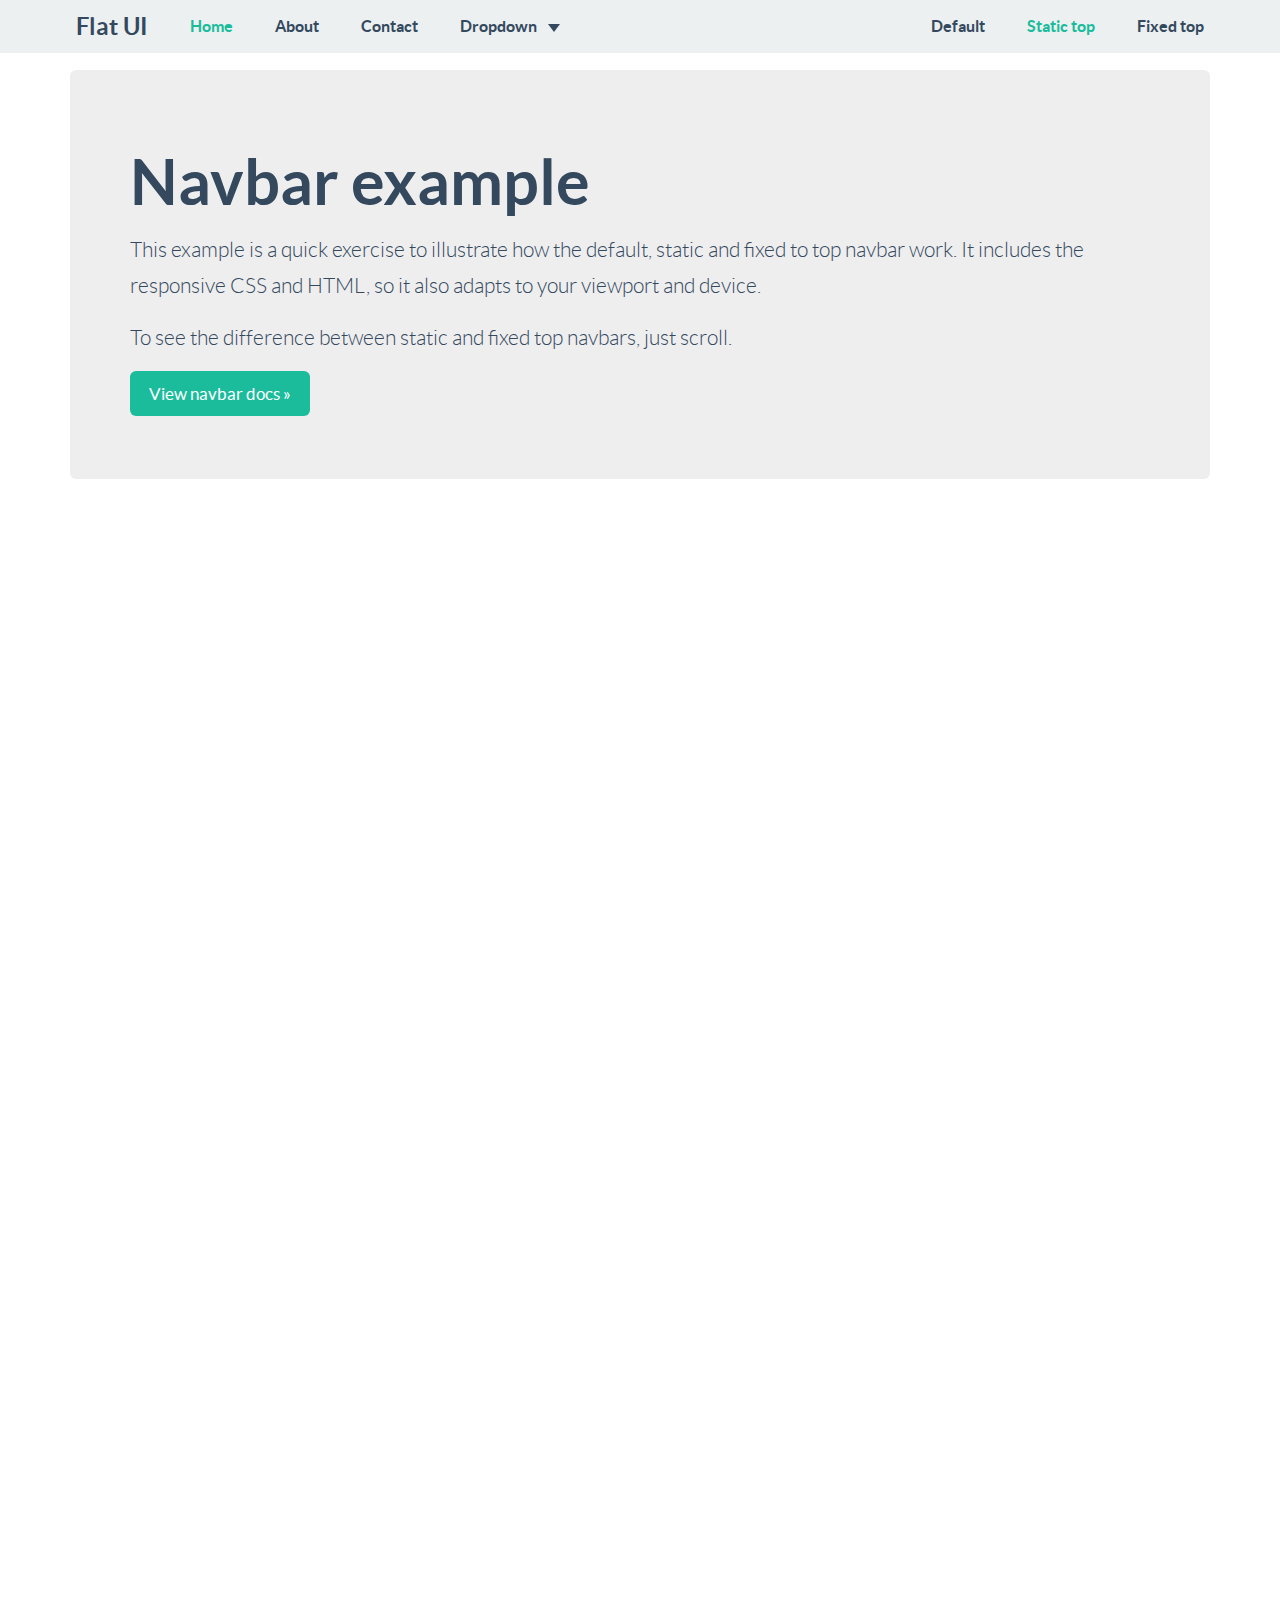
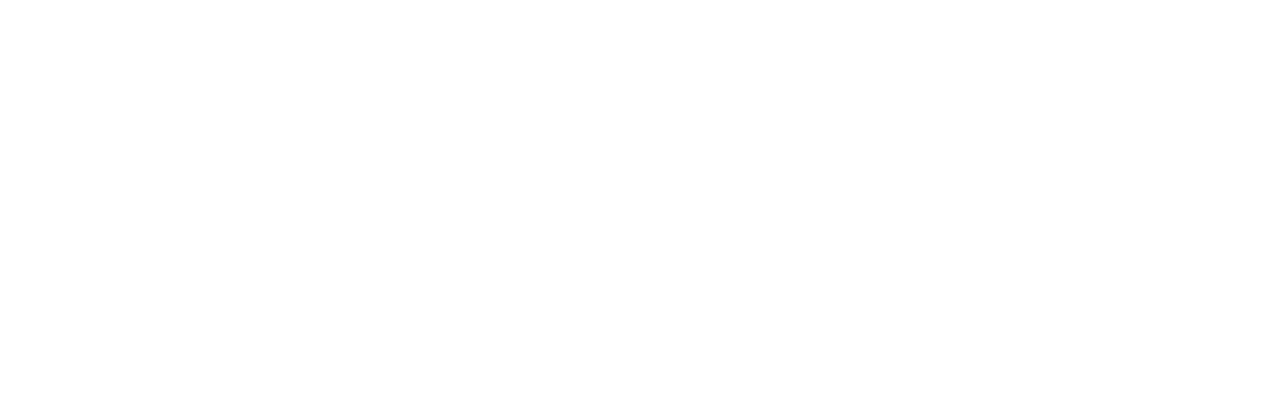
<file: docs/examples/navbar-fixed-top.html>
<!DOCTYPE html>
<html lang="en">
  <head>
    <meta charset="utf-8">
    <title>Flat UI Free</title>
    <meta name="viewport" content="width=device-width, initial-scale=1.0">

    <!-- Loading Bootstrap -->
    <link href="../../dist/css/vendor/bootstrap/css/bootstrap.min.css" rel="stylesheet">

    <!-- Loading Flat UI -->
    <link href="../../dist/css/flat-ui.css" rel="stylesheet">

    <link rel="shortcut icon" href="../../dist/img/favicon.ico">

    <!-- HTML5 shim, for IE6-8 support of HTML5 elements. All other JS at the end of file. -->
    <!--[if lt IE 9]>
      <script src="../../dist/js/vendor/html5shiv.js"></script>
      <script src="../../dist/js/vendor/respond.min.js"></script>
    <![endif]-->
  </head>
  <body>
    <style>
      body {
        min-height: 2000px;
        padding-top: 70px;
      }
    </style>

    <!-- Static navbar -->
    <div class="navbar navbar-default navbar-fixed-top" role="navigation">
      <div class="container">
        <div class="navbar-header">
          <button type="button" class="navbar-toggle" data-toggle="collapse" data-target=".navbar-collapse">
            <span class="sr-only">Toggle navigation</span>
          </button>
          <a class="navbar-brand" href="#">Flat UI</a>
        </div>
        <div class="navbar-collapse collapse">
          <ul class="nav navbar-nav">
            <li class="active"><a href="#">Home</a></li>
            <li><a href="#about">About</a></li>
            <li><a href="#contact">Contact</a></li>
            <li class="dropdown">
              <a href="#" class="dropdown-toggle" data-toggle="dropdown">Dropdown <b class="caret"></b></a>
              <ul class="dropdown-menu">
                <li><a href="#">Action</a></li>
                <li><a href="#">Another action</a></li>
                <li><a href="#">Something else here</a></li>
                <li class="divider"></li>
                <li class="dropdown-header">Nav header</li>
                <li><a href="#">Separated link</a></li>
                <li><a href="#">One more separated link</a></li>
              </ul>
            </li>
          </ul>
          <ul class="nav navbar-nav navbar-right">
            <li><a href="../navbar/">Default</a></li>
            <li class="active"><a href="./">Static top</a></li>
            <li><a href="../navbar-fixed-top/">Fixed top</a></li>
          </ul>
        </div><!--/.nav-collapse -->
      </div>
    </div>


    <div class="container">

      <!-- Main component for a primary marketing message or call to action -->
      <div class="jumbotron">
        <h1>Navbar example</h1>
        <p>This example is a quick exercise to illustrate how the default, static and fixed to top navbar work. It includes the responsive CSS and HTML, so it also adapts to your viewport and device.</p>
        <p>To see the difference between static and fixed top navbars, just scroll.</p>
        <p>
          <a class="btn btn-lg btn-primary" href="../../components/#navbar" role="button">View navbar docs &raquo;</a>
        </p>
      </div>

    </div> <!-- /container -->

    <!-- jQuery (necessary for Bootstrap's JavaScript plugins) -->
    <script src="../../dist/js/vendor/jquery.min.js"></script>
    <!-- Include all compiled plugins (below), or include individual files as needed -->
    <script src="../../dist/js/flat-ui.min.js"></script>

    <script src="../assets/js/application.js"></script>

  </body>
</html>
</file>
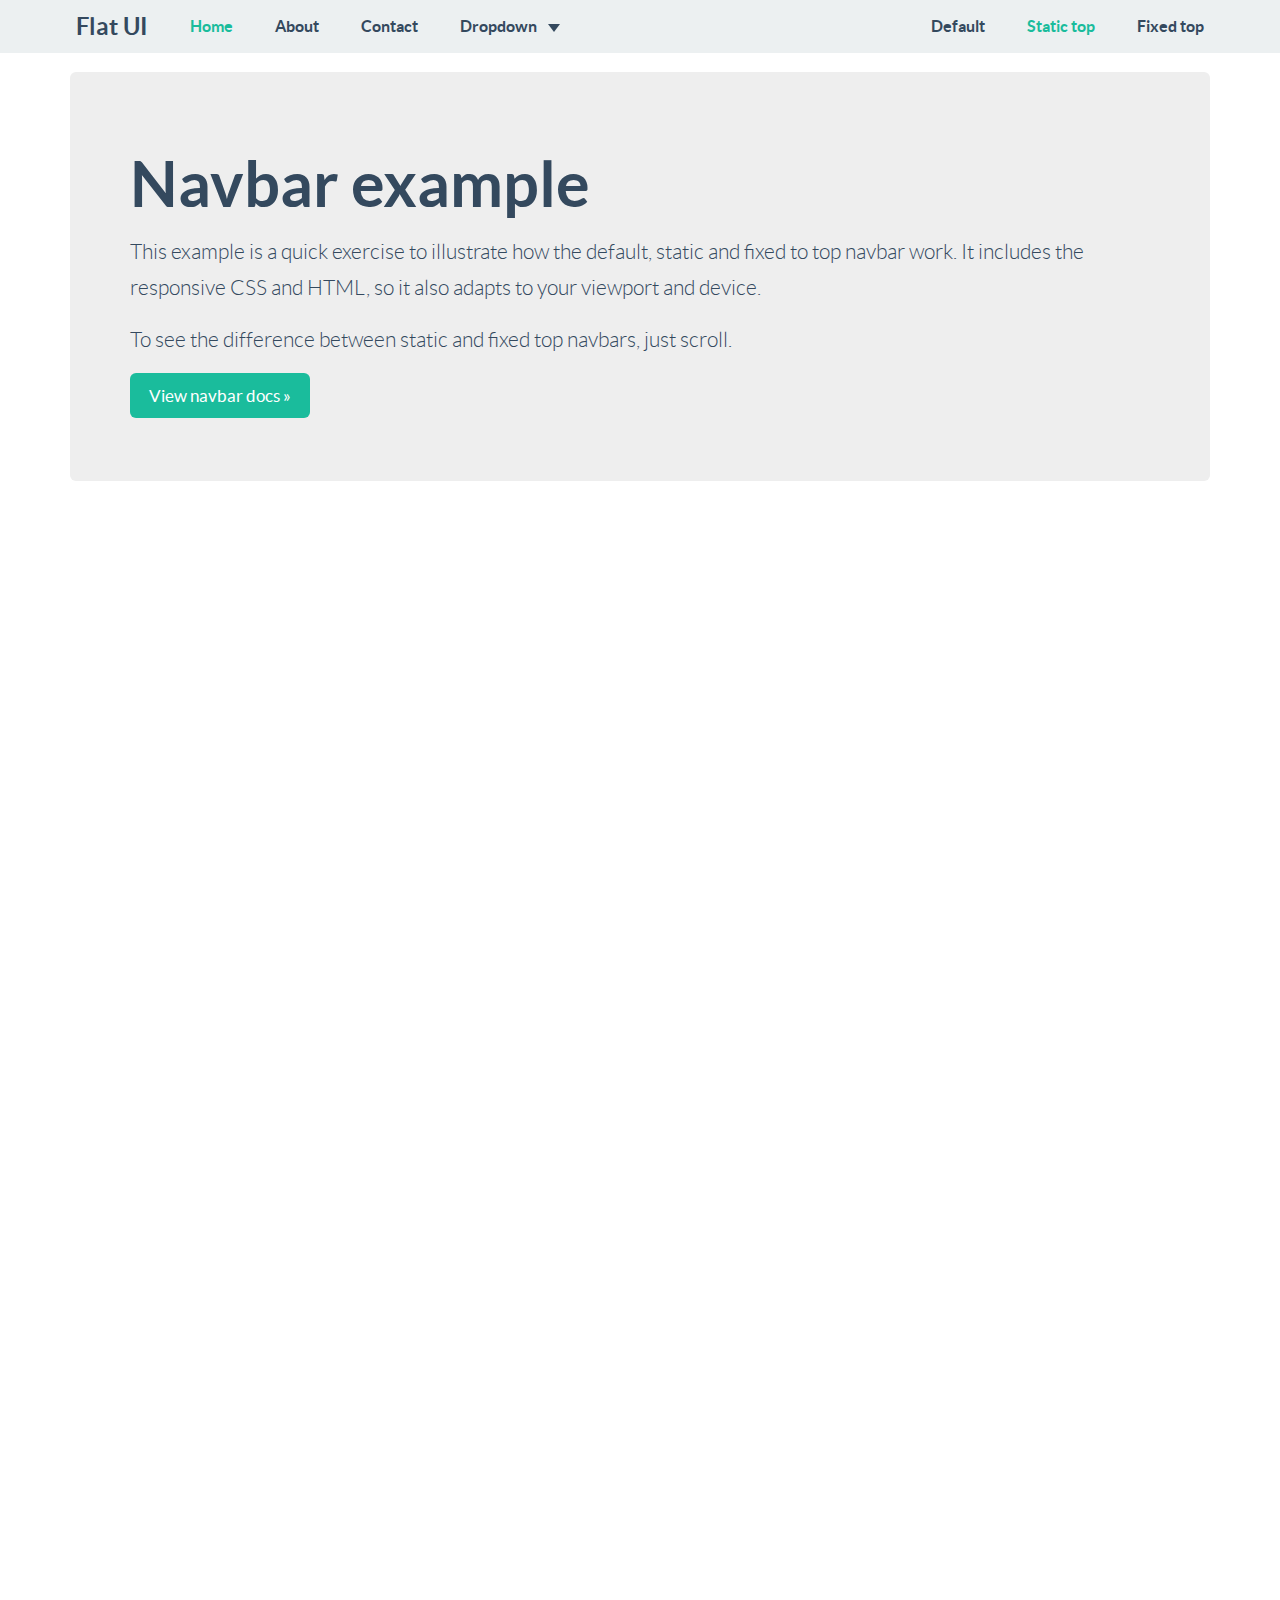
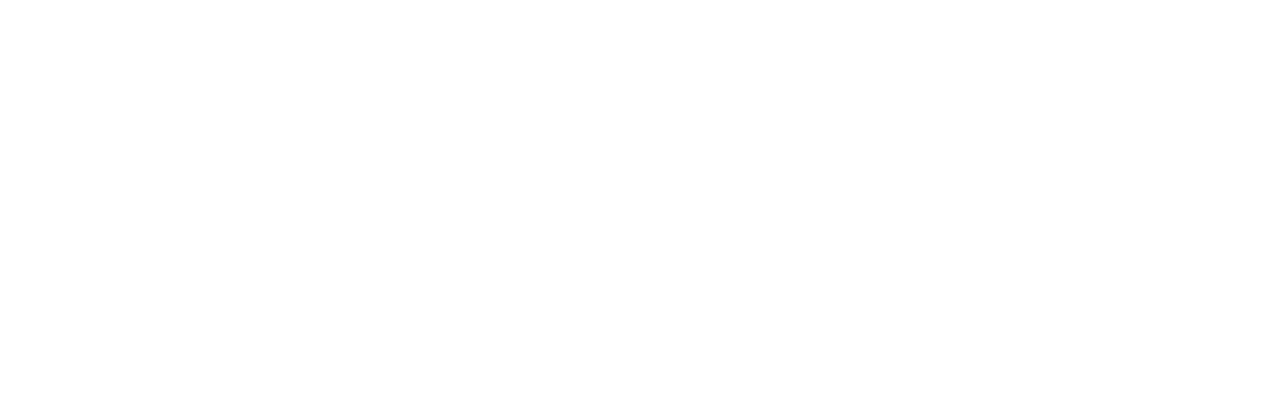
<file: docs/examples/navbar-static-top.html>
<!DOCTYPE html>
<html lang="en">
  <head>
    <meta charset="utf-8">
    <title>Flat UI Free</title>
    <meta name="viewport" content="width=device-width, initial-scale=1.0">

    <!-- Loading Bootstrap -->
    <link href="../../dist/css/vendor/bootstrap/css/bootstrap.min.css" rel="stylesheet">

    <!-- Loading Flat UI -->
    <link href="../../dist/css/flat-ui.css" rel="stylesheet">

    <link rel="shortcut icon" href="../../dist/img/favicon.ico">

    <!-- HTML5 shim, for IE6-8 support of HTML5 elements. All other JS at the end of file. -->
    <!--[if lt IE 9]>
      <script src="../../dist/js/vendor/html5shiv.js"></script>
      <script src="../../dist/js/vendor/respond.min.js"></script>
    <![endif]-->
  </head>
  <body>
    <style>
      body {
        min-height: 2000px;
      }

      .navbar-static-top {
        margin-bottom: 19px;
      }
    </style>

    <!-- Static navbar -->
    <div class="navbar navbar-default navbar-static-top" role="navigation">
      <div class="container">
        <div class="navbar-header">
          <button type="button" class="navbar-toggle" data-toggle="collapse" data-target=".navbar-collapse">
            <span class="sr-only">Toggle navigation</span>
          </button>
          <a class="navbar-brand" href="#">Flat UI</a>
        </div>
        <div class="navbar-collapse collapse">
          <ul class="nav navbar-nav">
            <li class="active"><a href="#">Home</a></li>
            <li><a href="#about">About</a></li>
            <li><a href="#contact">Contact</a></li>
            <li class="dropdown">
              <a href="#" class="dropdown-toggle" data-toggle="dropdown">Dropdown <b class="caret"></b></a>
              <ul class="dropdown-menu">
                <li><a href="#">Action</a></li>
                <li><a href="#">Another action</a></li>
                <li><a href="#">Something else here</a></li>
                <li class="divider"></li>
                <li class="dropdown-header">Nav header</li>
                <li><a href="#">Separated link</a></li>
                <li><a href="#">One more separated link</a></li>
              </ul>
            </li>
          </ul>
          <ul class="nav navbar-nav navbar-right">
            <li><a href="../navbar/">Default</a></li>
            <li class="active"><a href="./">Static top</a></li>
            <li><a href="../navbar-fixed-top/">Fixed top</a></li>
          </ul>
        </div><!--/.nav-collapse -->
      </div>
    </div>


    <div class="container">

      <!-- Main component for a primary marketing message or call to action -->
      <div class="jumbotron">
        <h1>Navbar example</h1>
        <p>This example is a quick exercise to illustrate how the default, static and fixed to top navbar work. It includes the responsive CSS and HTML, so it also adapts to your viewport and device.</p>
        <p>To see the difference between static and fixed top navbars, just scroll.</p>
        <p>
          <a class="btn btn-lg btn-primary" href="../../components/#navbar" role="button">View navbar docs &raquo;</a>
        </p>
      </div>

    </div> <!-- /container -->

    <!-- jQuery (necessary for Bootstrap's JavaScript plugins) -->
    <script src="../../dist/js/vendor/jquery.min.js"></script>
    <!-- Include all compiled plugins (below), or include individual files as needed -->
    <script src="../../dist/js/flat-ui.min.js"></script>

    <script src="../assets/js/application.js"></script>

  </body>
</html>
</file>
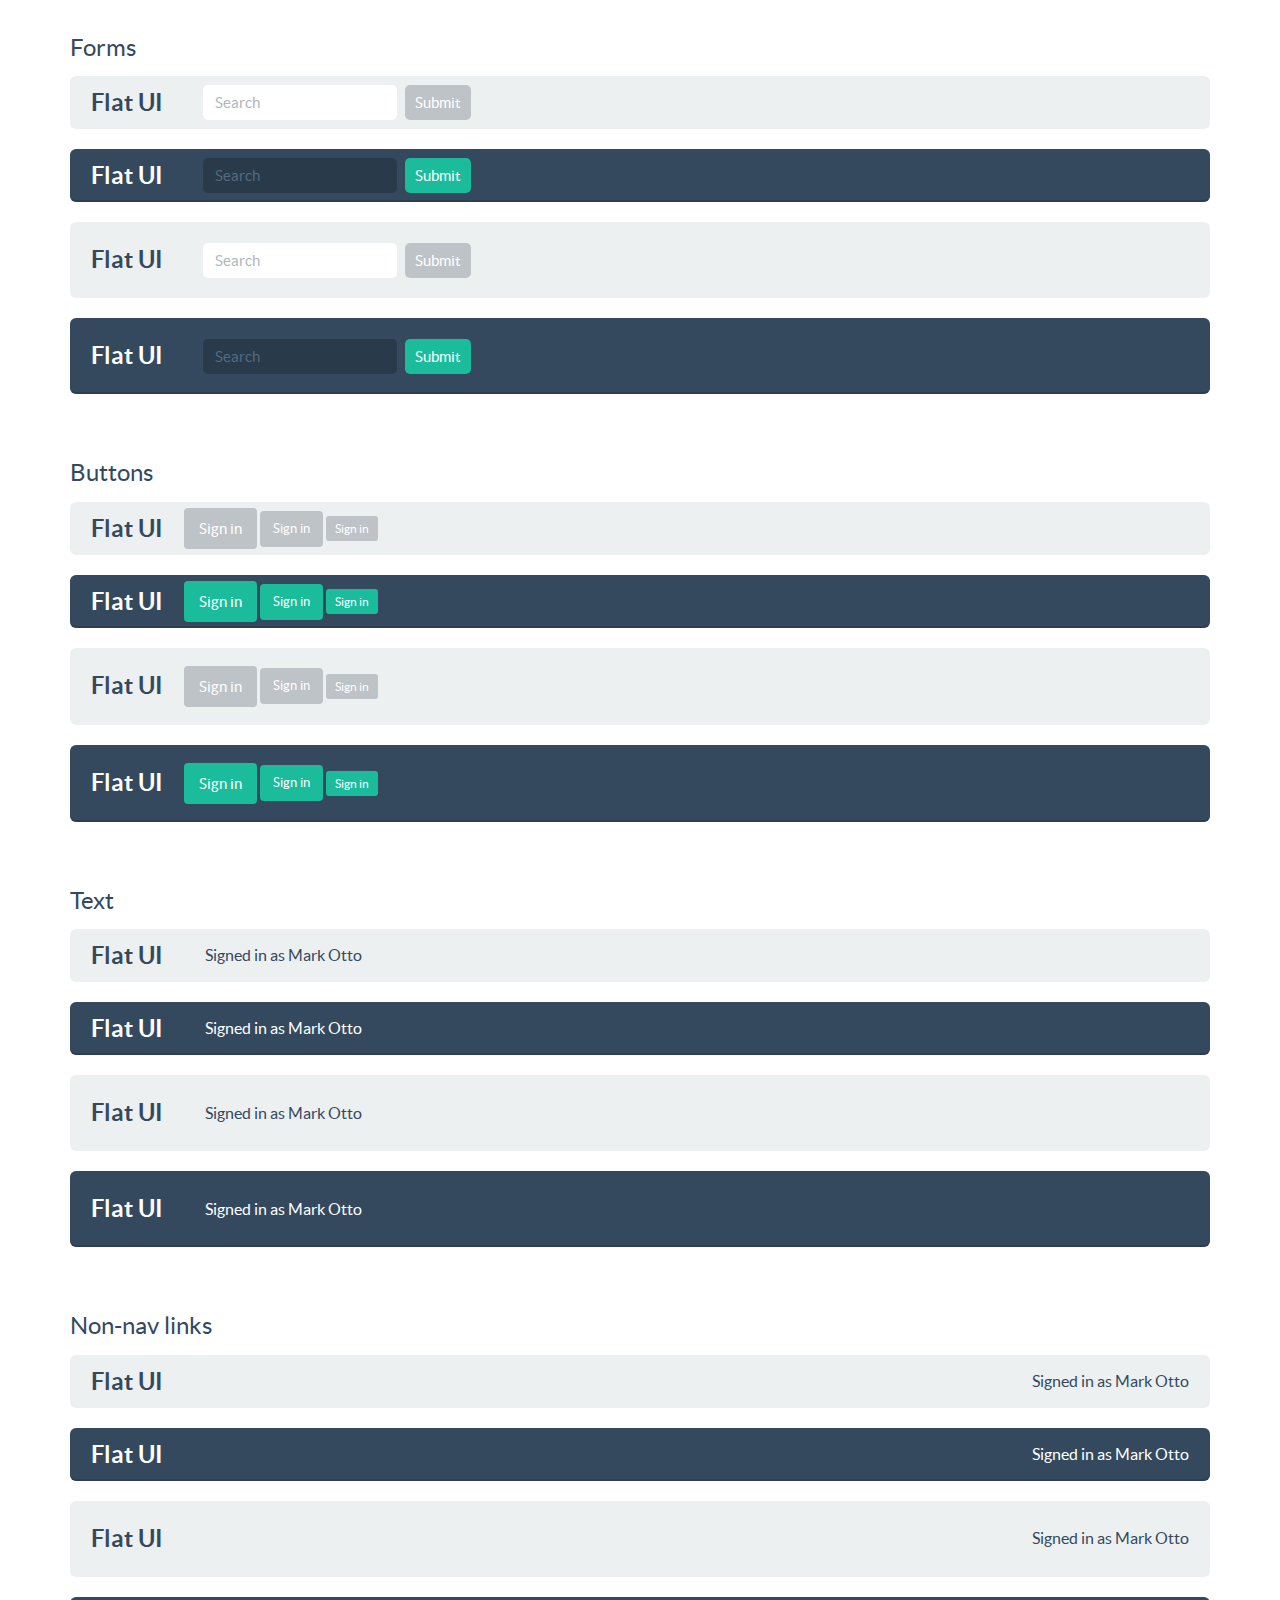
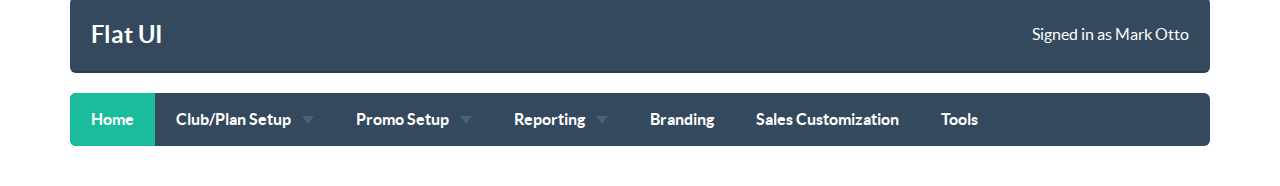
<file: docs/examples/navbars-with-elements.html>
<!DOCTYPE html>
<html lang="en">
  <head>
    <meta charset="utf-8">
    <title>Flat UI Free</title>
    <meta name="viewport" content="width=device-width, initial-scale=1.0">

    <!-- Loading Bootstrap -->
    <link href="../../dist/css/vendor/bootstrap/css/bootstrap.min.css" rel="stylesheet">

    <!-- Loading Flat UI -->
    <link href="../../dist/css/flat-ui.css" rel="stylesheet">

    <link rel="shortcut icon" href="../../dist/img/favicon.ico">

    <!-- HTML5 shim, for IE6-8 support of HTML5 elements. All other JS at the end of file. -->
    <!--[if lt IE 9]>
      <script src="../../dist/js/vendor/html5shiv.js"></script>
      <script src="../../dist/js/vendor/respond.min.js"></script>
    <![endif]-->
  </head>
  <body>
    <style>
      body {
          padding-bottom: 20px;
          padding-top: 20px;
      }
      .navbar {
          margin-bottom: 20px;
      }
    </style>
    <div class="container">
      <h6>Forms</h6>
      <nav role="navigation" class="navbar navbar-default">
        <div class="navbar-header">
          <button data-target="#bs-example-navbar-collapse-2" data-toggle="collapse" class="navbar-toggle" type="button">
            <span class="sr-only">Toggle navigation</span>
            <span class="icon-bar"></span>
            <span class="icon-bar"></span>
            <span class="icon-bar"></span>
          </button>
          <a href="#" class="navbar-brand">Flat UI</a>
        </div>
        <div id="bs-example-navbar-collapse-2" class="collapse navbar-collapse">
          <form role="search" class="navbar-form navbar-left">
            <div class="form-group">
              <input type="text" placeholder="Search" class="form-control">
            </div>
            <button class="btn btn-default" type="submit">Submit</button>
          </form>
        </div>
      </nav>
      <nav role="navigation" class="navbar navbar-inverse navbar-embossed">
        <div class="navbar-header">
          <button data-target="#bs-example-navbar-collapse-3" data-toggle="collapse" class="navbar-toggle" type="button">
            <span class="sr-only">Toggle navigation</span>
            <span class="icon-bar"></span>
            <span class="icon-bar"></span>
            <span class="icon-bar"></span>
          </button>
          <a href="#" class="navbar-brand">Flat UI</a>
        </div>
        <div id="bs-example-navbar-collapse-3" class="collapse navbar-collapse">
          <form role="search" class="navbar-form navbar-left">
            <div class="form-group">
              <input type="text" placeholder="Search" class="form-control">
            </div>
            <button class="btn btn-default" type="submit">Submit</button>
          </form>
        </div>
      </nav>
      <nav role="navigation" class="navbar navbar-default navbar-lg">
        <div class="navbar-header">
          <button data-target="#bs-example-navbar-collapse-4" data-toggle="collapse" class="navbar-toggle" type="button">
            <span class="sr-only">Toggle navigation</span>
            <span class="icon-bar"></span>
            <span class="icon-bar"></span>
            <span class="icon-bar"></span>
          </button>
          <a href="#" class="navbar-brand">Flat UI</a>
        </div>
        <div id="bs-example-navbar-collapse-4" class="collapse navbar-collapse">
          <form role="search" class="navbar-form navbar-left">
            <div class="form-group">
              <input type="text" placeholder="Search" class="form-control">
            </div>
            <button class="btn btn-default" type="submit">Submit</button>
          </form>
        </div>
      </nav>
      <nav role="navigation" class="navbar navbar-inverse navbar-embossed navbar-lg">
        <div class="navbar-header">
          <button data-target="#bs-example-navbar-collapse-5" data-toggle="collapse" class="navbar-toggle" type="button">
            <span class="sr-only">Toggle navigation</span>
            <span class="icon-bar"></span>
            <span class="icon-bar"></span>
            <span class="icon-bar"></span>
          </button>
          <a href="#" class="navbar-brand">Flat UI</a>
        </div>
        <div id="bs-example-navbar-collapse-5" class="collapse navbar-collapse">
          <form role="search" class="navbar-form navbar-left">
            <div class="form-group">
              <input type="text" placeholder="Search" class="form-control">
            </div>
            <button class="btn btn-default" type="submit">Submit</button>
          </form>
        </div>
      </nav>
      <br>
      <h6>Buttons</h6>
      <nav role="navigation" class="navbar navbar-default">
        <div class="navbar-header">
          <button data-target="#bs-example-navbar-collapse-6" data-toggle="collapse" class="navbar-toggle" type="button">
            <span class="sr-only">Toggle navigation</span>
            <span class="icon-bar"></span>
            <span class="icon-bar"></span>
            <span class="icon-bar"></span>
          </button>
          <a href="#" class="navbar-brand">Flat UI</a>
        </div>
        <div id="bs-example-navbar-collapse-6" class="collapse navbar-collapse">
          <button class="btn btn-default navbar-btn" type="button">Sign in</button>
          <button class="btn btn-default navbar-btn btn-sm" type="button">Sign in</button>
          <button class="btn btn-default navbar-btn btn-xs" type="button">Sign in</button>
        </div>
      </nav>
      <nav role="navigation" class="navbar navbar-inverse navbar-embossed">
        <div class="navbar-header">
          <button data-target="#bs-example-navbar-collapse-7" data-toggle="collapse" class="navbar-toggle" type="button">
            <span class="sr-only">Toggle navigation</span>
            <span class="icon-bar"></span>
            <span class="icon-bar"></span>
            <span class="icon-bar"></span>
          </button>
          <a href="#" class="navbar-brand">Flat UI</a>
        </div>
        <div id="bs-example-navbar-collapse-7" class="collapse navbar-collapse">
          <button class="btn btn-default navbar-btn" type="button">Sign in</button>
          <button class="btn btn-default navbar-btn btn-sm" type="button">Sign in</button>
          <button class="btn btn-default navbar-btn btn-xs" type="button">Sign in</button>
        </div>
      </nav>
      <nav role="navigation" class="navbar navbar-default navbar-lg">
        <div class="navbar-header">
          <button data-target="#bs-example-navbar-collapse-8" data-toggle="collapse" class="navbar-toggle" type="button">
            <span class="sr-only">Toggle navigation</span>
            <span class="icon-bar"></span>
            <span class="icon-bar"></span>
            <span class="icon-bar"></span>
          </button>
          <a href="#" class="navbar-brand">Flat UI</a>
        </div>
        <div id="bs-example-navbar-collapse-8" class="collapse navbar-collapse">
          <button class="btn btn-default navbar-btn" type="button">Sign in</button>
          <button class="btn btn-default navbar-btn btn-sm" type="button">Sign in</button>
          <button class="btn btn-default navbar-btn btn-xs" type="button">Sign in</button>
        </div>
      </nav>
      <nav role="navigation" class="navbar navbar-inverse navbar-embossed navbar-lg">
        <div class="navbar-header">
          <button data-target="#bs-example-navbar-collapse-9" data-toggle="collapse" class="navbar-toggle" type="button">
            <span class="sr-only">Toggle navigation</span>
            <span class="icon-bar"></span>
            <span class="icon-bar"></span>
            <span class="icon-bar"></span>
          </button>
          <a href="#" class="navbar-brand">Flat UI</a>
        </div>
        <div id="bs-example-navbar-collapse-9" class="collapse navbar-collapse">
          <button class="btn btn-default navbar-btn" type="button">Sign in</button>
          <button class="btn btn-default navbar-btn btn-sm" type="button">Sign in</button>
          <button class="btn btn-default navbar-btn btn-xs" type="button">Sign in</button>
        </div>
      </nav>
      <br>
      <h6>Text</h6>
      <nav role="navigation" class="navbar navbar-default">
        <div class="navbar-header">
          <button data-target="#bs-example-navbar-collapse-10" data-toggle="collapse" class="navbar-toggle" type="button">
            <span class="sr-only">Toggle navigation</span>
            <span class="icon-bar"></span>
            <span class="icon-bar"></span>
            <span class="icon-bar"></span>
          </button>
          <a href="#" class="navbar-brand">Flat UI</a>
        </div>
        <div id="bs-example-navbar-collapse-10" class="collapse navbar-collapse">
          <p class="navbar-text">Signed in as Mark Otto</p>
        </div>
      </nav>
      <nav role="navigation" class="navbar navbar-inverse navbar-embossed">
        <div class="navbar-header">
          <button data-target="#bs-example-navbar-collapse-11" data-toggle="collapse" class="navbar-toggle" type="button">
            <span class="sr-only">Toggle navigation</span>
            <span class="icon-bar"></span>
            <span class="icon-bar"></span>
            <span class="icon-bar"></span>
          </button>
          <a href="#" class="navbar-brand">Flat UI</a>
        </div>
        <div id="bs-example-navbar-collapse-11" class="collapse navbar-collapse">
          <p class="navbar-text">Signed in as Mark Otto</p>
        </div>
      </nav>
      <nav role="navigation" class="navbar navbar-default navbar-lg">
        <div class="navbar-header">
          <button data-target="#bs-example-navbar-collapse-12" data-toggle="collapse" class="navbar-toggle" type="button">
            <span class="sr-only">Toggle navigation</span>
            <span class="icon-bar"></span>
            <span class="icon-bar"></span>
            <span class="icon-bar"></span>
          </button>
          <a href="#" class="navbar-brand">Flat UI</a>
        </div>
        <div id="bs-example-navbar-collapse-12" class="collapse navbar-collapse">
          <p class="navbar-text">Signed in as Mark Otto</p>
        </div>
      </nav>
      <nav role="navigation" class="navbar navbar-inverse navbar-embossed navbar-lg">
        <div class="navbar-header">
          <button data-target="#bs-example-navbar-collapse-13" data-toggle="collapse" class="navbar-toggle" type="button">
            <span class="sr-only">Toggle navigation</span>
            <span class="icon-bar"></span>
            <span class="icon-bar"></span>
            <span class="icon-bar"></span>
          </button>
          <a href="#" class="navbar-brand">Flat UI</a>
        </div>
        <div id="bs-example-navbar-collapse-13" class="collapse navbar-collapse">
          <p class="navbar-text">Signed in as Mark Otto</p>
        </div>
      </nav>
      <br>
      <h6>Non-nav links</h6>
      <nav role="navigation" class="navbar navbar-default">
        <div class="navbar-header">
          <button data-target="#bs-example-navbar-collapse-14" data-toggle="collapse" class="navbar-toggle" type="button">
            <span class="sr-only">Toggle navigation</span>
            <span class="icon-bar"></span>
            <span class="icon-bar"></span>
            <span class="icon-bar"></span>
          </button>
          <a href="#" class="navbar-brand">Flat UI</a>
        </div>
        <div id="bs-example-navbar-collapse-14" class="collapse navbar-collapse">
          <p class="navbar-text navbar-right">Signed in as <a class="navbar-link" href="#">Mark Otto</a></p>
        </div>
      </nav>
      <nav role="navigation" class="navbar navbar-inverse navbar-embossed">
        <div class="navbar-header">
          <button data-target="#bs-example-navbar-collapse-15" data-toggle="collapse" class="navbar-toggle" type="button">
            <span class="sr-only">Toggle navigation</span>
            <span class="icon-bar"></span>
            <span class="icon-bar"></span>
            <span class="icon-bar"></span>
          </button>
          <a href="#" class="navbar-brand">Flat UI</a>
        </div>
        <div id="bs-example-navbar-collapse-15" class="collapse navbar-collapse">
          <p class="navbar-text navbar-right">Signed in as <a class="navbar-link" href="#">Mark Otto</a></p>
        </div>
      </nav>
      <nav role="navigation" class="navbar navbar-default navbar-lg">
        <div class="navbar-header">
          <button data-target="#bs-example-navbar-collapse-16" data-toggle="collapse" class="navbar-toggle" type="button">
            <span class="sr-only">Toggle navigation</span>
            <span class="icon-bar"></span>
            <span class="icon-bar"></span>
            <span class="icon-bar"></span>
          </button>
          <a href="#" class="navbar-brand">Flat UI</a>
        </div>
        <div id="bs-example-navbar-collapse-16" class="collapse navbar-collapse">
          <p class="navbar-text navbar-right">Signed in as <a class="navbar-link" href="#">Mark Otto</a></p>
        </div>
      </nav>
      <nav role="navigation" class="navbar navbar-inverse navbar-embossed navbar-lg">
        <div class="navbar-header">
          <button data-target="#bs-example-navbar-collapse-17" data-toggle="collapse" class="navbar-toggle" type="button">
            <span class="sr-only">Toggle navigation</span>
            <span class="icon-bar"></span>
            <span class="icon-bar"></span>
            <span class="icon-bar"></span>
          </button>
          <a href="#" class="navbar-brand">Flat UI</a>
        </div>
        <div id="bs-example-navbar-collapse-17" class="collapse navbar-collapse">
          <p class="navbar-text navbar-right">Signed in as <a class="navbar-link" href="#">Mark Otto</a></p>
        </div>
      </nav>

      <div class="row">
              <div class="col-md-12">
                  <nav class="navbar navbar-inverse" role="navigation">
                      <div class="navbar-header">
                         <button type="button" class="navbar-toggle" data-toggle="collapse" data-target=".navbar-collapse-01">
                             <span class="sr-only">Toggle navigation</span>
                             <span class="icon-bar"></span>
                             <span class="icon-bar"></span>
                             <span class="icon-bar"></span>
                          </button>
                      </div>
                      <div class="collapse navbar-collapse navbar-collapse-01">
                            <ul class="nav navbar-nav navbar-left">
                              <li class="active"><a href="index.html">Home</a></li>
                              <li class="dropdown">
                                <a href="#fakelink" class="dropdown-toggle" data-toggle="dropdown">
                                  Club/Plan Setup
                                  <span class="caret"></span>
                                </a>
                                    <ul class="dropdown-menu">
                                      <li><a href="#fakelink">Configure Clubs</a></li>
                                      <li> <a href="#fakelink">Configure Feature Plans</a></li>
                                    </ul> <!-- /Sub menu -->
                              </li>
                              <li class="dropdown">
                                   <a href="#fakelink" class="dropdown-toggle" data-toggle="dropdown">
                                      Promo Setup
                                      <span class="caret"></span>
                                    </a>
                                    <ul class="dropdown-menu">
                                      <li><a href="#fakelink">View Promo List</a></li>
                                      <li> <a href="#fakelink">Add Edit Promo</a></li>
                                      <li><a href="#fakelink">Promo Details</a></li>
                                    </ul> <!-- /Sub menu -->
                              </li>
                              <li class="dropdown">
                                   <a href="#fakelink" class="dropdown-toggle" data-toggle="dropdown">
                                      Reporting
                                      <span class="caret"></span>
                                    </a>
                                    <ul class="dropdown-menu">
                                      <li><a href="#fakelink">Analytics</a></li>
                                      <li> <a href="#fakelink">Sales Report</a></li>
                                    </ul> <!-- /Sub menu -->
                              </li>
                              <li><a href="#fakelink">Branding</a></li>
                              <li><a href="#fakelink">Sales Customization</a></li>
                              <li><a href="#fakelink">Tools</a></li>
                            </ul>
                     </div><!--/.nav -->
                     </nav>
              </div>
        </div>

    </div>
    <!-- /.container -->


    <!-- jQuery (necessary for Bootstrap's JavaScript plugins) -->
    <script src="../../dist/js/vendor/jquery.min.js"></script>
    <!-- Include all compiled plugins (below), or include individual files as needed -->
    <script src="../../dist/js/flat-ui.min.js"></script>

    <script src="../assets/js/application.js"></script>


  </body>
</html>
</file>
<file: dist/css/flat-ui.css>
@font-face {
  font-family: 'Lato';
  src: url('../fonts/lato/lato-black.eot');
  src: url('../fonts/lato/lato-black.eot?#iefix') format('embedded-opentype'), url('../fonts/lato/lato-black.woff') format('woff'), url('../fonts/lato/lato-black.ttf') format('truetype'), url('../fonts/lato/lato-black.svg#latoblack') format('svg');
  font-weight: 900;
  font-style: normal;
}
@font-face {
  font-family: 'Lato';
  src: url('../fonts/lato/lato-bold.eot');
  src: url('../fonts/lato/lato-bold.eot?#iefix') format('embedded-opentype'), url('../fonts/lato/lato-bold.woff') format('woff'), url('../fonts/lato/lato-bold.ttf') format('truetype'), url('../fonts/lato/lato-bold.svg#latobold') format('svg');
  font-weight: bold;
  font-style: normal;
}
@font-face {
  font-family: 'Lato';
  src: url('../fonts/lato/lato-bolditalic.eot');
  src: url('../fonts/lato/lato-bolditalic.eot?#iefix') format('embedded-opentype'), url('../fonts/lato/lato-bolditalic.woff') format('woff'), url('../fonts/lato/lato-bolditalic.ttf') format('truetype'), url('../fonts/lato/lato-bolditalic.svg#latobold-italic') format('svg');
  font-weight: bold;
  font-style: italic;
}
@font-face {
  font-family: 'Lato';
  src: url('../fonts/lato/lato-italic.eot');
  src: url('../fonts/lato/lato-italic.eot?#iefix') format('embedded-opentype'), url('../fonts/lato/lato-italic.woff') format('woff'), url('../fonts/lato/lato-italic.ttf') format('truetype'), url('../fonts/lato/lato-italic.svg#latoitalic') format('svg');
  font-weight: normal;
  font-style: italic;
}
@font-face {
  font-family: 'Lato';
  src: url('../fonts/lato/lato-light.eot');
  src: url('../fonts/lato/lato-light.eot?#iefix') format('embedded-opentype'), url('../fonts/lato/lato-light.woff') format('woff'), url('../fonts/lato/lato-light.ttf') format('truetype'), url('../fonts/lato/lato-light.svg#latolight') format('svg');
  font-weight: 300;
  font-style: normal;
}
@font-face {
  font-family: 'Lato';
  src: url('../fonts/lato/lato-regular.eot');
  src: url('../fonts/lato/lato-regular.eot?#iefix') format('embedded-opentype'), url('../fonts/lato/lato-regular.woff') format('woff'), url('../fonts/lato/lato-regular.ttf') format('truetype'), url('../fonts/lato/lato-regular.svg#latoregular') format('svg');
  font-weight: normal;
  font-style: normal;
}
@font-face {
  font-family: 'Flat-UI-Icons';
  src: url('../fonts/glyphicons/flat-ui-icons-regular.eot');
  src: url('../fonts/glyphicons/flat-ui-icons-regular.eot?#iefix') format('embedded-opentype'), url('../fonts/glyphicons/flat-ui-icons-regular.woff') format('woff'), url('../fonts/glyphicons/flat-ui-icons-regular.ttf') format('truetype'), url('../fonts/glyphicons/flat-ui-icons-regular.svg#flat-ui-icons-regular') format('svg');
}
[class^="fui-"],
[class*="fui-"] {
  font-family: 'Flat-UI-Icons';
  speak: none;
  font-style: normal;
  font-weight: normal;
  font-variant: normal;
  text-transform: none;
  -webkit-font-smoothing: antialiased;
  -moz-osx-font-smoothing: grayscale;
}
.fui-triangle-up:before {
  content: "\e600";
}
.fui-triangle-down:before {
  content: "\e601";
}
.fui-triangle-up-small:before {
  content: "\e602";
}
.fui-triangle-down-small:before {
  content: "\e603";
}
.fui-triangle-left-large:before {
  content: "\e604";
}
.fui-triangle-right-large:before {
  content: "\e605";
}
.fui-arrow-left:before {
  content: "\e606";
}
.fui-arrow-right:before {
  content: "\e607";
}
.fui-plus:before {
  content: "\e608";
}
.fui-cross:before {
  content: "\e609";
}
.fui-check:before {
  content: "\e60a";
}
.fui-radio-unchecked:before {
  content: "\e60b";
}
.fui-radio-checked:before {
  content: "\e60c";
}
.fui-checkbox-unchecked:before {
  content: "\e60d";
}
.fui-checkbox-checked:before {
  content: "\e60e";
}
.fui-info-circle:before {
  content: "\e60f";
}
.fui-alert-circle:before {
  content: "\e610";
}
.fui-question-circle:before {
  content: "\e611";
}
.fui-check-circle:before {
  content: "\e612";
}
.fui-cross-circle:before {
  content: "\e613";
}
.fui-plus-circle:before {
  content: "\e614";
}
.fui-pause:before {
  content: "\e615";
}
.fui-play:before {
  content: "\e616";
}
.fui-volume:before {
  content: "\e617";
}
.fui-mute:before {
  content: "\e618";
}
.fui-resize:before {
  content: "\e619";
}
.fui-list:before {
  content: "\e61a";
}
.fui-list-thumbnailed:before {
  content: "\e61b";
}
.fui-list-small-thumbnails:before {
  content: "\e61c";
}
.fui-list-large-thumbnails:before {
  content: "\e61d";
}
.fui-list-numbered:before {
  content: "\e61e";
}
.fui-list-columned:before {
  content: "\e61f";
}
.fui-list-bulleted:before {
  content: "\e620";
}
.fui-window:before {
  content: "\e621";
}
.fui-windows:before {
  content: "\e622";
}
.fui-loop:before {
  content: "\e623";
}
.fui-cmd:before {
  content: "\e624";
}
.fui-mic:before {
  content: "\e625";
}
.fui-heart:before {
  content: "\e626";
}
.fui-location:before {
  content: "\e627";
}
.fui-new:before {
  content: "\e628";
}
.fui-video:before {
  content: "\e629";
}
.fui-photo:before {
  content: "\e62a";
}
.fui-time:before {
  content: "\e62b";
}
.fui-eye:before {
  content: "\e62c";
}
.fui-chat:before {
  content: "\e62d";
}
.fui-home:before {
  content: "\e62e";
}
.fui-upload:before {
  content: "\e62f";
}
.fui-search:before {
  content: "\e630";
}
.fui-user:before {
  content: "\e631";
}
.fui-mail:before {
  content: "\e632";
}
.fui-lock:before {
  content: "\e633";
}
.fui-power:before {
  content: "\e634";
}
.fui-calendar:before {
  content: "\e635";
}
.fui-gear:before {
  content: "\e636";
}
.fui-bookmark:before {
  content: "\e637";
}
.fui-exit:before {
  content: "\e638";
}
.fui-trash:before {
  content: "\e639";
}
.fui-folder:before {
  content: "\e63a";
}
.fui-bubble:before {
  content: "\e63b";
}
.fui-export:before {
  content: "\e63c";
}
.fui-calendar-solid:before {
  content: "\e63d";
}
.fui-star:before {
  content: "\e63e";
}
.fui-star-2:before {
  content: "\e63f";
}
.fui-credit-card:before {
  content: "\e640";
}
.fui-clip:before {
  content: "\e641";
}
.fui-link:before {
  content: "\e642";
}
.fui-tag:before {
  content: "\e643";
}
.fui-document:before {
  content: "\e644";
}
.fui-image:before {
  content: "\e645";
}
.fui-facebook:before {
  content: "\e646";
}
.fui-youtube:before {
  content: "\e647";
}
.fui-vimeo:before {
  content: "\e648";
}
.fui-twitter:before {
  content: "\e649";
}
.fui-spotify:before {
  content: "\e64a";
}
.fui-skype:before {
  content: "\e64b";
}
.fui-pinterest:before {
  content: "\e64c";
}
.fui-path:before {
  content: "\e64d";
}
.fui-linkedin:before {
  content: "\e64e";
}
.fui-google-plus:before {
  content: "\e64f";
}
.fui-dribbble:before {
  content: "\e650";
}
.fui-behance:before {
  content: "\e651";
}
.fui-stumbleupon:before {
  content: "\e652";
}
.fui-yelp:before {
  content: "\e653";
}
.fui-wordpress:before {
  content: "\e654";
}
.fui-windows-8:before {
  content: "\e655";
}
.fui-vine:before {
  content: "\e656";
}
.fui-tumblr:before {
  content: "\e657";
}
.fui-paypal:before {
  content: "\e658";
}
.fui-lastfm:before {
  content: "\e659";
}
.fui-instagram:before {
  content: "\e65a";
}
.fui-html5:before {
  content: "\e65b";
}
.fui-github:before {
  content: "\e65c";
}
.fui-foursquare:before {
  content: "\e65d";
}
.fui-dropbox:before {
  content: "\e65e";
}
.fui-android:before {
  content: "\e65f";
}
.fui-apple:before {
  content: "\e660";
}
body {
  font-family: "Lato", Helvetica, Arial, sans-serif;
  font-size: 18px;
  line-height: 1.72222;
  color: #34495e;
  background-color: #ffffff;
}
a {
  color: #16a085;
  text-decoration: none;
  -webkit-transition: .25s;
          transition: .25s;
}
a:hover,
a:focus {
  color: #1abc9c;
  text-decoration: none;
}
a:focus {
  outline: none;
}
.img-rounded {
  border-radius: 6px;
}
.img-thumbnail {
  padding: 4px;
  line-height: 1.72222;
  background-color: #ffffff;
  border: 2px solid #bdc3c7;
  border-radius: 6px;
  -webkit-transition: all 0.25s ease-in-out;
          transition: all 0.25s ease-in-out;
  display: inline-block;
  max-width: 100%;
  height: auto;
}
.img-comment {
  font-size: 15px;
  line-height: 1.2;
  font-style: italic;
  margin: 24px 0;
}
h1,
h2,
h3,
h4,
h5,
h6,
.h1,
.h2,
.h3,
.h4,
.h5,
.h6 {
  font-family: inherit;
  font-weight: 700;
  line-height: 1.1;
  color: inherit;
}
h1 small,
h2 small,
h3 small,
h4 small,
h5 small,
h6 small,
.h1 small,
.h2 small,
.h3 small,
.h4 small,
.h5 small,
.h6 small {
  color: #e7e9ec;
}
h1,
h2,
h3 {
  margin-top: 30px;
  margin-bottom: 15px;
}
h4,
h5,
h6 {
  margin-top: 15px;
  margin-bottom: 15px;
}
h6 {
  font-weight: normal;
}
h1,
.h1 {
  font-size: 61px;
}
h2,
.h2 {
  font-size: 53px;
}
h3,
.h3 {
  font-size: 40px;
}
h4,
.h4 {
  font-size: 29px;
}
h5,
.h5 {
  font-size: 28px;
}
h6,
.h6 {
  font-size: 24px;
}
p {
  font-size: 18px;
  line-height: 1.72222;
  margin: 0 0 15px;
}
.lead {
  margin-bottom: 30px;
  font-size: 28px;
  line-height: 1.46428571;
  font-weight: 300;
}
@media (min-width: 768px) {
  .lead {
    font-size: 30.006px;
  }
}
small,
.small {
  font-size: 83%;
  line-height: 2.067;
}
.text-muted {
  color: #bdc3c7;
}
.text-inverse {
  color: #ffffff;
}
.text-primary {
  color: #1abc9c;
}
a.text-primary:hover {
  color: #148f77;
}
.text-warning {
  color: #f1c40f;
}
a.text-warning:hover {
  color: #c29d0b;
}
.text-danger {
  color: #e74c3c;
}
a.text-danger:hover {
  color: #d62c1a;
}
.text-success {
  color: #2ecc71;
}
a.text-success:hover {
  color: #25a25a;
}
.text-info {
  color: #3498db;
}
a.text-info:hover {
  color: #217dbb;
}
.bg-primary {
  color: #ffffff;
  background-color: #34495e;
}
a.bg-primary:hover {
  background-color: #222f3d;
}
.bg-success {
  background-color: #dff0d8;
}
a.bg-success:hover {
  background-color: #c1e2b3;
}
.bg-info {
  background-color: #d9edf7;
}
a.bg-info:hover {
  background-color: #afd9ee;
}
.bg-warning {
  background-color: #fcf8e3;
}
a.bg-warning:hover {
  background-color: #f7ecb5;
}
.bg-danger {
  background-color: #f2dede;
}
a.bg-danger:hover {
  background-color: #e4b9b9;
}
.page-header {
  padding-bottom: 14px;
  margin: 60px 0 30px;
  border-bottom: 2px solid #e7e9ec;
}
ul,
ol {
  margin-bottom: 15px;
}
dl {
  margin-bottom: 30px;
}
dt,
dd {
  line-height: 1.72222;
}
@media (min-width: 768px) {
  .dl-horizontal dt {
    width: 160px;
  }
  .dl-horizontal dd {
    margin-left: 180px;
  }
}
abbr[title],
abbr[data-original-title] {
  border-bottom: 1px dotted #bdc3c7;
}
blockquote {
  border-left: 3px solid #e7e9ec;
  padding: 0 0 0 16px;
  margin: 0 0 30px;
}
blockquote p {
  font-size: 20px;
  line-height: 1.55;
  font-weight: normal;
  margin-bottom: .4em;
}
blockquote small,
blockquote .small {
  font-size: 18px;
  line-height: 1.72222;
  font-style: italic;
  color: inherit;
}
blockquote small:before,
blockquote .small:before {
  content: "";
}
blockquote.pull-right {
  padding-right: 16px;
  padding-left: 0;
  border-right: 3px solid #e7e9ec;
  border-left: 0;
}
blockquote.pull-right small:after {
  content: "";
}
address {
  margin-bottom: 30px;
  line-height: 1.72222;
}
sub,
sup {
  font-size: 70%;
}
code,
kbd,
pre,
samp {
  font-family: Monaco, Menlo, Consolas, "Courier New", monospace;
}
code {
  padding: 2px 6px;
  font-size: 85%;
  color: #c7254e;
  background-color: #f9f2f4;
  border-radius: 4px;
}
kbd {
  padding: 2px 6px;
  font-size: 85%;
  color: #ffffff;
  background-color: #34495e;
  border-radius: 4px;
  box-shadow: none;
}
pre {
  padding: 8px;
  margin: 0 0 15px;
  font-size: 13px;
  line-height: 1.72222;
  color: inherit;
  background-color: #ffffff;
  border: 2px solid #e7e9ec;
  border-radius: 6px;
  white-space: pre;
}
.pre-scrollable {
  max-height: 340px;
}
.thumbnail {
  display: block;
  padding: 4px;
  margin-bottom: 5px;
  line-height: 1.72222;
  background-color: #ffffff;
  border: 2px solid #bdc3c7;
  border-radius: 6px;
  -webkit-transition: border 0.25s ease-in-out;
          transition: border 0.25s ease-in-out;
}
.thumbnail > img,
.thumbnail a > img {
  display: block;
  max-width: 100%;
  height: auto;
  margin-left: auto;
  margin-right: auto;
}
a.thumbnail:hover,
a.thumbnail:focus,
a.thumbnail.active {
  border-color: #16a085;
}
.thumbnail .caption {
  padding: 9px;
  color: #34495e;
}
.btn {
  border: none;
  font-size: 15px;
  font-weight: normal;
  line-height: 1.4;
  border-radius: 4px;
  padding: 10px 15px;
  -webkit-font-smoothing: subpixel-antialiased;
  -webkit-transition: border 0.25s linear, color 0.25s linear, background-color 0.25s linear;
          transition: border 0.25s linear, color 0.25s linear, background-color 0.25s linear;
}
.btn:hover,
.btn:focus {
  outline: none;
  color: #ffffff;
}
.btn:active,
.btn.active {
  outline: none;
  box-shadow: none;
}
.btn:focus:active {
  outline: none;
}
.btn.disabled,
.btn[disabled],
fieldset[disabled] .btn {
  background-color: #bdc3c7;
  color: rgba(255, 255, 255, 0.75);
  opacity: 0.7;
  filter: alpha(opacity=70);
  cursor: not-allowed;
}
.btn [class^="fui-"] {
  margin: 0 1px;
  position: relative;
  line-height: 1;
  top: 1px;
}
.btn-xs.btn [class^="fui-"] {
  font-size: 11px;
  top: 0;
}
.btn-hg.btn [class^="fui-"] {
  top: 2px;
}
.btn-default {
  color: #ffffff;
  background-color: #bdc3c7;
}
.btn-default:hover,
.btn-default.hover,
.btn-default:focus,
.btn-default:active,
.btn-default.active,
.open > .dropdown-toggle.btn-default {
  color: #ffffff;
  background-color: #cacfd2;
  border-color: #cacfd2;
}
.btn-default:active,
.btn-default.active,
.open > .dropdown-toggle.btn-default {
  background: #a1a6a9;
  border-color: #a1a6a9;
}
.btn-default.disabled,
.btn-default[disabled],
fieldset[disabled] .btn-default,
.btn-default.disabled:hover,
.btn-default[disabled]:hover,
fieldset[disabled] .btn-default:hover,
.btn-default.disabled.hover,
.btn-default[disabled].hover,
fieldset[disabled] .btn-default.hover,
.btn-default.disabled:focus,
.btn-default[disabled]:focus,
fieldset[disabled] .btn-default:focus,
.btn-default.disabled:active,
.btn-default[disabled]:active,
fieldset[disabled] .btn-default:active,
.btn-default.disabled.active,
.btn-default[disabled].active,
fieldset[disabled] .btn-default.active {
  background-color: #bdc3c7;
  border-color: #bdc3c7;
}
.btn-default .badge {
  color: #bdc3c7;
  background-color: #ffffff;
}
.btn-primary {
  color: #ffffff;
  background-color: #1abc9c;
}
.btn-primary:hover,
.btn-primary.hover,
.btn-primary:focus,
.btn-primary:active,
.btn-primary.active,
.open > .dropdown-toggle.btn-primary {
  color: #ffffff;
  background-color: #48c9b0;
  border-color: #48c9b0;
}
.btn-primary:active,
.btn-primary.active,
.open > .dropdown-toggle.btn-primary {
  background: #16a085;
  border-color: #16a085;
}
.btn-primary.disabled,
.btn-primary[disabled],
fieldset[disabled] .btn-primary,
.btn-primary.disabled:hover,
.btn-primary[disabled]:hover,
fieldset[disabled] .btn-primary:hover,
.btn-primary.disabled.hover,
.btn-primary[disabled].hover,
fieldset[disabled] .btn-primary.hover,
.btn-primary.disabled:focus,
.btn-primary[disabled]:focus,
fieldset[disabled] .btn-primary:focus,
.btn-primary.disabled:active,
.btn-primary[disabled]:active,
fieldset[disabled] .btn-primary:active,
.btn-primary.disabled.active,
.btn-primary[disabled].active,
fieldset[disabled] .btn-primary.active {
  background-color: #bdc3c7;
  border-color: #1abc9c;
}
.btn-primary .badge {
  color: #1abc9c;
  background-color: #ffffff;
}
.btn-info {
  color: #ffffff;
  background-color: #3498db;
}
.btn-info:hover,
.btn-info.hover,
.btn-info:focus,
.btn-info:active,
.btn-info.active,
.open > .dropdown-toggle.btn-info {
  color: #ffffff;
  background-color: #5dade2;
  border-color: #5dade2;
}
.btn-info:active,
.btn-info.active,
.open > .dropdown-toggle.btn-info {
  background: #2c81ba;
  border-color: #2c81ba;
}
.btn-info.disabled,
.btn-info[disabled],
fieldset[disabled] .btn-info,
.btn-info.disabled:hover,
.btn-info[disabled]:hover,
fieldset[disabled] .btn-info:hover,
.btn-info.disabled.hover,
.btn-info[disabled].hover,
fieldset[disabled] .btn-info.hover,
.btn-info.disabled:focus,
.btn-info[disabled]:focus,
fieldset[disabled] .btn-info:focus,
.btn-info.disabled:active,
.btn-info[disabled]:active,
fieldset[disabled] .btn-info:active,
.btn-info.disabled.active,
.btn-info[disabled].active,
fieldset[disabled] .btn-info.active {
  background-color: #bdc3c7;
  border-color: #3498db;
}
.btn-info .badge {
  color: #3498db;
  background-color: #ffffff;
}
.btn-danger {
  color: #ffffff;
  background-color: #e74c3c;
}
.btn-danger:hover,
.btn-danger.hover,
.btn-danger:focus,
.btn-danger:active,
.btn-danger.active,
.open > .dropdown-toggle.btn-danger {
  color: #ffffff;
  background-color: #ec7063;
  border-color: #ec7063;
}
.btn-danger:active,
.btn-danger.active,
.open > .dropdown-toggle.btn-danger {
  background: #c44133;
  border-color: #c44133;
}
.btn-danger.disabled,
.btn-danger[disabled],
fieldset[disabled] .btn-danger,
.btn-danger.disabled:hover,
.btn-danger[disabled]:hover,
fieldset[disabled] .btn-danger:hover,
.btn-danger.disabled.hover,
.btn-danger[disabled].hover,
fieldset[disabled] .btn-danger.hover,
.btn-danger.disabled:focus,
.btn-danger[disabled]:focus,
fieldset[disabled] .btn-danger:focus,
.btn-danger.disabled:active,
.btn-danger[disabled]:active,
fieldset[disabled] .btn-danger:active,
.btn-danger.disabled.active,
.btn-danger[disabled].active,
fieldset[disabled] .btn-danger.active {
  background-color: #bdc3c7;
  border-color: #e74c3c;
}
.btn-danger .badge {
  color: #e74c3c;
  background-color: #ffffff;
}
.btn-success {
  color: #ffffff;
  background-color: #2ecc71;
}
.btn-success:hover,
.btn-success.hover,
.btn-success:focus,
.btn-success:active,
.btn-success.active,
.open > .dropdown-toggle.btn-success {
  color: #ffffff;
  background-color: #58d68d;
  border-color: #58d68d;
}
.btn-success:active,
.btn-success.active,
.open > .dropdown-toggle.btn-success {
  background: #27ad60;
  border-color: #27ad60;
}
.btn-success.disabled,
.btn-success[disabled],
fieldset[disabled] .btn-success,
.btn-success.disabled:hover,
.btn-success[disabled]:hover,
fieldset[disabled] .btn-success:hover,
.btn-success.disabled.hover,
.btn-success[disabled].hover,
fieldset[disabled] .btn-success.hover,
.btn-success.disabled:focus,
.btn-success[disabled]:focus,
fieldset[disabled] .btn-success:focus,
.btn-success.disabled:active,
.btn-success[disabled]:active,
fieldset[disabled] .btn-success:active,
.btn-success.disabled.active,
.btn-success[disabled].active,
fieldset[disabled] .btn-success.active {
  background-color: #bdc3c7;
  border-color: #2ecc71;
}
.btn-success .badge {
  color: #2ecc71;
  background-color: #ffffff;
}
.btn-warning {
  color: #ffffff;
  background-color: #f1c40f;
}
.btn-warning:hover,
.btn-warning.hover,
.btn-warning:focus,
.btn-warning:active,
.btn-warning.active,
.open > .dropdown-toggle.btn-warning {
  color: #ffffff;
  background-color: #f4d313;
  border-color: #f4d313;
}
.btn-warning:active,
.btn-warning.active,
.open > .dropdown-toggle.btn-warning {
  background: #cda70d;
  border-color: #cda70d;
}
.btn-warning.disabled,
.btn-warning[disabled],
fieldset[disabled] .btn-warning,
.btn-warning.disabled:hover,
.btn-warning[disabled]:hover,
fieldset[disabled] .btn-warning:hover,
.btn-warning.disabled.hover,
.btn-warning[disabled].hover,
fieldset[disabled] .btn-warning.hover,
.btn-warning.disabled:focus,
.btn-warning[disabled]:focus,
fieldset[disabled] .btn-warning:focus,
.btn-warning.disabled:active,
.btn-warning[disabled]:active,
fieldset[disabled] .btn-warning:active,
.btn-warning.disabled.active,
.btn-warning[disabled].active,
fieldset[disabled] .btn-warning.active {
  background-color: #bdc3c7;
  border-color: #f1c40f;
}
.btn-warning .badge {
  color: #f1c40f;
  background-color: #ffffff;
}
.btn-inverse {
  color: #ffffff;
  background-color: #34495e;
}
.btn-inverse:hover,
.btn-inverse.hover,
.btn-inverse:focus,
.btn-inverse:active,
.btn-inverse.active,
.open > .dropdown-toggle.btn-inverse {
  color: #ffffff;
  background-color: #415b76;
  border-color: #415b76;
}
.btn-inverse:active,
.btn-inverse.active,
.open > .dropdown-toggle.btn-inverse {
  background: #2c3e50;
  border-color: #2c3e50;
}
.btn-inverse.disabled,
.btn-inverse[disabled],
fieldset[disabled] .btn-inverse,
.btn-inverse.disabled:hover,
.btn-inverse[disabled]:hover,
fieldset[disabled] .btn-inverse:hover,
.btn-inverse.disabled.hover,
.btn-inverse[disabled].hover,
fieldset[disabled] .btn-inverse.hover,
.btn-inverse.disabled:focus,
.btn-inverse[disabled]:focus,
fieldset[disabled] .btn-inverse:focus,
.btn-inverse.disabled:active,
.btn-inverse[disabled]:active,
fieldset[disabled] .btn-inverse:active,
.btn-inverse.disabled.active,
.btn-inverse[disabled].active,
fieldset[disabled] .btn-inverse.active {
  background-color: #bdc3c7;
  border-color: #34495e;
}
.btn-inverse .badge {
  color: #34495e;
  background-color: #ffffff;
}
.btn-embossed {
  box-shadow: inset 0 -2px 0 rgba(0, 0, 0, 0.15);
}
.btn-embossed.active,
.btn-embossed:active {
  box-shadow: inset 0 2px 0 rgba(0, 0, 0, 0.15);
}
.btn-wide {
  min-width: 140px;
  padding-left: 30px;
  padding-right: 30px;
}
.btn-link {
  color: #16a085;
}
.btn-link:hover,
.btn-link:focus {
  color: #1abc9c;
  text-decoration: underline;
  background-color: transparent;
}
.btn-link[disabled]:hover,
fieldset[disabled] .btn-link:hover,
.btn-link[disabled]:focus,
fieldset[disabled] .btn-link:focus {
  color: #bdc3c7;
  text-decoration: none;
}
.btn-hg,
.btn-group-hg > .btn {
  padding: 13px 20px;
  font-size: 22px;
  line-height: 1.227;
  border-radius: 6px;
}
.btn-lg,
.btn-group-lg > .btn {
  padding: 10px 19px;
  font-size: 17px;
  line-height: 1.471;
  border-radius: 6px;
}
.btn-sm,
.btn-group-sm > .btn {
  padding: 9px 13px;
  font-size: 13px;
  line-height: 1.385;
  border-radius: 4px;
}
.btn-xs,
.btn-group-xs > .btn {
  padding: 6px 9px;
  font-size: 12px;
  line-height: 1.083;
  border-radius: 3px;
}
.btn-tip {
  font-weight: 300;
  padding-left: 10px;
  font-size: 92%;
}
.btn-block {
  white-space: normal;
}
[class*="btn-social-"] {
  padding: 10px 15px;
  font-size: 13px;
  line-height: 1.077;
  border-radius: 4px;
}
.btn-social-pinterest {
  color: #ffffff;
  background-color: #cb2028;
}
.btn-social-pinterest:hover,
.btn-social-pinterest:focus {
  background-color: #d54d53;
}
.btn-social-pinterest:active,
.btn-social-pinterest.active {
  background-color: #ad1b22;
}
.btn-social-linkedin {
  color: #ffffff;
  background-color: #0072b5;
}
.btn-social-linkedin:hover,
.btn-social-linkedin:focus {
  background-color: #338ec4;
}
.btn-social-linkedin:active,
.btn-social-linkedin.active {
  background-color: #00619a;
}
.btn-social-stumbleupon {
  color: #ffffff;
  background-color: #ed4a13;
}
.btn-social-stumbleupon:hover,
.btn-social-stumbleupon:focus {
  background-color: #f16e42;
}
.btn-social-stumbleupon:active,
.btn-social-stumbleupon.active {
  background-color: #c93f10;
}
.btn-social-googleplus {
  color: #ffffff;
  background-color: #2d2d2d;
}
.btn-social-googleplus:hover,
.btn-social-googleplus:focus {
  background-color: #575757;
}
.btn-social-googleplus:active,
.btn-social-googleplus.active {
  background-color: #262626;
}
.btn-social-facebook {
  color: #ffffff;
  background-color: #2f4b93;
}
.btn-social-facebook:hover,
.btn-social-facebook:focus {
  background-color: #596fa9;
}
.btn-social-facebook:active,
.btn-social-facebook.active {
  background-color: #28407d;
}
.btn-social-twitter {
  color: #ffffff;
  background-color: #00bdef;
}
.btn-social-twitter:hover,
.btn-social-twitter:focus {
  background-color: #33caf2;
}
.btn-social-twitter:active,
.btn-social-twitter.active {
  background-color: #00a1cb;
}
.btn-group > .btn + .btn {
  margin-left: 0;
}
.btn-group > .btn + .dropdown-toggle {
  border-left: 2px solid rgba(52, 73, 94, 0.15);
  padding: 10px 12px;
}
.btn-group > .btn + .dropdown-toggle .caret {
  margin-left: 3px;
  margin-right: 3px;
}
.btn-group > .btn.btn-gh + .dropdown-toggle .caret {
  margin-left: 7px;
  margin-right: 7px;
}
.btn-group > .btn.btn-sm + .dropdown-toggle .caret {
  margin-left: 0;
  margin-right: 0;
}
.dropdown-toggle .caret {
  margin-left: 8px;
}
.btn-group-xs > .btn + .dropdown-toggle {
  padding: 6px 9px;
}
.btn-group-sm > .btn + .dropdown-toggle {
  padding: 9px 13px;
}
.btn-group-lg > .btn + .dropdown-toggle {
  padding: 10px 19px;
}
.btn-group-hg > .btn + .dropdown-toggle {
  padding: 13px 20px;
}
.btn-xs .caret {
  border-width: 6px 4px 0;
  border-bottom-width: 0;
}
.btn-lg .caret {
  border-width: 8px 6px 0;
  border-bottom-width: 0;
}
.dropup .btn-lg .caret {
  border-width: 0 6px 8px;
}
.dropup .btn-xs .caret {
  border-width: 0 4px 6px;
}
.btn-group > .btn,
.btn-group > .dropdown-menu,
.btn-group > .popover {
  font-weight: 400;
}
.btn-group:focus .dropdown-toggle {
  outline: none;
  -webkit-transition: .25s;
          transition: .25s;
}
.btn-group.open .dropdown-toggle {
  color: rgba(255, 255, 255, 0.75);
  box-shadow: none;
}
.btn-toolbar .btn.active {
  color: #ffffff;
}
.btn-toolbar .btn > [class^="fui-"] {
  font-size: 16px;
  margin: 0 1px;
}
legend {
  display: block;
  width: 100%;
  padding: 0;
  margin-bottom: 30px / 2;
  font-size: 24px;
  line-height: inherit;
  color: inherit;
  border-bottom: none;
}
textarea {
  font-size: 20px;
  line-height: 24px;
  padding: 5px 11px;
}
input[type="search"] {
  -webkit-appearance: none !important;
}
label {
  font-weight: normal;
  font-size: 15px;
  line-height: 2.3;
}
.form-control::-moz-placeholder,
.select2-search input[type="text"]::-moz-placeholder {
  color: #b2bcc5;
  opacity: 1;
}
.form-control:-ms-input-placeholder,
.select2-search input[type="text"]:-ms-input-placeholder {
  color: #b2bcc5;
}
.form-control::-webkit-input-placeholder,
.select2-search input[type="text"]::-webkit-input-placeholder {
  color: #b2bcc5;
}
.form-control,
.select2-search input[type="text"] {
  border: 2px solid #bdc3c7;
  color: #34495e;
  font-family: "Lato", Helvetica, Arial, sans-serif;
  font-size: 15px;
  line-height: 1.467;
  padding: 8px 12px;
  height: 42px;
  border-radius: 6px;
  box-shadow: none;
  -webkit-transition: border 0.25s linear, color 0.25s linear, background-color 0.25s linear;
          transition: border 0.25s linear, color 0.25s linear, background-color 0.25s linear;
}
.form-group.focus .form-control,
.form-control:focus,
.form-group.focus .select2-search input[type="text"],
.select2-search input[type="text"]:focus {
  border-color: #1abc9c;
  outline: 0;
  box-shadow: none;
}
.form-control[disabled],
.form-control[readonly],
fieldset[disabled] .form-control,
.select2-search input[type="text"][disabled],
.select2-search input[type="text"][readonly],
fieldset[disabled] .select2-search input[type="text"] {
  background-color: #f4f6f6;
  border-color: #d5dbdb;
  color: #d5dbdb;
  cursor: default;
  opacity: 0.7;
  filter: alpha(opacity=70);
}
.form-control.flat,
.select2-search input[type="text"].flat {
  border-color: transparent;
}
.form-control.flat:hover,
.select2-search input[type="text"].flat:hover {
  border-color: #bdc3c7;
}
.form-control.flat:focus,
.select2-search input[type="text"].flat:focus {
  border-color: #1abc9c;
}
.input-sm,
.form-group-sm .form-control,
.form-group-sm .select2-search input[type="text"],
.select2-search input[type="text"] {
  height: 35px;
  padding: 6px 10px;
  font-size: 13px;
  line-height: 1.462;
  border-radius: 6px;
}
select.input-sm,
select.form-group-sm .form-control,
select.form-group-sm .select2-search input[type="text"],
select.select2-search input[type="text"] {
  height: 35px;
  line-height: 35px;
}
textarea.input-sm,
textarea.form-group-sm .form-control,
select[multiple].input-sm,
select[multiple].form-group-sm .form-control,
textarea.form-group-sm .select2-search input[type="text"],
select[multiple].form-group-sm .select2-search input[type="text"],
textarea.select2-search input[type="text"],
select[multiple].select2-search input[type="text"] {
  height: auto;
}
.input-lg,
.form-group-lg .form-control,
.form-group-lg .select2-search input[type="text"] {
  height: 45px;
  padding: 10px 15px;
  font-size: 17px;
  line-height: 1.235;
  border-radius: 6px;
}
select.input-lg,
select.form-group-lg .form-control,
select.form-group-lg .select2-search input[type="text"] {
  height: 45px;
  line-height: 45px;
}
textarea.input-lg,
textarea.form-group-lg .form-control,
select[multiple].input-lg,
select[multiple].form-group-lg .form-control,
textarea.form-group-lg .select2-search input[type="text"],
select[multiple].form-group-lg .select2-search input[type="text"] {
  height: auto;
}
.input-hg,
.form-group-hg .form-control,
.form-horizontal .form-group-hg .form-control,
.form-group-hg .select2-search input[type="text"],
.form-horizontal .form-group-hg .select2-search input[type="text"] {
  height: 53px;
  padding: 10px 16px;
  font-size: 22px;
  line-height: 1.318;
  border-radius: 6px;
}
select.input-hg,
select.form-group-hg .form-control,
select.form-group-hg .select2-search input[type="text"] {
  height: 53px;
  line-height: 53px;
}
textarea.input-hg,
textarea.form-group-hg .form-control,
select[multiple].input-hg,
select[multiple].form-group-hg .form-control,
textarea.form-group-hg .select2-search input[type="text"],
select[multiple].form-group-hg .select2-search input[type="text"] {
  height: auto;
}
.form-control-feedback {
  position: absolute;
  top: 2px;
  right: 2px;
  margin-top: 1px;
  line-height: 36px;
  font-size: 17px;
  color: #b2bcc5;
  background-color: transparent;
  padding: 0 12px 0 0;
  border-radius: 6px;
  pointer-events: none;
}
.input-hg + .form-control-feedback,
.control-feedback-hg {
  font-size: 20px;
  line-height: 48px;
  padding-right: 16px;
  width: auto;
  height: 48px;
}
.input-lg + .form-control-feedback,
.control-feedback-lg {
  font-size: 18px;
  line-height: 40px;
  width: auto;
  height: 40px;
  padding-right: 15px;
}
.input-sm + .form-control-feedback,
.control-feedback-sm,
.select2-search input[type="text"] + .form-control-feedback {
  line-height: 29px;
  height: 29px;
  width: auto;
  padding-right: 10px;
}
.has-success .help-block,
.has-success .control-label,
.has-success .radio,
.has-success .checkbox,
.has-success .radio-inline,
.has-success .checkbox-inline {
  color: #2ecc71;
}
.has-success .form-control,
.has-success .select2-search input[type="text"] {
  color: #2ecc71;
  border-color: #2ecc71;
  box-shadow: none;
}
.has-success .form-control::-moz-placeholder,
.has-success .select2-search input[type="text"]::-moz-placeholder {
  color: #2ecc71;
  opacity: 1;
}
.has-success .form-control:-ms-input-placeholder,
.has-success .select2-search input[type="text"]:-ms-input-placeholder {
  color: #2ecc71;
}
.has-success .form-control::-webkit-input-placeholder,
.has-success .select2-search input[type="text"]::-webkit-input-placeholder {
  color: #2ecc71;
}
.has-success .form-control:focus,
.has-success .select2-search input[type="text"]:focus {
  border-color: #2ecc71;
  box-shadow: none;
}
.has-success .input-group-addon {
  color: #2ecc71;
  border-color: #2ecc71;
  background-color: #ffffff;
}
.has-success .form-control-feedback {
  color: #2ecc71;
}
.has-warning .help-block,
.has-warning .control-label,
.has-warning .radio,
.has-warning .checkbox,
.has-warning .radio-inline,
.has-warning .checkbox-inline {
  color: #f1c40f;
}
.has-warning .form-control,
.has-warning .select2-search input[type="text"] {
  color: #f1c40f;
  border-color: #f1c40f;
  box-shadow: none;
}
.has-warning .form-control::-moz-placeholder,
.has-warning .select2-search input[type="text"]::-moz-placeholder {
  color: #f1c40f;
  opacity: 1;
}
.has-warning .form-control:-ms-input-placeholder,
.has-warning .select2-search input[type="text"]:-ms-input-placeholder {
  color: #f1c40f;
}
.has-warning .form-control::-webkit-input-placeholder,
.has-warning .select2-search input[type="text"]::-webkit-input-placeholder {
  color: #f1c40f;
}
.has-warning .form-control:focus,
.has-warning .select2-search input[type="text"]:focus {
  border-color: #f1c40f;
  box-shadow: none;
}
.has-warning .input-group-addon {
  color: #f1c40f;
  border-color: #f1c40f;
  background-color: #ffffff;
}
.has-warning .form-control-feedback {
  color: #f1c40f;
}
.has-error .help-block,
.has-error .control-label,
.has-error .radio,
.has-error .checkbox,
.has-error .radio-inline,
.has-error .checkbox-inline {
  color: #e74c3c;
}
.has-error .form-control,
.has-error .select2-search input[type="text"] {
  color: #e74c3c;
  border-color: #e74c3c;
  box-shadow: none;
}
.has-error .form-control::-moz-placeholder,
.has-error .select2-search input[type="text"]::-moz-placeholder {
  color: #e74c3c;
  opacity: 1;
}
.has-error .form-control:-ms-input-placeholder,
.has-error .select2-search input[type="text"]:-ms-input-placeholder {
  color: #e74c3c;
}
.has-error .form-control::-webkit-input-placeholder,
.has-error .select2-search input[type="text"]::-webkit-input-placeholder {
  color: #e74c3c;
}
.has-error .form-control:focus,
.has-error .select2-search input[type="text"]:focus {
  border-color: #e74c3c;
  box-shadow: none;
}
.has-error .input-group-addon {
  color: #e74c3c;
  border-color: #e74c3c;
  background-color: #ffffff;
}
.has-error .form-control-feedback {
  color: #e74c3c;
}
.form-control[disabled] + .form-control-feedback,
.form-control[readonly] + .form-control-feedback,
fieldset[disabled] .form-control + .form-control-feedback,
.form-control.disabled + .form-control-feedback,
.select2-search input[type="text"][disabled] + .form-control-feedback,
.select2-search input[type="text"][readonly] + .form-control-feedback,
fieldset[disabled] .select2-search input[type="text"] + .form-control-feedback,
.select2-search input[type="text"].disabled + .form-control-feedback {
  cursor: not-allowed;
  color: #d5dbdb;
  background-color: transparent;
  opacity: 0.7;
  filter: alpha(opacity=70);
}
.help-block {
  font-size: 14px;
  margin-bottom: 5px;
  color: #6b7a88;
}
.form-group {
  position: relative;
  margin-bottom: 20px;
}
.form-horizontal .radio,
.form-horizontal .checkbox,
.form-horizontal .radio-inline,
.form-horizontal .checkbox-inline {
  margin-top: 0;
  margin-bottom: 0;
  padding-top: 0;
}
@media (min-width: 768px) {
  .form-horizontal .control-label {
    padding-top: 3px;
    padding-bottom: 3px;
  }
}
.form-horizontal .form-group {
  margin-left: -15px;
  margin-right: -15px;
}
.form-horizontal .form-control-static {
  padding-top: 6px;
  padding-bottom: 6px;
}
@media (min-width: 768px) {
  .form-horizontal .form-group-hg .control-label {
    font-size: 22px;
    padding-top: 2px;
    padding-bottom: 0;
  }
}
@media (min-width: 768px) {
  .form-horizontal .form-group-lg .control-label {
    font-size: 17px;
    padding-top: 3px;
    padding-bottom: 2px;
  }
}
@media (min-width: 768px) {
  .form-horizontal .form-group-sm .control-label {
    font-size: 13px;
    padding-top: 2px;
    padding-bottom: 2px;
  }
}
.input-group .form-control,
.input-group .select2-search input[type="text"] {
  position: static;
}
.input-group-hg > .form-control,
.input-group-hg > .input-group-addon,
.input-group-hg > .input-group-btn > .btn,
.input-group-hg > .select2-search input[type="text"] {
  height: 53px;
  padding: 10px 16px;
  font-size: 22px;
  line-height: 1.318;
  border-radius: 6px;
}
select.input-group-hg > .form-control,
select.input-group-hg > .input-group-addon,
select.input-group-hg > .input-group-btn > .btn,
select.input-group-hg > .select2-search input[type="text"] {
  height: 53px;
  line-height: 53px;
}
textarea.input-group-hg > .form-control,
textarea.input-group-hg > .input-group-addon,
textarea.input-group-hg > .input-group-btn > .btn,
select[multiple].input-group-hg > .form-control,
select[multiple].input-group-hg > .input-group-addon,
select[multiple].input-group-hg > .input-group-btn > .btn,
textarea.input-group-hg > .select2-search input[type="text"],
select[multiple].input-group-hg > .select2-search input[type="text"] {
  height: auto;
}
.input-group-lg > .form-control,
.input-group-lg > .input-group-addon,
.input-group-lg > .input-group-btn > .btn,
.input-group-lg > .select2-search input[type="text"] {
  height: 45px;
  padding: 10px 15px;
  font-size: 17px;
  line-height: 1.235;
  border-radius: 6px;
}
select.input-group-lg > .form-control,
select.input-group-lg > .input-group-addon,
select.input-group-lg > .input-group-btn > .btn,
select.input-group-lg > .select2-search input[type="text"] {
  height: 45px;
  line-height: 45px;
}
textarea.input-group-lg > .form-control,
textarea.input-group-lg > .input-group-addon,
textarea.input-group-lg > .input-group-btn > .btn,
select[multiple].input-group-lg > .form-control,
select[multiple].input-group-lg > .input-group-addon,
select[multiple].input-group-lg > .input-group-btn > .btn,
textarea.input-group-lg > .select2-search input[type="text"],
select[multiple].input-group-lg > .select2-search input[type="text"] {
  height: auto;
}
.input-group-sm > .form-control,
.input-group-sm > .input-group-addon,
.input-group-sm > .input-group-btn > .btn,
.input-group-sm > .select2-search input[type="text"] {
  height: 35px;
  padding: 6px 10px;
  font-size: 13px;
  line-height: 1.462;
  border-radius: 6px;
}
select.input-group-sm > .form-control,
select.input-group-sm > .input-group-addon,
select.input-group-sm > .input-group-btn > .btn,
select.input-group-sm > .select2-search input[type="text"] {
  height: 35px;
  line-height: 35px;
}
textarea.input-group-sm > .form-control,
textarea.input-group-sm > .input-group-addon,
textarea.input-group-sm > .input-group-btn > .btn,
select[multiple].input-group-sm > .form-control,
select[multiple].input-group-sm > .input-group-addon,
select[multiple].input-group-sm > .input-group-btn > .btn,
textarea.input-group-sm > .select2-search input[type="text"],
select[multiple].input-group-sm > .select2-search input[type="text"] {
  height: auto;
}
.input-group-addon {
  padding: 10px 12px;
  font-size: 15px;
  color: #ffffff;
  text-align: center;
  background-color: #bdc3c7;
  border: 2px solid #bdc3c7;
  border-radius: 6px;
  -webkit-transition: border 0.25s linear, color 0.25s linear, background-color 0.25s linear;
          transition: border 0.25s linear, color 0.25s linear, background-color 0.25s linear;
}
.input-group-hg .input-group-addon,
.input-group-lg .input-group-addon,
.input-group-sm .input-group-addon {
  line-height: 1;
}
.input-group .form-control:first-child,
.input-group-addon:first-child,
.input-group-btn:first-child > .btn,
.input-group-btn:first-child > .dropdown-toggle,
.input-group-btn:last-child > .btn:not(:last-child):not(.dropdown-toggle),
.input-group .select2-search input[type="text"]:first-child {
  border-bottom-right-radius: 0;
  border-top-right-radius: 0;
}
.input-group .form-control:last-child,
.input-group-addon:last-child,
.input-group-btn:last-child > .btn,
.input-group-btn:last-child > .dropdown-toggle,
.input-group-btn:first-child > .btn:not(:first-child),
.input-group .select2-search input[type="text"]:last-child {
  border-bottom-left-radius: 0;
  border-top-left-radius: 0;
}
.form-group.focus .input-group-addon,
.input-group.focus .input-group-addon {
  background-color: #1abc9c;
  border-color: #1abc9c;
}
.form-group.focus .input-group-btn > .btn-default + .btn-default,
.input-group.focus .input-group-btn > .btn-default + .btn-default {
  border-left-color: #16a085;
}
.form-group.focus .input-group-btn .btn,
.input-group.focus .input-group-btn .btn {
  border-color: #1abc9c;
  background-color: #ffffff;
  color: #1abc9c;
}
.form-group.focus .input-group-btn .btn-default,
.input-group.focus .input-group-btn .btn-default {
  color: #ffffff;
  background-color: #1abc9c;
}
.form-group.focus .input-group-btn .btn-default:hover,
.input-group.focus .input-group-btn .btn-default:hover,
.form-group.focus .input-group-btn .btn-default.hover,
.input-group.focus .input-group-btn .btn-default.hover,
.form-group.focus .input-group-btn .btn-default:focus,
.input-group.focus .input-group-btn .btn-default:focus,
.form-group.focus .input-group-btn .btn-default:active,
.input-group.focus .input-group-btn .btn-default:active,
.form-group.focus .input-group-btn .btn-default.active,
.input-group.focus .input-group-btn .btn-default.active,
.open > .dropdown-toggle.form-group.focus .input-group-btn .btn-default,
.open > .dropdown-toggle.input-group.focus .input-group-btn .btn-default {
  color: #ffffff;
  background-color: #48c9b0;
  border-color: #48c9b0;
}
.form-group.focus .input-group-btn .btn-default:active,
.input-group.focus .input-group-btn .btn-default:active,
.form-group.focus .input-group-btn .btn-default.active,
.input-group.focus .input-group-btn .btn-default.active,
.open > .dropdown-toggle.form-group.focus .input-group-btn .btn-default,
.open > .dropdown-toggle.input-group.focus .input-group-btn .btn-default {
  background: #16a085;
  border-color: #16a085;
}
.form-group.focus .input-group-btn .btn-default.disabled,
.input-group.focus .input-group-btn .btn-default.disabled,
.form-group.focus .input-group-btn .btn-default[disabled],
.input-group.focus .input-group-btn .btn-default[disabled],
fieldset[disabled] .form-group.focus .input-group-btn .btn-default,
fieldset[disabled] .input-group.focus .input-group-btn .btn-default,
.form-group.focus .input-group-btn .btn-default.disabled:hover,
.input-group.focus .input-group-btn .btn-default.disabled:hover,
.form-group.focus .input-group-btn .btn-default[disabled]:hover,
.input-group.focus .input-group-btn .btn-default[disabled]:hover,
fieldset[disabled] .form-group.focus .input-group-btn .btn-default:hover,
fieldset[disabled] .input-group.focus .input-group-btn .btn-default:hover,
.form-group.focus .input-group-btn .btn-default.disabled.hover,
.input-group.focus .input-group-btn .btn-default.disabled.hover,
.form-group.focus .input-group-btn .btn-default[disabled].hover,
.input-group.focus .input-group-btn .btn-default[disabled].hover,
fieldset[disabled] .form-group.focus .input-group-btn .btn-default.hover,
fieldset[disabled] .input-group.focus .input-group-btn .btn-default.hover,
.form-group.focus .input-group-btn .btn-default.disabled:focus,
.input-group.focus .input-group-btn .btn-default.disabled:focus,
.form-group.focus .input-group-btn .btn-default[disabled]:focus,
.input-group.focus .input-group-btn .btn-default[disabled]:focus,
fieldset[disabled] .form-group.focus .input-group-btn .btn-default:focus,
fieldset[disabled] .input-group.focus .input-group-btn .btn-default:focus,
.form-group.focus .input-group-btn .btn-default.disabled:active,
.input-group.focus .input-group-btn .btn-default.disabled:active,
.form-group.focus .input-group-btn .btn-default[disabled]:active,
.input-group.focus .input-group-btn .btn-default[disabled]:active,
fieldset[disabled] .form-group.focus .input-group-btn .btn-default:active,
fieldset[disabled] .input-group.focus .input-group-btn .btn-default:active,
.form-group.focus .input-group-btn .btn-default.disabled.active,
.input-group.focus .input-group-btn .btn-default.disabled.active,
.form-group.focus .input-group-btn .btn-default[disabled].active,
.input-group.focus .input-group-btn .btn-default[disabled].active,
fieldset[disabled] .form-group.focus .input-group-btn .btn-default.active,
fieldset[disabled] .input-group.focus .input-group-btn .btn-default.active {
  background-color: #bdc3c7;
  border-color: #1abc9c;
}
.form-group.focus .input-group-btn .btn-default .badge,
.input-group.focus .input-group-btn .btn-default .badge {
  color: #1abc9c;
  background-color: #ffffff;
}
.input-group-btn .btn {
  background-color: #ffffff;
  border: 2px solid #bdc3c7;
  color: #bdc3c7;
  line-height: 18px;
  height: 42px;
}
.input-group-btn .btn-default {
  color: #ffffff;
  background-color: #bdc3c7;
}
.input-group-btn .btn-default:hover,
.input-group-btn .btn-default.hover,
.input-group-btn .btn-default:focus,
.input-group-btn .btn-default:active,
.input-group-btn .btn-default.active,
.open > .dropdown-toggle.input-group-btn .btn-default {
  color: #ffffff;
  background-color: #cacfd2;
  border-color: #cacfd2;
}
.input-group-btn .btn-default:active,
.input-group-btn .btn-default.active,
.open > .dropdown-toggle.input-group-btn .btn-default {
  background: #a1a6a9;
  border-color: #a1a6a9;
}
.input-group-btn .btn-default.disabled,
.input-group-btn .btn-default[disabled],
fieldset[disabled] .input-group-btn .btn-default,
.input-group-btn .btn-default.disabled:hover,
.input-group-btn .btn-default[disabled]:hover,
fieldset[disabled] .input-group-btn .btn-default:hover,
.input-group-btn .btn-default.disabled.hover,
.input-group-btn .btn-default[disabled].hover,
fieldset[disabled] .input-group-btn .btn-default.hover,
.input-group-btn .btn-default.disabled:focus,
.input-group-btn .btn-default[disabled]:focus,
fieldset[disabled] .input-group-btn .btn-default:focus,
.input-group-btn .btn-default.disabled:active,
.input-group-btn .btn-default[disabled]:active,
fieldset[disabled] .input-group-btn .btn-default:active,
.input-group-btn .btn-default.disabled.active,
.input-group-btn .btn-default[disabled].active,
fieldset[disabled] .input-group-btn .btn-default.active {
  background-color: #bdc3c7;
  border-color: #bdc3c7;
}
.input-group-btn .btn-default .badge {
  color: #bdc3c7;
  background-color: #ffffff;
}
.input-group-hg .input-group-btn .btn {
  line-height: 31px;
}
.input-group-lg .input-group-btn .btn {
  line-height: 21px;
}
.input-group-sm .input-group-btn .btn {
  line-height: 19px;
}
.input-group-btn:first-child > .btn {
  border-right-width: 0;
  margin-right: -3px;
}
.input-group-btn:last-child > .btn {
  border-left-width: 0;
  margin-left: -3px;
}
.input-group-btn > .btn-default + .btn-default {
  border-left: 2px solid #bdc3c7;
}
.input-group-btn > .btn:first-child + .btn .caret {
  margin-left: 0;
}
.input-group-rounded .input-group-btn + .form-control,
.input-group-rounded .input-group-btn:last-child .btn,
.input-group-rounded .input-group-btn + .select2-search input[type="text"] {
  border-bottom-right-radius: 20px;
  border-top-right-radius: 20px;
}
.input-group-hg.input-group-rounded .input-group-btn + .form-control,
.input-group-hg.input-group-rounded .input-group-btn:last-child .btn,
.input-group-hg.input-group-rounded .input-group-btn + .select2-search input[type="text"] {
  border-bottom-right-radius: 27px;
  border-top-right-radius: 27px;
}
.input-group-lg.input-group-rounded .input-group-btn + .form-control,
.input-group-lg.input-group-rounded .input-group-btn:last-child .btn,
.input-group-lg.input-group-rounded .input-group-btn + .select2-search input[type="text"] {
  border-bottom-right-radius: 25px;
  border-top-right-radius: 25px;
}
.input-group-rounded .form-control:first-child,
.input-group-rounded .input-group-btn:first-child .btn,
.input-group-rounded .select2-search input[type="text"]:first-child {
  border-bottom-left-radius: 20px;
  border-top-left-radius: 20px;
}
.input-group-hg.input-group-rounded .form-control:first-child,
.input-group-hg.input-group-rounded .input-group-btn:first-child .btn,
.input-group-hg.input-group-rounded .select2-search input[type="text"]:first-child {
  border-bottom-left-radius: 27px;
  border-top-left-radius: 27px;
}
.input-group-lg.input-group-rounded .form-control:first-child,
.input-group-lg.input-group-rounded .input-group-btn:first-child .btn,
.input-group-lg.input-group-rounded .select2-search input[type="text"]:first-child {
  border-bottom-left-radius: 25px;
  border-top-left-radius: 25px;
}
.input-group-rounded .input-group-btn + .form-control,
.input-group-rounded .input-group-btn + .select2-search input[type="text"] {
  padding-left: 0;
}
.checkbox,
.radio {
  margin-bottom: 12px;
  padding-left: 32px;
  position: relative;
  -webkit-transition: color .25s linear;
          transition: color .25s linear;
  font-size: 14px;
  line-height: 1.5;
}
.checkbox .icons,
.radio .icons {
  color: #bdc3c7;
  display: block;
  height: 20px;
  top: 0;
  left: 0;
  position: absolute;
  width: 20px;
  text-align: center;
  line-height: 20px;
  font-size: 20px;
  cursor: pointer;
}
.checkbox .icons .icon-checked,
.radio .icons .icon-checked {
  opacity: 0;
  filter: alpha(opacity=0);
}
.checkbox .icon-checked,
.radio .icon-checked,
.checkbox .icon-unchecked,
.radio .icon-unchecked {
  display: inline-table;
  position: absolute;
  left: 0;
  top: 0;
  background-color: transparent;
  margin: 0;
  opacity: 1;
  -webkit-filter: none;
          filter: none;
  -webkit-transition: color .25s linear;
          transition: color .25s linear;
}
.checkbox .icon-checked:before,
.radio .icon-checked:before,
.checkbox .icon-unchecked:before,
.radio .icon-unchecked:before {
  font-family: 'Flat-UI-Icons';
  speak: none;
  font-style: normal;
  font-weight: normal;
  font-variant: normal;
  text-transform: none;
  -webkit-font-smoothing: antialiased;
  -moz-osx-font-smoothing: grayscale;
}
.checkbox .icon-checked:before {
  content: "\e60e";
}
.checkbox .icon-unchecked:before {
  content: "\e60d";
}
.radio .icon-checked:before {
  content: "\e60c";
}
.radio .icon-unchecked:before {
  content: "\e60b";
}
.checkbox input[type="checkbox"].custom-checkbox,
.radio input[type="checkbox"].custom-checkbox,
.checkbox input[type="radio"].custom-radio,
.radio input[type="radio"].custom-radio {
  outline: none !important;
  opacity: 0;
  position: absolute;
  margin: 0;
  padding: 0;
  left: 0;
  top: 0;
  width: 20px;
  height: 20px;
}
.checkbox input[type="checkbox"].custom-checkbox:hover:not(.nohover):not(:disabled) + .icons .icon-unchecked,
.radio input[type="checkbox"].custom-checkbox:hover:not(.nohover):not(:disabled) + .icons .icon-unchecked,
.checkbox input[type="radio"].custom-radio:hover:not(.nohover):not(:disabled) + .icons .icon-unchecked,
.radio input[type="radio"].custom-radio:hover:not(.nohover):not(:disabled) + .icons .icon-unchecked {
  opacity: 0;
  filter: alpha(opacity=0);
}
.checkbox input[type="checkbox"].custom-checkbox:hover:not(.nohover):not(:disabled) + .icons .icon-checked,
.radio input[type="checkbox"].custom-checkbox:hover:not(.nohover):not(:disabled) + .icons .icon-checked,
.checkbox input[type="radio"].custom-radio:hover:not(.nohover):not(:disabled) + .icons .icon-checked,
.radio input[type="radio"].custom-radio:hover:not(.nohover):not(:disabled) + .icons .icon-checked {
  opacity: 1;
  -webkit-filter: none;
          filter: none;
}
.checkbox input[type="checkbox"].custom-checkbox:checked + .icons,
.radio input[type="checkbox"].custom-checkbox:checked + .icons,
.checkbox input[type="radio"].custom-radio:checked + .icons,
.radio input[type="radio"].custom-radio:checked + .icons {
  color: #1abc9c;
}
.checkbox input[type="checkbox"].custom-checkbox:checked + .icons .icon-unchecked,
.radio input[type="checkbox"].custom-checkbox:checked + .icons .icon-unchecked,
.checkbox input[type="radio"].custom-radio:checked + .icons .icon-unchecked,
.radio input[type="radio"].custom-radio:checked + .icons .icon-unchecked {
  opacity: 0;
  filter: alpha(opacity=0);
}
.checkbox input[type="checkbox"].custom-checkbox:checked + .icons .icon-checked,
.radio input[type="checkbox"].custom-checkbox:checked + .icons .icon-checked,
.checkbox input[type="radio"].custom-radio:checked + .icons .icon-checked,
.radio input[type="radio"].custom-radio:checked + .icons .icon-checked {
  opacity: 1;
  -webkit-filter: none;
          filter: none;
  color: #1abc9c;
}
.checkbox input[type="checkbox"].custom-checkbox:disabled + .icons,
.radio input[type="checkbox"].custom-checkbox:disabled + .icons,
.checkbox input[type="radio"].custom-radio:disabled + .icons,
.radio input[type="radio"].custom-radio:disabled + .icons {
  cursor: default;
  color: #e6e8ea;
}
.checkbox input[type="checkbox"].custom-checkbox:disabled + .icons .icon-unchecked,
.radio input[type="checkbox"].custom-checkbox:disabled + .icons .icon-unchecked,
.checkbox input[type="radio"].custom-radio:disabled + .icons .icon-unchecked,
.radio input[type="radio"].custom-radio:disabled + .icons .icon-unchecked {
  opacity: 1;
  -webkit-filter: none;
          filter: none;
}
.checkbox input[type="checkbox"].custom-checkbox:disabled + .icons .icon-checked,
.radio input[type="checkbox"].custom-checkbox:disabled + .icons .icon-checked,
.checkbox input[type="radio"].custom-radio:disabled + .icons .icon-checked,
.radio input[type="radio"].custom-radio:disabled + .icons .icon-checked {
  opacity: 0;
  filter: alpha(opacity=0);
}
.checkbox input[type="checkbox"].custom-checkbox:disabled:checked + .icons,
.radio input[type="checkbox"].custom-checkbox:disabled:checked + .icons,
.checkbox input[type="radio"].custom-radio:disabled:checked + .icons,
.radio input[type="radio"].custom-radio:disabled:checked + .icons {
  color: #e6e8ea;
}
.checkbox input[type="checkbox"].custom-checkbox:disabled:checked + .icons .icon-unchecked,
.radio input[type="checkbox"].custom-checkbox:disabled:checked + .icons .icon-unchecked,
.checkbox input[type="radio"].custom-radio:disabled:checked + .icons .icon-unchecked,
.radio input[type="radio"].custom-radio:disabled:checked + .icons .icon-unchecked {
  opacity: 0;
  filter: alpha(opacity=0);
}
.checkbox input[type="checkbox"].custom-checkbox:disabled:checked + .icons .icon-checked,
.radio input[type="checkbox"].custom-checkbox:disabled:checked + .icons .icon-checked,
.checkbox input[type="radio"].custom-radio:disabled:checked + .icons .icon-checked,
.radio input[type="radio"].custom-radio:disabled:checked + .icons .icon-checked {
  opacity: 1;
  -webkit-filter: none;
          filter: none;
  color: #e6e8ea;
}
.checkbox input[type="checkbox"].custom-checkbox:indeterminate + .icons,
.radio input[type="checkbox"].custom-checkbox:indeterminate + .icons,
.checkbox input[type="radio"].custom-radio:indeterminate + .icons,
.radio input[type="radio"].custom-radio:indeterminate + .icons {
  color: #bdc3c7;
}
.checkbox input[type="checkbox"].custom-checkbox:indeterminate + .icons .icon-unchecked,
.radio input[type="checkbox"].custom-checkbox:indeterminate + .icons .icon-unchecked,
.checkbox input[type="radio"].custom-radio:indeterminate + .icons .icon-unchecked,
.radio input[type="radio"].custom-radio:indeterminate + .icons .icon-unchecked {
  opacity: 1;
  -webkit-filter: none;
          filter: none;
}
.checkbox input[type="checkbox"].custom-checkbox:indeterminate + .icons .icon-checked,
.radio input[type="checkbox"].custom-checkbox:indeterminate + .icons .icon-checked,
.checkbox input[type="radio"].custom-radio:indeterminate + .icons .icon-checked,
.radio input[type="radio"].custom-radio:indeterminate + .icons .icon-checked {
  opacity: 0;
  filter: alpha(opacity=0);
}
.checkbox input[type="checkbox"].custom-checkbox:indeterminate + .icons:before,
.radio input[type="checkbox"].custom-checkbox:indeterminate + .icons:before,
.checkbox input[type="radio"].custom-radio:indeterminate + .icons:before,
.radio input[type="radio"].custom-radio:indeterminate + .icons:before {
  content: "\2013";
  position: absolute;
  top: 0;
  left: 0;
  line-height: 20px;
  width: 20px;
  text-align: center;
  color: #ffffff;
  font-size: 22px;
  z-index: 10;
}
.checkbox.primary input[type="checkbox"].custom-checkbox + .icons,
.radio.primary input[type="checkbox"].custom-checkbox + .icons,
.checkbox.primary input[type="radio"].custom-radio + .icons,
.radio.primary input[type="radio"].custom-radio + .icons {
  color: #34495e;
}
.checkbox.primary input[type="checkbox"].custom-checkbox:checked + .icons,
.radio.primary input[type="checkbox"].custom-checkbox:checked + .icons,
.checkbox.primary input[type="radio"].custom-radio:checked + .icons,
.radio.primary input[type="radio"].custom-radio:checked + .icons {
  color: #1abc9c;
}
.checkbox.primary input[type="checkbox"].custom-checkbox:disabled + .icons,
.radio.primary input[type="checkbox"].custom-checkbox:disabled + .icons,
.checkbox.primary input[type="radio"].custom-radio:disabled + .icons,
.radio.primary input[type="radio"].custom-radio:disabled + .icons {
  cursor: default;
  color: #bdc3c7;
}
.checkbox.primary input[type="checkbox"].custom-checkbox:disabled + .icons.checked,
.radio.primary input[type="checkbox"].custom-checkbox:disabled + .icons.checked,
.checkbox.primary input[type="radio"].custom-radio:disabled + .icons.checked,
.radio.primary input[type="radio"].custom-radio:disabled + .icons.checked {
  color: #bdc3c7;
}
.checkbox.primary input[type="checkbox"].custom-checkbox:indeterminate + .icons,
.radio.primary input[type="checkbox"].custom-checkbox:indeterminate + .icons,
.checkbox.primary input[type="radio"].custom-radio:indeterminate + .icons,
.radio.primary input[type="radio"].custom-radio:indeterminate + .icons {
  color: #34495e;
}
.input-group-addon .radio,
.input-group-addon .checkbox {
  margin: -2px 0;
  padding-left: 20px;
}
.input-group-addon .radio .icons,
.input-group-addon .checkbox .icons {
  color: #e6e8ea;
}
.input-group-addon .radio input[type="checkbox"].custom-checkbox:checked + .icons,
.input-group-addon .checkbox input[type="checkbox"].custom-checkbox:checked + .icons,
.input-group-addon .radio input[type="radio"].custom-radio:checked + .icons,
.input-group-addon .checkbox input[type="radio"].custom-radio:checked + .icons {
  color: #ffffff;
}
.input-group-addon .radio input[type="checkbox"].custom-checkbox:checked + .icons .icon-checked,
.input-group-addon .checkbox input[type="checkbox"].custom-checkbox:checked + .icons .icon-checked,
.input-group-addon .radio input[type="radio"].custom-radio:checked + .icons .icon-checked,
.input-group-addon .checkbox input[type="radio"].custom-radio:checked + .icons .icon-checked {
  color: #ffffff;
}
.input-group-addon .radio input[type="checkbox"].custom-checkbox:disabled + .icons,
.input-group-addon .checkbox input[type="checkbox"].custom-checkbox:disabled + .icons,
.input-group-addon .radio input[type="radio"].custom-radio:disabled + .icons,
.input-group-addon .checkbox input[type="radio"].custom-radio:disabled + .icons {
  color: rgba(230, 232, 234, 0.6);
}
.input-group-addon .radio input[type="checkbox"].custom-checkbox:disabled:checked + .icons,
.input-group-addon .checkbox input[type="checkbox"].custom-checkbox:disabled:checked + .icons,
.input-group-addon .radio input[type="radio"].custom-radio:disabled:checked + .icons,
.input-group-addon .checkbox input[type="radio"].custom-radio:disabled:checked + .icons {
  color: rgba(230, 232, 234, 0.6);
}
.input-group-addon .radio input[type="checkbox"].custom-checkbox:disabled:checked + .icons .icon-checked,
.input-group-addon .checkbox input[type="checkbox"].custom-checkbox:disabled:checked + .icons .icon-checked,
.input-group-addon .radio input[type="radio"].custom-radio:disabled:checked + .icons .icon-checked,
.input-group-addon .checkbox input[type="radio"].custom-radio:disabled:checked + .icons .icon-checked {
  color: rgba(230, 232, 234, 0.6);
}
.radio + .radio,
.checkbox + .checkbox {
  margin-top: 10px;
}
.form-inline .checkbox,
.form-inline .radio {
  padding-left: 32px;
}
.bootstrap-tagsinput {
  background-color: #ffffff;
  border: 2px solid #ebedef;
  border-radius: 6px;
  margin-bottom: 18px;
  padding: 6px 1px 1px 6px;
  text-align: left;
  font-size: 0;
}
.bootstrap-tagsinput .tag {
  border-radius: 4px;
  background-color: #ebedef;
  color: #7b8996;
  font-size: 13px;
  cursor: pointer;
  display: inline-block;
  position: relative;
  vertical-align: middle;
  overflow: hidden;
  margin: 0 7px 7px 0;
  line-height: 15px;
  height: 27px;
  padding: 6px 21px;
  -webkit-transition: .25s linear;
          transition: .25s linear;
}
.bootstrap-tagsinput .tag > span {
  color: #ffffff;
  cursor: pointer;
  font-size: 12px;
  position: absolute;
  right: 0;
  text-align: right;
  text-decoration: none;
  top: 0;
  width: 100%;
  bottom: 0;
  padding: 0 10px 0 0;
  z-index: 2;
  opacity: 0;
  filter: alpha(opacity=0);
  -webkit-transition: opacity .25s linear;
          transition: opacity .25s linear;
}
.bootstrap-tagsinput .tag > span:after {
  content: "\e609";
  font-family: "Flat-UI-Icons";
  -webkit-font-smoothing: antialiased;
  -moz-osx-font-smoothing: grayscale;
  line-height: 27px;
}
.bootstrap-tagsinput .tag:hover {
  background-color: #16a085;
  color: #ffffff;
  padding-right: 28px;
  padding-left: 14px;
}
.bootstrap-tagsinput .tag:hover > span {
  opacity: 1;
  -webkit-filter: none;
          filter: none;
}
.bootstrap-tagsinput input[type="text"] {
  font-size: 14px;
  border: none;
  box-shadow: none;
  outline: none;
  background-color: transparent;
  padding: 0;
  margin: 0;
  width: auto !important;
  max-width: inherit;
  min-width: 80px;
  vertical-align: top;
  height: 29px;
  color: #34495e;
}
.bootstrap-tagsinput input[type="text"]:first-child {
  height: 23px;
  margin: 3px 0 8px;
}
.tags_clear {
  clear: both;
  width: 100%;
  height: 0;
}
.not_valid {
  background: #fbd8db !important;
  color: #90111a !important;
  margin-left: 5px !important;
}
.tagsinput-primary {
  margin-bottom: 18px;
}
.tagsinput-primary .bootstrap-tagsinput {
  border-color: #1abc9c;
  margin-bottom: 0;
}
.tagsinput-primary .tag {
  background-color: #1abc9c;
  color: #ffffff;
}
.tagsinput-primary .tag:hover {
  background-color: #16a085;
  color: #ffffff;
}
.bootstrap-tagsinput .twitter-typeahead {
  width: auto;
  vertical-align: top;
}
.bootstrap-tagsinput .twitter-typeahead .tt-input {
  min-width: 200px;
}
.bootstrap-tagsinput .twitter-typeahead .tt-dropdown-menu {
  width: auto;
  min-width: 120px;
  margin-top: 11px;
}
.twitter-typeahead {
  width: 100%;
}
.twitter-typeahead .tt-dropdown-menu {
  width: 100%;
  margin-top: 5px;
  border: 2px solid #1abc9c;
  padding: 5px 0;
  background-color: #ffffff;
  border-radius: 6px;
}
.twitter-typeahead .tt-suggestion p {
  padding: 6px 14px;
  font-size: 14px;
  line-height: 1.429;
  margin: 0;
}
.twitter-typeahead .tt-suggestion:first-child p,
.twitter-typeahead .tt-suggestion:last-child p {
  padding: 6px 14px;
}
.twitter-typeahead .tt-suggestion.tt-is-under-cursor,
.twitter-typeahead .tt-suggestion.tt-cursor {
  cursor: pointer;
  color: #fff;
  background-color: #16a085;
}
.progress {
  background: #ebedef;
  border-radius: 32px;
  height: 12px;
  box-shadow: none;
}
.progress-bar {
  background: #1abc9c;
  line-height: 12px;
  box-shadow: none;
}
.progress-bar-success {
  background-color: #2ecc71;
}
.progress-bar-warning {
  background-color: #f1c40f;
}
.progress-bar-danger {
  background-color: #e74c3c;
}
.progress-bar-info {
  background-color: #3498db;
}
.ui-slider {
  background: #ebedef;
  border-radius: 32px;
  height: 12px;
  box-shadow: none;
  margin-bottom: 20px;
  position: relative;
  cursor: pointer;
}
.ui-slider-handle {
  background-color: #16a085;
  border-radius: 50%;
  cursor: pointer;
  height: 18px;
  position: absolute;
  width: 18px;
  z-index: 2;
  -webkit-transition: background .25s;
          transition: background .25s;
}
.ui-slider-handle:hover,
.ui-slider-handle:focus {
  background-color: #48c9b0;
  outline: none;
}
.ui-slider-handle:active {
  background-color: #16a085;
}
.ui-slider-range {
  background-color: #1abc9c;
  display: block;
  height: 100%;
  position: absolute;
  z-index: 1;
}
.ui-slider-segment {
  background-color: #d9dbdd;
  border-radius: 50%;
  height: 6px;
  width: 6px;
}
.ui-slider-value {
  float: right;
  font-size: 13px;
  margin-top: 12px;
}
.ui-slider-value.first {
  clear: left;
  float: left;
}
.ui-slider-horizontal .ui-slider-handle {
  margin-left: -9px;
  top: -3px;
}
.ui-slider-horizontal .ui-slider-handle[style*="100"] {
  margin-left: -15px;
}
.ui-slider-horizontal .ui-slider-range {
  border-radius: 30px 0 0 30px;
}
.ui-slider-horizontal .ui-slider-segment {
  float: left;
  margin: 3px -6px 0 0;
}
.ui-slider-vertical {
  width: 12px;
}
.ui-slider-vertical .ui-slider-handle {
  margin-left: -3px;
  margin-bottom: -11px;
  top: auto;
}
.ui-slider-vertical .ui-slider-range {
  width: 100%;
  bottom: 0;
  border-radius: 0 0 30px 30px;
}
.ui-slider-vertical .ui-slider-segment {
  position: absolute;
  right: 3px;
}
.pager {
  background-color: #34495e;
  border-radius: 6px;
  color: #ffffff;
  font-size: 16px;
  font-weight: 700;
  display: inline-block;
}
.pager li:first-child > a,
.pager li:first-child > span {
  border-left: none;
  border-radius: 6px 0 0 6px;
}
.pager li > a,
.pager li > span {
  background: none;
  border: none;
  border-left: 2px solid #2c3e50;
  color: #ffffff;
  padding: 9px 15px 10px;
  text-decoration: none;
  white-space: nowrap;
  border-radius: 0 6px 6px 0;
  line-height: 1.313;
}
.pager li > a:hover,
.pager li > span:hover,
.pager li > a:focus,
.pager li > span:focus {
  background-color: #2c3e50;
}
.pager li > a:active,
.pager li > span:active {
  background-color: #2c3e50;
}
.pager li > a [class*="fui-"] + span,
.pager li > span [class*="fui-"] + span {
  margin-left: 8px;
}
.pager li > a span + [class*="fui-"],
.pager li > span span + [class*="fui-"] {
  margin-left: 8px;
}
.pagination {
  position: relative;
  display: block;
  background: #d6dbdf;
  color: #ffffff;
  padding: 0;
  display: inline-block;
  border-radius: 6px;
  word-spacing: -0.5px;
}
@media (min-width: 768px) {
  .pagination {
    display: inline-block;
  }
}
@media (max-width: 767px) {
  .pagination {
    height: 41px;
    padding: 0 55px 0 52px;
    overflow: auto;
    white-space: nowrap;
    border-radius: 6px;
  }
}
.pagination li {
  display: inline-block;
  margin-right: -2px;
  vertical-align: middle;
  word-spacing: normal;
}
.pagination li a {
  position: static;
}
.pagination li.active > a,
.pagination li.active > span {
  background-color: #1abc9c;
  color: #ffffff;
  border-color: #dfe2e5;
}
.pagination li.active > a,
.pagination li.active > span,
.pagination li.active > a:hover,
.pagination li.active > span:hover,
.pagination li.active > a:focus,
.pagination li.active > span:focus {
  background-color: #1abc9c;
  color: #ffffff;
  border-color: #dfe2e5;
}
.pagination li.active.previous > a,
.pagination li.active.next > a,
.pagination li.active.previous > span,
.pagination li.active.next > span {
  margin: 0;
}
.pagination li.active.previous > a,
.pagination li.active.next > a,
.pagination li.active.previous > span,
.pagination li.active.next > span,
.pagination li.active.previous > a:hover,
.pagination li.active.next > a:hover,
.pagination li.active.previous > span:hover,
.pagination li.active.next > span:hover,
.pagination li.active.previous > a:focus,
.pagination li.active.next > a:focus,
.pagination li.active.previous > span:focus,
.pagination li.active.next > span:focus {
  background-color: #1abc9c;
  color: #ffffff;
}
.pagination li:first-child > a,
.pagination li:first-child > span {
  border-radius: 6px 0 0 6px;
  border-left: none;
}
.pagination li:first-child.previous + li > a,
.pagination li:first-child.previous + li > span {
  border-left-width: 0;
}
.pagination li:last-child {
  margin-right: 0;
}
.pagination li:last-child > a,
.pagination li:last-child > span,
.pagination li:last-child > a:hover,
.pagination li:last-child > span:hover,
.pagination li:last-child > a:focus,
.pagination li:last-child > span:focus {
  border-radius: 0 6px 6px 0;
}
.pagination li.previous > a,
.pagination li.next > a,
.pagination li.previous > span,
.pagination li.next > span {
  border-right: 2px solid #e4e7ea;
  font-size: 16px;
  min-width: auto;
  padding: 12px 17px;
  background-color: transparent;
}
.pagination li.next > a,
.pagination li.next > span {
  border-right: none;
}
.pagination li.disabled > a,
.pagination li.disabled > span {
  color: #ffffff;
  background-color: rgba(255, 255, 255, 0.3);
  border-right-color: #dfe2e5;
  cursor: not-allowed;
}
.pagination li.disabled > a:hover,
.pagination li.disabled > span:hover,
.pagination li.disabled > a:focus,
.pagination li.disabled > span:focus,
.pagination li.disabled > a:active,
.pagination li.disabled > span:active {
  background-color: rgba(255, 255, 255, 0.4);
  color: #ffffff;
}
@media (max-width: 767px) {
  .pagination li.next,
  .pagination li.previous {
    background-color: #d6dbdf;
    position: absolute;
    right: 0;
    top: 0;
    z-index: 10;
    border-radius: 0 6px 6px 0;
  }
  .pagination li.previous {
    left: 0;
    right: auto;
    border-radius: 6px 0 0 6px;
  }
}
.pagination li > a,
.pagination li > span {
  display: inline-block;
  background: transparent;
  border: none;
  border-left: 2px solid #e4e7ea;
  color: #ffffff;
  font-size: 14px;
  line-height: 16px;
  min-height: 41px;
  min-width: 41px;
  outline: none;
  padding: 12px 10px;
  text-align: center;
  -webkit-transition: 0.25s ease-out;
          transition: 0.25s ease-out;
}
.pagination li > a:hover,
.pagination li > span:hover,
.pagination li > a:focus,
.pagination li > span:focus {
  background-color: #1abc9c;
  color: #ffffff;
}
.pagination li > a:active,
.pagination li > span:active {
  background-color: #1abc9c;
  color: #ffffff;
}
.pagination > .btn.previous,
.pagination > .btn.next {
  margin-right: 8px;
  font-size: 14px;
  line-height: 1.429;
  padding-left: 23px;
  padding-right: 23px;
}
.pagination > .btn.previous [class*="fui-"],
.pagination > .btn.next [class*="fui-"] {
  font-size: 16px;
  margin-left: -2px;
  margin-top: -2px;
}
.pagination > .btn.next {
  margin-left: 8px;
  margin-right: 0;
}
.pagination > .btn.next [class*="fui-"] {
  margin-right: -2px;
  margin-left: 4px;
}
@media (max-width: 767px) {
  .pagination > .btn {
    display: block;
    margin: 0;
    width: 50%;
  }
  .pagination > .btn:first-child {
    border-bottom: 2px solid #dfe2e5;
    border-radius: 6px 0 0;
  }
  .pagination > .btn:first-child.btn-primary {
    border-bottom-color: #48c9b0;
  }
  .pagination > .btn:first-child.btn-danger {
    border-bottom-color: #ec7063;
  }
  .pagination > .btn:first-child.btn-warning {
    border-bottom-color: #f4d03f;
  }
  .pagination > .btn:first-child.btn-success {
    border-bottom-color: #58d68d;
  }
  .pagination > .btn:first-child.btn-info {
    border-bottom-color: #5dade2;
  }
  .pagination > .btn:first-child.btn-inverse {
    border-bottom-color: #5d6d7e;
  }
  .pagination > .btn:first-child > [class*="fui"] {
    margin-left: -20px;
  }
  .pagination > .btn + ul {
    padding: 0;
    text-align: center;
    border-radius: 0 0 6px 6px;
  }
  .pagination > .btn + ul + .btn {
    border-bottom: 2px solid #dfe2e5;
    position: absolute;
    right: 0;
    top: 0;
    border-radius: 0 6px 0 0;
  }
  .pagination > .btn + ul + .btn.btn-primary {
    border-bottom-color: #48c9b0;
  }
  .pagination > .btn + ul + .btn.btn-danger {
    border-bottom-color: #ec7063;
  }
  .pagination > .btn + ul + .btn.btn-warning {
    border-bottom-color: #f4d03f;
  }
  .pagination > .btn + ul + .btn.btn-success {
    border-bottom-color: #58d68d;
  }
  .pagination > .btn + ul + .btn.btn-info {
    border-bottom-color: #5dade2;
  }
  .pagination > .btn + ul + .btn.btn-inverse {
    border-bottom-color: #5d6d7e;
  }
  .pagination > .btn + ul + .btn > [class*="fui"] {
    margin-right: -20px;
  }
  .pagination ul {
    display: block;
  }
  .pagination ul > li > a {
    border-radius: 0;
  }
}
.pagination-danger {
  background-color: #e74c3c;
}
.pagination-danger li.previous > a {
  border-right-color: #ef897e;
}
.pagination-danger li > a,
.pagination-danger li > span {
  border-left-color: #ef897e;
}
.pagination-danger li > a:hover,
.pagination-danger li > span:hover,
.pagination-danger li > a:focus,
.pagination-danger li > span:focus {
  border-left-color: #ef897e;
  background-color: #ec7063;
}
.pagination-danger li > a:active,
.pagination-danger li > span:active {
  background-color: #c44133;
}
.pagination-danger li.active > a,
.pagination-danger li.active > span {
  border-left-color: #ef897e;
  background-color: #c44133;
}
.pagination-danger li.active > a:hover,
.pagination-danger li.active > span:hover,
.pagination-danger li.active > a:focus,
.pagination-danger li.active > span:focus {
  border-left-color: #ef897e;
  background-color: #ec7063;
}
.pagination-success {
  background-color: #2ecc71;
}
.pagination-success li.previous > a {
  border-right-color: #75dda1;
}
.pagination-success li > a,
.pagination-success li > span {
  border-left-color: #75dda1;
}
.pagination-success li > a:hover,
.pagination-success li > span:hover,
.pagination-success li > a:focus,
.pagination-success li > span:focus {
  border-left-color: #75dda1;
  background-color: #58d68d;
}
.pagination-success li > a:active,
.pagination-success li > span:active {
  background-color: #27ad60;
}
.pagination-success li.active > a,
.pagination-success li.active > span {
  border-left-color: #75dda1;
  background-color: #27ad60;
}
.pagination-success li.active > a:hover,
.pagination-success li.active > span:hover,
.pagination-success li.active > a:focus,
.pagination-success li.active > span:focus {
  border-left-color: #75dda1;
  background-color: #58d68d;
}
.pagination-warning {
  background-color: #f1c40f;
}
.pagination-warning li.previous > a {
  border-right-color: #f6d861;
}
.pagination-warning li > a,
.pagination-warning li > span {
  border-left-color: #f6d861;
}
.pagination-warning li > a:hover,
.pagination-warning li > span:hover,
.pagination-warning li > a:focus,
.pagination-warning li > span:focus {
  border-left-color: #f6d861;
  background-color: #f4d313;
}
.pagination-warning li > a:active,
.pagination-warning li > span:active {
  background-color: #cda70d;
}
.pagination-warning li.active > a,
.pagination-warning li.active > span {
  border-left-color: #f6d861;
  background-color: #cda70d;
}
.pagination-warning li.active > a:hover,
.pagination-warning li.active > span:hover,
.pagination-warning li.active > a:focus,
.pagination-warning li.active > span:focus {
  border-left-color: #f6d861;
  background-color: #f4d313;
}
.pagination-info {
  background-color: #3498db;
}
.pagination-info li.previous > a {
  border-right-color: #79bbe7;
}
.pagination-info li > a,
.pagination-info li > span {
  border-left-color: #79bbe7;
}
.pagination-info li > a:hover,
.pagination-info li > span:hover,
.pagination-info li > a:focus,
.pagination-info li > span:focus {
  border-left-color: #79bbe7;
  background-color: #5dade2;
}
.pagination-info li > a:active,
.pagination-info li > span:active {
  background-color: #2c81ba;
}
.pagination-info li.active > a,
.pagination-info li.active > span {
  border-left-color: #79bbe7;
  background-color: #2c81ba;
}
.pagination-info li.active > a:hover,
.pagination-info li.active > span:hover,
.pagination-info li.active > a:focus,
.pagination-info li.active > span:focus {
  border-left-color: #79bbe7;
  background-color: #5dade2;
}
.pagination-inverse {
  background-color: #34495e;
}
.pagination-inverse li.previous > a {
  border-right-color: #798795;
}
.pagination-inverse li > a,
.pagination-inverse li > span {
  border-left-color: #798795;
}
.pagination-inverse li > a:hover,
.pagination-inverse li > span:hover,
.pagination-inverse li > a:focus,
.pagination-inverse li > span:focus {
  border-left-color: #798795;
  background-color: #415b76;
}
.pagination-inverse li > a:active,
.pagination-inverse li > span:active {
  background-color: #2c3e50;
}
.pagination-inverse li.active > a,
.pagination-inverse li.active > span {
  border-left-color: #798795;
  background-color: #2c3e50;
}
.pagination-inverse li.active > a:hover,
.pagination-inverse li.active > span:hover,
.pagination-inverse li.active > a:focus,
.pagination-inverse li.active > span:focus {
  border-left-color: #798795;
  background-color: #415b76;
}
.pagination-minimal > li:first-child {
  border-radius: 6px 0 0 6px;
}
.pagination-minimal > li:first-child.previous + li > a,
.pagination-minimal > li:first-child.previous + li > span {
  border-left-width: 5px;
}
.pagination-minimal > li:last-child {
  border-radius: 0 6px 6px 0;
}
.pagination-minimal > li.previous > a,
.pagination-minimal > li.next > a,
.pagination-minimal > li.previous > span,
.pagination-minimal > li.next > span {
  background: transparent;
  border: none;
  border-right: 2px solid #e4e7ea;
  margin: 0 9px 0 0;
  padding: 12px 17px;
  border-radius: 6px 0 0 6px;
}
.pagination-minimal > li.previous > a,
.pagination-minimal > li.next > a,
.pagination-minimal > li.previous > span,
.pagination-minimal > li.next > span,
.pagination-minimal > li.previous > a:hover,
.pagination-minimal > li.next > a:hover,
.pagination-minimal > li.previous > span:hover,
.pagination-minimal > li.next > span:hover,
.pagination-minimal > li.previous > a:focus,
.pagination-minimal > li.next > a:focus,
.pagination-minimal > li.previous > span:focus,
.pagination-minimal > li.next > span:focus {
  border-color: #e4e7ea !important;
}
@media (max-width: 767px) {
  .pagination-minimal > li.previous > a,
  .pagination-minimal > li.next > a,
  .pagination-minimal > li.previous > span,
  .pagination-minimal > li.next > span {
    margin-right: 0;
  }
}
.pagination-minimal > li.next {
  margin-left: 9px;
}
.pagination-minimal > li.next > a,
.pagination-minimal > li.next > span {
  border-left: 2px solid #e4e7ea;
  border-right: none;
  margin: 0;
  border-radius: 0 6px 6px 0;
}
.pagination-minimal > li.active > a,
.pagination-minimal > li.active > span {
  background-color: #ffffff;
  border-color: #ffffff;
  border-width: 2px !important;
  color: #d6dbdf;
  margin: 10px 5px 9px;
}
.pagination-minimal > li.active > a:hover,
.pagination-minimal > li.active > span:hover,
.pagination-minimal > li.active > a:focus,
.pagination-minimal > li.active > span:focus {
  background-color: #ffffff;
  border-color: #ffffff;
  color: #d6dbdf;
}
.pagination-minimal > li.active.previous,
.pagination-minimal > li.active.next {
  border-color: #e4e7ea;
}
.pagination-minimal > li.active.previous {
  margin-right: 6px;
}
.pagination-minimal > li > a,
.pagination-minimal > li > span {
  background: #ffffff;
  border: 5px solid #d6dbdf;
  color: #ffffff;
  line-height: 16px;
  margin: 7px 2px 6px;
  min-width: 0;
  min-height: 16px;
  padding: 0 4px;
  border-radius: 50px;
  background-clip: padding-box;
  -webkit-transition: background 0.2s ease-out, border-color 0s ease-out, color 0.2s ease-out;
          transition: background 0.2s ease-out, border-color 0s ease-out, color 0.2s ease-out;
}
.pagination-minimal > li > a:hover,
.pagination-minimal > li > span:hover,
.pagination-minimal > li > a:focus,
.pagination-minimal > li > span:focus {
  background-color: #1abc9c;
  border-color: #1abc9c;
  color: #ffffff;
  -webkit-transition: background 0.2s ease-out, border-color 0.2s ease-out, color 0.2s ease-out;
          transition: background 0.2s ease-out, border-color 0.2s ease-out, color 0.2s ease-out;
}
.pagination-minimal > li > a:active,
.pagination-minimal > li > span:active {
  background-color: #16a085;
  border-color: #16a085;
}
.pagination-plain {
  font-size: 16px;
  font-weight: 700;
  list-style-type: none;
  margin: 0 0 20px;
  padding: 0;
  height: 57px;
}
.pagination-plain > li {
  display: inline;
}
.pagination-plain > li.previous {
  padding-right: 23px;
}
.pagination-plain > li.next {
  padding-left: 20px;
}
.pagination-plain > li.active > a {
  color: #d3d7da;
}
.pagination-plain > li > a {
  padding: 0 5px;
}
@media (max-width: 480px) {
  .pagination-plain {
    overflow: hidden;
    text-align: center;
  }
  .pagination-plain > li.previous {
    display: block;
    margin-bottom: 10px;
    text-align: left;
    width: 50%;
  }
  .pagination-plain > li.next {
    float: right;
    margin-top: -64px;
    text-align: right;
    width: 50%;
  }
}
@media (min-width: 768px) {
  .pagination-plain {
    height: auto;
  }
}
.pagination-dropdown ul {
  min-width: 67px;
  width: auto;
  left: 50%;
  margin-left: -34px;
}
.pagination-dropdown ul li {
  display: block;
  margin-right: 0;
}
.pagination-dropdown ul li:first-child > a,
.pagination-dropdown ul li:first-child > span {
  border-radius: 6px 6px 0 0;
}
.pagination-dropdown ul li:last-child > a,
.pagination-dropdown ul li:last-child > span {
  border-radius: 0 0 6px 6px !important;
}
.pagination-dropdown ul li > a,
.pagination-dropdown ul li > span {
  border-left: none;
  display: block;
  float: none;
  padding: 8px 10px 7px;
  text-align: center;
  min-height: 0;
}
.pagination-dropdown.dropup {
  position: relative;
}
.tooltip {
  font-size: 14px;
  line-height: 1.286;
  z-index: 1070;
}
.tooltip.in {
  opacity: 1;
  filter: alpha(opacity=100);
}
.tooltip.top {
  margin-top: -5px;
  padding: 9px 0;
}
.tooltip.right {
  margin-left: 5px;
  padding: 0 9px;
}
.tooltip.bottom {
  margin-top: 5px;
  padding: 9px 0;
}
.tooltip.left {
  margin-left: -5px;
  padding: 0 9px;
}
.tooltip-inner {
  max-width: 183px;
  line-height: 1.286;
  padding: 12px 12px;
  color: #ffffff;
  background-color: #34495e;
  border-radius: 6px;
}
.tooltip.top .tooltip-arrow {
  margin-left: -9px;
  border-width: 9px 9px 0;
  border-top-color: #34495e;
}
.tooltip.right .tooltip-arrow {
  margin-top: -9px;
  border-width: 9px 9px 9px 0;
  border-right-color: #34495e;
}
.tooltip.left .tooltip-arrow {
  margin-top: -9px;
  border-width: 9px 0 9px 9px;
  border-left-color: #34495e;
}
.tooltip.bottom .tooltip-arrow {
  margin-left: -9px;
  border-width: 0 9px 9px;
  border-bottom-color: #34495e;
}
.caret {
  display: inline-block;
  width: 0;
  height: 0;
  margin-left: 5px;
  vertical-align: middle;
  border-top: 8px solid;
  border-right: 6px solid transparent;
  border-left: 6px solid transparent;
  -webkit-transition: border-color 0.25s, color 0.25s;
          transition: border-color 0.25s, color 0.25s;
}
.dropdown-menu,
.select2-drop {
  z-index: 1000;
  background-color: #f3f4f5;
  min-width: 220px;
  border: none;
  margin-top: 9px;
  padding: 0;
  font-size: 14px;
  border-radius: 4px;
  box-shadow: none;
}
.dropdown-menu .divider {
  height: 2px;
  margin: 3px 0;
  overflow: hidden;
  background-color: rgba(202, 206, 209, 0.5);
}
.dropdown-menu > li > a {
  padding: 8px 16px;
  line-height: 1.429;
  color: #606d7a;
}
.dropdown-menu > li:first-child > a:first-child {
  border-top-right-radius: 4px;
  border-top-left-radius: 4px;
}
.dropdown-menu > li:last-child > a:first-child {
  border-bottom-right-radius: 4px;
  border-bottom-left-radius: 4px;
}
.dropdown-menu.typeahead {
  display: none;
  width: auto;
  margin-top: 5px;
  border: 2px solid #1abc9c;
  padding: 5px 0;
  background-color: #ffffff;
  border-radius: 6px;
}
.dropdown-menu.typeahead li a {
  padding: 6px 14px;
}
.dropdown-menu.typeahead li:first-child a,
.dropdown-menu.typeahead li:last-child a {
  padding: 6px 14px;
  border-radius: 0;
}
.dropdown-menu > li > a:hover,
.dropdown-menu > li > a:focus {
  color: #55606c;
  background-color: rgba(202, 206, 209, 0.5);
}
.dropdown-menu > .active > a,
.dropdown-menu > .active > a:hover,
.dropdown-menu > .active > a:focus {
  color: #ffffff;
  background-color: #1abc9c;
}
.dropdown-menu > .disabled > a,
.dropdown-menu > .disabled > a:hover,
.dropdown-menu > .disabled > a:focus {
  color: #bdc3c7;
  background-color: transparent;
  cursor: not-allowed;
}
.dropdown-menu-right {
  left: auto;
  right: 0;
}
.dropdown-menu-left {
  left: 0;
  right: auto;
}
.dropdown-header {
  padding: 8px 16px;
  line-height: 1.538;
  font-size: 13px;
  text-transform: uppercase;
  color: rgba(52, 73, 94, 0.6);
}
.dropdown-header:first-child {
  margin-top: 3px;
}
.dropdown-backdrop {
  z-index: 990;
}
.dropup .caret,
.navbar-fixed-bottom .dropdown .caret {
  border-bottom: 8px solid;
  margin-bottom: .25em;
}
.dropup .dropdown-menu,
.navbar-fixed-bottom .dropdown .dropdown-menu {
  margin-top: 0;
  margin-bottom: 9px;
}
.dropdown-menu-inverse {
  background-color: #34495e;
}
.dropdown-menu-inverse .divider {
  height: 2px;
  margin: 3px 0;
  overflow: hidden;
  background-color: rgba(43, 60, 78, 0.5);
}
.dropdown-menu-inverse > li > a {
  color: rgba(255, 255, 255, 0.85);
}
.dropdown-menu-inverse > li > a:hover,
.dropdown-menu-inverse > li > a:focus {
  color: rgba(255, 255, 255, 0.85);
  background-color: rgba(43, 60, 78, 0.5);
}
.dropdown-menu-inverse > .active > a,
.dropdown-menu-inverse > .active > a:hover,
.dropdown-menu-inverse > .active > a:focus {
  color: rgba(255, 255, 255, 0.85);
  background-color: #1abc9c;
}
.dropdown-menu-inverse > .disabled > a,
.dropdown-menu-inverse > .disabled > a:hover,
.dropdown-menu-inverse > .disabled > a:focus {
  color: rgba(255, 255, 255, 0.5);
}
.dropdown-menu-inverse > .disabled > a:hover,
.dropdown-menu-inverse > .disabled > a:focus {
  background-color: transparent;
}
.dropdown-menu-inverse .dropdown-header {
  color: rgba(255, 255, 255, 0.4);
}
@media (min-width: 768px) {
  .navbar-right .dropdown-menu {
    left: auto;
    right: 0;
  }
  .navbar-right .dropdown-menu-left {
    left: 0;
    right: auto;
  }
}
.select {
  position: relative;
  display: inline-block;
  vertical-align: top;
  min-width: 220px;
  width: auto;
}
.form-group .select {
  width: 100%;
}
.form-group .select > .select2-choice {
  width: 100%;
}
.select.form-control,
.select.select2-search input[type="text"] {
  border: none;
  padding: 0;
  height: auto;
}
.select2-choice {
  width: 100%;
  display: inline-block;
  position: relative;
  border: none;
  font-size: 15px;
  font-weight: normal;
  line-height: 1.4;
  border-radius: 4px;
  padding: 10px 39px 10px 15px;
  -webkit-transition: border 0.25s linear, color 0.25s linear, background-color 0.25s linear;
          transition: border 0.25s linear, color 0.25s linear, background-color 0.25s linear;
}
.select2-choice:hover,
.select2-choice:focus {
  outline: none;
}
.select2-choice:active {
  outline: none;
  box-shadow: none;
}
.select2-container-disabled .select2-choice {
  opacity: 0.7;
  filter: alpha(opacity=70);
}
.select2-chosen {
  overflow: hidden;
  text-align: left;
}
.select2-arrow {
  display: inline-block;
  border-width: 8px 6px;
  border-color: #34495e transparent;
  border-style: solid;
  border-bottom-style: none;
  position: absolute;
  right: 16px;
  top: 42%;
  -webkit-transform: scale(1.001);
      -ms-transform: scale(1.001);
          transform: scale(1.001);
}
.select2-arrow b {
  display: none;
}
.btn-lg .select2-arrow {
  border-top-width: 8px;
  border-right-width: 6px;
  border-left-width: 6px;
}
.select-default .select2-choice {
  color: #ffffff;
  background-color: #bdc3c7;
}
.select-default .select2-choice:hover,
.select-default .select2-choice.hover,
.select-default .select2-choice:focus,
.select-default .select2-choice:active {
  color: #ffffff;
  background-color: #cacfd2;
  border-color: #cacfd2;
}
.select-default .select2-choice:active {
  background: #a1a6a9;
  border-color: #a1a6a9;
}
.select2-container-disabled.select-default .select2-choice,
.select2-container-disabled.select-default .select2-choice:hover,
.select2-container-disabled.select-default .select2-choice:focus,
.select2-container-disabled.select-default .select2-choice:active {
  background-color: #bdc3c7;
  border-color: #bdc3c7;
}
.select-default .select2-choice .select2-arrow {
  border-top-color: #ffffff;
}
.select-primary .select2-choice {
  color: #ffffff;
  background-color: #1abc9c;
}
.select-primary .select2-choice:hover,
.select-primary .select2-choice.hover,
.select-primary .select2-choice:focus,
.select-primary .select2-choice:active {
  color: #ffffff;
  background-color: #48c9b0;
  border-color: #48c9b0;
}
.select-primary .select2-choice:active {
  background: #16a085;
  border-color: #16a085;
}
.select2-container-disabled.select-primary .select2-choice,
.select2-container-disabled.select-primary .select2-choice:hover,
.select2-container-disabled.select-primary .select2-choice:focus,
.select2-container-disabled.select-primary .select2-choice:active {
  background-color: #bdc3c7;
  border-color: #1abc9c;
}
.select-primary .select2-choice .select2-arrow {
  border-top-color: #ffffff;
}
.select-info .select2-choice {
  color: #ffffff;
  background-color: #3498db;
}
.select-info .select2-choice:hover,
.select-info .select2-choice.hover,
.select-info .select2-choice:focus,
.select-info .select2-choice:active {
  color: #ffffff;
  background-color: #5dade2;
  border-color: #5dade2;
}
.select-info .select2-choice:active {
  background: #2c81ba;
  border-color: #2c81ba;
}
.select2-container-disabled.select-info .select2-choice,
.select2-container-disabled.select-info .select2-choice:hover,
.select2-container-disabled.select-info .select2-choice:focus,
.select2-container-disabled.select-info .select2-choice:active {
  background-color: #bdc3c7;
  border-color: #3498db;
}
.select-info .select2-choice .select2-arrow {
  border-top-color: #ffffff;
}
.select-danger .select2-choice {
  color: #ffffff;
  background-color: #e74c3c;
}
.select-danger .select2-choice:hover,
.select-danger .select2-choice.hover,
.select-danger .select2-choice:focus,
.select-danger .select2-choice:active {
  color: #ffffff;
  background-color: #ec7063;
  border-color: #ec7063;
}
.select-danger .select2-choice:active {
  background: #c44133;
  border-color: #c44133;
}
.select2-container-disabled.select-danger .select2-choice,
.select2-container-disabled.select-danger .select2-choice:hover,
.select2-container-disabled.select-danger .select2-choice:focus,
.select2-container-disabled.select-danger .select2-choice:active {
  background-color: #bdc3c7;
  border-color: #e74c3c;
}
.select-danger .select2-choice .select2-arrow {
  border-top-color: #ffffff;
}
.select-success .select2-choice {
  color: #ffffff;
  background-color: #2ecc71;
}
.select-success .select2-choice:hover,
.select-success .select2-choice.hover,
.select-success .select2-choice:focus,
.select-success .select2-choice:active {
  color: #ffffff;
  background-color: #58d68d;
  border-color: #58d68d;
}
.select-success .select2-choice:active {
  background: #27ad60;
  border-color: #27ad60;
}
.select2-container-disabled.select-success .select2-choice,
.select2-container-disabled.select-success .select2-choice:hover,
.select2-container-disabled.select-success .select2-choice:focus,
.select2-container-disabled.select-success .select2-choice:active {
  background-color: #bdc3c7;
  border-color: #2ecc71;
}
.select-success .select2-choice .select2-arrow {
  border-top-color: #ffffff;
}
.select-warning .select2-choice {
  color: #ffffff;
  background-color: #f1c40f;
}
.select-warning .select2-choice:hover,
.select-warning .select2-choice.hover,
.select-warning .select2-choice:focus,
.select-warning .select2-choice:active {
  color: #ffffff;
  background-color: #f4d313;
  border-color: #f4d313;
}
.select-warning .select2-choice:active {
  background: #cda70d;
  border-color: #cda70d;
}
.select2-container-disabled.select-warning .select2-choice,
.select2-container-disabled.select-warning .select2-choice:hover,
.select2-container-disabled.select-warning .select2-choice:focus,
.select2-container-disabled.select-warning .select2-choice:active {
  background-color: #bdc3c7;
  border-color: #f1c40f;
}
.select-warning .select2-choice .select2-arrow {
  border-top-color: #ffffff;
}
.select-inverse .select2-choice {
  color: #ffffff;
  background-color: #34495e;
}
.select-inverse .select2-choice:hover,
.select-inverse .select2-choice.hover,
.select-inverse .select2-choice:focus,
.select-inverse .select2-choice:active {
  color: #ffffff;
  background-color: #415b76;
  border-color: #415b76;
}
.select-inverse .select2-choice:active {
  background: #2c3e50;
  border-color: #2c3e50;
}
.select2-container-disabled.select-inverse .select2-choice,
.select2-container-disabled.select-inverse .select2-choice:hover,
.select2-container-disabled.select-inverse .select2-choice:focus,
.select2-container-disabled.select-inverse .select2-choice:active {
  background-color: #bdc3c7;
  border-color: #34495e;
}
.select-inverse .select2-choice .select2-arrow {
  border-top-color: #ffffff;
}
.select2-container.select-hg > .select2-choice {
  padding: 13px 20px;
  font-size: 22px;
  line-height: 1.227;
  border-radius: 6px;
  padding-right: 49px;
  min-height: 53px;
}
.select2-container.select-hg > .select2-choice .filter-option {
  left: 20px;
  right: 40px;
  top: 13px;
}
.select2-container.select-hg > .select2-choice .select2-arrow {
  right: 20px;
}
.select2-container.select-hg > .select2-choice > [class^="fui-"] {
  top: 2px;
}
.select2-container.select-lg > .select2-choice {
  padding: 10px 19px;
  font-size: 17px;
  line-height: 1.471;
  border-radius: 6px;
  padding-right: 47px;
  min-height: 45px;
}
.select2-container.select-lg > .select2-choice .filter-option {
  left: 18px;
  right: 38px;
}
.select2-container.select-sm > .select2-choice {
  padding: 9px 13px;
  font-size: 13px;
  line-height: 1.385;
  border-radius: 4px;
  padding-right: 35px;
  min-height: 36px;
}
.select2-container.select-sm > .select2-choice .filter-option {
  left: 13px;
  right: 33px;
}
.select2-container.select-sm > .select2-choice .select2-arrow {
  right: 13px;
}
.multiselect {
  position: relative;
  display: inline-block;
  vertical-align: top;
  min-width: 220px;
  background-color: #ffffff;
  border-radius: 6px;
  text-align: left;
  font-size: 0;
  width: auto;
  max-width: none;
}
.form-group .multiselect {
  width: 100%;
}
.form-group .multiselect > .select2-choice {
  width: 100%;
}
.multiselect.form-control,
.multiselect.select2-search input[type="text"] {
  height: auto;
  padding: 6px 1px 1px 6px;
  border: 2px solid #ebedef;
}
.select2-choices {
  margin: 0;
  padding: 0;
  position: relative;
  cursor: text;
  overflow: hidden;
  min-height: 26px;
}
.select2-choices li {
  float: left;
  list-style: none;
}
.select2-search-choice {
  border-radius: 4px;
  color: #ffffff;
  font-size: 13px;
  cursor: pointer;
  display: inline-block;
  position: relative;
  vertical-align: middle;
  overflow: hidden;
  margin: 0 5px 4px 0;
  line-height: 15px;
  height: 27px;
  padding: 6px 21px;
  -webkit-transition: .25s linear;
          transition: .25s linear;
}
.select2-search-choice:hover {
  padding-right: 28px;
  padding-left: 14px;
  color: #ffffff;
}
.select2-search-choice:hover .select2-search-choice-close {
  opacity: 1;
  -webkit-filter: none;
          filter: none;
  color: inherit;
}
.select2-search-choice .select2-search-choice-close {
  color: #ffffff;
  cursor: pointer;
  font-size: 12px;
  position: absolute;
  right: 0;
  text-align: right;
  text-decoration: none;
  top: 0;
  width: 100%;
  bottom: 0;
  padding-right: 10px;
  z-index: 2;
  opacity: 0;
  filter: alpha(opacity=0);
  -webkit-transition: opacity .25s linear;
          transition: opacity .25s linear;
}
.select2-search-choice .select2-search-choice-close:after {
  content: "\e609";
  font-family: "Flat-UI-Icons";
  line-height: 27px;
  -webkit-font-smoothing: antialiased;
  -moz-osx-font-smoothing: grayscale;
}
.select2-search-field input[type="text"] {
  color: #34495e;
  font-size: 14px;
  border: none;
  box-shadow: none;
  outline: none;
  background-color: transparent;
  padding: 0;
  margin: 0;
  width: auto;
  max-width: inherit;
  min-width: 80px;
  vertical-align: top;
  height: 29px;
}
.select2-search-field:first-child input[type="text"] {
  height: 23px;
  margin: 3px 0 5px;
}
.select2-container-multi.multiselect-default {
  border-color: #bdc3c7;
}
.select2-container-multi.multiselect-default .select2-search-choice {
  background-color: #bdc3c7;
}
.select2-container-multi.multiselect-default .select2-search-choice:hover {
  background-color: #cacfd2;
}
.select2-container-multi.multiselect-primary {
  border-color: #1abc9c;
}
.select2-container-multi.multiselect-primary .select2-search-choice {
  background-color: #1abc9c;
}
.select2-container-multi.multiselect-primary .select2-search-choice:hover {
  background-color: #48c9b0;
}
.select2-container-multi.multiselect-info {
  border-color: #3498db;
}
.select2-container-multi.multiselect-info .select2-search-choice {
  background-color: #3498db;
}
.select2-container-multi.multiselect-info .select2-search-choice:hover {
  background-color: #5dade2;
}
.select2-container-multi.multiselect-danger {
  border-color: #e74c3c;
}
.select2-container-multi.multiselect-danger .select2-search-choice {
  background-color: #e74c3c;
}
.select2-container-multi.multiselect-danger .select2-search-choice:hover {
  background-color: #ec7063;
}
.select2-container-multi.multiselect-success {
  border-color: #2ecc71;
}
.select2-container-multi.multiselect-success .select2-search-choice {
  background-color: #2ecc71;
}
.select2-container-multi.multiselect-success .select2-search-choice:hover {
  background-color: #58d68d;
}
.select2-container-multi.multiselect-warning {
  border-color: #f1c40f;
}
.select2-container-multi.multiselect-warning .select2-search-choice {
  background-color: #f1c40f;
}
.select2-container-multi.multiselect-warning .select2-search-choice:hover {
  background-color: #f4d313;
}
.select2-container-multi.multiselect-inverse {
  border-color: #34495e;
}
.select2-container-multi.multiselect-inverse .select2-search-choice {
  background-color: #34495e;
}
.select2-container-multi.multiselect-inverse .select2-search-choice:hover {
  background-color: #415b76;
}
.select2-drop {
  min-width: 220px;
  margin-top: 9px;
  visibility: visible;
  opacity: 1;
  -webkit-filter: none;
          filter: none;
  border-radius: 4px;
  font-size: 14px;
  position: absolute;
  z-index: 9999;
  top: 100%;
  -webkit-transition: none;
          transition: none;
}
.select2-drop.select2-drop-above {
  margin-top: -9px;
}
.select2-drop.select2-drop-auto-width {
  width: auto;
}
.select2-drop.show-select-search .select2-search {
  display: block;
}
.select2-drop.show-select-search .select2-search + .select2-results > li:first-child .select2-result-label {
  border-radius: 0;
}
.select2-drop .select2-results {
  padding: 0;
  margin: 0;
  list-style: none;
}
.select2-drop .select2-results > li:first-child > .select2-result-label {
  border-top-right-radius: 4px;
  border-top-left-radius: 4px;
}
.select2-drop .select2-results > li:last-child > .select2-result-label {
  border-bottom-right-radius: 4px;
  border-bottom-left-radius: 4px;
}
.select2-drop .select2-result-sub {
  padding: 0;
  margin: 0;
  list-style: none;
}
.select2-drop .select2-result-sub > li:last-child > .select2-result-label {
  border-bottom-right-radius: 4px;
  border-bottom-left-radius: 4px;
}
.select2-drop .select2-no-results {
  padding: 8px 15px;
}
.select2-drop .select2-result-label {
  line-height: 1.429;
  padding: 8px 16px;
  -webkit-user-select: none;
     -moz-user-select: none;
      -ms-user-select: none;
          user-select: none;
  -webkit-transition: background-color 0.25s, color 0.25s;
          transition: background-color 0.25s, color 0.25s;
}
.select2-drop .select2-result-selectable .select2-result-label {
  color: rgba(52, 73, 94, 0.85);
  cursor: pointer;
}
.select2-drop .select2-result-selectable .select2-result-label:focus,
.select2-drop .select2-result-selectable .select2-result-label:hover,
.select2-drop .select2-result-selectable .select2-result-label:active {
  background-color: #e1e4e7;
  color: inherit;
  outline: none;
}
.select2-drop .select2-disabled {
  cursor: default;
  color: rgba(52, 73, 94, 0.95);
  opacity: 0.4;
  filter: alpha(opacity=40);
}
.select2-drop .select2-disabled:focus,
.select2-drop .select2-disabled:hover,
.select2-drop .select2-disabled:active {
  background: none !important;
}
.select2-drop .select2-highlighted > .select2-result-label {
  background: #1abc9c;
  color: #ffffff;
}
.select2-drop .select2-result-with-children > .select2-result-label {
  font-size: 13px;
  text-transform: uppercase;
  color: rgba(52, 73, 94, 0.6);
  margin-top: 5px;
}
.select2-drop .select2-result-with-children + .select2-result-with-children > .select2-result-label {
  margin-top: 11px;
}
.select2-results {
  max-height: 200px;
  position: relative;
  overflow-x: hidden;
  overflow-y: auto;
  -webkit-tap-highlight-color: rgba(0, 0, 0, 0);
}
.select2-search {
  padding: 8px 6px;
  width: 100%;
  display: none;
}
.select2-search input[type="text"] {
  width: 100%;
  height: auto !important;
}
.select-inverse-dropdown {
  background-color: #34495e;
  color: rgba(255, 255, 255, 0.75);
}
.select-inverse-dropdown .select2-results .select2-result-label {
  color: #ffffff;
}
.select-inverse-dropdown .select2-results .select2-result-label:focus,
.select-inverse-dropdown .select2-results .select2-result-label:hover,
.select-inverse-dropdown .select2-results .select2-result-label:active {
  background: #2c3e50;
}
.select-inverse-dropdown .select2-results.select2-disabled .select2-result-label:hover {
  color: #ffffff;
}
.select-inverse-dropdown .select2-result-with-children > .select2-result-label {
  color: rgba(255, 255, 255, 0.6);
}
.select-inverse-dropdown .select2-result-with-children > .select2-result-label:hover {
  color: #ffffff;
  background: none !important;
}
.select2-drop-multi {
  border-radius: 6px;
}
.select2-drop-multi .select2-results {
  padding: 2px 0;
}
.select2-drop-multi .select2-result {
  padding: 2px 4px;
}
.select2-drop-multi .select2-result-label {
  border-radius: 4px;
}
.select2-drop-multi .select2-selected {
  display: none;
}
.select2-offscreen,
.select2-offscreen:focus {
  clip: rect(0 0 0 0) !important;
  width: 1px !important;
  height: 1px !important;
  border: 0 !important;
  margin: 0 !important;
  padding: 0 !important;
  overflow: hidden !important;
  position: absolute !important;
  outline: 0 !important;
  left: 0 !important;
  top: 0 !important;
}
.select2-hidden-accessible {
  border: 0;
  clip: rect(0 0 0 0);
  height: 1px;
  margin: -1px;
  overflow: hidden;
  padding: 0;
  position: absolute;
  width: 1px;
}
.select2-offscreen,
.select2-offscreen:focus {
  clip: rect(0 0 0 0) !important;
  width: 1px !important;
  height: 1px !important;
  border: 0 !important;
  margin: 0 !important;
  padding: 0 !important;
  overflow: hidden !important;
  position: absolute !important;
  outline: 0 !important;
  left: 0 !important;
  top: 0 !important;
}
.select2-display-none {
  display: none;
}
.select2-measure-scrollbar {
  position: absolute;
  top: -10000px;
  left: -10000px;
  width: 100px;
  height: 100px;
  overflow: scroll;
}
.select2-drop-mask {
  border: 0;
  margin: 0;
  padding: 0;
  position: fixed;
  left: 0;
  top: 0;
  min-height: 100%;
  min-width: 100%;
  height: auto;
  width: auto;
  z-index: 9998;
  /* styles required for IE to work */
  background-color: #fff;
  opacity: 0;
  filter: alpha(opacity=0);
}
.tile {
  background-color: #eff0f2;
  border-radius: 6px;
  padding: 14px;
  margin-bottom: 20px;
  position: relative;
  text-align: center;
}
.tile .tile-hot-ribbon {
  display: block;
  position: absolute;
  right: -4px;
  top: -4px;
  width: 82px;
}
.tile p {
  font-size: 15px;
  margin-bottom: 33px;
}
.tile-image {
  height: 100px;
  margin: 31px 0 27px;
  vertical-align: bottom;
}
.tile-image.big-illustration {
  height: 111px;
  margin-top: 20px;
  width: 112px;
}
.tile-title {
  font-size: 20px;
  margin: 0;
}
.navbar {
  font-size: 16px;
  min-height: 53px;
  margin-bottom: 30px;
  border: none;
  border-radius: 6px;
}
@media (min-width: 768px) {
  .navbar-header {
    float: left;
  }
}
.navbar-collapse {
  box-shadow: none;
  padding-right: 21px;
  padding-left: 21px;
}
.navbar-collapse .navbar-form:first-child {
  border: none;
}
@media (min-width: 768px) {
  .navbar-collapse .navbar-nav.navbar-left:first-child {
    margin-left: -21px;
  }
  .navbar-collapse .navbar-nav.navbar-left:first-child > li:first-child a {
    border-bottom-left-radius: 6px;
    border-top-left-radius: 6px;
  }
  .navbar-collapse .navbar-nav.navbar-right:last-child {
    margin-right: -21px;
  }
  .navbar-collapse .navbar-nav.navbar-right:last-child > .dropdown:last-child > a {
    border-radius: 0 6px 6px 0;
  }
  .navbar-fixed-top .navbar-collapse .navbar-form.navbar-right:last-child,
  .navbar-fixed-bottom .navbar-collapse .navbar-form.navbar-right:last-child {
    margin-right: 0;
  }
}
@media (max-width: 767px) {
  .navbar-collapse .navbar-nav.navbar-right:last-child {
    margin-bottom: 3px;
  }
}
.navbar .container,
.navbar .container-fluid {
  padding-left: 21px;
  padding-right: 21px;
}
.navbar .container > .navbar-header,
.navbar .container-fluid > .navbar-header,
.navbar .container > .navbar-collapse,
.navbar .container-fluid > .navbar-collapse {
  margin-right: -21px;
  margin-left: -21px;
}
@media (min-width: 768px) {
  .navbar .container > .navbar-header,
  .navbar .container-fluid > .navbar-header,
  .navbar .container > .navbar-collapse,
  .navbar .container-fluid > .navbar-collapse {
    margin-right: 0;
    margin-left: 0;
  }
}
.navbar-static-top {
  z-index: 1000;
  border-width: 0;
  border-radius: 0;
}
.navbar-fixed-top,
.navbar-fixed-bottom {
  z-index: 1030;
  border-radius: 0;
}
.navbar-fixed-top {
  border-width: 0;
}
.navbar-fixed-bottom {
  margin-bottom: 0;
  border-width: 0;
}
.navbar-brand {
  font-size: 24px;
  line-height: 1.042;
  height: 53px;
  font-weight: 700;
  padding: 14px 21px;
}
.navbar-brand > [class*="fui-"] {
  font-size: 19px;
  line-height: 1.263;
  vertical-align: top;
}
@media (min-width: 768px) {
  .navbar > .container .navbar-brand,
  .navbar > .container-fluid .navbar-brand {
    margin-left: -21px;
  }
}
.navbar-toggle {
  border: none;
  color: #34495e;
  margin: 0 0 0 21px;
  padding: 0 21px;
  height: 53px;
  line-height: 53px;
}
.navbar-toggle:before {
  color: #16a085;
  content: "\e61a";
  font-family: "Flat-UI-Icons";
  font-size: 22px;
  font-style: normal;
  font-weight: normal;
  -webkit-font-smoothing: antialiased;
  -moz-osx-font-smoothing: grayscale;
  -webkit-transition: color .25s linear;
          transition: color .25s linear;
}
.navbar-toggle:hover,
.navbar-toggle:focus {
  outline: none;
}
.navbar-toggle:hover:before,
.navbar-toggle:focus:before {
  color: #1abc9c;
}
.navbar-toggle .icon-bar {
  display: none;
}
@media (min-width: 768px) {
  .navbar-toggle {
    display: none;
  }
}
.navbar-nav {
  margin: 0;
}
.navbar-nav > li > a {
  font-size: 16px;
  padding: 15px 21px;
  line-height: 23px;
  font-weight: 700;
}
.navbar-nav > li > a:hover,
.navbar-nav > li > a:focus,
.navbar-nav .open > a:focus,
.navbar-nav .open > a:hover {
  background-color: transparent;
}
.navbar-nav [class^="fui-"] {
  line-height: 20px;
  position: relative;
  top: 1px;
}
.navbar-nav .visible-sm > [class^="fui-"],
.navbar-nav .visible-xs > [class^="fui-"] {
  margin-left: 12px;
}
@media (max-width: 767px) {
  .navbar-nav {
    margin: 0 -21px;
  }
  .navbar-nav .open .dropdown-menu > li > a,
  .navbar-nav .open .dropdown-menu .dropdown-header {
    padding: 7px 15px 7px 31px !important;
  }
  .navbar-nav .open .dropdown-menu > li > a {
    line-height: 23px;
  }
  .navbar-nav > li > a {
    padding-top: 7px;
    padding-bottom: 7px;
  }
}
.navbar-input {
  height: 35px;
  padding: 5px 10px;
  font-size: 13px;
  line-height: 1.4;
  border-radius: 6px;
}
select.navbar-input {
  height: 35px;
  line-height: 35px;
}
textarea.navbar-input,
select[multiple].navbar-input {
  height: auto;
}
.navbar-form {
  box-shadow: none;
  margin-top: 0;
  margin-bottom: 0;
  padding-right: 19px;
  padding-left: 19px;
  padding-top: 9px;
  padding-bottom: 9px;
}
@media (max-width: 767px) {
  .navbar-form {
    margin: 3px -21px;
    width: auto;
  }
}
.navbar-form .form-control,
.navbar-form .input-group-addon,
.navbar-form .btn,
.navbar-form .select2-search input[type="text"] {
  height: 35px;
  padding: 5px 10px;
  font-size: 13px;
  line-height: 1.4;
  border-radius: 6px;
}
select.navbar-form .form-control,
select.navbar-form .input-group-addon,
select.navbar-form .btn,
select.navbar-form .select2-search input[type="text"] {
  height: 35px;
  line-height: 35px;
}
textarea.navbar-form .form-control,
textarea.navbar-form .input-group-addon,
textarea.navbar-form .btn,
select[multiple].navbar-form .form-control,
select[multiple].navbar-form .input-group-addon,
select[multiple].navbar-form .btn,
textarea.navbar-form .select2-search input[type="text"],
select[multiple].navbar-form .select2-search input[type="text"] {
  height: auto;
}
.navbar-form .btn {
  margin: 0;
}
.navbar-form .input-group .form-control:first-child,
.navbar-form .input-group-addon:first-child,
.navbar-form .input-group-btn:first-child > .btn,
.navbar-form .input-group-btn:first-child > .dropdown-toggle,
.navbar-form .input-group-btn:last-child > .btn:not(:last-child):not(.dropdown-toggle),
.navbar-form .input-group .select2-search input[type="text"]:first-child {
  border-bottom-right-radius: 0;
  border-top-right-radius: 0;
}
.navbar-form .input-group .form-control:last-child,
.navbar-form .input-group-addon:last-child,
.navbar-form .input-group-btn:last-child > .btn,
.navbar-form .input-group-btn:last-child > .dropdown-toggle,
.navbar-form .input-group-btn:first-child > .btn:not(:first-child),
.navbar-form .input-group .select2-search input[type="text"]:last-child {
  border-bottom-left-radius: 0;
  border-top-left-radius: 0;
}
.navbar-form .form-control,
.navbar-form .select2-search input[type="text"] {
  font-size: 15px;
  border-radius: 5px;
  display: table-cell;
}
.navbar-form .form-group ~ .btn {
  font-size: 15px;
  border-radius: 5px;
  margin-left: 5px;
}
.navbar-form .form-group + .btn {
  margin-right: 5px;
}
@media (min-width: 768px) {
  .navbar-form .input-group {
    width: 195px;
  }
}
@media (max-width: 767px) {
  .navbar-form .form-group {
    margin-bottom: 7px;
  }
  .navbar-form .form-group:last-child {
    margin-bottom: 0;
  }
  .navbar-form .form-group + .btn {
    margin-left: 0;
  }
}
.navbar-nav > li > .dropdown-menu {
  min-width: 100%;
  margin-top: 9px;
  border-radius: 4px;
}
@media (max-width: 767px) {
  .navbar-nav > li.open > .dropdown-menu {
    margin-top: 0 !important;
  }
}
.navbar-fixed-bottom .navbar-nav > li > .dropdown-menu {
  border-bottom-right-radius: 4px;
  border-bottom-left-radius: 4px;
}
.navbar-nav > .open > .dropdown-toggle,
.navbar-nav > .open > .dropdown-toggle:focus,
.navbar-nav > .open > .dropdown-toggle:hover {
  background-color: transparent;
}
.navbar-text {
  font-size: 16px;
  line-height: 1.438;
  color: #34495e;
  margin-top: 0;
  margin-bottom: 0;
  padding-top: 15px;
  padding-bottom: 15px;
}
@media (min-width: 768px) {
  .navbar-text {
    margin-left: 21px;
    margin-right: 21px;
  }
  .navbar-text.navbar-right:last-child {
    margin-right: 0;
  }
}
.navbar-btn {
  margin-top: 6px;
  margin-bottom: 6px;
}
.navbar-btn.btn-sm {
  margin-top: 9px;
  margin-bottom: 8px;
}
.navbar-btn.btn-xs {
  margin-top: 14px;
  margin-bottom: 14px;
}
.navbar-unread,
.navbar-new {
  font-family: "Lato", Helvetica, Arial, sans-serif;
  background-color: #1abc9c;
  border-radius: 50%;
  color: #ffffff;
  font-size: 0;
  font-weight: 700;
  height: 6px;
  line-height: 1;
  position: absolute;
  right: 12px;
  text-align: center;
  top: 35%;
  width: 6px;
  z-index: 10;
}
@media (max-width: 768px) {
  .navbar-unread,
  .navbar-new {
    position: static;
    float: right;
    margin: 0 0 0 10px;
  }
}
.active .navbar-unread,
.active .navbar-new {
  background-color: #ffffff;
  display: none;
}
.navbar-new {
  background-color: #e74c3c;
  font-size: 12px;
  height: 18px;
  line-height: 17px;
  margin: -6px -10px;
  min-width: 18px;
  padding: 0 1px;
  width: auto;
  -webkit-font-smoothing: subpixel-antialiased;
}
.navbar-default {
  background-color: #ecf0f1;
}
.navbar-default .navbar-brand {
  color: #34495e;
}
.navbar-default .navbar-brand:hover,
.navbar-default .navbar-brand:focus {
  color: #1abc9c;
  background-color: transparent;
}
.navbar-default .navbar-toggle:before {
  color: #34495e;
}
.navbar-default .navbar-toggle:hover,
.navbar-default .navbar-toggle:focus {
  background-color: transparent;
}
.navbar-default .navbar-toggle:hover:before,
.navbar-default .navbar-toggle:focus:before {
  color: #1abc9c;
}
.navbar-default .navbar-collapse,
.navbar-default .navbar-form {
  border-color: #e5e9ea;
  border-width: 2px;
}
.navbar-default .navbar-nav > li > a {
  color: #34495e;
}
.navbar-default .navbar-nav > li > a:hover,
.navbar-default .navbar-nav > li > a:focus {
  color: #1abc9c;
  background-color: transparent;
}
.navbar-default .navbar-nav > .active > a,
.navbar-default .navbar-nav > .active > a:hover,
.navbar-default .navbar-nav > .active > a:focus {
  color: #1abc9c;
  background-color: transparent;
}
.navbar-default .navbar-nav > .disabled > a,
.navbar-default .navbar-nav > .disabled > a:hover,
.navbar-default .navbar-nav > .disabled > a:focus {
  color: #cccccc;
  background-color: transparent;
}
.navbar-default .navbar-nav > .dropdown > a .caret {
  border-top-color: #34495e;
  border-bottom-color: #34495e;
}
.navbar-default .navbar-nav > .active > a .caret {
  border-top-color: #1abc9c;
  border-bottom-color: #1abc9c;
}
.navbar-default .navbar-nav > .dropdown > a:hover .caret,
.navbar-default .navbar-nav > .dropdown > a:focus .caret {
  border-top-color: #1abc9c;
  border-bottom-color: #1abc9c;
}
.navbar-default .navbar-nav > .open > a,
.navbar-default .navbar-nav > .open > a:hover,
.navbar-default .navbar-nav > .open > a:focus {
  background-color: transparent;
  color: #1abc9c;
}
.navbar-default .navbar-nav > .open > a .caret,
.navbar-default .navbar-nav > .open > a:hover .caret,
.navbar-default .navbar-nav > .open > a:focus .caret {
  border-top-color: #1abc9c;
  border-bottom-color: #1abc9c;
}
@media (max-width: 767px) {
  .navbar-default .navbar-nav .open .dropdown-menu > li > a {
    color: #34495e;
  }
  .navbar-default .navbar-nav .open .dropdown-menu > li > a:hover,
  .navbar-default .navbar-nav .open .dropdown-menu > li > a:focus {
    color: #1abc9c;
    background-color: transparent;
  }
  .navbar-default .navbar-nav .open .dropdown-menu > .active > a,
  .navbar-default .navbar-nav .open .dropdown-menu > .active > a:hover,
  .navbar-default .navbar-nav .open .dropdown-menu > .active > a:focus {
    color: #1abc9c;
    background-color: transparent;
  }
  .navbar-default .navbar-nav .open .dropdown-menu > .disabled > a,
  .navbar-default .navbar-nav .open .dropdown-menu > .disabled > a:hover,
  .navbar-default .navbar-nav .open .dropdown-menu > .disabled > a:focus {
    color: #cccccc;
    background-color: transparent;
  }
}
.navbar-default .navbar-form .form-control,
.navbar-default .navbar-form .select2-search input[type="text"] {
  border-color: transparent;
}
.navbar-default .navbar-form .form-control::-moz-placeholder,
.navbar-default .navbar-form .select2-search input[type="text"]::-moz-placeholder {
  color: #aeb6bf;
  opacity: 1;
}
.navbar-default .navbar-form .form-control:-ms-input-placeholder,
.navbar-default .navbar-form .select2-search input[type="text"]:-ms-input-placeholder {
  color: #aeb6bf;
}
.navbar-default .navbar-form .form-control::-webkit-input-placeholder,
.navbar-default .navbar-form .select2-search input[type="text"]::-webkit-input-placeholder {
  color: #aeb6bf;
}
.navbar-default .navbar-form .form-control:focus,
.navbar-default .navbar-form .select2-search input[type="text"]:focus {
  border-color: #1abc9c;
  color: #1abc9c;
}
.navbar-default .navbar-form .input-group-btn .btn {
  border-color: transparent;
  color: #919ba4;
}
.navbar-default .navbar-form .input-group.focus .form-control,
.navbar-default .navbar-form .input-group.focus .input-group-btn .btn,
.navbar-default .navbar-form .input-group.focus .select2-search input[type="text"] {
  border-color: #1abc9c;
  color: #1abc9c;
}
.navbar-default .navbar-text {
  color: #34495e;
}
.navbar-default .navbar-link {
  color: #34495e;
}
.navbar-default .navbar-link:hover {
  color: #1abc9c;
}
.navbar-default .btn-link {
  color: #34495e;
}
.navbar-default .btn-link:hover,
.navbar-default .btn-link:focus {
  color: #1abc9c;
}
.navbar-default .btn-link[disabled]:hover,
fieldset[disabled] .navbar-default .btn-link:hover,
.navbar-default .btn-link[disabled]:focus,
fieldset[disabled] .navbar-default .btn-link:focus {
  color: #cccccc;
}
.navbar-inverse {
  background-color: #34495e;
}
.navbar-inverse .navbar-brand {
  color: #ffffff;
}
.navbar-inverse .navbar-brand:hover,
.navbar-inverse .navbar-brand:focus {
  color: #1abc9c;
  background-color: transparent;
}
.navbar-inverse .navbar-toggle:before {
  color: #ffffff;
}
.navbar-inverse .navbar-toggle:hover,
.navbar-inverse .navbar-toggle:focus {
  background-color: transparent;
}
.navbar-inverse .navbar-toggle:hover:before,
.navbar-inverse .navbar-toggle:focus:before {
  color: #1abc9c;
}
.navbar-inverse .navbar-collapse {
  border-color: #2f4154;
  border-width: 2px;
}
.navbar-inverse .navbar-nav > li > a {
  color: #ffffff;
}
.navbar-inverse .navbar-nav > li > a:hover,
.navbar-inverse .navbar-nav > li > a:focus {
  color: #1abc9c;
  background-color: transparent;
}
.navbar-inverse .navbar-nav > .active > a,
.navbar-inverse .navbar-nav > .active > a:hover,
.navbar-inverse .navbar-nav > .active > a:focus {
  color: #ffffff;
  background-color: #1abc9c;
}
.navbar-inverse .navbar-nav > .disabled > a,
.navbar-inverse .navbar-nav > .disabled > a:hover,
.navbar-inverse .navbar-nav > .disabled > a:focus {
  color: #444444;
  background-color: transparent;
}
.navbar-inverse .navbar-nav > .dropdown > a:hover .caret,
.navbar-inverse .navbar-nav > .dropdown > a:focus .caret {
  border-top-color: #1abc9c;
  border-bottom-color: #1abc9c;
}
.navbar-inverse .navbar-nav > .open > a,
.navbar-inverse .navbar-nav > .open > a:hover,
.navbar-inverse .navbar-nav > .open > a:focus {
  background-color: #1abc9c;
  color: #ffffff;
  border-left-color: transparent;
}
.navbar-inverse .navbar-nav > .open > a .caret,
.navbar-inverse .navbar-nav > .open > a:hover .caret,
.navbar-inverse .navbar-nav > .open > a:focus .caret {
  border-top-color: #ffffff;
  border-bottom-color: #ffffff;
}
.navbar-inverse .navbar-nav > .dropdown > a .caret {
  border-top-color: #4b6075;
  border-bottom-color: #4b6075;
}
.navbar-inverse .navbar-nav > .open > .dropdown-menu {
  background-color: #34495e;
  padding: 3px 4px;
}
.navbar-inverse .navbar-nav > .open > .dropdown-menu > li > a {
  color: #e1e4e7;
  border-radius: 4px;
  padding: 6px 9px;
}
.navbar-inverse .navbar-nav > .open > .dropdown-menu > li > a:hover,
.navbar-inverse .navbar-nav > .open > .dropdown-menu > li > a:focus {
  color: #ffffff;
  background-color: #1abc9c;
}
.navbar-inverse .navbar-nav > .open > .dropdown-menu > .divider {
  background-color: #2f4154;
  height: 2px;
  margin-left: -4px;
  margin-right: -4px;
}
@media (max-width: 767px) {
  .navbar-inverse .navbar-nav > li > a {
    border-left-width: 0;
  }
  .navbar-inverse .navbar-nav .open .dropdown-menu > li > a {
    color: #ffffff;
  }
  .navbar-inverse .navbar-nav .open .dropdown-menu > li > a:hover,
  .navbar-inverse .navbar-nav .open .dropdown-menu > li > a:focus {
    color: #1abc9c;
    background-color: transparent;
  }
  .navbar-inverse .navbar-nav .open .dropdown-menu > .active > a,
  .navbar-inverse .navbar-nav .open .dropdown-menu > .active > a:hover,
  .navbar-inverse .navbar-nav .open .dropdown-menu > .active > a:focus {
    color: #ffffff;
    background-color: #1abc9c;
  }
  .navbar-inverse .navbar-nav .open .dropdown-menu > .disabled > a,
  .navbar-inverse .navbar-nav .open .dropdown-menu > .disabled > a:hover,
  .navbar-inverse .navbar-nav .open .dropdown-menu > .disabled > a:focus {
    color: #444444;
    background-color: transparent;
  }
  .navbar-inverse .navbar-nav .dropdown-menu .divider {
    background-color: #2f4154;
  }
}
.navbar-inverse .navbar-form .form-control,
.navbar-inverse .navbar-form .select2-search input[type="text"] {
  color: #536a81;
  border-color: transparent;
  background-color: #293a4a;
}
.navbar-inverse .navbar-form .form-control::-moz-placeholder,
.navbar-inverse .navbar-form .select2-search input[type="text"]::-moz-placeholder {
  color: #536a81;
  opacity: 1;
}
.navbar-inverse .navbar-form .form-control:-ms-input-placeholder,
.navbar-inverse .navbar-form .select2-search input[type="text"]:-ms-input-placeholder {
  color: #536a81;
}
.navbar-inverse .navbar-form .form-control::-webkit-input-placeholder,
.navbar-inverse .navbar-form .select2-search input[type="text"]::-webkit-input-placeholder {
  color: #536a81;
}
.navbar-inverse .navbar-form .form-control:focus,
.navbar-inverse .navbar-form .select2-search input[type="text"]:focus {
  border-color: #1abc9c;
  color: #1abc9c;
}
.navbar-inverse .navbar-form .btn {
  color: #ffffff;
  background-color: #1abc9c;
}
.navbar-inverse .navbar-form .btn:hover,
.navbar-inverse .navbar-form .btn.hover,
.navbar-inverse .navbar-form .btn:focus,
.navbar-inverse .navbar-form .btn:active,
.navbar-inverse .navbar-form .btn.active,
.open > .dropdown-toggle.navbar-inverse .navbar-form .btn {
  color: #ffffff;
  background-color: #48c9b0;
  border-color: #48c9b0;
}
.navbar-inverse .navbar-form .btn:active,
.navbar-inverse .navbar-form .btn.active,
.open > .dropdown-toggle.navbar-inverse .navbar-form .btn {
  background: #16a085;
  border-color: #16a085;
}
.navbar-inverse .navbar-form .btn.disabled,
.navbar-inverse .navbar-form .btn[disabled],
fieldset[disabled] .navbar-inverse .navbar-form .btn,
.navbar-inverse .navbar-form .btn.disabled:hover,
.navbar-inverse .navbar-form .btn[disabled]:hover,
fieldset[disabled] .navbar-inverse .navbar-form .btn:hover,
.navbar-inverse .navbar-form .btn.disabled.hover,
.navbar-inverse .navbar-form .btn[disabled].hover,
fieldset[disabled] .navbar-inverse .navbar-form .btn.hover,
.navbar-inverse .navbar-form .btn.disabled:focus,
.navbar-inverse .navbar-form .btn[disabled]:focus,
fieldset[disabled] .navbar-inverse .navbar-form .btn:focus,
.navbar-inverse .navbar-form .btn.disabled:active,
.navbar-inverse .navbar-form .btn[disabled]:active,
fieldset[disabled] .navbar-inverse .navbar-form .btn:active,
.navbar-inverse .navbar-form .btn.disabled.active,
.navbar-inverse .navbar-form .btn[disabled].active,
fieldset[disabled] .navbar-inverse .navbar-form .btn.active {
  background-color: #bdc3c7;
  border-color: #1abc9c;
}
.navbar-inverse .navbar-form .btn .badge {
  color: #1abc9c;
  background-color: #ffffff;
}
.navbar-inverse .navbar-form .input-group-btn .btn {
  border-color: transparent;
  background-color: #293a4a;
  color: #526a82;
}
.navbar-inverse .navbar-form .input-group.focus .form-control,
.navbar-inverse .navbar-form .input-group.focus .input-group-btn .btn,
.navbar-inverse .navbar-form .input-group.focus .select2-search input[type="text"] {
  border-color: #1abc9c;
  color: #1abc9c;
}
@media (max-width: 767px) {
  .navbar-inverse .navbar-form {
    border-color: #2f4154;
    border-width: 2px 0;
  }
}
.navbar-inverse .navbar-text {
  color: #ffffff;
}
.navbar-inverse .navbar-text a {
  color: #ffffff;
}
.navbar-inverse .navbar-text a:hover,
.navbar-inverse .navbar-text a:focus {
  color: #1abc9c;
}
.navbar-inverse .navbar-btn {
  color: #ffffff;
  background-color: #1abc9c;
}
.navbar-inverse .navbar-btn:hover,
.navbar-inverse .navbar-btn.hover,
.navbar-inverse .navbar-btn:focus,
.navbar-inverse .navbar-btn:active,
.navbar-inverse .navbar-btn.active,
.open > .dropdown-toggle.navbar-inverse .navbar-btn {
  color: #ffffff;
  background-color: #48c9b0;
  border-color: #48c9b0;
}
.navbar-inverse .navbar-btn:active,
.navbar-inverse .navbar-btn.active,
.open > .dropdown-toggle.navbar-inverse .navbar-btn {
  background: #16a085;
  border-color: #16a085;
}
.navbar-inverse .navbar-btn.disabled,
.navbar-inverse .navbar-btn[disabled],
fieldset[disabled] .navbar-inverse .navbar-btn,
.navbar-inverse .navbar-btn.disabled:hover,
.navbar-inverse .navbar-btn[disabled]:hover,
fieldset[disabled] .navbar-inverse .navbar-btn:hover,
.navbar-inverse .navbar-btn.disabled.hover,
.navbar-inverse .navbar-btn[disabled].hover,
fieldset[disabled] .navbar-inverse .navbar-btn.hover,
.navbar-inverse .navbar-btn.disabled:focus,
.navbar-inverse .navbar-btn[disabled]:focus,
fieldset[disabled] .navbar-inverse .navbar-btn:focus,
.navbar-inverse .navbar-btn.disabled:active,
.navbar-inverse .navbar-btn[disabled]:active,
fieldset[disabled] .navbar-inverse .navbar-btn:active,
.navbar-inverse .navbar-btn.disabled.active,
.navbar-inverse .navbar-btn[disabled].active,
fieldset[disabled] .navbar-inverse .navbar-btn.active {
  background-color: #bdc3c7;
  border-color: #1abc9c;
}
.navbar-inverse .navbar-btn .badge {
  color: #1abc9c;
  background-color: #ffffff;
}
@media (min-width: 768px) {
  .navbar-embossed > .navbar-collapse {
    border-radius: 6px;
    box-shadow: inset 0 -2px 0 rgba(0, 0, 0, 0.15);
  }
  .navbar-embossed.navbar-inverse .navbar-nav .active > a,
  .navbar-embossed.navbar-inverse .navbar-nav .open > a {
    box-shadow: inset 0 -2px 0 rgba(0, 0, 0, 0.15);
  }
}
.navbar-lg {
  min-height: 76px;
}
.navbar-lg .navbar-brand {
  line-height: 1;
  height: 76px;
  padding-top: 26px;
  padding-bottom: 26px;
}
.navbar-lg .navbar-brand > [class*="fui-"] {
  font-size: 24px;
  line-height: 1;
}
.navbar-lg .navbar-nav > li > a {
  font-size: 15px;
  line-height: 1.6;
}
@media (min-width: 768px) {
  .navbar-lg .navbar-nav > li > a {
    padding-top: 26px;
    padding-bottom: 26px;
  }
}
.navbar-lg .navbar-toggle {
  height: 76px;
  line-height: 76px;
}
.navbar-lg .navbar-form {
  padding-top: 20.5px;
  padding-bottom: 20.5px;
}
.navbar-lg .navbar-text {
  padding-top: 26.5px;
  padding-bottom: 26.5px;
}
.navbar-lg .navbar-btn {
  margin-top: 17.5px;
  margin-bottom: 17.5px;
}
.navbar-lg .navbar-btn.btn-sm {
  margin-top: 20.5px;
  margin-bottom: 20.5px;
}
.navbar-lg .navbar-btn.btn-xs {
  margin-top: 25.5px;
  margin-bottom: 25.5px;
}
.bootstrap-switch {
  font-size: 15px;
  line-height: 29px;
  display: inline-block;
  cursor: pointer;
  border-radius: 30px;
  position: relative;
  text-align: left;
  overflow: hidden;
  vertical-align: middle;
  width: 80px;
  height: 29px;
  -webkit-mask-box-image: url([data-uri]) 0 0 stretch;
  -webkit-user-select: none;
     -moz-user-select: none;
      -ms-user-select: none;
          user-select: none;
}
.bootstrap-switch > div {
  display: inline-block;
  width: 132px;
  border-radius: 30px;
  -webkit-transform: translate3d(0, 0, 0);
          transform: translate3d(0, 0, 0);
}
.bootstrap-switch > div > span {
  font-weight: 700;
  line-height: 19px;
  cursor: pointer;
  display: inline-block;
  height: 100%;
  padding-bottom: 5px;
  padding-top: 5px;
  text-align: center;
  z-index: 1;
  width: 66px;
  -webkit-transition: box-shadow 0.25s ease-out;
          transition: box-shadow 0.25s ease-out;
}
.bootstrap-switch > div > span > [class^="fui-"] {
  text-indent: 0;
}
.bootstrap-switch > div > label {
  cursor: pointer;
  display: block;
  position: absolute;
  width: 100%;
  height: 100%;
  text-indent: -9999px;
  font-size: 0;
  top: 0;
  left: 0;
  margin: 0;
  z-index: 200;
  opacity: 0;
  filter: alpha(opacity=0);
}
.bootstrap-switch input[type="radio"],
.bootstrap-switch input[type="checkbox"] {
  position: absolute !important;
  margin: 0;
  top: 0;
  left: 0;
  z-index: -1;
  opacity: 0;
  filter: alpha(opacity=0);
}
.bootstrap-switch-handle-on {
  border-bottom-left-radius: 30px;
  border-top-left-radius: 30px;
}
.bootstrap-switch-off .bootstrap-switch-handle-on ~ .bootstrap-switch-handle-off.bootstrap-switch-default {
  box-shadow: inset 0 0 transparent, -16px 0 0 #bdc3c7;
}
.bootstrap-switch-off .bootstrap-switch-handle-on ~ .bootstrap-switch-handle-off.bootstrap-switch-default:before {
  border-color: #bdc3c7;
  background-color: #7f8c9a;
}
.bootstrap-switch-off .bootstrap-switch-handle-on ~ .bootstrap-switch-handle-off.bootstrap-switch-primary {
  box-shadow: inset 0 0 transparent, -16px 0 0 #34495e;
}
.bootstrap-switch-off .bootstrap-switch-handle-on ~ .bootstrap-switch-handle-off.bootstrap-switch-primary:before {
  border-color: #34495e;
  background-color: #1abc9c;
}
.bootstrap-switch-off .bootstrap-switch-handle-on ~ .bootstrap-switch-handle-off.bootstrap-switch-success {
  box-shadow: inset 0 0 transparent, -16px 0 0 #2ecc71;
}
.bootstrap-switch-off .bootstrap-switch-handle-on ~ .bootstrap-switch-handle-off.bootstrap-switch-success:before {
  border-color: #2ecc71;
  background-color: #ffffff;
}
.bootstrap-switch-off .bootstrap-switch-handle-on ~ .bootstrap-switch-handle-off.bootstrap-switch-warning {
  box-shadow: inset 0 0 transparent, -16px 0 0 #f1c40f;
}
.bootstrap-switch-off .bootstrap-switch-handle-on ~ .bootstrap-switch-handle-off.bootstrap-switch-warning:before {
  border-color: #f1c40f;
  background-color: #ffffff;
}
.bootstrap-switch-off .bootstrap-switch-handle-on ~ .bootstrap-switch-handle-off.bootstrap-switch-info {
  box-shadow: inset 0 0 transparent, -16px 0 0 #3498db;
}
.bootstrap-switch-off .bootstrap-switch-handle-on ~ .bootstrap-switch-handle-off.bootstrap-switch-info:before {
  border-color: #3498db;
  background-color: #ffffff;
}
.bootstrap-switch-off .bootstrap-switch-handle-on ~ .bootstrap-switch-handle-off.bootstrap-switch-danger {
  box-shadow: inset 0 0 transparent, -16px 0 0 #e74c3c;
}
.bootstrap-switch-off .bootstrap-switch-handle-on ~ .bootstrap-switch-handle-off.bootstrap-switch-danger:before {
  border-color: #e74c3c;
  background-color: #ffffff;
}
.bootstrap-switch-handle-off {
  border-bottom-right-radius: 30px;
  border-top-right-radius: 30px;
}
.bootstrap-switch-handle-off:before {
  display: inline-block;
  content: " ";
  border: 4px solid transparent;
  border-radius: 50%;
  text-align: center;
  vertical-align: top;
  padding: 0;
  height: 29px;
  width: 29px;
  position: absolute;
  top: 0;
  left: 51px;
  z-index: 100;
  background-clip: padding-box;
  -webkit-transition: border-color 0.25s ease-out, background-color 0.25s ease-out;
          transition: border-color 0.25s ease-out, background-color 0.25s ease-out;
}
.bootstrap-switch-animate > div {
  -webkit-transition: margin-left 0.25s ease-out;
          transition: margin-left 0.25s ease-out;
}
.bootstrap-switch-on > div {
  margin-left: 0;
}
.bootstrap-switch-off > div {
  margin-left: -51px;
}
.bootstrap-switch-disabled,
.bootstrap-switch-readonly {
  opacity: 0.5;
  filter: alpha(opacity=50);
  cursor: default;
}
.bootstrap-switch-disabled > div > span,
.bootstrap-switch-readonly > div > span,
.bootstrap-switch-disabled > div > label,
.bootstrap-switch-readonly > div > label {
  cursor: default !important;
}
.bootstrap-switch-focused {
  outline: 0;
}
.bootstrap-switch-default {
  color: #ffffff;
  background-color: #bdc3c7;
}
.bootstrap-switch-default ~ .bootstrap-switch-handle-off:before {
  background-color: #7f8c9a;
  border-color: #bdc3c7;
}
.bootstrap-switch-on .bootstrap-switch-default ~ .bootstrap-switch-handle-off {
  box-shadow: inset 16px 0 0 #bdc3c7;
}
.bootstrap-switch-primary {
  color: #1abc9c;
  background-color: #34495e;
}
.bootstrap-switch-primary ~ .bootstrap-switch-handle-off:before {
  background-color: #1abc9c;
  border-color: #34495e;
}
.bootstrap-switch-on .bootstrap-switch-primary ~ .bootstrap-switch-handle-off {
  box-shadow: inset 16px 0 0 #34495e;
}
.bootstrap-switch-info {
  color: #ffffff;
  background-color: #3498db;
}
.bootstrap-switch-info ~ .bootstrap-switch-handle-off:before {
  background-color: #ffffff;
  border-color: #3498db;
}
.bootstrap-switch-on .bootstrap-switch-info ~ .bootstrap-switch-handle-off {
  box-shadow: inset 16px 0 0 #3498db;
}
.bootstrap-switch-success {
  color: #ffffff;
  background-color: #2ecc71;
}
.bootstrap-switch-success ~ .bootstrap-switch-handle-off:before {
  background-color: #ffffff;
  border-color: #2ecc71;
}
.bootstrap-switch-on .bootstrap-switch-success ~ .bootstrap-switch-handle-off {
  box-shadow: inset 16px 0 0 #2ecc71;
}
.bootstrap-switch-warning {
  color: #ffffff;
  background-color: #f1c40f;
}
.bootstrap-switch-warning ~ .bootstrap-switch-handle-off:before {
  background-color: #ffffff;
  border-color: #f1c40f;
}
.bootstrap-switch-on .bootstrap-switch-warning ~ .bootstrap-switch-handle-off {
  box-shadow: inset 16px 0 0 #f1c40f;
}
.bootstrap-switch-danger {
  color: #ffffff;
  background-color: #e74c3c;
}
.bootstrap-switch-danger ~ .bootstrap-switch-handle-off:before {
  background-color: #ffffff;
  border-color: #e74c3c;
}
.bootstrap-switch-on .bootstrap-switch-danger ~ .bootstrap-switch-handle-off {
  box-shadow: inset 16px 0 0 #e74c3c;
}
.bootstrap-switch-square .bootstrap-switch {
  -webkit-mask-box-image: url([data-uri]) 0 0 stretch;
  border-radius: 4px;
}
.bootstrap-switch-square .bootstrap-switch > div {
  border-radius: 4px;
}
.bootstrap-switch-square .bootstrap-switch .bootstrap-switch-handle-on {
  text-indent: -15px;
  border-bottom-left-radius: 4px;
  border-top-left-radius: 4px;
}
.bootstrap-switch-square .bootstrap-switch .bootstrap-switch-handle-off {
  text-indent: 15px;
  border-bottom-right-radius: 4px;
  border-top-right-radius: 4px;
}
.bootstrap-switch-square .bootstrap-switch .bootstrap-switch-handle-off:before {
  border: none;
  border-bottom-left-radius: 0;
  border-top-left-radius: 0;
  border-bottom-right-radius: 2px;
  border-top-right-radius: 2px;
}
.bootstrap-switch-square .bootstrap-switch-off .bootstrap-switch-handle-off:before {
  border-bottom-left-radius: 2px;
  border-top-left-radius: 2px;
  border-bottom-right-radius: 0;
  border-top-right-radius: 0;
}
.share {
  background-color: #eff0f2;
  position: relative;
  border-radius: 6px;
}
.share ul {
  list-style-type: none;
  margin: 0;
  padding: 15px;
}
.share li {
  font-size: 15px;
  line-height: 1.4;
  padding-top: 11px;
}
.share li:before,
.share li:after {
  content: " ";
  display: table;
}
.share li:after {
  clear: both;
}
.share li:first-child {
  padding-top: 0;
}
.share .toggle {
  float: right;
  margin: 0;
}
.share .btn {
  border-top-right-radius: 0;
  border-top-left-radius: 0;
}
.share-label {
  float: left;
  font-size: 15px;
  line-height: 1.4;
  padding-top: 5px;
  width: 50%;
}
.video-js {
  background-color: transparent;
  position: relative;
  padding-bottom: 47px;
  font-size: 0;
  vertical-align: middle;
  overflow: hidden;
  -webkit-backface-visibility: hidden;
          backface-visibility: hidden;
  border-top-radius: 6px;
  width: 100% !important;
  height: auto !important;
}
.video-js .vjs-tech {
  height: 100%;
  width: 100%;
  display: block;
}
.video-js::-moz-full-screen {
  position: absolute;
}
.video-js::-webkit-full-screen {
  width: 100% !important;
  height: 100% !important;
}
.vjs-fullscreen {
  position: fixed;
  overflow: hidden;
  z-index: 10000;
  left: 0;
  top: 0;
  bottom: 0;
  right: 0;
  width: 100% !important;
  height: 100% !important;
  border-top-radius: 0;
}
.vjs-fullscreen .vjs-control-bar {
  margin-top: 0;
  border-bottom-right-radius: 0;
  border-bottom-left-radius: 0;
}
.vjs-fullscreen .vjs-tech {
  background-color: #000000;
}
.vjs-poster {
  margin: 0 auto;
  padding: 0;
  cursor: pointer;
  position: relative;
  width: 100%;
  max-height: 100%;
  border-top-radius: 6px;
}
.vjs-control-bar {
  position: relative;
  height: 47px;
  color: #ffffff;
  background: #2c3e50;
  margin-top: -1px;
  border-bottom-right-radius: 6px;
  border-bottom-left-radius: 6px;
  -webkit-user-select: none;
     -moz-user-select: none;
      -ms-user-select: none;
          user-select: none;
}
.vjs-control-bar.vjs-fade-out {
  visibility: visible !important;
  opacity: 1 !important;
}
.vjs-text-track-display {
  text-align: center;
  position: absolute;
  bottom: 4em;
  left: 1em;
  right: 1em;
  font-family: "Lato", Helvetica, Arial, sans-serif;
}
.vjs-text-track {
  display: none;
  color: #ffffff;
  font-size: 1.4em;
  text-align: center;
  margin-bottom: .1em;
  background-color: rgba(0, 0, 0, 0.5);
}
.vjs-subtitles {
  color: #ffffff;
}
.vjs-captions {
  color: #fc6;
}
.vjs-tt-cue {
  display: block;
}
.vjs-fade-in {
  visibility: visible !important;
  opacity: 1 !important;
  -webkit-transition: visibility 0s linear 0s, opacity .3s linear;
          transition: visibility 0s linear 0s, opacity .3s linear;
}
.vjs-fade-out {
  visibility: hidden !important;
  opacity: 0 !important;
  -webkit-transition: visibility 0s linear 1.5s, opacity 1.5s linear;
          transition: visibility 0s linear 1.5s, opacity 1.5s linear;
}
.vjs-control {
  background-position: center;
  background-repeat: no-repeat;
  position: relative;
  text-align: center;
  display: inline-block;
  height: 18px;
  width: 18px;
  vertical-align: middle;
}
.vjs-control:focus {
  outline: 0;
}
.vjs-control > div {
  background-position: center;
  background-repeat: no-repeat;
}
.vjs-control-text {
  border: 0;
  clip: rect(0 0 0 0);
  height: 1px;
  margin: -1px;
  overflow: hidden;
  padding: 0;
  position: absolute;
  width: 1px;
}
.vjs-play-control {
  cursor: pointer;
  height: 47px;
  width: 58px;
}
.vjs-play-control > div {
  position: relative;
  height: 47px;
}
.vjs-play-control > div:before,
.vjs-play-control > div:after {
  position: absolute;
  font-family: "Flat-UI-Icons";
  color: #1abc9c;
  font-size: 16px;
  top: 38%;
  left: 50%;
  margin: -0.5em 0 0 -0.5em;
  -webkit-font-smoothing: antialiased;
  -webkit-transition: color .25s, opacity .25s;
          transition: color .25s, opacity .25s;
}
.vjs-play-control > div:after {
  content: "\e615";
}
.vjs-play-control > div:before {
  content: "\e616";
}
.vjs-paused .vjs-play-control:hover > div:before {
  color: #16a085;
}
.vjs-paused .vjs-play-control > div:after {
  opacity: 0;
  filter: alpha(opacity=0);
}
.vjs-paused .vjs-play-control > div:before {
  opacity: 1;
  -webkit-filter: none;
          filter: none;
}
.vjs-playing .vjs-play-control:hover > div:after {
  color: #16a085;
}
.vjs-playing .vjs-play-control > div:after {
  opacity: 1;
  -webkit-filter: none;
          filter: none;
}
.vjs-playing .vjs-play-control > div:before {
  opacity: 0;
  filter: alpha(opacity=0);
}
.vjs-rewind-control {
  width: 5em;
  cursor: pointer !important;
}
.vjs-rewind-control > div {
  width: 19px;
  height: 16px;
  background: none transparent;
  margin: .5em auto 0;
}
.vjs-mute-control {
  float: right;
  margin: 14px 0;
  cursor: pointer !important;
}
.vjs-mute-control:hover > div,
.vjs-mute-control:focus > div {
  color: #57718b;
}
.vjs-mute-control > div {
  height: 18px;
  color: #475d72;
}
.vjs-mute-control > div:after,
.vjs-mute-control > div:before {
  font-family: "Flat-UI-Icons";
  font-size: 16px;
  line-height: 18px;
  position: absolute;
  left: 50%;
  margin: 0 0 0 -0.5em;
  -webkit-font-smoothing: antialiased;
  -moz-osx-font-smoothing: grayscale;
  -webkit-transition: color .25s, opacity .25s;
          transition: color .25s, opacity .25s;
}
.vjs-mute-control > div:after {
  content: "\e617";
}
.vjs-mute-control > div:before {
  content: "\e618";
  opacity: 0;
  filter: alpha(opacity=0);
}
.vjs-mute-control.vjs-vol-0 > div:after {
  opacity: 0;
  filter: alpha(opacity=0);
}
.vjs-mute-control.vjs-vol-0 > div:before {
  opacity: 1;
  -webkit-filter: none;
          filter: none;
}
.vjs-volume-control,
.vjs-volume-level,
.vjs-volume-handle,
.vjs-volume-bar {
  display: none;
}
.vjs-progress-control {
  height: 12px;
  position: absolute;
  left: 60px;
  right: 160px;
  width: auto;
  top: 18px;
  background: #425669;
  border-radius: 32px;
}
.vjs-progress-holder {
  position: relative;
  cursor: pointer !important;
  padding: 0;
  margin: 0;
  height: 12px;
}
.vjs-play-progress,
.vjs-load-progress {
  display: block;
  height: 12px;
  margin: 0;
  padding: 0;
  border-radius: 32px;
}
.vjs-play-progress {
  background: #1abc9c;
  left: -1px;
  position: absolute;
  top: 0;
  border-bottom-right-radius: 0;
  border-top-right-radius: 0;
}
.vjs-load-progress {
  background: #d6dbdf;
}
.vjs-load-progress[style*="100%"],
.vjs-load-progress[style*="99%"] {
  border-radius: 32px;
}
.vjs-seek-handle {
  background-color: #16a085;
  width: 18px;
  height: 18px;
  top: 0;
  position: absolute;
  margin: -3px 0 0 -3px;
  border-radius: 50%;
  -webkit-transition: background-color 0.25s;
          transition: background-color 0.25s;
}
.vjs-seek-handle[style*="95."] {
  margin-left: 3px;
}
.vjs-seek-handle[style="left: 0%;"] {
  margin-left: -2px;
}
.vjs-seek-handle:hover,
.vjs-seek-handle:focus {
  background-color: #148d75;
}
.vjs-seek-handle:active {
  background-color: #117a65;
}
.vjs-time-controls {
  font-family: "Lato", Helvetica, Arial, sans-serif;
  font-weight: 300;
  font-size: 13px;
  line-height: normal;
  width: auto;
  height: auto;
  position: absolute;
}
.vjs-time-divider {
  color: #5d6d7e;
  font-size: 14px;
  position: absolute;
  right: 114px;
  top: 11px;
}
.vjs-remaining-time {
  display: none;
}
.vjs-current-time {
  right: 122px;
  top: 16px;
}
.vjs-duration {
  color: #5d6d7e;
  right: 85px;
  top: 16px;
}
.vjs-fullscreen-control {
  cursor: pointer;
  float: right;
  margin: 14px 15px;
}
.vjs-fullscreen-control:hover > div,
.vjs-fullscreen-control:focus > div {
  color: #57718b;
}
.vjs-fullscreen-control > div {
  height: 18px;
  color: #475d72;
}
.vjs-fullscreen-control > div:before {
  font-family: "Flat-UI-Icons";
  content: "\e619";
  font-size: 16px;
  line-height: 18px;
  position: absolute;
  left: 50%;
  margin: 0 0 0 -0.5em;
  -webkit-font-smoothing: antialiased;
  -moz-osx-font-smoothing: grayscale;
  -webkit-transition: color .25s, opacity .25s;
          transition: color .25s, opacity .25s;
}
.vjs-menu-button {
  display: none !important;
}
.vjs-loading-spinner {
  position: absolute;
  top: 50%;
  left: 50%;
  background: #ebedee;
  display: none;
  height: 16px;
  width: 16px;
  border-radius: 10px;
  margin: -8px 0 0 -8px;
  -webkit-animation: sharp 2s ease infinite;
          animation: sharp 2s ease infinite;
}
@-webkit-keyframes sharp {
  0% {
    background-color: #e74c3c;
    border-radius: 10px;
    -webkit-transform: rotate(0deg);
            transform: rotate(0deg);
  }
  50% {
    background-color: #ebedee;
    border-radius: 0;
    -webkit-transform: rotate(180deg);
            transform: rotate(180deg);
  }
  100% {
    background-color: #e74c3c;
    border-radius: 10px;
    -webkit-transform: rotate(360deg);
            transform: rotate(360deg);
  }
}
@keyframes sharp {
  0% {
    background-color: #e74c3c;
    border-radius: 10px;
    -webkit-transform: rotate(0deg);
            transform: rotate(0deg);
  }
  50% {
    background-color: #ebedee;
    border-radius: 0;
    -webkit-transform: rotate(180deg);
            transform: rotate(180deg);
  }
  100% {
    background-color: #e74c3c;
    border-radius: 10px;
    -webkit-transform: rotate(360deg);
            transform: rotate(360deg);
  }
}
.todo {
  color: #798795;
  margin-bottom: 20px;
  border-radius: 6px;
}
.todo ul {
  background-color: #2c3e50;
  margin: 0;
  padding: 0;
  list-style-type: none;
  border-radius: 0 0 6px 6px;
}
.todo li {
  background: #34495e;
  background-size: 20px 20px;
  cursor: pointer;
  font-size: 14px;
  line-height: 1.214;
  margin-top: 2px;
  padding: 18px 42px 21px 25px;
  position: relative;
  -webkit-transition: .25s;
          transition: .25s;
}
.todo li:first-child {
  margin-top: 0;
}
.todo li:last-child {
  border-radius: 0 0 6px 6px;
  padding-bottom: 21px;
}
.todo li.todo-done {
  background: transparent;
  color: #1abc9c;
}
.todo li.todo-done .todo-name {
  color: #1abc9c;
}
.todo li:after {
  content: " ";
  display: block;
  width: 20px;
  height: 20px;
  position: absolute;
  top: 50%;
  right: 22px;
  margin-top: -10px;
  background: #ffffff;
  border-radius: 50%;
}
.todo li.todo-done:after {
  content: "\e60a";
  font-family: 'Flat-UI-Icons';
  text-align: center;
  font-size: 12px;
  line-height: 21px;
  font-style: normal;
  font-weight: normal;
  font-variant: normal;
  text-transform: none;
  -webkit-font-smoothing: antialiased;
  -moz-osx-font-smoothing: grayscale;
  background: #1abc9c;
  color: #2c3e50;
}
.todo-search {
  position: relative;
  background: #1abc9c;
  background-size: 16px 16px;
  border-radius: 6px 6px 0 0;
  color: #34495e;
  padding: 19px 25px 20px;
}
.todo-search:before {
  position: absolute;
  font-family: 'Flat-UI-Icons';
  content: "\e630";
  font-size: 16px;
  line-height: 17px;
  display: inline-block;
  top: 50%;
  left: 92%;
  margin: -0.5em 0 0 -1em;
}
.todo-search-field {
  background: none;
  border: none;
  color: #34495e;
  font-size: 19px;
  font-weight: 700;
  margin: 0;
  line-height: 23px;
  padding: 5px 0;
  text-indent: 0;
  box-shadow: none;
  outline: none;
}
.todo-search-field::-moz-placeholder {
  color: #34495e;
  opacity: 1;
}
.todo-search-field:-ms-input-placeholder {
  color: #34495e;
}
.todo-search-field::-webkit-input-placeholder {
  color: #34495e;
}
.todo-icon {
  float: left;
  font-size: 24px;
  padding: 11px 22px 0 0;
}
.todo-content {
  padding-top: 1px;
  overflow: hidden;
}
.todo-name {
  color: #ffffff;
  font-size: 17px;
  margin: 1px 0 3px;
}
.pallete-item {
  width: 140px;
  float: left;
  margin: 0 0 20px 20px;
}
.palette {
  font-size: 14px;
  line-height: 1.214;
  color: #ffffff;
  margin: 0;
  padding: 15px;
  text-transform: uppercase;
}
.palette dt,
.palette dd {
  line-height: 1.429;
}
.palette dt {
  display: block;
  font-weight: bold;
  opacity: .8;
}
.palette dd {
  font-weight: 300;
  margin-left: 0;
  opacity: .8;
  -webkit-font-smoothing: subpixel-antialiased;
}
.palette-turquoise {
  background-color: #1abc9c;
}
.palette-green-sea {
  background-color: #16a085;
}
.palette-emerald {
  background-color: #2ecc71;
}
.palette-nephritis {
  background-color: #27ae60;
}
.palette-peter-river {
  background-color: #3498db;
}
.palette-belize-hole {
  background-color: #2980b9;
}
.palette-amethyst {
  background-color: #9b59b6;
}
.palette-wisteria {
  background-color: #8e44ad;
}
.palette-wet-asphalt {
  background-color: #34495e;
}
.palette-midnight-blue {
  background-color: #2c3e50;
}
.palette-sun-flower {
  background-color: #f1c40f;
}
.palette-orange {
  background-color: #f39c12;
}
.palette-carrot {
  background-color: #e67e22;
}
.palette-pumpkin {
  background-color: #d35400;
}
.palette-alizarin {
  background-color: #e74c3c;
}
.palette-pomegranate {
  background-color: #c0392b;
}
.palette-clouds {
  background-color: #ecf0f1;
}
.palette-silver {
  background-color: #bdc3c7;
}
.palette-concrete {
  background-color: #95a5a6;
}
.palette-asbestos {
  background-color: #7f8c8d;
}
.palette-clouds {
  color: #bdc3c7;
}
.palette-paragraph {
  color: #7f8c8d;
  font-size: 12px;
  line-height: 17px;
}
.palette-paragraph span {
  color: #bdc3c7;
}
.palette-headline {
  color: #7f8c8d;
  font-size: 13px;
  font-weight: 700;
  margin-top: -3px;
}
.login {
  background: url(../img/login/imac.png) 0 0 no-repeat;
  background-size: 940px 778px;
  color: #ffffff;
  margin-bottom: 77px;
  padding: 38px 38px 267px;
  position: relative;
}
.login-screen {
  background-color: #1abc9c;
  min-height: 473px;
  padding: 123px 199px 33px 306px;
}
.login-icon {
  left: 200px;
  position: absolute;
  top: 160px;
  width: 96px;
}
.login-icon > img {
  display: block;
  margin-bottom: 6px;
  width: 100%;
}
.login-icon > h4 {
  font-size: 17px;
  font-weight: 300;
  line-height: 34px;
  opacity: .95;
}
.login-icon > h4 small {
  color: inherit;
  display: block;
  font-size: inherit;
  font-weight: 700;
}
.login-form {
  background-color: #edeff1;
  padding: 24px 23px 20px;
  position: relative;
  border-radius: 6px;
}
.login-form .control-group {
  margin-bottom: 6px;
  position: relative;
}
.login-form .login-field {
  border-color: transparent;
  font-size: 17px;
  text-indent: 3px;
}
.login-form .login-field:focus {
  border-color: #1abc9c;
}
.login-form .login-field:focus + .login-field-icon {
  color: #1abc9c;
}
.login-form .login-field-icon {
  color: #bfc9ca;
  font-size: 16px;
  position: absolute;
  right: 15px;
  top: 3px;
  -webkit-transition: all .25s;
          transition: all .25s;
}
.login-link {
  color: #bfc9ca;
  display: block;
  font-size: 13px;
  margin-top: 15px;
  text-align: center;
}
@media only screen and (-webkit-min-device-pixel-ratio: 2), only screen and (-webkit-min-device-pixel-ratio: 1.5), only screen and (-moz-min-device-pixel-ratio: 2), only screen and (-o-min-device-pixel-ratio: 3/2), only screen and (-o-min-device-pixel-ratio: 2/1), only screen and (-moz-min-device-pixel-ratio: 1.5), only screen and (min-device-pixel-ratio: 1.5), only screen and (min-device-pixel-ratio: 2) {
  .login {
    background-image: url(../img/login/imac-2x.png);
  }
}
footer {
  background-color: #edeff1;
  color: #bac1c8;
  font-size: 15px;
  padding: 0;
}
footer a {
  color: #9aa4af;
  font-weight: 700;
}
footer p {
  font-size: 15px;
  line-height: 20px;
  margin-bottom: 10px;
}
.footer-title {
  margin: 0 0 22px;
  padding-top: 21px;
  font-size: 24px;
  line-height: 40px;
}
.footer-brand {
  display: block;
  margin-bottom: 26px;
  width: 220px;
}
.footer-brand img {
  width: 216px;
}
.footer-banner {
  background-color: #1abc9c;
  color: #d1f2eb;
  margin-left: 42px;
  min-height: 316px;
  padding: 0 30px 30px;
}
.footer-banner .footer-title {
  color: #ffffff;
}
.footer-banner a {
  color: #b7f5e9;
  text-decoration: underline;
}
.footer-banner a:hover {
  text-decoration: none;
}
.footer-banner ul {
  list-style-type: none;
  margin: 0 0 26px;
  padding: 0;
}
.footer-banner ul li {
  border-top: 1px solid #1bc5a3;
  line-height: 19px;
  padding: 6px 0;
}
.footer-banner ul li:first-child {
  border-top: none;
  padding-top: 1px;
}
.last-col {
  overflow: hidden;
}
.ptn,
.pvn,
.pan {
  padding-top: 0;
}
.ptx,
.pvx,
.pax {
  padding-top: 3px;
}
.pts,
.pvs,
.pas {
  padding-top: 5px;
}
.ptm,
.pvm,
.pam {
  padding-top: 10px;
}
.ptl,
.pvl,
.pal {
  padding-top: 20px;
}
.prn,
.phn,
.pan {
  padding-right: 0;
}
.prx,
.phx,
.pax {
  padding-right: 3px;
}
.prs,
.phs,
.pas {
  padding-right: 5px;
}
.prm,
.phm,
.pam {
  padding-right: 10px;
}
.prl,
.phl,
.pal {
  padding-right: 20px;
}
.pbn,
.pvn,
.pan {
  padding-bottom: 0;
}
.pbx,
.pvx,
.pax {
  padding-bottom: 3px;
}
.pbs,
.pvs,
.pas {
  padding-bottom: 5px;
}
.pbm,
.pvm,
.pam {
  padding-bottom: 10px;
}
.pbl,
.pvl,
.pal {
  padding-bottom: 20px;
}
.pln,
.phn,
.pan {
  padding-left: 0;
}
.plx,
.phx,
.pax {
  padding-left: 3px;
}
.pls,
.phs,
.pas {
  padding-left: 5px;
}
.plm,
.phm,
.pam {
  padding-left: 10px;
}
.pll,
.phl,
.pal {
  padding-left: 20px;
}
.mtn,
.mvn,
.man {
  margin-top: 0px;
}
.mtx,
.mvx,
.max {
  margin-top: 3px;
}
.mts,
.mvs,
.mas {
  margin-top: 5px;
}
.mtm,
.mvm,
.mam {
  margin-top: 10px;
}
.mtl,
.mvl,
.mal {
  margin-top: 20px;
}
.mrn,
.mhn,
.man {
  margin-right: 0px;
}
.mrx,
.mhx,
.max {
  margin-right: 3px;
}
.mrs,
.mhs,
.mas {
  margin-right: 5px;
}
.mrm,
.mhm,
.mam {
  margin-right: 10px;
}
.mrl,
.mhl,
.mal {
  margin-right: 20px;
}
.mbn,
.mvn,
.man {
  margin-bottom: 0px;
}
.mbx,
.mvx,
.max {
  margin-bottom: 3px;
}
.mbs,
.mvs,
.mas {
  margin-bottom: 5px;
}
.mbm,
.mvm,
.mam {
  margin-bottom: 10px;
}
.mbl,
.mvl,
.mal {
  margin-bottom: 20px;
}
.mln,
.mhn,
.man {
  margin-left: 0px;
}
.mlx,
.mhx,
.max {
  margin-left: 3px;
}
.mls,
.mhs,
.mas {
  margin-left: 5px;
}
.mlm,
.mhm,
.mam {
  margin-left: 10px;
}
.mll,
.mhl,
.mal {
  margin-left: 20px;
}
/*! Source: https://github.com/h5bp/html5-boilerplate/blob/master/src/css/main.css */
@media print {
  .btn {
    border-style: solid;
    border-width: 2px;
  }
  .dropdown-menu,
  .select2-drop {
    background: #fff !important;
    border: 2px solid #ddd;
  }
  .input-group-rounded .input-group-btn + .form-control,
  .input-group-rounded .input-group-btn + .select2-search input[type="text"],
  .input-group-rounded .input-group-btn + .select2-search input[type="text"] {
    padding-left: 10px;
  }
  .form-control,
  .select2-search input[type="text"] {
    border: 2px solid #ddd !important;
  }
  .bootstrap-switch {
    height: 33px;
    width: 84px;
    border: 2px solid #bdc3c7;
  }
  .tooltip {
    border: 2px solid #bdc3c7;
  }
  .progress,
  .ui-slider {
    background: #ddd !important;
  }
  .progress-bar,
  .ui-slider-range,
  .ui-slider-handle {
    background: #bdc3c7 !important;
  }
}
/*# sourceMappingURL=flat-ui.css.map */
</file>
<file: docs/assets/css/demo.css>
/* Prettyfy Theme */
.prettyprint {
  background-color: #F7F7F9;
  font-family: Menlo, 'Bitstream Vera Sans Mono', 'DejaVu Sans Mono', Monaco, Consolas, monospace;
  border: 2px solid #E1E1E8;
  padding: 15px 21px;
}
.pln {
  color: #333333;
}
@media screen {
  .str {
    color: #dd1144;
  }
  .kwd {
    color: #333333;
  }
  .com {
    color: #999988;
  }
  .typ {
    color: #445588;
  }
  .lit {
    color: #445588;
  }
  .pun {
    color: #333333;
  }
  .opn {
    color: #333333;
  }
  .clo {
    color: #333333;
  }
  .tag {
    color: navy;
  }
  .atn {
    color: teal;
  }
  .atv {
    color: #dd1144;
  }
  .dec {
    color: #333333;
  }
  .var {
    color: teal;
  }
  .fun {
    color: #990000;
  }
}
@media print, projection {
  .str {
    color: #006600;
  }
  .kwd {
    color: #006;
    font-weight: bold;
  }
  .com {
    color: #600;
    font-style: italic;
  }
  .typ {
    color: #404;
    font-weight: bold;
  }
  .lit {
    color: #004444;
  }
  .pun,
  .opn,
  .clo {
    color: #444400;
  }
  .tag {
    color: #006;
    font-weight: bold;
  }
  .atn {
    color: #440044;
  }
  .atv {
    color: #006600;
  }
}
/* Specify class=linenums on a pre to get line numbering */
ol.linenums {
  margin-top: 0;
  margin-bottom: 0;
}
.container {
  width: 970px !important;
}
.img-circle {
    border-radius: 50%;
}

.contact-glyph{
  font-size: 40px;
}

.float-left{
  float: left;
}


.float-right{
  float: right;
}

.pdf-viewer{
  margin-top: 60px;
  margin-left:auto;
  margin-right:auto;
  width:8.5in;
  height:11in;
}

.pdf{
  width:100%;
  height:100%;
}
.demo-headline {
  padding: 25px 0 26px;
  text-align: center;
}
.demo-logo {
  font: 900 90px/100px "Helvetica Neue", Helvetica, Arial, sans-serif;
  letter-spacing: -2px;
  margin: 10px 0;
}
.demo-logo .logo {
  background: url(../img/demo/MarvinGardens.png) center 0 no-repeat;
  background-size: 250px 250px;
  height: 250px;
  margin: 0 auto 26px;
  overflow: hidden;
  text-indent: -9999em;
  width: 250px;
}
.demo-logo small {
  color: rgba(52, 73, 94, 0.3);
  display: block;
  font-size: 22px;
  font-weight: 700;
  letter-spacing: 0;
  padding-top: 5px;
}
.demo-row {
  margin-bottom: 20px;
}
.demo-row .demo-heading-note,
.demo-row .demo-text-note {
  display: block;
  width: 260px;
  position: absolute;
  bottom: 10px;
  left: 0;
  font-size: 13px;
  line-height: 13px;
  color: #c0c1c2;
  font-weight: 400;
}
.demo-row .demo-text-note {
  bottom: auto;
  top: 10px;
}
.demo-row.typography-row .demo-content {
  float: none;
  width: auto;
  clear: both;
}
.demo-row.typography-row .demo-type-example {
  padding-left: 25%;
  margin-bottom: 40px;
  position: relative;
}
.demo-section-title {
  font: 900 32px/40px "Helvetica Neue", Helvetica, Arial, sans-serif;

  margin: 10px 0;
}
.demo-panel-title {
  padding-top: 20px;
  margin: 2px 0 20px;
  font: bold 23px/40px "Helvetica Neue", Helvetica, Arial, sans-serif;
}
.demo-panel-title small {
  color: #798795;
  font-size: inherit;
  font-weight: 400;
}
.demo-navigation {
  margin-bottom: -4px;
  margin-top: -10px;
}
.demo-pager {
  margin-top: -20px;
}
.demo-tooltips {
  height: 126px;
}
.demo-tooltips .tooltip {
  left: -8px !important;
  position: relative !important;
  top: -8px !important;
}
.demo-headings {
  margin-bottom: 12px;
}
.demo-tiles {
  margin-bottom: 46px;
}
.demo-icons {
  font-size: 32px;
  margin-left: -20px;
  padding-left: 20px;
}
.demo-icons .demo-content {
  margin: 0 0 0 -35px;
}
.demo-icons .demo-content > span {
  display: inline-block;
  margin: 0 0 32px 35px;
  width: 24px;
  font-size: 24px;
}
.demo-icons-tooltip {
  bottom: 0;
  color: #c2c8cf;
  font-size: 12px;
  left: 100%;
  margin-left: 0 !important;
  position: absolute;
  width: 80px;
}
.demo-illustrations .demo-content {
  margin: 0 0 0 -40px;
  padding-top: 20px;
}
.demo-illustrations .demo-content:before,
.demo-illustrations .demo-content:after {
  content: " ";
  display: table;
}
.demo-illustrations .demo-content:after {
  clear: both;
}
.demo-illustrations .demo-content > div {
  float: left;
  width: 100px;
  height: 100px;
  line-height: 100px;
  margin: 0 0 40px 40px;
  text-align: center;
}
.demo-illustrations img {
  display: inline-block;
  max-height: 100px;
  max-width: 100px;
  vertical-align: middle;
}
.demo-samples {
  margin-bottom: 46px;
}
.demo-download-section {
  float: none;
  margin: 0 auto;
  padding: 60px 0 90px 20px;
  text-align: center;
}
.demo-download-section [class*='fui-'] {
  margin: 3px 0 -3px;
}
.demo-download {
  background-color: #ebedef;
  height: 190px;
  margin: 0 auto 32px;
  padding: 40px 28px 30px 32px;
  text-align: center;
  width: 190px;
  border-radius: 50%;
}
.demo-download img {
  height: 104px;
  width: 82px;
}
.demo-download-text {
  font-size: 15px;
  padding: 20px 0;
  text-align: center;
}
.demo-text-box a:hover {
  color: #1abc9c;
}
.demo-browser {
  background: #2c3e50 url(../img/demo/browser.png) 0 0 no-repeat;
  background-size: 659px 42px;
  color: #ffffff;
  margin: 0 41px 140px 0;
  padding-top: 42px;
  border-radius: 0 0 6px 6px;
}
.demo-browser-side {
  float: left;
  padding: 22px 20px;
  width: 151px;
}
.demo-browser-side > h5 {
  font-size: 16px;
  margin-top: 4px;
  margin-bottom: 3px;
  text-transform: none;
  font-weight: 400;
}
.demo-browser-side > h6 {
  font-size: 11px;
  font-weight: 300;
  line-height: 18px;
  margin-top: 3px;
  text-transform: none;
  -webkit-font-smoothing: subpixel-antialiased;
}
.demo-browser-author {
  background: url(../img/demo/browser-author.jpg) center no-repeat;
  border: 3px solid #ffffff;
  display: block;
  height: 84px;
  margin: 0 auto;
  width: 84px;
  border-radius: 50%;
}
.demo-browser-action {
  padding: 30px 0 12px;
}
.demo-browser-action > .btn {
  padding: 7px 0 8px 11px !important;
  text-align: left;
  border-radius: 3px;
}
.demo-browser-action > .btn > [class^="fui-"] {
  margin-right: 12px;
  position: relative;
  top: 1px;
}
.demo-browser-content {
  background-color: #34495e;
  overflow: hidden;
  padding: 21px 0 0 20px;
  border-radius: 0 0 6px;
}
.demo-browser-content > img {
  border: 6px solid #ffffff;
  float: left;
  margin: 0 15px 20px 0;
  width: 146px;
}
@media only screen and (-webkit-min-device-pixel-ratio: 2), only screen and (-webkit-min-device-pixel-ratio: 1.5), only screen and (-moz-min-device-pixel-ratio: 2), only screen and (-o-min-device-pixel-ratio: 3/2), only screen and (-o-min-device-pixel-ratio: 2/1), only screen and (min--moz-device-pixel-ratio: 1.5), only screen and (min-device-pixel-ratio: 1.5), only screen and (min-device-pixel-ratio: 2) {
  .logo {
    background-image: url(../img/demo/logo-mask-2x.png);
  }
  .demo-browser {
    background-image: url(../img/demo/browser-2x.png);
  }
}
.demo-swatches-row [class*="col"] {
  float: left;
  min-height: 1px;
}
.demo-swatches-row .swatches-col {
  width: 800px;
  margin-left: -5px;
}
.demo-swatches-row .swatches-desc-col {
  width: 140px;
  margin-left: 20px;
}
</file>
<file: docs/assets/css/docs.css>
/* Prettyfy Theme */
.prettyprint {
  background-color: #F7F7F9;
  font-family: Menlo, 'Bitstream Vera Sans Mono', 'DejaVu Sans Mono', Monaco, Consolas, monospace;
  border: 2px solid #E1E1E8;
  padding: 15px 21px;
}
.pln {
  color: #333333;
}
@media screen {
  .str {
    color: #dd1144;
  }
  .kwd {
    color: #333333;
  }
  .com {
    color: #999988;
  }
  .typ {
    color: #445588;
  }
  .lit {
    color: #445588;
  }
  .pun {
    color: #333333;
  }
  .opn {
    color: #333333;
  }
  .clo {
    color: #333333;
  }
  .tag {
    color: navy;
  }
  .atn {
    color: teal;
  }
  .atv {
    color: #dd1144;
  }
  .dec {
    color: #333333;
  }
  .var {
    color: teal;
  }
  .fun {
    color: #990000;
  }
}
@media print, projection {
  .str {
    color: #006600;
  }
  .kwd {
    color: #006;
    font-weight: bold;
  }
  .com {
    color: #600;
    font-style: italic;
  }
  .typ {
    color: #404;
    font-weight: bold;
  }
  .lit {
    color: #004444;
  }
  .pun,
  .opn,
  .clo {
    color: #444400;
  }
  .tag {
    color: #006;
    font-weight: bold;
  }
  .atn {
    color: #440044;
  }
  .atv {
    color: #006600;
  }
}
/* Specify class=linenums on a pre to get line numbering */
ol.linenums {
  margin-top: 0;
  margin-bottom: 0;
}
.docs-example-popovers {
  position: relative;
  margin: -20px -20px 0;
}
.docs-example-popovers:before,
.docs-example-popovers:after {
  content: " ";
  display: table;
}
.docs-example-popovers:after {
  clear: both;
}
.docs-example-popovers .popover {
  display: block;
  float: left;
  margin: 20px;
  position: relative;
  width: 260px;
}
.demo-headline {
  color: #1abc9c;
  font: 700 118px/1.1 "Helvetica Neue", Helvetica, Arial, sans-serif !important;
  margin-bottom: 50px;
  padding: 40px 0;
  text-align: center;
  word-wrap: break-word;
  margin-top: 2px;
}
.demo-row {
  margin: 0 auto;
  padding: 0 20px 50px;
  width: 940px;
}
.demo-row:before,
.demo-row:after {
  content: " ";
  display: table;
}
.demo-row:after {
  clear: both;
}
.demo-row .demo-heading-note,
.demo-row .demo-text-note {
  display: block;
  width: 260px;
  position: absolute;
  bottom: 10px;
  left: 0;
  font-size: 13px;
  line-height: 13px;
  color: #c0c1c2;
  font-weight: 400;
}
.demo-row .demo-text-note {
  bottom: auto;
  top: 10px;
}
.demo-row.menu-row {
  padding: 50px 20px 10px;
}
.demo-row.typography-row .demo-content {
  float: none;
  margin-left: 20px;
  padding-top: 0;
  width: auto;
  clear: both;
}
.demo-row.typography-row .demo-type-example {
  padding-left: 265px;
  margin-bottom: 40px;
  position: relative;
}
.demo-col {
  float: left;
  margin: 0 20px;
  width: 270px;
}
.demo-content {
  float: left;
  margin-left: 20px;
  width: 580px;
}
.demo-content.demo-content-article p {
  margin-bottom: 20px;
}
.demo-content.demo-content-article ul {
  list-style-type: none;
  margin-left: 0;
}
.demo-content.demo-content-article li {
  line-height: 35px;
  padding: 0 0 5px;
}
.demo-content-wide {
  clear: both;
  margin: 0 20px;
}
.demo-content-wide:before,
.demo-content-wide:after {
  content: " ";
  display: table;
}
.demo-content-wide:after {
  clear: both;
}
.demo-title {
  float: left;
  margin: -0.5em 20px 0;
  width: 240px;
  font: 700 24.5px/40px "Helvetica Neue", Helvetica, Arial, sans-serif;
}
.demo-title h1,
.demo-title h2,
.demo-title h3,
.demo-title h4 {
  margin-top: 0;
  font-family: "Helvetica Neue", Helvetica, Arial, sans-serif;
}
.demo-title h1,
.demo-title h2,
.demo-title h3 {
  line-height: 40px !important;
}
.demo-title h3 {
  font-size: 24.5px !important;
}
.demo-title small {
  color: #c0c1c2;
  font-size: 13px;
  font-weight: 400;
}
.demo-buttons .btn,
.demo-inputs .control-group {
  margin-bottom: 20px;
}
.demo-navigation .demo-title {
  margin-top: 10px;
}
.demo-pager {
  margin-top: -10px;
}
.demo-tooltips {
  width: 40%;
  padding-left: 10px;
}
.demo-tooltips .tooltip {
  left: -8px !important;
  position: relative !important;
  top: -8px !important;
}
.demo-tooltips .tooltip-inner {
  max-width: 100%;
  width: auto;
}
.demo-popovers .popover {
  display: block;
  margin: 0 13px 0 -3px;
  position: relative;
  width: auto;
}
.demo-social-buttons .btn {
  clear: left;
  float: left;
  margin-bottom: 17px;
}
.demo-headings {
  margin-bottom: 12px;
}
.demo-tiles {
  margin-bottom: 46px;
}
.demo-icons {
  font-size: 32px;
  margin-left: -15px;
}
.demo-icons > span {
  display: inline-block;
  margin: 0 0 32px 35px;
  width: 32px;
}
@media (max-width: 480px) {
  .demo-icons > span {
    margin-left: 16px;
    margin-right: 16px;
  }
}
.demo-icons-tooltip {
  bottom: 0;
  color: #c2c8cf;
  font-size: 12px;
  left: 100%;
  margin-left: 0 !important;
  position: absolute;
  width: 80px;
}
.demo-inline {
  display: inline-block;
}
.demo-labels {
  font-size: 19px;
}
.demo-labels .visible-lg {
  display: inline !important;
}
@media (max-width: 767px) {
  .demo-labels .visible-lg {
    display: none !important;
  }
}
.demo-illustrations {
  margin-top: 40px;
}
.demo-illustrations .demo-content-wide {
  margin: 0 0 0 -66px;
  padding-top: 20px;
}
.demo-illustrations .demo-content-wide > div {
  float: left;
  width: 100px;
  height: 100px;
  line-height: 100px;
  margin: 0 0 80px 87px;
  text-align: center;
  vertical-align: middle;
}
.demo-illustrations img {
  display: inline-block;
  max-height: 100px;
  max-width: 100px;
  vertical-align: middle;
}
.demo-dialog {
  padding: 13px 20px 15px;
}
.demo-dialog .flat {
  width: 300px;
}
@media (max-width: 767px) {
  .demo-dialog .flat {
    width: 100%;
  }
}
.static-modal-backdrop {
  background-color: #243342;
  padding: 62px 14px;
  margin-bottom: 50px;
  width: 100%;
}
.static-modal-backdrop .modal {
  bottom: auto;
  display: block;
  position: relative;
  top: auto;
  z-index: 1;
  overflow: hidden;
  padding-bottom: 20px;
}
.static-modal-backdrop .modal-dialog {
  padding: 0;
}
.components-static-modal .modal {
  bottom: auto;
  display: block;
  left: auto;
  position: relative;
  top: auto;
  z-index: 1;
  overflow: visible;
}
.components-static-modal .modal-dialog,
.components-static-modal .modal-content {
  width: auto;
}
.components-static-modal .modal-dialog {
  padding: 0;
}
.demo-sidebar {
  font-size: 14px;
  line-height: 1.214;
  height: 100%;
  left: 0;
  margin: 0;
  list-style-type: none;
  overflow: auto;
  position: fixed;
  top: 0;
  padding: 0;
  width: 150px;
  z-index: 10000;
  background-color: #f3f4f5;
  -webkit-font-smoothing: subpixel-antialiased;
}
.demo-sidebar li:first-child a {
  padding-top: 20px;
}
.demo-sidebar a {
  display: block;
  padding: 7px 20px;
}
.demo-col .fileinput .input-group .uneditable-input {
  max-width: 370px;
}
@media (max-width: 767px) {
  .demo-row {
    margin-bottom: 0;
    margin-left: 0;
    padding-left: 0;
    padding-right: 0;
    width: auto;
  }
  .demo-col,
  .demo-content,
  .demo-content-wide,
  .demo-title {
    float: none;
    margin: 0 0 18px !important;
    padding: 0 !important;
    width: auto;
  }
  .demo-headline {
    font-size: 65px !important;
    text-align: left;
    padding-left: 15px;
    padding-right: 15px;
  }
  .demo-inline {
    display: block;
  }
  .demo-navigation .btn-toolbar {
    margin: 0;
  }
  .demo-navigation .pager {
    display: block;
    margin-left: 0 !important;
    margin-bottom: 20px;
  }
  .typography-row .demo-type-example {
    padding-left: 0 !important;
  }
  .typography-row .demo-heading-note,
  .typography-row .demo-text-note {
    position: static !important;
    margin: 0 0 10px;
  }
  .demo-illustrations .demo-content-wide > div {
    margin-left: 67px;
  }
}
/* Demo video */
.demo-video {
  margin-top: 40px;
}
@media (max-width: 480px) {
  .demo-illustrations .demo-content-wide > div {
    margin-left: 23px;
  }
  .demo-navigation .mll.pvl {
    padding: 0;
    margin-left: 0 !important;
    margin-bottom: 20px;
  }
}
</file>
